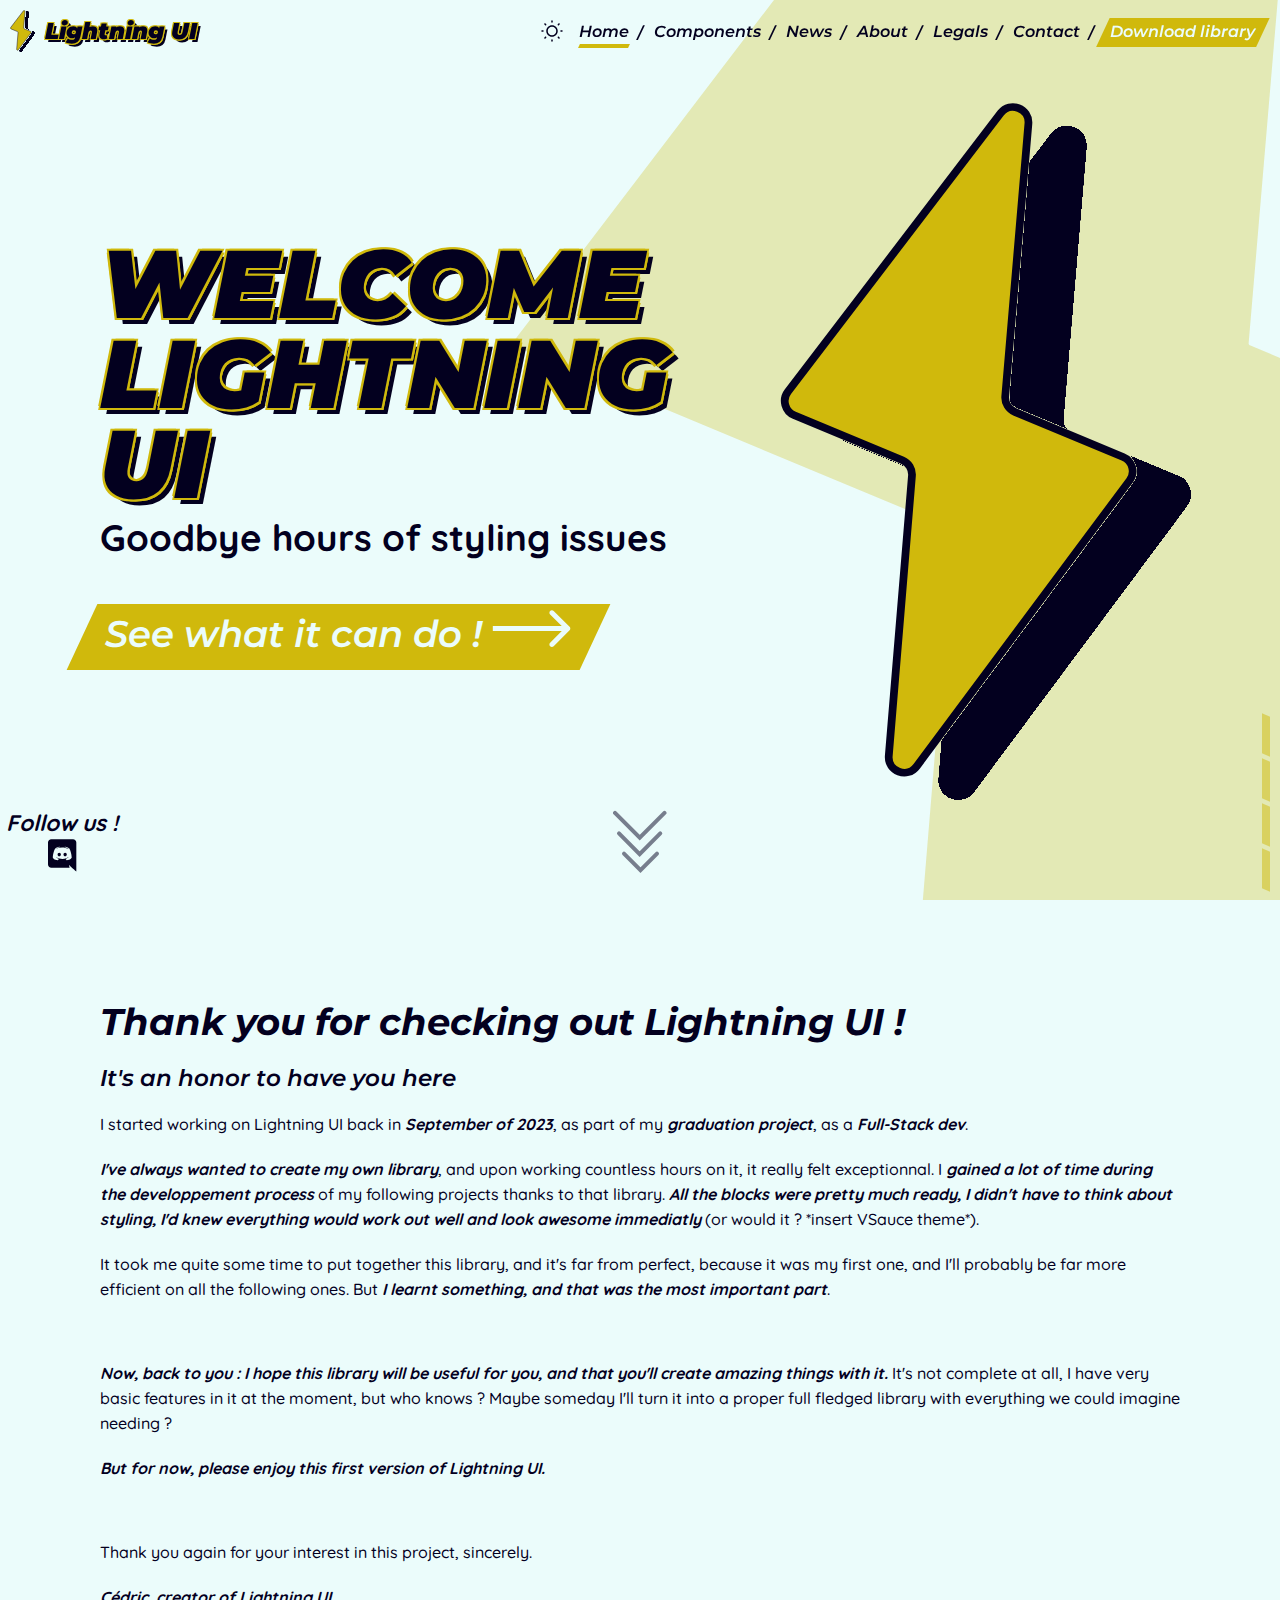
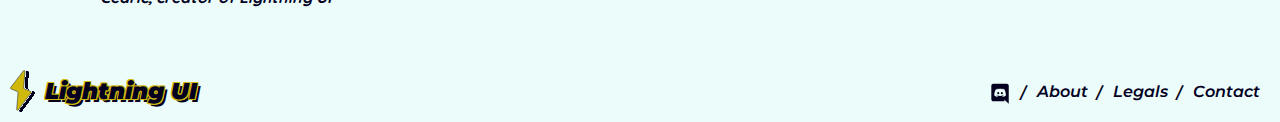
<file: index.html>
<!DOCTYPE html>
<html lang="en">

<head>
    <meta charset="UTF-8">
    <meta name="viewport" content="width=device-width,initial-scale=1">
    <link rel="shortcut icon" type="image/svg+xml" href="./assets/logoLight.svg" alt="Favicon">
    <link rel="stylesheet" href="./style.css">
    <script src="./script.js" defer></script>
    <meta name="description"
        content="Create beautiful, eye-catching, responsive, lightning fast websites with Lightning UI, an highly customizable component library built with modern CSS and JS.">
    <meta name="keywords"
        content="web development, components, component library, CSS, JS, carousel, animations, CTA, download, customizable">
    <title>Lightning UI - The beginner friendly component library</title>
</head>

<body class="preload">
    <div class="socials">
        <p>Follow us !</p>
        <div class="icons"><a id="DiscordSocials" href="https://discord.gg/URGXAVbPYj"
                title="Join our Discord server"><svg alt="Discord logo" width="39" height="40" viewBox="0 0 39 40"
                    fill="none" xmlns="http://www.w3.org/2000/svg">
                    <path
                        d="M24.1912 19.556C24.1912 20.5429 23.4632 21.3519 22.541 21.3519C21.6349 21.3519 20.8907 20.5429 20.8907 19.556C20.8907 18.5691 21.6188 17.7601 22.541 17.7601C23.4632 17.7601 24.1912 18.5691 24.1912 19.556ZM16.6356 17.7601C15.7134 17.7601 14.9853 18.5691 14.9853 19.556C14.9853 20.5429 15.7295 21.3519 16.6356 21.3519C17.5578 21.3519 18.2858 20.5429 18.2858 19.556C18.302 18.5691 17.5578 17.7601 16.6356 17.7601ZM33.7208 7.5187V36.5441C29.6448 32.9421 30.9483 34.1344 26.2136 29.7327L27.0711 32.7258H8.72396C6.89571 32.7258 5.40723 31.2374 5.40723 29.3929V7.5187C5.40723 5.67427 6.89571 4.18579 8.72396 4.18579H30.404C32.2323 4.18579 33.7208 5.67427 33.7208 7.5187ZM29.1097 22.8566C29.1097 17.6469 26.7799 13.4241 26.7799 13.4241C24.4501 11.6767 22.2336 11.7253 22.2336 11.7253L22.0071 11.9841C24.7575 12.8255 26.0357 14.0389 26.0357 14.0389C22.1924 11.9325 17.6779 11.9321 13.9498 13.5697C13.3512 13.8448 12.9953 14.0389 12.9953 14.0389C12.9953 14.0389 14.3381 12.7607 17.2504 11.9194L17.0886 11.7253C17.0886 11.7253 14.872 11.6767 12.5422 13.4241C12.5422 13.4241 10.2124 17.6469 10.2124 22.8566C10.2124 22.8566 11.5715 25.2025 15.1471 25.3158C15.1471 25.3158 15.7457 24.5877 16.2311 23.9729C14.1763 23.3581 13.3997 22.0638 13.3997 22.0638C13.6377 22.2304 14.0302 22.4463 14.0631 22.4682C16.7939 23.9976 20.673 24.4986 24.1589 23.0345C24.7252 22.8242 25.3561 22.5168 26.0195 22.0799C26.0195 22.0799 25.2105 23.4066 23.0911 24.0053C23.5764 24.6201 24.1589 25.3158 24.1589 25.3158C27.7345 25.2025 29.1097 22.8566 29.1097 22.8566V22.8566Z"
                        fill="black" />
                </svg></a></div>
    </div>
    <div class="overflay"><a href="#" title="Get back to the top of the page"><svg alt="Arrows" class="scrollArrows"
                width="54" height="64" viewBox="0 0 54 64" fill="none" xmlns="http://www.w3.org/2000/svg">
                <path d="M11 43.7L27.5 60.2L44 43.7" stroke="#03001F" stroke-width="4" stroke-linecap="round" />
                <path d="M6 23.45L26.625 44.075L47.25 23.45" stroke="#03001F" stroke-width="4" stroke-linecap="round" />
                <path d="M2 2.94995L26.75 27.7L51.5 2.94995" stroke="#03001F" stroke-width="4" stroke-linecap="round" />
            </svg></a></div>
    <header>
        <nav>
            <div class="logo"><img class="logoLight" src="./assets/logoLight.svg" alt="Lightning UI Logo"> <img
                    class="logoDark" src="./assets/logoDark.svg" alt="Lightning UI Logo">
                <div class="branding">
                    <h1>Lightning UI</h1><span>|</span>
                    <p>V2.0.0 - <a href="https://www.weather.gov/otx/Glossary_of_Weather_Terms"
                            title="Discover the version name's meaning">Jet Stream</a></p>
                </div>
            </div>
            <div class="navbar">
                <ul class="links">
                    <li><button class="navbarToggle" aria-label="Hamburger menu"><svg alt="Hamburger menu"
                                class="navbarToggleSVG toggle" style="scale:1.2;transform:translateY(2px)" width="24"
                                height="24" viewBox="0 0 24 24" fill="none" xmlns="http://www.w3.org/2000/svg">
                                <path fill-rule="evenodd" clip-rule="evenodd"
                                    d="M19.75 12C19.75 11.5858 19.4142 11.25 19 11.25H5C4.58579 11.25 4.25 11.5858 4.25 12C4.25 12.4142 4.58579 12.75 5 12.75H19C19.4142 12.75 19.75 12.4142 19.75 12Z"
                                    fill="#deff0a" />
                                <path fill-rule="evenodd" clip-rule="evenodd"
                                    d="M19.75 7C19.75 6.58579 19.4142 6.25 19 6.25H5C4.58579 6.25 4.25 6.58579 4.25 7C4.25 7.41421 4.58579 7.75 5 7.75H19C19.4142 7.75 19.75 7.41421 19.75 7Z"
                                    fill="#deff0a" />
                                <path fill-rule="evenodd" clip-rule="evenodd"
                                    d="M19.75 17C19.75 16.5858 19.4142 16.25 19 16.25H5C4.58579 16.25 4.25 16.5858 4.25 17C4.25 17.4142 4.58579 17.75 5 17.75H19C19.4142 17.75 19.75 17.4142 19.75 17Z"
                                    fill="#deff0a" />
                            </svg> <svg alt="Close hamburger menu" class="navbarToggleSVG"
                                style="scale:1.8;transform:translateY(1.5px)" width="24" height="24" viewBox="0 0 24 24"
                                fill="none" xmlns="http://www.w3.org/2000/svg">
                                <path d="M8.46445 15.5354L15.5355 8.46436" stroke="#deff0a" stroke-width="1.5"
                                    stroke-linecap="round" />
                                <path d="M8.46446 8.46458L15.5355 15.5356" stroke="#deff0a" stroke-width="1.5"
                                    stroke-linecap="round" />
                            </svg></button></li>
                    <li><button class="darkModeToggle" aria-label="Dark mode toggle"><svg alt="Dark mode - moon"
                                class="darkModeToggleSVG" id="moon" width="24" height="24" viewBox="0 0 24 24"
                                fill="none" xmlns="http://www.w3.org/2000/svg">
                                <path fill-rule="evenodd" clip-rule="evenodd"
                                    d="M11.4863 4.76792C7.72194 5.03144 4.75 8.16865 4.75 12C4.75 16.0041 7.99594 19.25 12 19.25C15.2079 19.25 17.9297 17.1662 18.8848 14.2787C18.1497 14.5824 17.3441 14.75 16.5 14.75C13.0482 14.75 10.25 11.9518 10.25 8.5C10.25 7.10086 10.7101 5.80909 11.4863 4.76792ZM3.25 12C3.25 7.16751 7.16751 3.25 12 3.25C12.4496 3.25 12.8918 3.28398 13.3239 3.34962C13.6229 3.39503 13.8654 3.61553 13.9388 3.90886C14.0123 4.20219 13.9025 4.51095 13.6602 4.69194C12.4992 5.55935 11.75 6.94208 11.75 8.5C11.75 11.1234 13.8766 13.25 16.5 13.25C17.6342 13.25 18.6738 12.8534 19.4905 12.1906C19.7252 12.0002 20.0513 11.9692 20.3176 12.1121C20.584 12.255 20.7386 12.5437 20.7097 12.8446C20.2843 17.2812 16.5477 20.75 12 20.75C7.16751 20.75 3.25 16.8325 3.25 12Z"
                                    fill="#deff0a" />
                            </svg> <svg alt="Light mode - sun" class="darkModeToggleSVG toggle" id="sun" width="24"
                                height="24" viewBox="0 0 24 24" fill="none" xmlns="http://www.w3.org/2000/svg">
                                <path
                                    d="M12 1.25C12.4142 1.25 12.75 1.58579 12.75 2V3C12.75 3.41421 12.4142 3.75 12 3.75C11.5858 3.75 11.25 3.41421 11.25 3V2C11.25 1.58579 11.5858 1.25 12 1.25Z"
                                    fill="black" />
                                <path fill-rule="evenodd" clip-rule="evenodd"
                                    d="M6.25 12C6.25 8.82436 8.82436 6.25 12 6.25C15.1756 6.25 17.75 8.82436 17.75 12C17.75 15.1756 15.1756 17.75 12 17.75C8.82436 17.75 6.25 15.1756 6.25 12ZM12 7.75C9.65279 7.75 7.75 9.65279 7.75 12C7.75 14.3472 9.65279 16.25 12 16.25C14.3472 16.25 16.25 14.3472 16.25 12C16.25 9.65279 14.3472 7.75 12 7.75Z"
                                    fill="black" />
                                <path
                                    d="M5.45928 4.39862C5.16638 4.10573 4.69151 4.10573 4.39862 4.39862C4.10572 4.69152 4.10572 5.16639 4.39862 5.45929L5.10572 6.16639C5.39862 6.45929 5.87349 6.45929 6.16638 6.16639C6.45928 5.8735 6.45928 5.39862 6.16638 5.10573L5.45928 4.39862Z"
                                    fill="black" />
                                <path
                                    d="M22.75 12C22.75 12.4142 22.4142 12.75 22 12.75H21C20.5858 12.75 20.25 12.4142 20.25 12C20.25 11.5858 20.5858 11.25 21 11.25H22C22.4142 11.25 22.75 11.5858 22.75 12Z"
                                    fill="black" />
                                <path
                                    d="M19.6014 5.45928C19.8943 5.16638 19.8943 4.69151 19.6014 4.39862C19.3085 4.10572 18.8336 4.10572 18.5407 4.39862L17.8336 5.10572C17.5407 5.39862 17.5407 5.87349 17.8336 6.16638C18.1265 6.45928 18.6014 6.45928 18.8943 6.16638L19.6014 5.45928Z"
                                    fill="black" />
                                <path
                                    d="M12 20.25C12.4142 20.25 12.75 20.5858 12.75 21V22C12.75 22.4142 12.4142 22.75 12 22.75C11.5858 22.75 11.25 22.4142 11.25 22V21C11.25 20.5858 11.5858 20.25 12 20.25Z"
                                    fill="black" />
                                <path
                                    d="M18.8943 17.8336C18.6014 17.5407 18.1266 17.5407 17.8337 17.8336C17.5408 18.1265 17.5408 18.6014 17.8337 18.8943L18.5408 19.6014C18.8337 19.8943 19.3085 19.8943 19.6014 19.6014C19.8943 19.3085 19.8943 18.8336 19.6014 18.5407L18.8943 17.8336Z"
                                    fill="black" />
                                <path
                                    d="M3.75 12C3.75 12.4142 3.41421 12.75 3 12.75H2C1.58579 12.75 1.25 12.4142 1.25 12C1.25 11.5858 1.58579 11.25 2 11.25H3C3.41421 11.25 3.75 11.5858 3.75 12Z"
                                    fill="black" />
                                <path
                                    d="M6.16632 18.8943C6.45921 18.6014 6.45921 18.1265 6.16632 17.8336C5.87342 17.5407 5.39855 17.5407 5.10566 17.8336L4.39855 18.5407C4.10566 18.8336 4.10566 19.3085 4.39855 19.6014C4.69144 19.8943 5.16632 19.8943 5.45921 19.6014L6.16632 18.8943Z"
                                    fill="black" />
                            </svg></button></li>
                    <li><a href="./" class="link active" title="Access the home page">Home</a></li><span
                        class="navbarSeparator">|</span>
                    <li><a href="./pages/components.html" class="link" title="Access the components page">Components</a>
                        <ul class="dropdown">
                            <li><a href="./pages/hero.html" class="link"
                                    title="Access the hero components page">Hero</a></li>
                            <li><a href="./pages/main.html" class="link"
                                    title="Access the main components page">Main</a>
                            </li>
                            <li><a href="./pages/special.html" class="link"
                                    title="Access the special components page">Special</a>
                            </li>
                        </ul>
                    </li><span class="navbarSeparator">|</span>
                    <li><a href="./pages/news.html" class="link" title="Access the news page">News</a></li><span
                        class="navbarSeparator">|</span>
                    <li><a href="./pages/about.html" class="link" title="Access the about page">About</a></li><span
                        class="navbarSeparator">|</span>
                    <li><a href="./pages/legals.html" class="link" title="Access the legals page">Legals</a></li><span
                        class="navbarSeparator">|</span>
                    <li><a href="./pages/contact.html" class="link" title="Access the contact page">Contact</a></li>
                    <span class="navbarSeparator">|</span>
                    <li><button class="navCTA"><a href="./Lightning_UI.zip" download="Lightning_UI_Library" class="link"
                                title="Download the library">Download library</a></button></li>
                </ul>
            </div>
        </nav>
    </header>
    <main>
        <div class="carousel autoplay"><button class="carousel__button carousel__button--left hidden"
                style="display:none"><i class="fas fa-angle-left"></i></button>
            <div class="carousel__track-container">
                <ul class="hero carousel__track">
                    <li class="carousel__slide current-slide"><svg alt="Carousel background - Lightning" width="1178"
                            height="2379" viewBox="0 0 1178 2379" fill="none" xmlns="http://www.w3.org/2000/svg">
                            <path
                                d="M0.572514 1081.75L824.525 1.4578C825.738 -0.132899 828.277 0.846215 828.108 2.83964L736.623 1082.36C736.55 1083.22 737.044 1084.04 737.847 1084.37L1176.64 1267.2C1177.84 1267.7 1178.25 1269.2 1177.47 1270.24L353.487 2378.04C352.286 2379.66 349.723 2378.69 349.889 2376.69L441.38 1269.64C441.452 1268.77 440.957 1267.96 440.156 1267.63L1.39353 1084.81C0.183462 1084.31 -0.222487 1082.79 0.572514 1081.75Z"
                                fill="" />
                        </svg>
                        <div class="hero">
                            <h2>Welcome Lightning UI</h2>
                            <p>Goodbye hours of styling issues</p><button><a href="./pages/components.html"
                                    title="Access the components page">See what it can do ! <svg alt="Arrow"
                                        class="ctaArrow" width="79" height="37" viewBox="0 0 79 37" fill="none"
                                        xmlns="http://www.w3.org/2000/svg">
                                        <path
                                            d="M77.5815 20.3378C78.5578 19.3615 78.5578 17.7786 77.5815 16.8023L61.6716 0.892399C60.6953 -0.0839119 59.1124 -0.0839119 58.1361 0.892399C57.1597 1.86871 57.1597 3.45162 58.1361 4.42793L72.2782 18.5701L58.1361 32.7122C57.1597 33.6885 57.1597 35.2714 58.1361 36.2477C59.1124 37.224 60.6953 37.224 61.6716 36.2477L77.5815 20.3378ZM0.813721 21.0701H75.8137V16.0701H0.813721V21.0701Z"
                                            fill="#DEFF0A" />
                                    </svg></a></button>
                        </div><img src="./assets/logoLight.svg" alt="Lightning UI logo" style="scale:.8">
                    </li>
                    <li class="carousel__slide"><svg alt="Carousel background - Lightning" width="1178" height="2379"
                            viewBox="0 0 1178 2379" fill="none" xmlns="http://www.w3.org/2000/svg">
                            <path
                                d="M0.572514 1081.75L824.525 1.4578C825.738 -0.132899 828.277 0.846215 828.108 2.83964L736.623 1082.36C736.55 1083.22 737.044 1084.04 737.847 1084.37L1176.64 1267.2C1177.84 1267.7 1178.25 1269.2 1177.47 1270.24L353.487 2378.04C352.286 2379.66 349.723 2378.69 349.889 2376.69L441.38 1269.64C441.452 1268.77 440.957 1267.96 440.156 1267.63L1.39353 1084.81C0.183462 1084.31 -0.222487 1082.79 0.572514 1081.75Z"
                                fill="" />
                        </svg>
                        <div class="hero">
                            <h2>Eco friendly<br>Performance optimized</h2>
                            <p>100% SEO and Accessibility scores</p><button><a href="./pages/news.html"
                                    title="Access the news page">Get more details <svg alt="Arrow" class="ctaArrow"
                                        width="79" height="37" viewBox="0 0 79 37" fill="none"
                                        xmlns="http://www.w3.org/2000/svg">
                                        <path
                                            d="M77.5815 20.3378C78.5578 19.3615 78.5578 17.7786 77.5815 16.8023L61.6716 0.892399C60.6953 -0.0839119 59.1124 -0.0839119 58.1361 0.892399C57.1597 1.86871 57.1597 3.45162 58.1361 4.42793L72.2782 18.5701L58.1361 32.7122C57.1597 33.6885 57.1597 35.2714 58.1361 36.2477C59.1124 37.224 60.6953 37.224 61.6716 36.2477L77.5815 20.3378ZM0.813721 21.0701H75.8137V16.0701H0.813721V21.0701Z"
                                            fill="#DEFF0A" />
                                    </svg></a></button>
                        </div><img src="./assets/logoLight.svg" alt="Lightning UI logo" style="scale:.8">
                    </li>
                    <li class="carousel__slide reversed"><svg alt="Carousel background - Lightning" width="1178"
                            height="2379" viewBox="0 0 1178 2379" fill="none" xmlns="http://www.w3.org/2000/svg">
                            <path
                                d="M0.572514 1081.75L824.525 1.4578C825.738 -0.132899 828.277 0.846215 828.108 2.83964L736.623 1082.36C736.55 1083.22 737.044 1084.04 737.847 1084.37L1176.64 1267.2C1177.84 1267.7 1178.25 1269.2 1177.47 1270.24L353.487 2378.04C352.286 2379.66 349.723 2378.69 349.889 2376.69L441.38 1269.64C441.452 1268.77 440.957 1267.96 440.156 1267.63L1.39353 1084.81C0.183462 1084.31 -0.222487 1082.79 0.572514 1081.75Z"
                                fill="" />
                        </svg>
                        <div class="hero">
                            <h2>Comprehensive Impressive Intuitive</h2>
                            <p>Quick startup and easy customization</p><button><a href="./pages/quickStart.html"
                                    title="Get started with Lightning UI">Try it out ! <svg alt="Arrow" class="ctaArrow"
                                        width="79" height="37" viewBox="0 0 79 37" fill="none"
                                        xmlns="http://www.w3.org/2000/svg">
                                        <path
                                            d="M77.5815 20.3378C78.5578 19.3615 78.5578 17.7786 77.5815 16.8023L61.6716 0.892399C60.6953 -0.0839119 59.1124 -0.0839119 58.1361 0.892399C57.1597 1.86871 57.1597 3.45162 58.1361 4.42793L72.2782 18.5701L58.1361 32.7122C57.1597 33.6885 57.1597 35.2714 58.1361 36.2477C59.1124 37.224 60.6953 37.224 61.6716 36.2477L77.5815 20.3378ZM0.813721 21.0701H75.8137V16.0701H0.813721V21.0701Z"
                                            fill="#DEFF0A" />
                                    </svg></a></button>
                        </div><img src="./assets/logoDark.svg" alt="Lightning UI logo" style="scale:.8">
                    </li>
                    <li class="carousel__slide"><svg alt="Carousel background - Lightning" width="1178" height="2379"
                            viewBox="0 0 1178 2379" fill="none" xmlns="http://www.w3.org/2000/svg">
                            <path
                                d="M0.572514 1081.75L824.525 1.4578C825.738 -0.132899 828.277 0.846215 828.108 2.83964L736.623 1082.36C736.55 1083.22 737.044 1084.04 737.847 1084.37L1176.64 1267.2C1177.84 1267.7 1178.25 1269.2 1177.47 1270.24L353.487 2378.04C352.286 2379.66 349.723 2378.69 349.889 2376.69L441.38 1269.64C441.452 1268.77 440.957 1267.96 440.156 1267.63L1.39353 1084.81C0.183462 1084.31 -0.222487 1082.79 0.572514 1081.75Z"
                                fill="" />
                        </svg>
                        <div class="hero">
                            <h2>Built with customization at its core</h2>
                            <p>Written in pure CSS and JS<br>variables based</p><button><a href="./pages/about.html"
                                    title="Access the about page">Learn more <svg class="ctaArrow" alt="Arrow"
                                        width="79" height="37" viewBox="0 0 79 37" fill="none"
                                        xmlns="http://www.w3.org/2000/svg">
                                        <path
                                            d="M77.5815 20.3378C78.5578 19.3615 78.5578 17.7786 77.5815 16.8023L61.6716 0.892399C60.6953 -0.0839119 59.1124 -0.0839119 58.1361 0.892399C57.1597 1.86871 57.1597 3.45162 58.1361 4.42793L72.2782 18.5701L58.1361 32.7122C57.1597 33.6885 57.1597 35.2714 58.1361 36.2477C59.1124 37.224 60.6953 37.224 61.6716 36.2477L77.5815 20.3378ZM0.813721 21.0701H75.8137V16.0701H0.813721V21.0701Z"
                                            fill="#DEFF0A" />
                                    </svg></a></button>
                        </div><img src="./assets/logoLight.svg" alt="Lightning UI logo" style="scale:.8">
                    </li>
                </ul>
            </div><button class="carousel__button carousel__button--right" style="display:none"><i
                    class="fas fa-angle-right"></i></button>
            <div class="carousel__nav"><!-- <button class="carousel__indicator current-slide"></button>
                <button class="carousel__indicator"></button>
                <button class="carousel__indicator"></button>
                <button class="carousel__indicator"></button> --></div>
        </div>
        <div class="content fit">
            <h2>Thank you for checking out Lightning UI !</h2>
            <h3>It's an honor to have you here</h3>
            <p>I started working on Lightning UI back in <span>September of 2023</span>, as part of my <span>graduation
                    project</span>, as a <span>Full-Stack dev</span>.</p>
            <p><span>I've always wanted to create my own library</span>, and upon working countless hours on it, it
                really felt exceptionnal. I <span>gained a lot of time during the developpement process</span> of my
                following projects thanks to that library. <span>All the blocks were pretty much ready, I didn't have to
                    think about styling, I'd knew everything would work out well and look awesome immediatly</span> (or
                would it ? *insert VSauce theme*).</p>
            <p>It took me quite some time to put together this library, and it's far from perfect, because it was my
                first one, and I'll probably be far more efficient on all the following ones. But <span>I learnt
                    something, and that was the most important part</span>.</p><br>
            <p><span>Now, back to you : I hope this library will be useful for you, and that you'll create amazing
                    things with it.</span> It's not complete at all, I have very basic features in it at the moment, but
                who knows ? Maybe someday I'll turn it into a proper full fledged library with everything we could
                imagine needing ?</p>
            <p><span>But for now, please enjoy this first version of Lightning UI.</span></p><br>
            <p>Thank you again for your interest in this project, sincerely.</p>
            <p><span>Cédric, creator of Lightning UI</span></p>
        </div>
    </main>
    <footer>
        <nav>
            <div class="logo"><img class="logoLight" src="./assets/logoLight.svg" alt="Lightning UI Logo"> <img
                    class="logoDark" src="./assets/logoDark.svg" alt="Lightning UI Logo">
                <div class="branding">
                    <h1>Lightning UI</h1>
                </div>
            </div>
            <div class="navbar">
                <ul class="links">
                    <li><a id="Discord" href="https://discord.gg/URGXAVbPYj" title="Join our Discord server"><svg
                                alt="Discord logo" style="transform:translateY(4px)" width="24" height="25"
                                viewBox="0 0 39 40" fill="none" xmlns="http://www.w3.org/2000/svg">
                                <path
                                    d="M24.1912 19.556C24.1912 20.5429 23.4632 21.3519 22.541 21.3519C21.6349 21.3519 20.8907 20.5429 20.8907 19.556C20.8907 18.5691 21.6188 17.7601 22.541 17.7601C23.4632 17.7601 24.1912 18.5691 24.1912 19.556ZM16.6356 17.7601C15.7134 17.7601 14.9853 18.5691 14.9853 19.556C14.9853 20.5429 15.7295 21.3519 16.6356 21.3519C17.5578 21.3519 18.2858 20.5429 18.2858 19.556C18.302 18.5691 17.5578 17.7601 16.6356 17.7601ZM33.7208 7.5187V36.5441C29.6448 32.9421 30.9483 34.1344 26.2136 29.7327L27.0711 32.7258H8.72396C6.89571 32.7258 5.40723 31.2374 5.40723 29.3929V7.5187C5.40723 5.67427 6.89571 4.18579 8.72396 4.18579H30.404C32.2323 4.18579 33.7208 5.67427 33.7208 7.5187ZM29.1097 22.8566C29.1097 17.6469 26.7799 13.4241 26.7799 13.4241C24.4501 11.6767 22.2336 11.7253 22.2336 11.7253L22.0071 11.9841C24.7575 12.8255 26.0357 14.0389 26.0357 14.0389C22.1924 11.9325 17.6779 11.9321 13.9498 13.5697C13.3512 13.8448 12.9953 14.0389 12.9953 14.0389C12.9953 14.0389 14.3381 12.7607 17.2504 11.9194L17.0886 11.7253C17.0886 11.7253 14.872 11.6767 12.5422 13.4241C12.5422 13.4241 10.2124 17.6469 10.2124 22.8566C10.2124 22.8566 11.5715 25.2025 15.1471 25.3158C15.1471 25.3158 15.7457 24.5877 16.2311 23.9729C14.1763 23.3581 13.3997 22.0638 13.3997 22.0638C13.6377 22.2304 14.0302 22.4463 14.0631 22.4682C16.7939 23.9976 20.673 24.4986 24.1589 23.0345C24.7252 22.8242 25.3561 22.5168 26.0195 22.0799C26.0195 22.0799 25.2105 23.4066 23.0911 24.0053C23.5764 24.6201 24.1589 25.3158 24.1589 25.3158C27.7345 25.2025 29.1097 22.8566 29.1097 22.8566V22.8566Z"
                                    fill="black" />
                            </svg></a></li><span class="navbarSeparator">|</span>
                    <li><a href="./pages/about.html" class="link" title="Access the about page">About</a></li><span
                        class="navbarSeparator">|</span>
                    <li><a href="./pages/legals.html" class="link" title="Access the legals page">Legals</a></li><span
                        class="navbarSeparator">|</span>
                    <li><a href="./pages/contact.html" class="link" title="Access the contact page">Contact</a></li>
                </ul>
            </div>
        </nav>
    </footer>
</body>

</html>
</file>
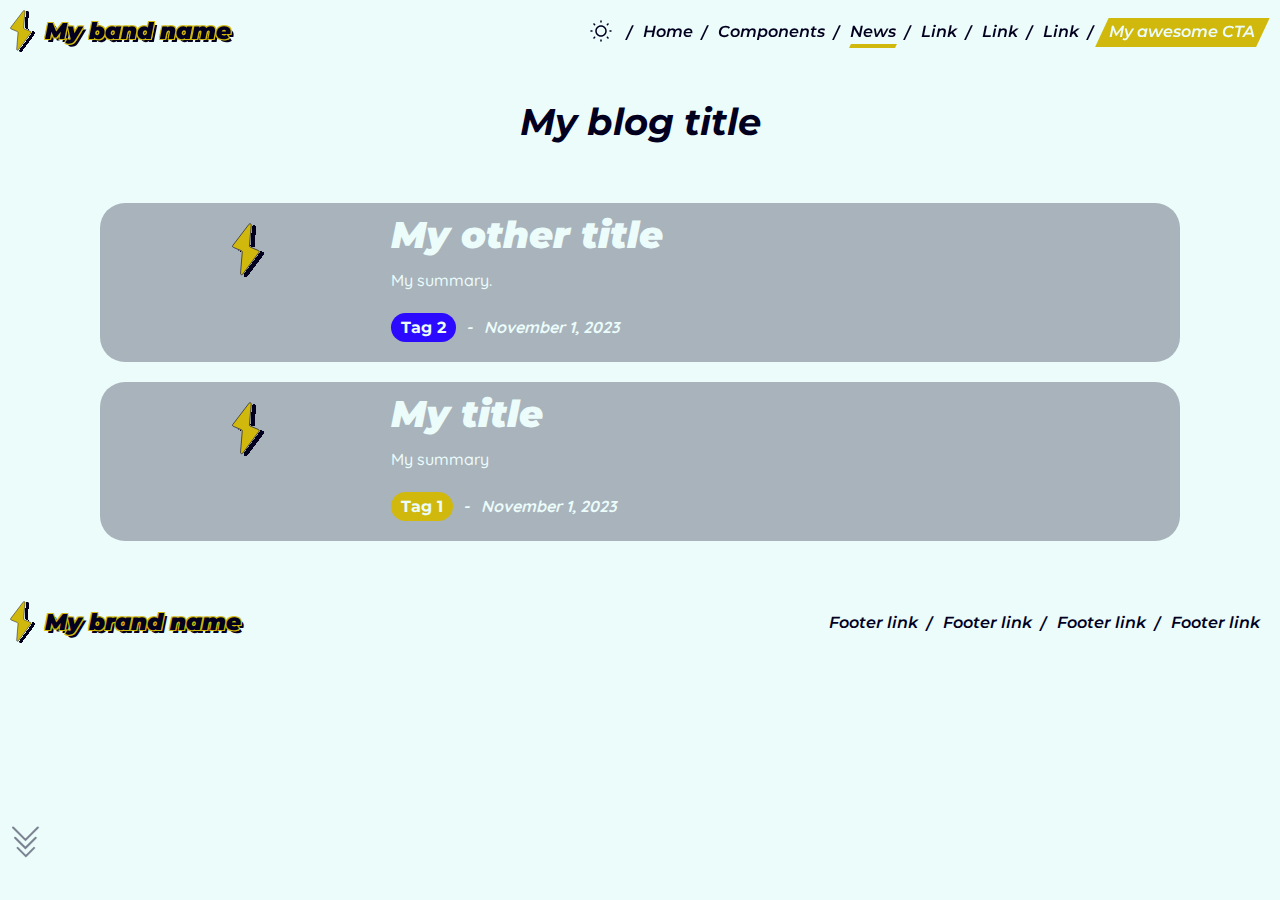
<file: Lightning_UI/news.html>
<!DOCTYPE html>
<html lang="en">

<head>
    <meta charset="UTF-8">
    <meta name="viewport" content="width=device-width, initial-scale=1.0">
    <link rel="shortcut icon" type="image/svg+xml" href="assets/logoLight.svg" alt="Favicon" />
    <link rel="stylesheet" href="style.css">
    <script src="blogData.js" defer></script>
    <script src="script.js" defer></script>
    <meta name="description"
        content="Stay up to date with my brand name by reading our blog posts on the news page ! Each time a new release is out, this page will be updated.">
    <meta name="keywords" content="keyword1, keyword2, keyword3, ...">
    <title>My brand name - News : Stay up to date with it</title>
</head>

<body class="preload">
    <div class="overflay">
        <a href="#" title="Goes nowhere">
            <svg alt="Arrows" class="scrollArrows" width="54" height="64" viewBox="0 0 54 64" fill="none"
                xmlns="http://www.w3.org/2000/svg">
                <path d="M11 43.7L27.5 60.2L44 43.7" stroke="#03001F" stroke-width="4" stroke-linecap="round" />
                <path d="M6 23.45L26.625 44.075L47.25 23.45" stroke="#03001F" stroke-width="4" stroke-linecap="round" />
                <path d="M2 2.94995L26.75 27.7L51.5 2.94995" stroke="#03001F" stroke-width="4" stroke-linecap="round" />
            </svg>
        </a>
    </div>
    <header>
        <nav>
            <div class="logo">
                <img class="logoLight" src="./assets/logoLight.svg" alt="My brand name Logo">
                <img class="logoDark" src="./assets/logoDark.svg" alt="My brand name Logo">
                <div class="branding">
                    <h1>My band name</h1>
                    <span>|</span>
                    <p>My catchphrase</p>
                </div>
            </div>
            <div class="navbar">
                <ul class="links">
                    <li><button class="navbarToggle" aria-label="Hamburger menu">
                            <svg alt="Hamburger menu" class="navbarToggleSVG toggle"
                                style="scale: 1.2;transform: translateY(2px);" width="24" height="24"
                                viewBox="0 0 24 24" fill="none" xmlns="http://www.w3.org/2000/svg">
                                <path fill-rule="evenodd" clip-rule="evenodd"
                                    d="M19.75 12C19.75 11.5858 19.4142 11.25 19 11.25H5C4.58579 11.25 4.25 11.5858 4.25 12C4.25 12.4142 4.58579 12.75 5 12.75H19C19.4142 12.75 19.75 12.4142 19.75 12Z"
                                    fill="#deff0a" />
                                <path fill-rule="evenodd" clip-rule="evenodd"
                                    d="M19.75 7C19.75 6.58579 19.4142 6.25 19 6.25H5C4.58579 6.25 4.25 6.58579 4.25 7C4.25 7.41421 4.58579 7.75 5 7.75H19C19.4142 7.75 19.75 7.41421 19.75 7Z"
                                    fill="#deff0a" />
                                <path fill-rule="evenodd" clip-rule="evenodd"
                                    d="M19.75 17C19.75 16.5858 19.4142 16.25 19 16.25H5C4.58579 16.25 4.25 16.5858 4.25 17C4.25 17.4142 4.58579 17.75 5 17.75H19C19.4142 17.75 19.75 17.4142 19.75 17Z"
                                    fill="#deff0a" />
                            </svg>
                            <svg alt="Close hamburger menu" class="navbarToggleSVG"
                                style="scale: 1.8;transform: translateY(1.5px);" width="24" height="24"
                                viewBox="0 0 24 24" fill="none" xmlns="http://www.w3.org/2000/svg">
                                <path d="M8.46445 15.5354L15.5355 8.46436" stroke="#deff0a" stroke-width="1.5"
                                    stroke-linecap="round" />
                                <path d="M8.46446 8.46458L15.5355 15.5356" stroke="#deff0a" stroke-width="1.5"
                                    stroke-linecap="round" />
                            </svg>

                        </button></li>
                    <li>
                        <button class="darkModeToggle" aria-label="Dark mode toggle">
                            <svg alt="Dark mode - Moon" class="darkModeToggleSVG" id="moon" width="24" height="24"
                                viewBox="0 0 24 24" fill="none" xmlns="http://www.w3.org/2000/svg">
                                <path fill-rule="evenodd" clip-rule="evenodd"
                                    d="M11.4863 4.76792C7.72194 5.03144 4.75 8.16865 4.75 12C4.75 16.0041 7.99594 19.25 12 19.25C15.2079 19.25 17.9297 17.1662 18.8848 14.2787C18.1497 14.5824 17.3441 14.75 16.5 14.75C13.0482 14.75 10.25 11.9518 10.25 8.5C10.25 7.10086 10.7101 5.80909 11.4863 4.76792ZM3.25 12C3.25 7.16751 7.16751 3.25 12 3.25C12.4496 3.25 12.8918 3.28398 13.3239 3.34962C13.6229 3.39503 13.8654 3.61553 13.9388 3.90886C14.0123 4.20219 13.9025 4.51095 13.6602 4.69194C12.4992 5.55935 11.75 6.94208 11.75 8.5C11.75 11.1234 13.8766 13.25 16.5 13.25C17.6342 13.25 18.6738 12.8534 19.4905 12.1906C19.7252 12.0002 20.0513 11.9692 20.3176 12.1121C20.584 12.255 20.7386 12.5437 20.7097 12.8446C20.2843 17.2812 16.5477 20.75 12 20.75C7.16751 20.75 3.25 16.8325 3.25 12Z"
                                    fill="#deff0a" />
                            </svg>
                            <svg alt="Light mode - Sun" class="darkModeToggleSVG toggle" id="sun" width="24" height="24"
                                viewBox="0 0 24 24" fill="none" xmlns="http://www.w3.org/2000/svg">
                                <path
                                    d="M12 1.25C12.4142 1.25 12.75 1.58579 12.75 2V3C12.75 3.41421 12.4142 3.75 12 3.75C11.5858 3.75 11.25 3.41421 11.25 3V2C11.25 1.58579 11.5858 1.25 12 1.25Z"
                                    fill="black" />
                                <path fill-rule="evenodd" clip-rule="evenodd"
                                    d="M6.25 12C6.25 8.82436 8.82436 6.25 12 6.25C15.1756 6.25 17.75 8.82436 17.75 12C17.75 15.1756 15.1756 17.75 12 17.75C8.82436 17.75 6.25 15.1756 6.25 12ZM12 7.75C9.65279 7.75 7.75 9.65279 7.75 12C7.75 14.3472 9.65279 16.25 12 16.25C14.3472 16.25 16.25 14.3472 16.25 12C16.25 9.65279 14.3472 7.75 12 7.75Z"
                                    fill="black" />
                                <path
                                    d="M5.45928 4.39862C5.16638 4.10573 4.69151 4.10573 4.39862 4.39862C4.10572 4.69152 4.10572 5.16639 4.39862 5.45929L5.10572 6.16639C5.39862 6.45929 5.87349 6.45929 6.16638 6.16639C6.45928 5.8735 6.45928 5.39862 6.16638 5.10573L5.45928 4.39862Z"
                                    fill="black" />
                                <path
                                    d="M22.75 12C22.75 12.4142 22.4142 12.75 22 12.75H21C20.5858 12.75 20.25 12.4142 20.25 12C20.25 11.5858 20.5858 11.25 21 11.25H22C22.4142 11.25 22.75 11.5858 22.75 12Z"
                                    fill="black" />
                                <path
                                    d="M19.6014 5.45928C19.8943 5.16638 19.8943 4.69151 19.6014 4.39862C19.3085 4.10572 18.8336 4.10572 18.5407 4.39862L17.8336 5.10572C17.5407 5.39862 17.5407 5.87349 17.8336 6.16638C18.1265 6.45928 18.6014 6.45928 18.8943 6.16638L19.6014 5.45928Z"
                                    fill="black" />
                                <path
                                    d="M12 20.25C12.4142 20.25 12.75 20.5858 12.75 21V22C12.75 22.4142 12.4142 22.75 12 22.75C11.5858 22.75 11.25 22.4142 11.25 22V21C11.25 20.5858 11.5858 20.25 12 20.25Z"
                                    fill="black" />
                                <path
                                    d="M18.8943 17.8336C18.6014 17.5407 18.1266 17.5407 17.8337 17.8336C17.5408 18.1265 17.5408 18.6014 17.8337 18.8943L18.5408 19.6014C18.8337 19.8943 19.3085 19.8943 19.6014 19.6014C19.8943 19.3085 19.8943 18.8336 19.6014 18.5407L18.8943 17.8336Z"
                                    fill="black" />
                                <path
                                    d="M3.75 12C3.75 12.4142 3.41421 12.75 3 12.75H2C1.58579 12.75 1.25 12.4142 1.25 12C1.25 11.5858 1.58579 11.25 2 11.25H3C3.41421 11.25 3.75 11.5858 3.75 12Z"
                                    fill="black" />
                                <path
                                    d="M6.16632 18.8943C6.45921 18.6014 6.45921 18.1265 6.16632 17.8336C5.87342 17.5407 5.39855 17.5407 5.10566 17.8336L4.39855 18.5407C4.10566 18.8336 4.10566 19.3085 4.39855 19.6014C4.69144 19.8943 5.16632 19.8943 5.45921 19.6014L6.16632 18.8943Z"
                                    fill="black" />
                            </svg>
                        </button>
                    </li>
                    <span class="navbarSeparator">|</span>
                    <li><a href="#" class="link" title="Goes nowhere">Home</a></li>
                    <span class="navbarSeparator">|</span>
                    <li><a href="components.html" class="link" title="Access the components page">Components</a></li>
                    <span class="navbarSeparator">|</span>
                    <li><a href="news.html" class="link active" title="Access the news page">News</a></li>
                    <span class="navbarSeparator">|</span>
                    <li><a href="#" class="link" title="Goes nowhere">Link</a></li>
                    <span class="navbarSeparator">|</span>
                    <li><a href="#" class="link" title="Goes nowhere">Link</a></li>
                    <span class="navbarSeparator">|</span>
                    <li><a href="#" class="link" title="Goes nowhere">Link</a></li>
                    <span class="navbarSeparator">|</span>
                    <li><button class="navCTA"><a href="#" class="link" title="Goes nowhere">My awesome CTA</a></button>
                    </li>
                </ul>
            </div>
        </nav>
    </header>
    <main>
        <div class="content fit">
            <h2 class="accent centered">My blog title</h2>
            <br />
            <div class="blogPostCollection">
            </div>
        </div>
    </main>
    <footer>
        <nav>
            <div class="logo">
                <img class="logoLight" src="./assets/logoLight.svg" alt="My brand name Logo">
                <img class="logoDark" src="./assets/logoDark.svg" alt="My brand name Logo">
                <div class="branding">
                    <h1>My brand name</h1>
                </div>
            </div>
            <div class="navbar">
                <ul class="links">
                    <li><a href="#" class="link" title="Goes nowhere">Footer link</a></li>
                    <span class="navbarSeparator">|</span>
                    <li><a href="#" class="link" title="Goes nowhere">Footer link</a></li>
                    <span class="navbarSeparator">|</span>
                    <li><a href="#" class="link" title="Goes nowhere">Footer link</a></li>
                    <span class="navbarSeparator">|</span>
                    <li><a href="#" class="link" title="Goes nowhere">Footer link</a></li>
                </ul>
            </div>
        </nav>
    </footer>
</body>

</html>
</file>
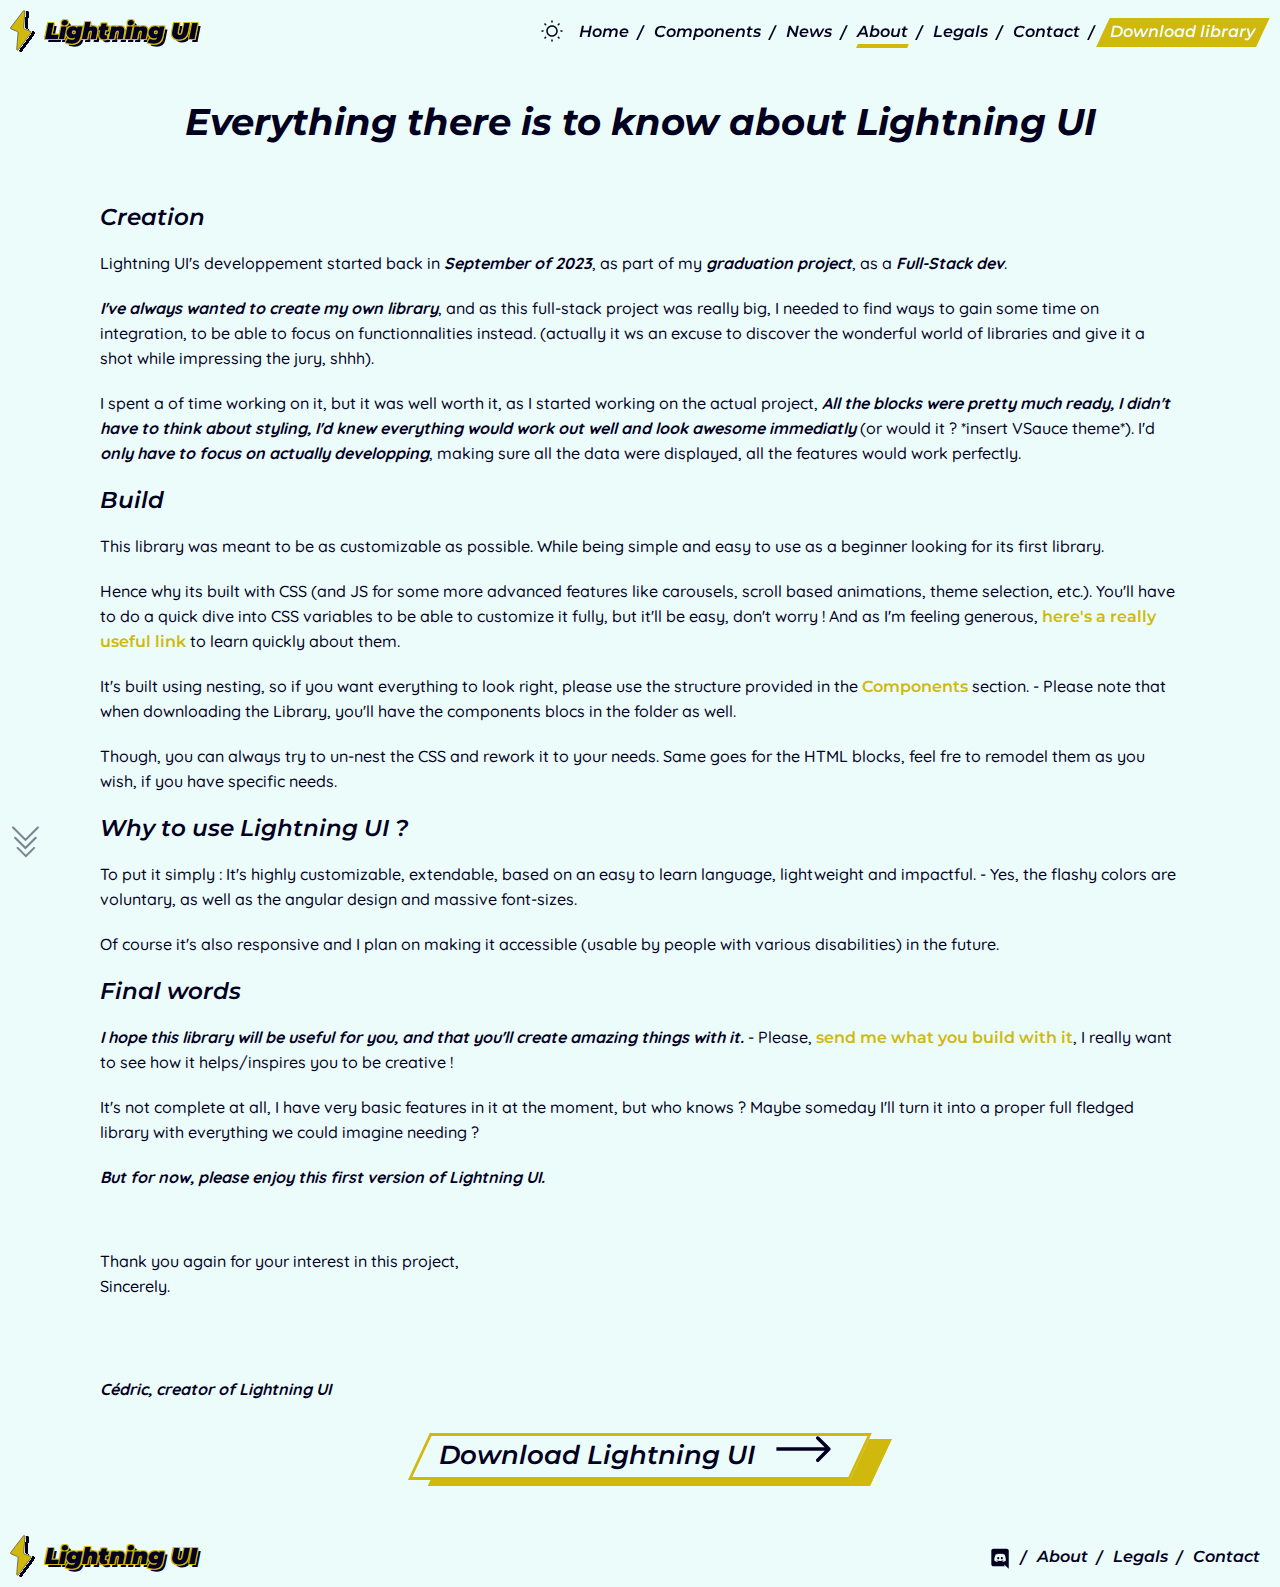
<file: pages/about.html>
<!DOCTYPE html>
<html lang="en">

<head>
  <meta charset="UTF-8">
  <meta name="viewport" content="width=device-width,initial-scale=1">
  <link rel="shortcut icon" type="image/svg+xml" href="../assets/logoLight.svg" alt="Favicon">
  <link rel="stylesheet" href="../style.css">
  <script src="../script.js" defer></script>
  <meta name="description"
    content="Feeling curious about Lightning UI ? You will find everything there is to know about the library here. From the creation process, all the way to the release.">
  <meta name="keywords"
    content="web development, components, component library, CSS, JS, carousel, animations, CTA, download, customizable">
  <title>Lightning UI - About : Learn more about Lightning UI</title>
</head>

<body class="preload">
  <div class="overflay"><a href="#" title="Get back to the top of the page"><svg alt="Arrows" class="scrollArrows"
        width="54" height="64" viewBox="0 0 54 64" fill="none" xmlns="http://www.w3.org/2000/svg">
        <path d="M11 43.7L27.5 60.2L44 43.7" stroke="#03001F" stroke-width="4" stroke-linecap="round" />
        <path d="M6 23.45L26.625 44.075L47.25 23.45" stroke="#03001F" stroke-width="4" stroke-linecap="round" />
        <path d="M2 2.94995L26.75 27.7L51.5 2.94995" stroke="#03001F" stroke-width="4" stroke-linecap="round" />
      </svg></a></div>
  <header>
    <nav>
      <div class="logo"><img class="logoLight" src="../assets/logoLight.svg" alt="Lightning UI Logo"> <img
          class="logoDark" src="../assets/logoDark.svg" alt="Lightning UI Logo">
        <div class="branding">
          <h1>Lightning UI</h1><span>|</span>
          <p>V2.0.0 - <a href="https://www.weather.gov/otx/Glossary_of_Weather_Terms"
              title="Discover the version name's meaning">Jet Stream</a></p>
        </div>
      </div>
      <div class="navbar">
        <ul class="links">
          <li><button class="navbarToggle" aria-label="Hamburger menu"><svg alt="Hamburger menu"
                class="navbarToggleSVG toggle" style="scale:1.2;transform:translateY(2px)" width="24" height="24"
                viewBox="0 0 24 24" fill="none" xmlns="http://www.w3.org/2000/svg">
                <path fill-rule="evenodd" clip-rule="evenodd"
                  d="M19.75 12C19.75 11.5858 19.4142 11.25 19 11.25H5C4.58579 11.25 4.25 11.5858 4.25 12C4.25 12.4142 4.58579 12.75 5 12.75H19C19.4142 12.75 19.75 12.4142 19.75 12Z"
                  fill="#deff0a" />
                <path fill-rule="evenodd" clip-rule="evenodd"
                  d="M19.75 7C19.75 6.58579 19.4142 6.25 19 6.25H5C4.58579 6.25 4.25 6.58579 4.25 7C4.25 7.41421 4.58579 7.75 5 7.75H19C19.4142 7.75 19.75 7.41421 19.75 7Z"
                  fill="#deff0a" />
                <path fill-rule="evenodd" clip-rule="evenodd"
                  d="M19.75 17C19.75 16.5858 19.4142 16.25 19 16.25H5C4.58579 16.25 4.25 16.5858 4.25 17C4.25 17.4142 4.58579 17.75 5 17.75H19C19.4142 17.75 19.75 17.4142 19.75 17Z"
                  fill="#deff0a" />
              </svg> <svg alt="Close hamburger menu" class="navbarToggleSVG"
                style="scale:1.8;transform:translateY(1.5px)" width="24" height="24" viewBox="0 0 24 24" fill="none"
                xmlns="http://www.w3.org/2000/svg">
                <path d="M8.46445 15.5354L15.5355 8.46436" stroke="#deff0a" stroke-width="1.5" stroke-linecap="round" />
                <path d="M8.46446 8.46458L15.5355 15.5356" stroke="#deff0a" stroke-width="1.5" stroke-linecap="round" />
              </svg></button></li>
          <li><button class="darkModeToggle" aria-label="Dark mode toggle"><svg alt="Dark mode - moon"
                class="darkModeToggleSVG" id="moon" width="24" height="24" viewBox="0 0 24 24" fill="none"
                xmlns="http://www.w3.org/2000/svg">
                <path fill-rule="evenodd" clip-rule="evenodd"
                  d="M11.4863 4.76792C7.72194 5.03144 4.75 8.16865 4.75 12C4.75 16.0041 7.99594 19.25 12 19.25C15.2079 19.25 17.9297 17.1662 18.8848 14.2787C18.1497 14.5824 17.3441 14.75 16.5 14.75C13.0482 14.75 10.25 11.9518 10.25 8.5C10.25 7.10086 10.7101 5.80909 11.4863 4.76792ZM3.25 12C3.25 7.16751 7.16751 3.25 12 3.25C12.4496 3.25 12.8918 3.28398 13.3239 3.34962C13.6229 3.39503 13.8654 3.61553 13.9388 3.90886C14.0123 4.20219 13.9025 4.51095 13.6602 4.69194C12.4992 5.55935 11.75 6.94208 11.75 8.5C11.75 11.1234 13.8766 13.25 16.5 13.25C17.6342 13.25 18.6738 12.8534 19.4905 12.1906C19.7252 12.0002 20.0513 11.9692 20.3176 12.1121C20.584 12.255 20.7386 12.5437 20.7097 12.8446C20.2843 17.2812 16.5477 20.75 12 20.75C7.16751 20.75 3.25 16.8325 3.25 12Z"
                  fill="#deff0a" />
              </svg> <svg alt="Light mode - sun" class="darkModeToggleSVG toggle" id="sun" width="24" height="24"
                viewBox="0 0 24 24" fill="none" xmlns="http://www.w3.org/2000/svg">
                <path
                  d="M12 1.25C12.4142 1.25 12.75 1.58579 12.75 2V3C12.75 3.41421 12.4142 3.75 12 3.75C11.5858 3.75 11.25 3.41421 11.25 3V2C11.25 1.58579 11.5858 1.25 12 1.25Z"
                  fill="black" />
                <path fill-rule="evenodd" clip-rule="evenodd"
                  d="M6.25 12C6.25 8.82436 8.82436 6.25 12 6.25C15.1756 6.25 17.75 8.82436 17.75 12C17.75 15.1756 15.1756 17.75 12 17.75C8.82436 17.75 6.25 15.1756 6.25 12ZM12 7.75C9.65279 7.75 7.75 9.65279 7.75 12C7.75 14.3472 9.65279 16.25 12 16.25C14.3472 16.25 16.25 14.3472 16.25 12C16.25 9.65279 14.3472 7.75 12 7.75Z"
                  fill="black" />
                <path
                  d="M5.45928 4.39862C5.16638 4.10573 4.69151 4.10573 4.39862 4.39862C4.10572 4.69152 4.10572 5.16639 4.39862 5.45929L5.10572 6.16639C5.39862 6.45929 5.87349 6.45929 6.16638 6.16639C6.45928 5.8735 6.45928 5.39862 6.16638 5.10573L5.45928 4.39862Z"
                  fill="black" />
                <path
                  d="M22.75 12C22.75 12.4142 22.4142 12.75 22 12.75H21C20.5858 12.75 20.25 12.4142 20.25 12C20.25 11.5858 20.5858 11.25 21 11.25H22C22.4142 11.25 22.75 11.5858 22.75 12Z"
                  fill="black" />
                <path
                  d="M19.6014 5.45928C19.8943 5.16638 19.8943 4.69151 19.6014 4.39862C19.3085 4.10572 18.8336 4.10572 18.5407 4.39862L17.8336 5.10572C17.5407 5.39862 17.5407 5.87349 17.8336 6.16638C18.1265 6.45928 18.6014 6.45928 18.8943 6.16638L19.6014 5.45928Z"
                  fill="black" />
                <path
                  d="M12 20.25C12.4142 20.25 12.75 20.5858 12.75 21V22C12.75 22.4142 12.4142 22.75 12 22.75C11.5858 22.75 11.25 22.4142 11.25 22V21C11.25 20.5858 11.5858 20.25 12 20.25Z"
                  fill="black" />
                <path
                  d="M18.8943 17.8336C18.6014 17.5407 18.1266 17.5407 17.8337 17.8336C17.5408 18.1265 17.5408 18.6014 17.8337 18.8943L18.5408 19.6014C18.8337 19.8943 19.3085 19.8943 19.6014 19.6014C19.8943 19.3085 19.8943 18.8336 19.6014 18.5407L18.8943 17.8336Z"
                  fill="black" />
                <path
                  d="M3.75 12C3.75 12.4142 3.41421 12.75 3 12.75H2C1.58579 12.75 1.25 12.4142 1.25 12C1.25 11.5858 1.58579 11.25 2 11.25H3C3.41421 11.25 3.75 11.5858 3.75 12Z"
                  fill="black" />
                <path
                  d="M6.16632 18.8943C6.45921 18.6014 6.45921 18.1265 6.16632 17.8336C5.87342 17.5407 5.39855 17.5407 5.10566 17.8336L4.39855 18.5407C4.10566 18.8336 4.10566 19.3085 4.39855 19.6014C4.69144 19.8943 5.16632 19.8943 5.45921 19.6014L6.16632 18.8943Z"
                  fill="black" />
              </svg></button></li>
          <li><a href="../index.html" class="link" title="Access the home page">Home</a></li><span
            class="navbarSeparator">|</span>
          <li><a href="components.html" class="link" title="Access the components page">Components</a>
            <ul class="dropdown">
              <li><a href="./hero.html" class="link" title="Access the hero components page">Hero</a></li>
              <li><a href="./main.html" class="link" title="Access the main components page">Main</a> </li>
              <li><a href="./special.html" class="link" title="Access the special components page">Special</a> </li>
            </ul>
          </li><span class="navbarSeparator">|</span>
          <li><a href="news.html" class="link" title="Access the news page">News</a></li><span
            class="navbarSeparator">|</span>
          <li><a href="about.html" class="link active" title="Access the about page">About</a></li><span
            class="navbarSeparator">|</span>
          <li><a href="legals.html" class="link" title="Access the legals page">Legals</a></li><span
            class="navbarSeparator">|</span>
          <li><a href="contact.html" class="link" title="Access the contact page">Contact</a></li><span
            class="navbarSeparator">|</span>
          <li><button class="navCTA"><a href="../Lightning_UI.zip" download="Lightning_UI_Library" class="link"
                title="Download the library">Download library</a></button></li>
        </ul>
      </div>
    </nav>
  </header>
  <main>
    <div class="content fit">
      <h2 class="accent centered">Everything there is to know about Lightning UI</h2><br>
      <h3>Creation</h3>
      <p>Lightning UI's developpement started back in <span>September of 2023</span>, as part of my
        <span>graduation project</span>, as a <span>Full-Stack dev</span>.
      </p>
      <p><span>I've always wanted to create my own library</span>, and as this full-stack project was really big,
        I needed to find ways to gain some time on integration, to be able to focus on functionnalities instead.
        (actually it ws an excuse to discover the wonderful world of libraries and give it a shot while
        impressing the jury, shhh).</p>
      <p>I spent a of time working on it, but it was well worth it, as I started working on the actual project,
        <span>All the blocks were pretty much ready, I didn't have to think about styling, I'd knew everything
          would work out well and look awesome immediatly</span> (or would it ? *insert VSauce theme*). I'd
        <span>only have to focus on actually developping</span>, making sure all the data were displayed, all
        the features would work perfectly.
      </p>
      <h3>Build</h3>
      <p>This library was meant to be as customizable as possible. While being simple and easy to use as a
        beginner looking for its first library.</p>
      <p>Hence why its built with CSS (and JS for some more advanced features like carousels, scroll based
        animations, theme selection, etc.). You'll have to do a quick dive into CSS variables to be able to
        customize it fully, but it'll be easy, don't worry ! And as I'm feeling generous, <a
          href="https://developer.mozilla.org/en-US/docs/Web/CSS/Using_CSS_custom_properties"
          title="Discover CSS custom properties">here's a really useful link</a> to learn quickly about them.
      </p>
      <p>It's built using nesting, so if you want everything to look right, please use the structure provided in
        the <a href="components.html" title="Access the components page">Components</a> section. - Please note
        that when downloading the Library, you'll have the components blocs in the folder as well.</p>
      <p>Though, you can always try to un-nest the CSS and rework it to your needs. Same goes for the HTML blocks,
        feel fre to remodel them as you wish, if you have specific needs.</p>
      <h3>Why to use Lightning UI ?</h3>
      <p>To put it simply : It's highly customizable, extendable, based on an easy to learn language, lightweight
        and impactful. - Yes, the flashy colors are voluntary, as well as the angular design and massive
        font-sizes.</p>
      <p>Of course it's also responsive and I plan on making it accessible (usable by people with various
        disabilities) in the future.</p>
      <h3>Final words</h3>
      <p><span>I hope this library will be useful for you, and that you'll create amazing things with it.</span> -
        Please, <a href="contact.html" title="Access the contact page">send me what you build with it</a>, I
        really want to see how it helps/inspires you to be creative !</p>
      <p>It's not complete at all, I have very basic features in it at the moment, but who knows ? Maybe someday
        I'll turn it into a proper full fledged library with everything we could imagine needing ?</p>
      <p><span>But for now, please enjoy this first version of Lightning UI.</span></p><br>
      <p>Thank you again for your interest in this project,<br>Sincerely.</p><br><br>
      <p><span>Cédric, creator of Lightning UI</span></p><button class="centered"><a href="../Lightning_UI.zip"
          download="Lightning_UI_Library" title="Download the library">Download Lightning UI <svg alt="Arrow"
            class="ctaArrow" width="79" height="37" viewBox="0 0 79 37" fill="none" xmlns="http://www.w3.org/2000/svg">
            <path
              d="M77.5815 20.3378C78.5578 19.3615 78.5578 17.7786 77.5815 16.8023L61.6716 0.892399C60.6953 -0.0839119 59.1124 -0.0839119 58.1361 0.892399C57.1597 1.86871 57.1597 3.45162 58.1361 4.42793L72.2782 18.5701L58.1361 32.7122C57.1597 33.6885 57.1597 35.2714 58.1361 36.2477C59.1124 37.224 60.6953 37.224 61.6716 36.2477L77.5815 20.3378ZM0.813721 21.0701H75.8137V16.0701H0.813721V21.0701Z"
              fill="#DEFF0A" />
          </svg></a></button>
    </div>
  </main>
  <footer>
    <nav>
      <div class="logo"><img class="logoLight" src="../assets/logoLight.svg" alt="Lightning UI Logo"> <img
          class="logoDark" src="../assets/logoDark.svg" alt="Lightning UI Logo">
        <div class="branding">
          <h1>Lightning UI</h1>
        </div>
      </div>
      <div class="navbar">
        <ul class="links">
          <li><a id="Discord" href="https://discord.gg/URGXAVbPYj" title="Join the Discord server"><svg
                style="transform:translateY(4px)" width="24" height="25" viewBox="0 0 39 40" alt="Discord logo"
                fill="none" xmlns="http://www.w3.org/2000/svg">
                <path
                  d="M24.1912 19.556C24.1912 20.5429 23.4632 21.3519 22.541 21.3519C21.6349 21.3519 20.8907 20.5429 20.8907 19.556C20.8907 18.5691 21.6188 17.7601 22.541 17.7601C23.4632 17.7601 24.1912 18.5691 24.1912 19.556ZM16.6356 17.7601C15.7134 17.7601 14.9853 18.5691 14.9853 19.556C14.9853 20.5429 15.7295 21.3519 16.6356 21.3519C17.5578 21.3519 18.2858 20.5429 18.2858 19.556C18.302 18.5691 17.5578 17.7601 16.6356 17.7601ZM33.7208 7.5187V36.5441C29.6448 32.9421 30.9483 34.1344 26.2136 29.7327L27.0711 32.7258H8.72396C6.89571 32.7258 5.40723 31.2374 5.40723 29.3929V7.5187C5.40723 5.67427 6.89571 4.18579 8.72396 4.18579H30.404C32.2323 4.18579 33.7208 5.67427 33.7208 7.5187ZM29.1097 22.8566C29.1097 17.6469 26.7799 13.4241 26.7799 13.4241C24.4501 11.6767 22.2336 11.7253 22.2336 11.7253L22.0071 11.9841C24.7575 12.8255 26.0357 14.0389 26.0357 14.0389C22.1924 11.9325 17.6779 11.9321 13.9498 13.5697C13.3512 13.8448 12.9953 14.0389 12.9953 14.0389C12.9953 14.0389 14.3381 12.7607 17.2504 11.9194L17.0886 11.7253C17.0886 11.7253 14.872 11.6767 12.5422 13.4241C12.5422 13.4241 10.2124 17.6469 10.2124 22.8566C10.2124 22.8566 11.5715 25.2025 15.1471 25.3158C15.1471 25.3158 15.7457 24.5877 16.2311 23.9729C14.1763 23.3581 13.3997 22.0638 13.3997 22.0638C13.6377 22.2304 14.0302 22.4463 14.0631 22.4682C16.7939 23.9976 20.673 24.4986 24.1589 23.0345C24.7252 22.8242 25.3561 22.5168 26.0195 22.0799C26.0195 22.0799 25.2105 23.4066 23.0911 24.0053C23.5764 24.6201 24.1589 25.3158 24.1589 25.3158C27.7345 25.2025 29.1097 22.8566 29.1097 22.8566V22.8566Z"
                  fill="black" />
              </svg></a></li><span class="navbarSeparator">|</span>
          <li><a href="about.html" class="link" title="Access the about page">About</a></li><span
            class="navbarSeparator">|</span>
          <li><a href="legals.html" class="link" title="Access the legals page">Legals</a></li><span
            class="navbarSeparator">|</span>
          <li><a href="contact.html" class="link" title="Access the contact page">Contact</a></li>
        </ul>
      </div>
    </nav>
  </footer>
</body>

</html>
</file>
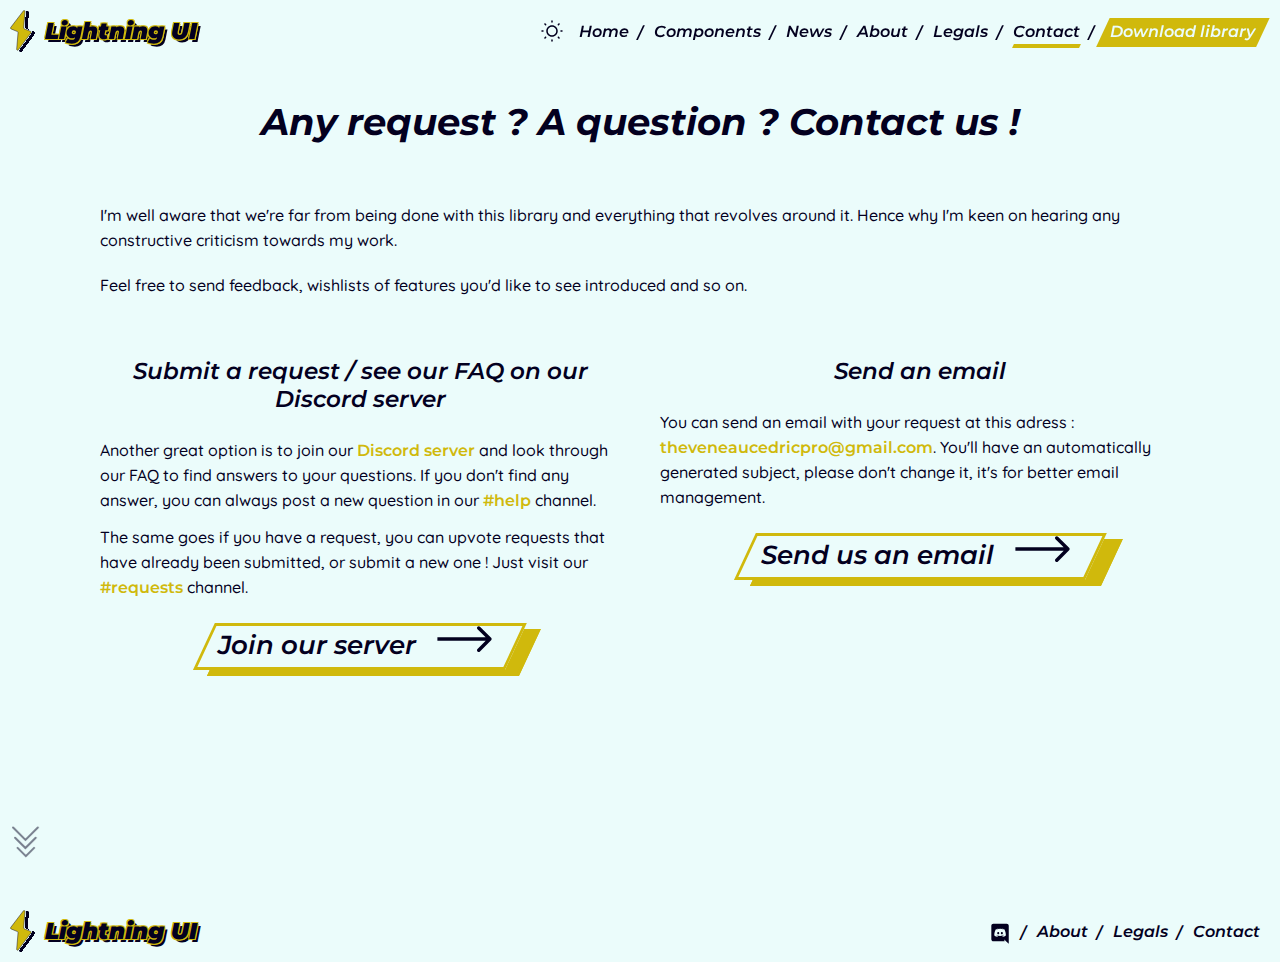
<file: pages/contact.html>
<!DOCTYPE html>
<html lang="en">

<head>
  <meta charset="UTF-8">
  <meta name="viewport" content="width=device-width,initial-scale=1">
  <link rel="shortcut icon" type="image/svg+xml" href="../assets/logoLight.svg" alt="Favicon">
  <link rel="stylesheet" href="../style.css">
  <script src="../script.js" defer></script>
  <meta name="description"
    content="Find all the information you might need to contact the owner and creator of Lightning UI. You will find an email adress as well as a Discord server to join.">
  <meta name="keywords"
    content="web development, components, component library, CSS, JS, carousel, animations, CTA, download, customizable">
  <title>Lightning UI - Contact : Find ways to contact the owner</title>
</head>

<body class="preload">
  <div class="overflay"><a href="#" title="Get back to the top of the page"><svg alt="Arrows" class="scrollArrows"
        width="54" height="64" viewBox="0 0 54 64" fill="none" xmlns="http://www.w3.org/2000/svg">
        <path d="M11 43.7L27.5 60.2L44 43.7" stroke="#03001F" stroke-width="4" stroke-linecap="round" />
        <path d="M6 23.45L26.625 44.075L47.25 23.45" stroke="#03001F" stroke-width="4" stroke-linecap="round" />
        <path d="M2 2.94995L26.75 27.7L51.5 2.94995" stroke="#03001F" stroke-width="4" stroke-linecap="round" />
      </svg></a></div>
  <header>
    <nav>
      <div class="logo"><img class="logoLight" src="../assets/logoLight.svg" alt="Lightning UI Logo"> <img
          class="logoDark" src="../assets/logoDark.svg" alt="Lightning UI Logo">
        <div class="branding">
          <h1>Lightning UI</h1><span>|</span>
          <p>V2.0.0 - <a href="https://www.weather.gov/otx/Glossary_of_Weather_Terms"
              title="Discover the version name's meaning">Jet Stream</a></p>
        </div>
      </div>
      <div class="navbar">
        <ul class="links">
          <li><button class="navbarToggle" aria-label="Hamburger menu"><svg alt="Hamburger menu"
                class="navbarToggleSVG toggle" style="scale:1.2;transform:translateY(2px)" width="24" height="24"
                viewBox="0 0 24 24" fill="none" xmlns="http://www.w3.org/2000/svg">
                <path fill-rule="evenodd" clip-rule="evenodd"
                  d="M19.75 12C19.75 11.5858 19.4142 11.25 19 11.25H5C4.58579 11.25 4.25 11.5858 4.25 12C4.25 12.4142 4.58579 12.75 5 12.75H19C19.4142 12.75 19.75 12.4142 19.75 12Z"
                  fill="#deff0a" />
                <path fill-rule="evenodd" clip-rule="evenodd"
                  d="M19.75 7C19.75 6.58579 19.4142 6.25 19 6.25H5C4.58579 6.25 4.25 6.58579 4.25 7C4.25 7.41421 4.58579 7.75 5 7.75H19C19.4142 7.75 19.75 7.41421 19.75 7Z"
                  fill="#deff0a" />
                <path fill-rule="evenodd" clip-rule="evenodd"
                  d="M19.75 17C19.75 16.5858 19.4142 16.25 19 16.25H5C4.58579 16.25 4.25 16.5858 4.25 17C4.25 17.4142 4.58579 17.75 5 17.75H19C19.4142 17.75 19.75 17.4142 19.75 17Z"
                  fill="#deff0a" />
              </svg> <svg alt="Close hamburger menu" class="navbarToggleSVG"
                style="scale:1.8;transform:translateY(1.5px)" width="24" height="24" viewBox="0 0 24 24" fill="none"
                xmlns="http://www.w3.org/2000/svg">
                <path d="M8.46445 15.5354L15.5355 8.46436" stroke="#deff0a" stroke-width="1.5" stroke-linecap="round" />
                <path d="M8.46446 8.46458L15.5355 15.5356" stroke="#deff0a" stroke-width="1.5" stroke-linecap="round" />
              </svg></button></li>
          <li><button class="darkModeToggle" aria-label="Dark mode toggle"><svg alt="Dark mode - moon"
                class="darkModeToggleSVG" id="moon" width="24" height="24" viewBox="0 0 24 24" fill="none"
                xmlns="http://www.w3.org/2000/svg">
                <path fill-rule="evenodd" clip-rule="evenodd"
                  d="M11.4863 4.76792C7.72194 5.03144 4.75 8.16865 4.75 12C4.75 16.0041 7.99594 19.25 12 19.25C15.2079 19.25 17.9297 17.1662 18.8848 14.2787C18.1497 14.5824 17.3441 14.75 16.5 14.75C13.0482 14.75 10.25 11.9518 10.25 8.5C10.25 7.10086 10.7101 5.80909 11.4863 4.76792ZM3.25 12C3.25 7.16751 7.16751 3.25 12 3.25C12.4496 3.25 12.8918 3.28398 13.3239 3.34962C13.6229 3.39503 13.8654 3.61553 13.9388 3.90886C14.0123 4.20219 13.9025 4.51095 13.6602 4.69194C12.4992 5.55935 11.75 6.94208 11.75 8.5C11.75 11.1234 13.8766 13.25 16.5 13.25C17.6342 13.25 18.6738 12.8534 19.4905 12.1906C19.7252 12.0002 20.0513 11.9692 20.3176 12.1121C20.584 12.255 20.7386 12.5437 20.7097 12.8446C20.2843 17.2812 16.5477 20.75 12 20.75C7.16751 20.75 3.25 16.8325 3.25 12Z"
                  fill="#deff0a" />
              </svg> <svg alt="Light mode - sun" class="darkModeToggleSVG toggle" id="sun" width="24" height="24"
                viewBox="0 0 24 24" fill="none" xmlns="http://www.w3.org/2000/svg">
                <path
                  d="M12 1.25C12.4142 1.25 12.75 1.58579 12.75 2V3C12.75 3.41421 12.4142 3.75 12 3.75C11.5858 3.75 11.25 3.41421 11.25 3V2C11.25 1.58579 11.5858 1.25 12 1.25Z"
                  fill="black" />
                <path fill-rule="evenodd" clip-rule="evenodd"
                  d="M6.25 12C6.25 8.82436 8.82436 6.25 12 6.25C15.1756 6.25 17.75 8.82436 17.75 12C17.75 15.1756 15.1756 17.75 12 17.75C8.82436 17.75 6.25 15.1756 6.25 12ZM12 7.75C9.65279 7.75 7.75 9.65279 7.75 12C7.75 14.3472 9.65279 16.25 12 16.25C14.3472 16.25 16.25 14.3472 16.25 12C16.25 9.65279 14.3472 7.75 12 7.75Z"
                  fill="black" />
                <path
                  d="M5.45928 4.39862C5.16638 4.10573 4.69151 4.10573 4.39862 4.39862C4.10572 4.69152 4.10572 5.16639 4.39862 5.45929L5.10572 6.16639C5.39862 6.45929 5.87349 6.45929 6.16638 6.16639C6.45928 5.8735 6.45928 5.39862 6.16638 5.10573L5.45928 4.39862Z"
                  fill="black" />
                <path
                  d="M22.75 12C22.75 12.4142 22.4142 12.75 22 12.75H21C20.5858 12.75 20.25 12.4142 20.25 12C20.25 11.5858 20.5858 11.25 21 11.25H22C22.4142 11.25 22.75 11.5858 22.75 12Z"
                  fill="black" />
                <path
                  d="M19.6014 5.45928C19.8943 5.16638 19.8943 4.69151 19.6014 4.39862C19.3085 4.10572 18.8336 4.10572 18.5407 4.39862L17.8336 5.10572C17.5407 5.39862 17.5407 5.87349 17.8336 6.16638C18.1265 6.45928 18.6014 6.45928 18.8943 6.16638L19.6014 5.45928Z"
                  fill="black" />
                <path
                  d="M12 20.25C12.4142 20.25 12.75 20.5858 12.75 21V22C12.75 22.4142 12.4142 22.75 12 22.75C11.5858 22.75 11.25 22.4142 11.25 22V21C11.25 20.5858 11.5858 20.25 12 20.25Z"
                  fill="black" />
                <path
                  d="M18.8943 17.8336C18.6014 17.5407 18.1266 17.5407 17.8337 17.8336C17.5408 18.1265 17.5408 18.6014 17.8337 18.8943L18.5408 19.6014C18.8337 19.8943 19.3085 19.8943 19.6014 19.6014C19.8943 19.3085 19.8943 18.8336 19.6014 18.5407L18.8943 17.8336Z"
                  fill="black" />
                <path
                  d="M3.75 12C3.75 12.4142 3.41421 12.75 3 12.75H2C1.58579 12.75 1.25 12.4142 1.25 12C1.25 11.5858 1.58579 11.25 2 11.25H3C3.41421 11.25 3.75 11.5858 3.75 12Z"
                  fill="black" />
                <path
                  d="M6.16632 18.8943C6.45921 18.6014 6.45921 18.1265 6.16632 17.8336C5.87342 17.5407 5.39855 17.5407 5.10566 17.8336L4.39855 18.5407C4.10566 18.8336 4.10566 19.3085 4.39855 19.6014C4.69144 19.8943 5.16632 19.8943 5.45921 19.6014L6.16632 18.8943Z"
                  fill="black" />
              </svg></button></li>
          <li><a href="../index.html" class="link" title="Access the home page">Home</a></li><span
            class="navbarSeparator">|</span>
          <li><a href="components.html" class="link" title="Access the components page">Components</a>
            <ul class="dropdown">
              <li><a href="./hero.html" class="link" title="Access the hero components page">Hero</a></li>
              <li><a href="./main.html" class="link" title="Access the main components page">Main</a> </li>
              <li><a href="./special.html" class="link" title="Access the special components page">Special</a> </li>
            </ul>
          </li><span class="navbarSeparator">|</span>
          <li><a href="news.html" class="link" title="Access the news page">News</a></li><span
            class="navbarSeparator">|</span>
          <li><a href="about.html" class="link" title="Access the about page">About</a></li><span
            class="navbarSeparator">|</span>
          <li><a href="legals.html" class="link" title="Access the legals page">Legals</a></li><span
            class="navbarSeparator">|</span>
          <li><a href="contact.html" class="link active" title="Access the contact page">Contact</a></li><span
            class="navbarSeparator">|</span>
          <li><button class="navCTA"><a href="../Lightning_UI.zip" download="Lightning_UI_Library" class="link"
                title="Download the library">Download library</a></button></li>
        </ul>
      </div>
    </nav>
  </header>
  <main>
    <div class="content fit-mobile">
      <h2 class="accent centered">Any request ? A question ? Contact us !</h2><br>
      <p>I'm well aware that we're far from being done with this library and everything that revolves around it.
        Hence why I'm keen on hearing any constructive criticism towards my work.</p>
      <p>Feel free to send feedback, wishlists of features you'd like to see introduced and so on.</p><br>
      <div class="gridBlocs">
        <div class="info">
          <h3 class="centered">Submit a request / see our FAQ on our Discord server</h3>
          <p>Another great option is to join our <a href="https://discord.gg/URGXAVbPYj"
              title="Join the Discord server">Discord server</a> and look through our FAQ to find answers
            to your questions. If you don't find any answer, you can always post a new question in our <a
              href="https://discord.com/channels/1169759221185777784/1169790288735252570"
              title="Get help on the Discord server">#help</a> channel.</p>
          <p>The same goes if you have a request, you can upvote requests that have already been submitted, or
            submit a new one ! Just visit our <a
              href="https://discord.com/channels/1169759221185777784/1169788110964543538"
              title="Submit requests on the Discord server">#requests</a> channel.</p><button class="centered"><a
              href="https://discord.gg/URGXAVbPYj" title="Join the Discord server">Join
              our server <svg alt="Arrow" class="ctaArrow" width="79" height="37" viewBox="0 0 79 37" fill="none"
                xmlns="http://www.w3.org/2000/svg">
                <path
                  d="M77.5815 20.3378C78.5578 19.3615 78.5578 17.7786 77.5815 16.8023L61.6716 0.892399C60.6953 -0.0839119 59.1124 -0.0839119 58.1361 0.892399C57.1597 1.86871 57.1597 3.45162 58.1361 4.42793L72.2782 18.5701L58.1361 32.7122C57.1597 33.6885 57.1597 35.2714 58.1361 36.2477C59.1124 37.224 60.6953 37.224 61.6716 36.2477L77.5815 20.3378ZM0.813721 21.0701H75.8137V16.0701H0.813721V21.0701Z"
                  fill="#DEFF0A" />
              </svg></a></button>
        </div>
        <div class="info">
          <h3 class="centered">Send an email</h3>
          <p>You can send an email with your request at this adress : <a
              href="mailto:theveneaucedricpro@gmail.com?subject=[LIGHTNING UI] - Request&body=Sir, I contact you today regarding..."
              title="Send me an email">theveneaucedricpro@gmail.com</a>. You'll have an automatically
            generated subject, please don't change it, it's for better email management.</p><button class="centered"><a
              href="mailto:theveneaucedricpro@gmail.com?subject=[LIGHTNING UI] - Request&body=Sir, I contact you today regarding..."
              title="Send me an email">Send us an email <svg alt="Arrow" class="ctaArrow" width="79" height="37"
                viewBox="0 0 79 37" fill="none" xmlns="http://www.w3.org/2000/svg">
                <path
                  d="M77.5815 20.3378C78.5578 19.3615 78.5578 17.7786 77.5815 16.8023L61.6716 0.892399C60.6953 -0.0839119 59.1124 -0.0839119 58.1361 0.892399C57.1597 1.86871 57.1597 3.45162 58.1361 4.42793L72.2782 18.5701L58.1361 32.7122C57.1597 33.6885 57.1597 35.2714 58.1361 36.2477C59.1124 37.224 60.6953 37.224 61.6716 36.2477L77.5815 20.3378ZM0.813721 21.0701H75.8137V16.0701H0.813721V21.0701Z"
                  fill="#DEFF0A" />
              </svg></a></button>
        </div>
      </div>
    </div>
  </main>
  <footer>
    <nav>
      <div class="logo"><img class="logoLight" src="../assets/logoLight.svg" alt="Lightning UI Logo"> <img
          class="logoDark" src="../assets/logoDark.svg" alt="Lightning UI Logo">
        <div class="branding">
          <h1>Lightning UI</h1>
        </div>
      </div>
      <div class="navbar">
        <ul class="links">
          <li><a id="Discord" href="https://discord.gg/URGXAVbPYj" title="Join the Discord server"><svg
                style="transform:translateY(4px)" width="24" height="25" viewBox="0 0 39 40" alt="Discord logo"
                fill="none" xmlns="http://www.w3.org/2000/svg">
                <path
                  d="M24.1912 19.556C24.1912 20.5429 23.4632 21.3519 22.541 21.3519C21.6349 21.3519 20.8907 20.5429 20.8907 19.556C20.8907 18.5691 21.6188 17.7601 22.541 17.7601C23.4632 17.7601 24.1912 18.5691 24.1912 19.556ZM16.6356 17.7601C15.7134 17.7601 14.9853 18.5691 14.9853 19.556C14.9853 20.5429 15.7295 21.3519 16.6356 21.3519C17.5578 21.3519 18.2858 20.5429 18.2858 19.556C18.302 18.5691 17.5578 17.7601 16.6356 17.7601ZM33.7208 7.5187V36.5441C29.6448 32.9421 30.9483 34.1344 26.2136 29.7327L27.0711 32.7258H8.72396C6.89571 32.7258 5.40723 31.2374 5.40723 29.3929V7.5187C5.40723 5.67427 6.89571 4.18579 8.72396 4.18579H30.404C32.2323 4.18579 33.7208 5.67427 33.7208 7.5187ZM29.1097 22.8566C29.1097 17.6469 26.7799 13.4241 26.7799 13.4241C24.4501 11.6767 22.2336 11.7253 22.2336 11.7253L22.0071 11.9841C24.7575 12.8255 26.0357 14.0389 26.0357 14.0389C22.1924 11.9325 17.6779 11.9321 13.9498 13.5697C13.3512 13.8448 12.9953 14.0389 12.9953 14.0389C12.9953 14.0389 14.3381 12.7607 17.2504 11.9194L17.0886 11.7253C17.0886 11.7253 14.872 11.6767 12.5422 13.4241C12.5422 13.4241 10.2124 17.6469 10.2124 22.8566C10.2124 22.8566 11.5715 25.2025 15.1471 25.3158C15.1471 25.3158 15.7457 24.5877 16.2311 23.9729C14.1763 23.3581 13.3997 22.0638 13.3997 22.0638C13.6377 22.2304 14.0302 22.4463 14.0631 22.4682C16.7939 23.9976 20.673 24.4986 24.1589 23.0345C24.7252 22.8242 25.3561 22.5168 26.0195 22.0799C26.0195 22.0799 25.2105 23.4066 23.0911 24.0053C23.5764 24.6201 24.1589 25.3158 24.1589 25.3158C27.7345 25.2025 29.1097 22.8566 29.1097 22.8566V22.8566Z"
                  fill="black" />
              </svg></a></li><span class="navbarSeparator">|</span>
          <li><a href="about.html" class="link" title="Access the about page">About</a></li><span
            class="navbarSeparator">|</span>
          <li><a href="legals.html" class="link" title="Access the legals page">Legals</a></li><span
            class="navbarSeparator">|</span>
          <li><a href="contact.html" class="link" title="Access the contact page">Contact</a></li>
        </ul>
      </div>
    </nav>
  </footer>
</body>

</html>
</file>
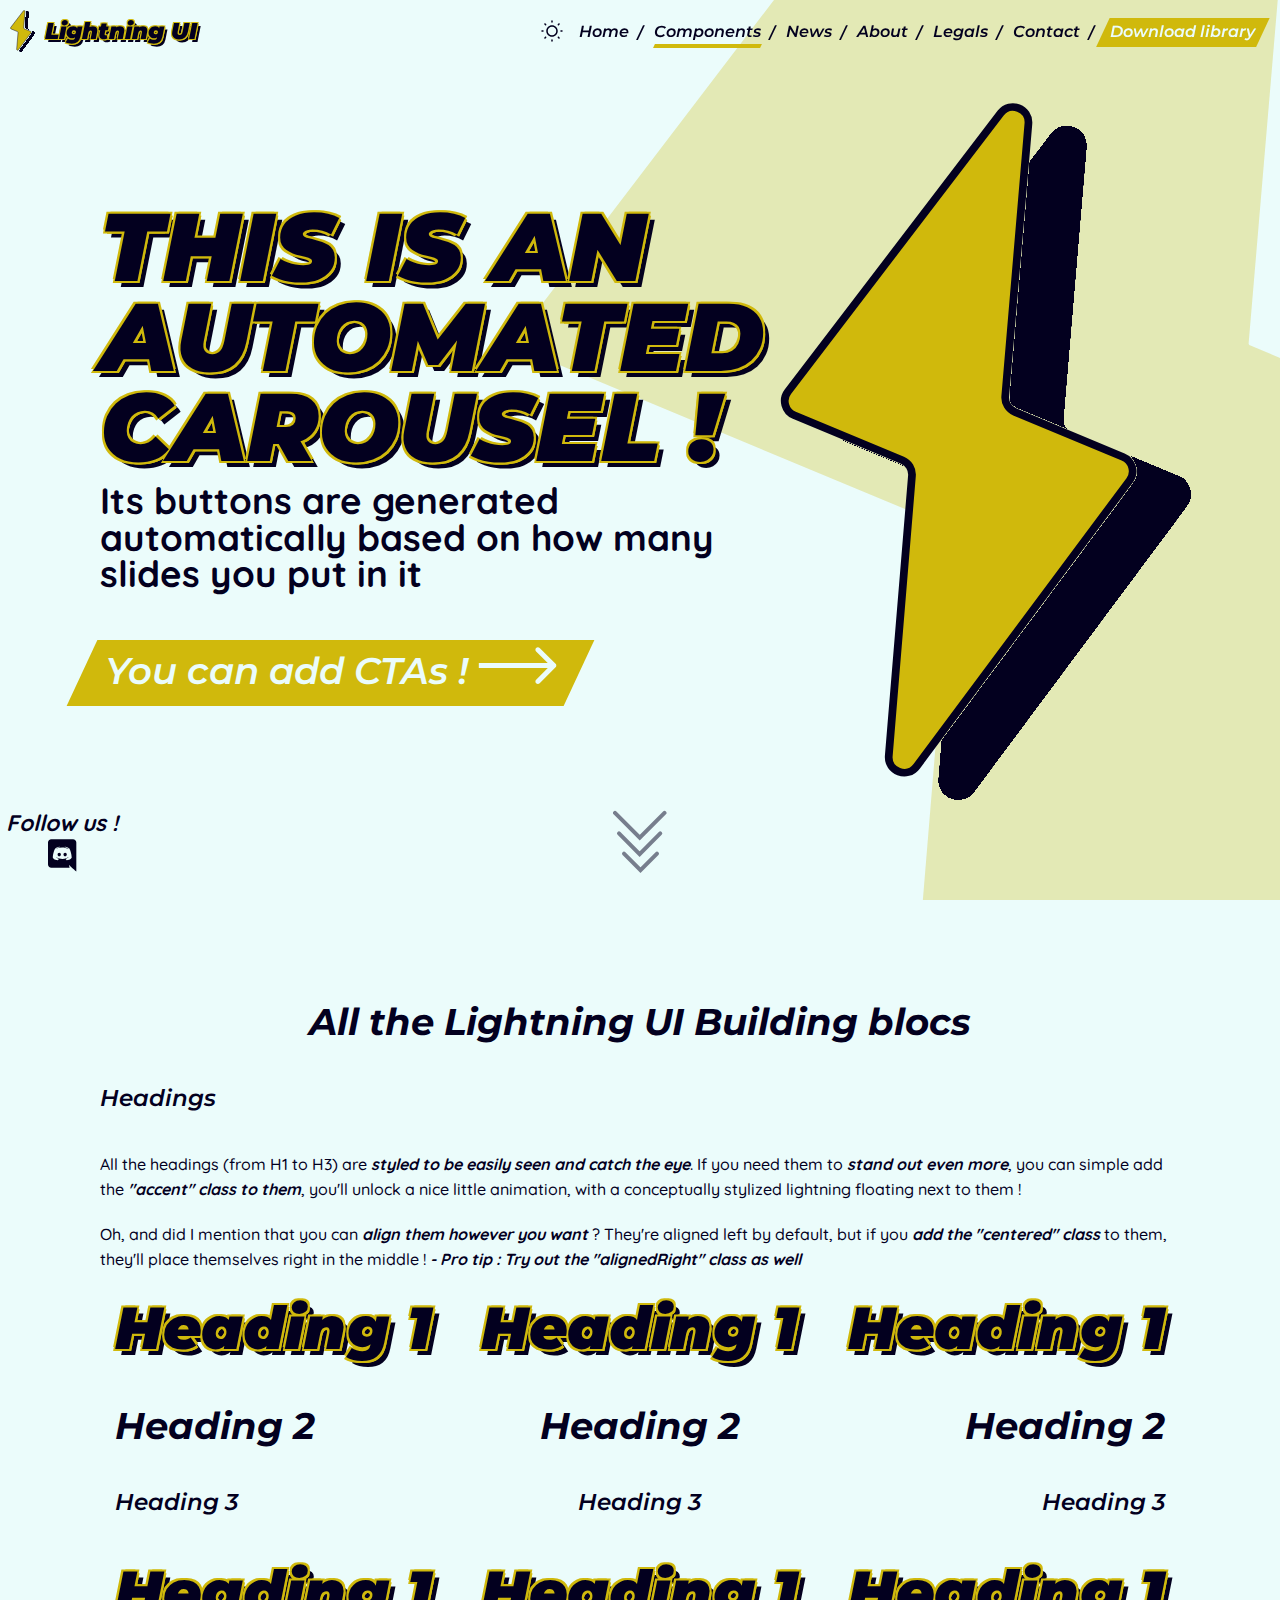
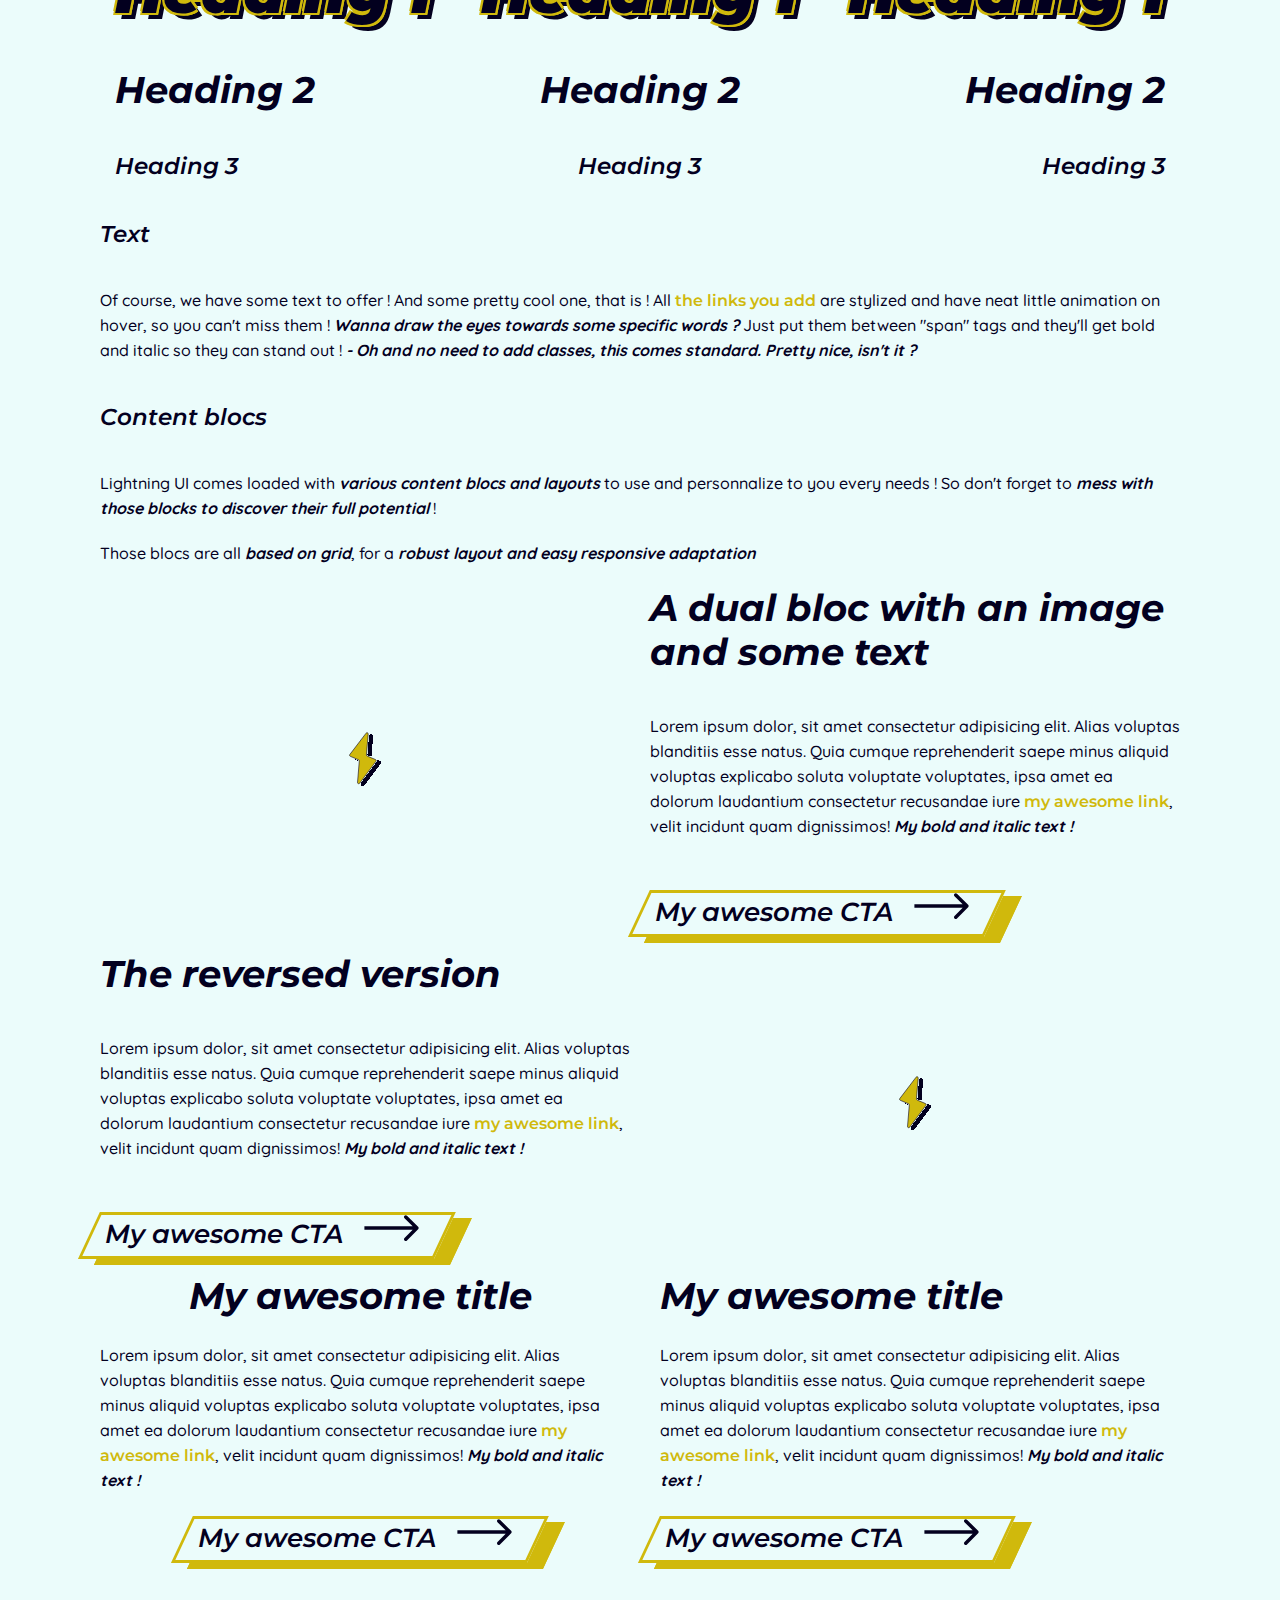
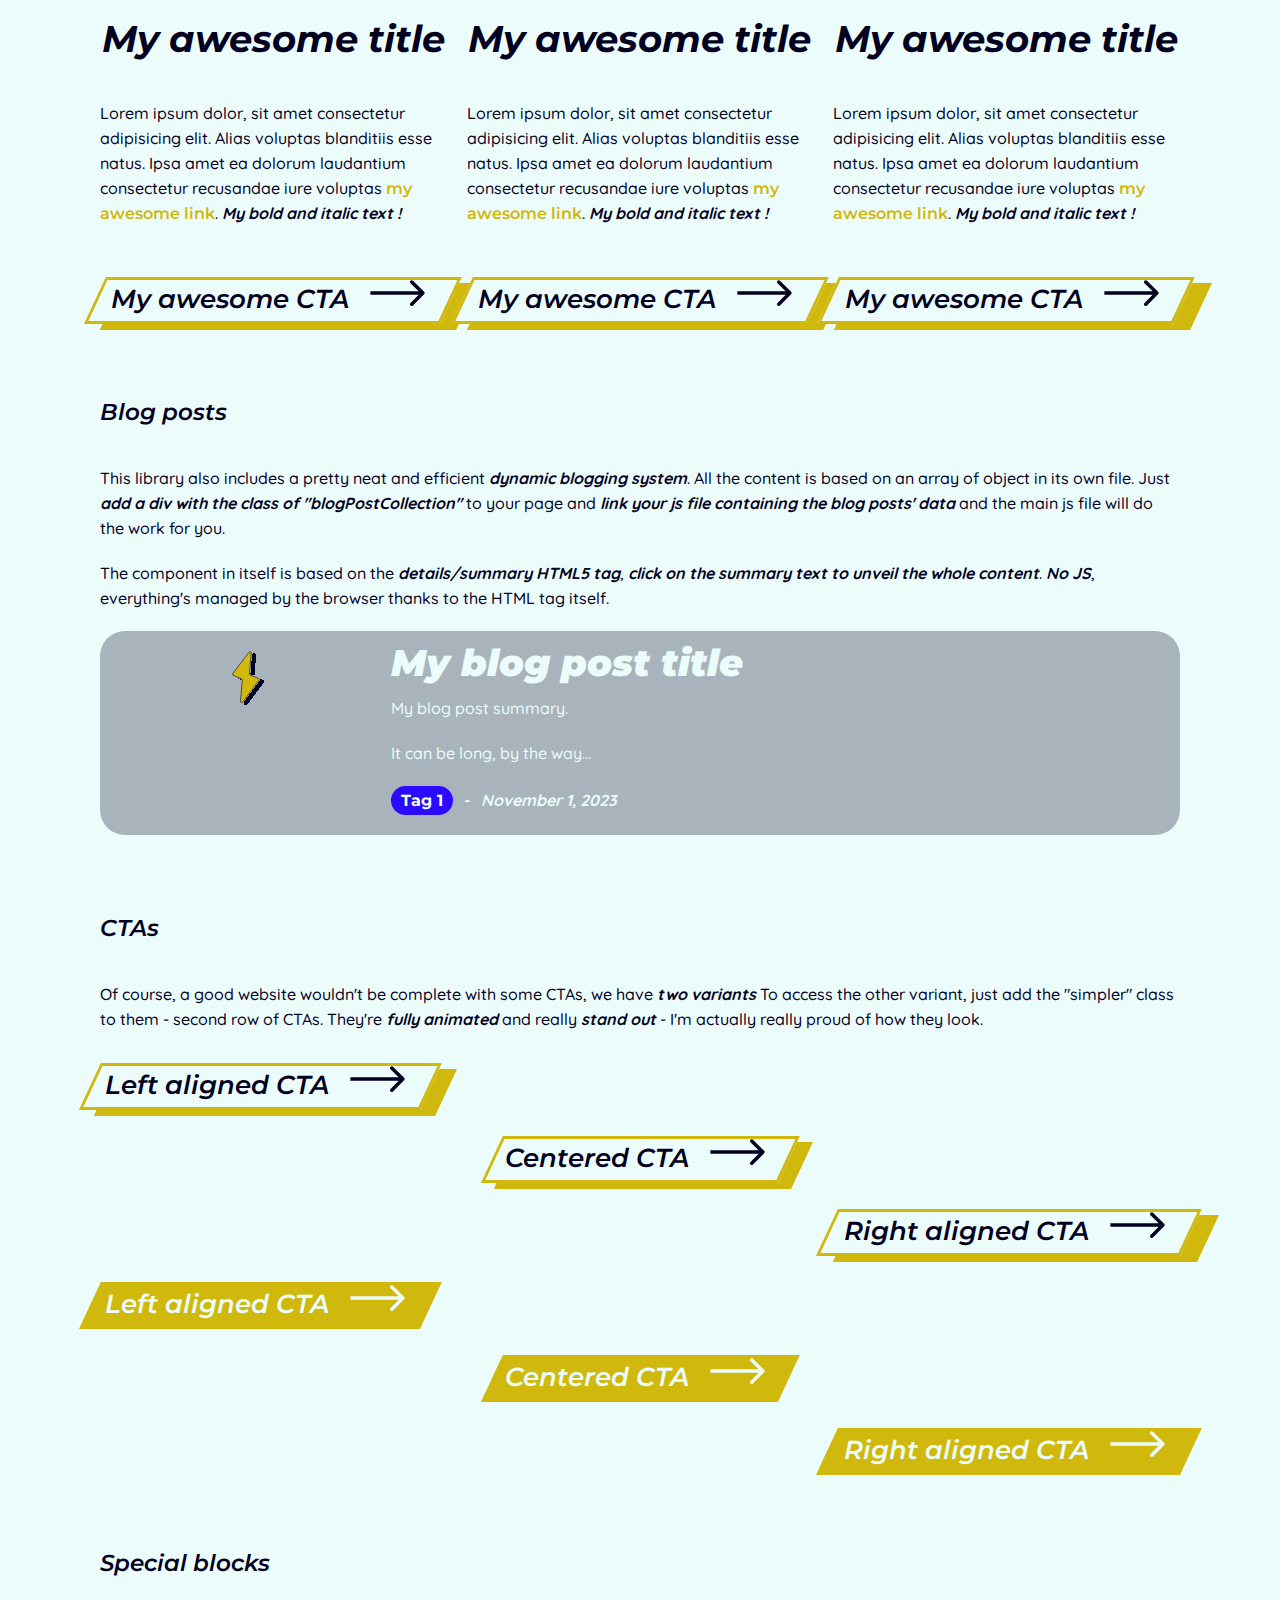
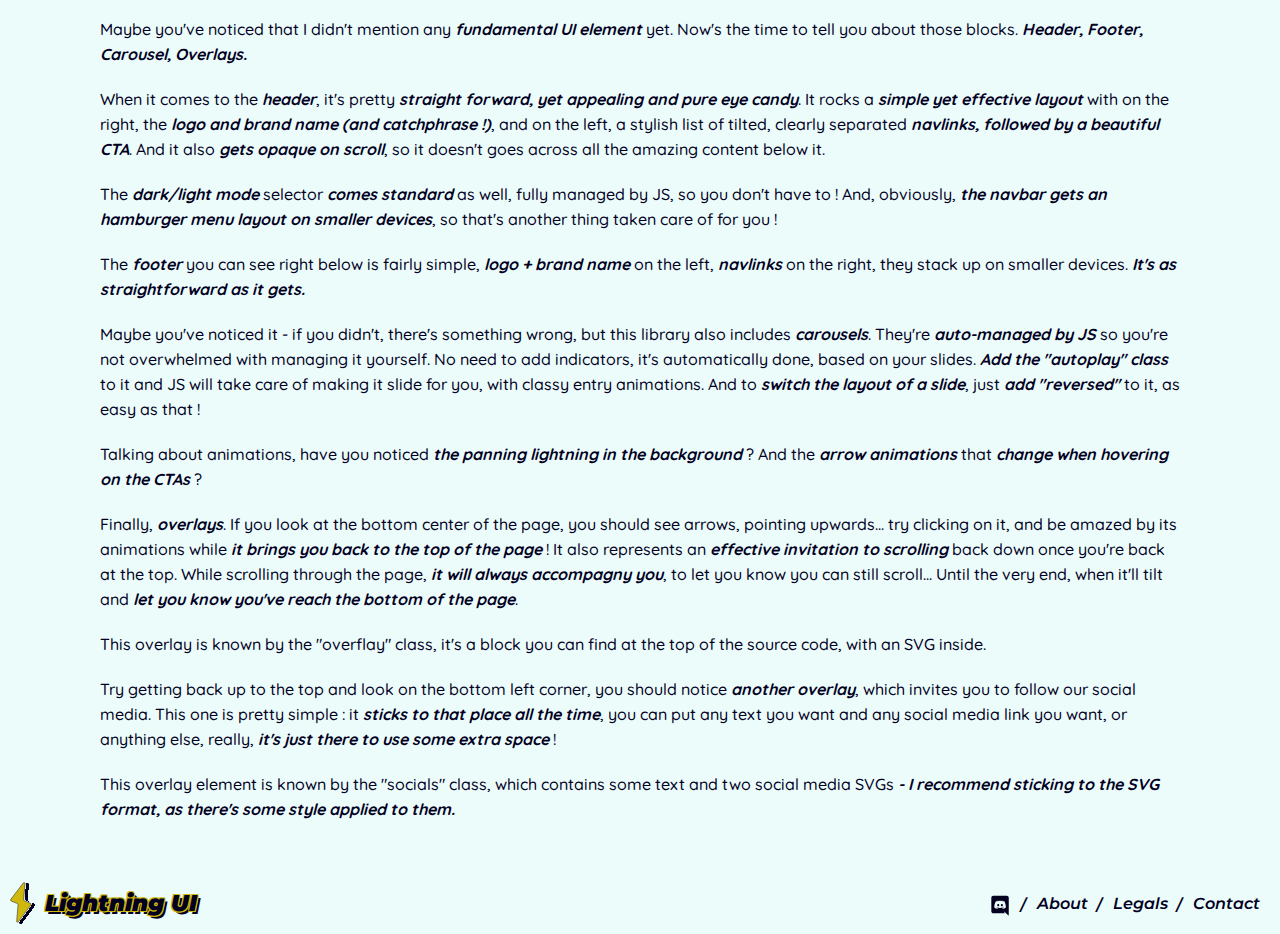
<file: pages/hero.html>
<!DOCTYPE html>
<html lang="en">

<head>
  <meta charset="UTF-8">
  <meta name="viewport" content="width=device-width,initial-scale=1">
  <link rel="shortcut icon" type="image/svg+xml" href="../assets/logoLight.svg" alt="Favicon">
  <link rel="stylesheet" href="../style.css">
  <script src="../script.js" defer></script>
  <meta name="description"
    content="Discover all the Lightning UI hero sections, how they look and how they're built. Get familiar with them and see if this library fits your needs.">
  <meta name="keywords"
    content="web development, components, component library, CSS, JS, carousel, animations, CTA, download, customizable">
  <title>Lightning UI - Hero Components : Get familiar with the components</title>
</head>

<body class="preload">
  <div class="socials">
    <p>Follow us !</p>
    <div class="icons"><a id="DiscordSocials" href="https://discord.gg/URGXAVbPYj" title="Join the Discord server"><svg
          alt="Discord logo" width="39" height="40" viewBox="0 0 39 40" fill="none" xmlns="http://www.w3.org/2000/svg">
          <path
            d="M24.1912 19.556C24.1912 20.5429 23.4632 21.3519 22.541 21.3519C21.6349 21.3519 20.8907 20.5429 20.8907 19.556C20.8907 18.5691 21.6188 17.7601 22.541 17.7601C23.4632 17.7601 24.1912 18.5691 24.1912 19.556ZM16.6356 17.7601C15.7134 17.7601 14.9853 18.5691 14.9853 19.556C14.9853 20.5429 15.7295 21.3519 16.6356 21.3519C17.5578 21.3519 18.2858 20.5429 18.2858 19.556C18.302 18.5691 17.5578 17.7601 16.6356 17.7601ZM33.7208 7.5187V36.5441C29.6448 32.9421 30.9483 34.1344 26.2136 29.7327L27.0711 32.7258H8.72396C6.89571 32.7258 5.40723 31.2374 5.40723 29.3929V7.5187C5.40723 5.67427 6.89571 4.18579 8.72396 4.18579H30.404C32.2323 4.18579 33.7208 5.67427 33.7208 7.5187ZM29.1097 22.8566C29.1097 17.6469 26.7799 13.4241 26.7799 13.4241C24.4501 11.6767 22.2336 11.7253 22.2336 11.7253L22.0071 11.9841C24.7575 12.8255 26.0357 14.0389 26.0357 14.0389C22.1924 11.9325 17.6779 11.9321 13.9498 13.5697C13.3512 13.8448 12.9953 14.0389 12.9953 14.0389C12.9953 14.0389 14.3381 12.7607 17.2504 11.9194L17.0886 11.7253C17.0886 11.7253 14.872 11.6767 12.5422 13.4241C12.5422 13.4241 10.2124 17.6469 10.2124 22.8566C10.2124 22.8566 11.5715 25.2025 15.1471 25.3158C15.1471 25.3158 15.7457 24.5877 16.2311 23.9729C14.1763 23.3581 13.3997 22.0638 13.3997 22.0638C13.6377 22.2304 14.0302 22.4463 14.0631 22.4682C16.7939 23.9976 20.673 24.4986 24.1589 23.0345C24.7252 22.8242 25.3561 22.5168 26.0195 22.0799C26.0195 22.0799 25.2105 23.4066 23.0911 24.0053C23.5764 24.6201 24.1589 25.3158 24.1589 25.3158C27.7345 25.2025 29.1097 22.8566 29.1097 22.8566V22.8566Z"
            fill="black" />
        </svg></a></div>
  </div>
  <div class="overflay"><a href="#" title="Get back to the top of the page"><svg alt="Arrows" class="scrollArrows"
        width="54" height="64" viewBox="0 0 54 64" fill="none" xmlns="http://www.w3.org/2000/svg">
        <path d="M11 43.7L27.5 60.2L44 43.7" stroke="#03001F" stroke-width="4" stroke-linecap="round" />
        <path d="M6 23.45L26.625 44.075L47.25 23.45" stroke="#03001F" stroke-width="4" stroke-linecap="round" />
        <path d="M2 2.94995L26.75 27.7L51.5 2.94995" stroke="#03001F" stroke-width="4" stroke-linecap="round" />
      </svg></a></div>
  <header>
    <nav>
      <div class="logo"><img class="logoLight" src="../assets/logoLight.svg" alt="Lightning UI Logo"> <img
          class="logoDark" src="../assets/logoDark.svg" alt="Lightning UI Logo">
        <div class="branding">
          <h1>Lightning UI</h1><span>|</span>
          <p>V2.0.0 - <a href="https://www.weather.gov/otx/Glossary_of_Weather_Terms"
              title="Discover the version name's meaning">Jet Stream</a></p>
        </div>
      </div>
      <div class="navbar">
        <ul class="links">
          <li><button class="navbarToggle" aria-label="Hamburger menu"><svg alt="Hamburger menu"
                class="navbarToggleSVG toggle" style="scale:1.2;transform:translateY(2px)" width="24" height="24"
                viewBox="0 0 24 24" fill="none" xmlns="http://www.w3.org/2000/svg">
                <path fill-rule="evenodd" clip-rule="evenodd"
                  d="M19.75 12C19.75 11.5858 19.4142 11.25 19 11.25H5C4.58579 11.25 4.25 11.5858 4.25 12C4.25 12.4142 4.58579 12.75 5 12.75H19C19.4142 12.75 19.75 12.4142 19.75 12Z"
                  fill="#deff0a" />
                <path fill-rule="evenodd" clip-rule="evenodd"
                  d="M19.75 7C19.75 6.58579 19.4142 6.25 19 6.25H5C4.58579 6.25 4.25 6.58579 4.25 7C4.25 7.41421 4.58579 7.75 5 7.75H19C19.4142 7.75 19.75 7.41421 19.75 7Z"
                  fill="#deff0a" />
                <path fill-rule="evenodd" clip-rule="evenodd"
                  d="M19.75 17C19.75 16.5858 19.4142 16.25 19 16.25H5C4.58579 16.25 4.25 16.5858 4.25 17C4.25 17.4142 4.58579 17.75 5 17.75H19C19.4142 17.75 19.75 17.4142 19.75 17Z"
                  fill="#deff0a" />
              </svg> <svg alt="Close hamburger menu" class="navbarToggleSVG"
                style="scale:1.8;transform:translateY(1.5px)" width="24" height="24" viewBox="0 0 24 24" fill="none"
                xmlns="http://www.w3.org/2000/svg">
                <path d="M8.46445 15.5354L15.5355 8.46436" stroke="#deff0a" stroke-width="1.5" stroke-linecap="round" />
                <path d="M8.46446 8.46458L15.5355 15.5356" stroke="#deff0a" stroke-width="1.5" stroke-linecap="round" />
              </svg></button></li>
          <li><button class="darkModeToggle" aria-label="Dark mode toggle"><svg alt="Dark mode - moon"
                class="darkModeToggleSVG" id="moon" width="24" height="24" viewBox="0 0 24 24" fill="none"
                xmlns="http://www.w3.org/2000/svg">
                <path fill-rule="evenodd" clip-rule="evenodd"
                  d="M11.4863 4.76792C7.72194 5.03144 4.75 8.16865 4.75 12C4.75 16.0041 7.99594 19.25 12 19.25C15.2079 19.25 17.9297 17.1662 18.8848 14.2787C18.1497 14.5824 17.3441 14.75 16.5 14.75C13.0482 14.75 10.25 11.9518 10.25 8.5C10.25 7.10086 10.7101 5.80909 11.4863 4.76792ZM3.25 12C3.25 7.16751 7.16751 3.25 12 3.25C12.4496 3.25 12.8918 3.28398 13.3239 3.34962C13.6229 3.39503 13.8654 3.61553 13.9388 3.90886C14.0123 4.20219 13.9025 4.51095 13.6602 4.69194C12.4992 5.55935 11.75 6.94208 11.75 8.5C11.75 11.1234 13.8766 13.25 16.5 13.25C17.6342 13.25 18.6738 12.8534 19.4905 12.1906C19.7252 12.0002 20.0513 11.9692 20.3176 12.1121C20.584 12.255 20.7386 12.5437 20.7097 12.8446C20.2843 17.2812 16.5477 20.75 12 20.75C7.16751 20.75 3.25 16.8325 3.25 12Z"
                  fill="#deff0a" />
              </svg> <svg alt="Light mode - sun" class="darkModeToggleSVG toggle" id="sun" width="24" height="24"
                viewBox="0 0 24 24" fill="none" xmlns="http://www.w3.org/2000/svg">
                <path
                  d="M12 1.25C12.4142 1.25 12.75 1.58579 12.75 2V3C12.75 3.41421 12.4142 3.75 12 3.75C11.5858 3.75 11.25 3.41421 11.25 3V2C11.25 1.58579 11.5858 1.25 12 1.25Z"
                  fill="black" />
                <path fill-rule="evenodd" clip-rule="evenodd"
                  d="M6.25 12C6.25 8.82436 8.82436 6.25 12 6.25C15.1756 6.25 17.75 8.82436 17.75 12C17.75 15.1756 15.1756 17.75 12 17.75C8.82436 17.75 6.25 15.1756 6.25 12ZM12 7.75C9.65279 7.75 7.75 9.65279 7.75 12C7.75 14.3472 9.65279 16.25 12 16.25C14.3472 16.25 16.25 14.3472 16.25 12C16.25 9.65279 14.3472 7.75 12 7.75Z"
                  fill="black" />
                <path
                  d="M5.45928 4.39862C5.16638 4.10573 4.69151 4.10573 4.39862 4.39862C4.10572 4.69152 4.10572 5.16639 4.39862 5.45929L5.10572 6.16639C5.39862 6.45929 5.87349 6.45929 6.16638 6.16639C6.45928 5.8735 6.45928 5.39862 6.16638 5.10573L5.45928 4.39862Z"
                  fill="black" />
                <path
                  d="M22.75 12C22.75 12.4142 22.4142 12.75 22 12.75H21C20.5858 12.75 20.25 12.4142 20.25 12C20.25 11.5858 20.5858 11.25 21 11.25H22C22.4142 11.25 22.75 11.5858 22.75 12Z"
                  fill="black" />
                <path
                  d="M19.6014 5.45928C19.8943 5.16638 19.8943 4.69151 19.6014 4.39862C19.3085 4.10572 18.8336 4.10572 18.5407 4.39862L17.8336 5.10572C17.5407 5.39862 17.5407 5.87349 17.8336 6.16638C18.1265 6.45928 18.6014 6.45928 18.8943 6.16638L19.6014 5.45928Z"
                  fill="black" />
                <path
                  d="M12 20.25C12.4142 20.25 12.75 20.5858 12.75 21V22C12.75 22.4142 12.4142 22.75 12 22.75C11.5858 22.75 11.25 22.4142 11.25 22V21C11.25 20.5858 11.5858 20.25 12 20.25Z"
                  fill="black" />
                <path
                  d="M18.8943 17.8336C18.6014 17.5407 18.1266 17.5407 17.8337 17.8336C17.5408 18.1265 17.5408 18.6014 17.8337 18.8943L18.5408 19.6014C18.8337 19.8943 19.3085 19.8943 19.6014 19.6014C19.8943 19.3085 19.8943 18.8336 19.6014 18.5407L18.8943 17.8336Z"
                  fill="black" />
                <path
                  d="M3.75 12C3.75 12.4142 3.41421 12.75 3 12.75H2C1.58579 12.75 1.25 12.4142 1.25 12C1.25 11.5858 1.58579 11.25 2 11.25H3C3.41421 11.25 3.75 11.5858 3.75 12Z"
                  fill="black" />
                <path
                  d="M6.16632 18.8943C6.45921 18.6014 6.45921 18.1265 6.16632 17.8336C5.87342 17.5407 5.39855 17.5407 5.10566 17.8336L4.39855 18.5407C4.10566 18.8336 4.10566 19.3085 4.39855 19.6014C4.69144 19.8943 5.16632 19.8943 5.45921 19.6014L6.16632 18.8943Z"
                  fill="black" />
              </svg></button></li>
          <li><a href="../index.html" class="link" title="Access the home page">Home</a></li><span
            class="navbarSeparator">|</span>
          <li><a href="components.html" class="link active" title="Access the components page">Components</a>
            <ul class="dropdown">
              <li><a href="./hero.html" class="link" title="Access the hero components page">Hero</a></li>
              <li><a href="./main.html" class="link" title="Access the main components page">Main</a> </li>
              <li><a href="./special.html" class="link" title="Access the special components page">Special</a> </li>
            </ul>
          </li><span class="navbarSeparator">|</span>
          <li><a href="news.html" class="link" title="Access the news page">News</a></li><span
            class="navbarSeparator">|</span>
          <li><a href="about.html" class="link" title="Access the about page">About</a></li><span
            class="navbarSeparator">|</span>
          <li><a href="legals.html" class="link" title="Access the legals page">Legals</a></li><span
            class="navbarSeparator">|</span>
          <li><a href="contact.html" class="link" title="Access the contact page">Contact</a></li><span
            class="navbarSeparator">|</span>
          <li><button class="navCTA"><a href="../Lightning_UI.zip" download="Lightning_UI_Library" class="link"
                title="Download the library">Download library</a></button></li>
        </ul>
      </div>
    </nav>
  </header>
  <main>
    <div class="carousel autoplay"><button class="carousel__button carousel__button--left hidden"
        style="display:none"><i class="fas fa-angle-left"></i></button>
      <div class="carousel__track-container">
        <ul class="carousel__track">
          <li class="carousel__slide current-slide"><svg alt="Carousel background - Lightning" width="1178"
              height="2379" viewBox="0 0 1178 2379" fill="none" xmlns="http://www.w3.org/2000/svg">
              <path
                d="M0.572514 1081.75L824.525 1.4578C825.738 -0.132899 828.277 0.846215 828.108 2.83964L736.623 1082.36C736.55 1083.22 737.044 1084.04 737.847 1084.37L1176.64 1267.2C1177.84 1267.7 1178.25 1269.2 1177.47 1270.24L353.487 2378.04C352.286 2379.66 349.723 2378.69 349.889 2376.69L441.38 1269.64C441.452 1268.77 440.957 1267.96 440.156 1267.63L1.39353 1084.81C0.183462 1084.31 -0.222487 1082.79 0.572514 1081.75Z"
                fill="" />
            </svg>
            <div class="hero">
              <h2>This is an automated carousel !</h2>
              <p>Its buttons are generated automatically based on how many slides you put in it</p>
              <button><a href="#" title="Goes nowhere">You can add CTAs ! <svg alt="Arrow" class="ctaArrow" width="79"
                    height="37" viewBox="0 0 79 37" fill="none" xmlns="http://www.w3.org/2000/svg">
                    <path
                      d="M77.5815 20.3378C78.5578 19.3615 78.5578 17.7786 77.5815 16.8023L61.6716 0.892399C60.6953 -0.0839119 59.1124 -0.0839119 58.1361 0.892399C57.1597 1.86871 57.1597 3.45162 58.1361 4.42793L72.2782 18.5701L58.1361 32.7122C57.1597 33.6885 57.1597 35.2714 58.1361 36.2477C59.1124 37.224 60.6953 37.224 61.6716 36.2477L77.5815 20.3378ZM0.813721 21.0701H75.8137V16.0701H0.813721V21.0701Z"
                      fill="#DEFF0A" />
                  </svg></a></button>
            </div><img src="../assets/logoLight.svg" alt="Lightning UI logo" style="scale:.8">
          </li>
          <li class="carousel__slide reversed"><svg alt="Carousel background - Lightning" width="1178" height="2379"
              viewBox="0 0 1178 2379" fill="none" xmlns="http://www.w3.org/2000/svg">
              <path
                d="M0.572514 1081.75L824.525 1.4578C825.738 -0.132899 828.277 0.846215 828.108 2.83964L736.623 1082.36C736.55 1083.22 737.044 1084.04 737.847 1084.37L1176.64 1267.2C1177.84 1267.7 1178.25 1269.2 1177.47 1270.24L353.487 2378.04C352.286 2379.66 349.723 2378.69 349.889 2376.69L441.38 1269.64C441.452 1268.77 440.957 1267.96 440.156 1267.63L1.39353 1084.81C0.183462 1084.31 -0.222487 1082.79 0.572514 1081.75Z"
                fill="" />
            </svg>
            <div class="hero">
              <h2>Easily swap elements disposition !</h2>
              <p>Simply add "reversed" to the slide's classes.</p><button><a href="#" title="Goes nowhere">CTAs change
                  as well
                  !</a></button>
            </div><img src="../assets/logoLight.svg" alt="Lightning UI logo" style="scale:.8">
          </li>
          <li class="carousel__slide"><svg alt="Carousel background - Lightning" width="1178" height="2379"
              viewBox="0 0 1178 2379" fill="none" xmlns="http://www.w3.org/2000/svg">
              <path
                d="M0.572514 1081.75L824.525 1.4578C825.738 -0.132899 828.277 0.846215 828.108 2.83964L736.623 1082.36C736.55 1083.22 737.044 1084.04 737.847 1084.37L1176.64 1267.2C1177.84 1267.7 1178.25 1269.2 1177.47 1270.24L353.487 2378.04C352.286 2379.66 349.723 2378.69 349.889 2376.69L441.38 1269.64C441.452 1268.77 440.957 1267.96 440.156 1267.63L1.39353 1084.81C0.183462 1084.31 -0.222487 1082.79 0.572514 1081.75Z"
                fill="" />
            </svg>
            <div class="hero">
              <h2>Easily add autoplay</h2>
              <p>Simply add "autoplay" to the carousel's classes !</p>
            </div><img src="../assets/logoDark.svg" alt="Lightning UI logo" style="scale:.8">
          </li>
          <li class="carousel__slide"><svg alt="Carousel background - Lightning" width="1178" height="2379"
              viewBox="0 0 1178 2379" fill="none" xmlns="http://www.w3.org/2000/svg">
              <path
                d="M0.572514 1081.75L824.525 1.4578C825.738 -0.132899 828.277 0.846215 828.108 2.83964L736.623 1082.36C736.55 1083.22 737.044 1084.04 737.847 1084.37L1176.64 1267.2C1177.84 1267.7 1178.25 1269.2 1177.47 1270.24L353.487 2378.04C352.286 2379.66 349.723 2378.69 349.889 2376.69L441.38 1269.64C441.452 1268.77 440.957 1267.96 440.156 1267.63L1.39353 1084.81C0.183462 1084.31 -0.222487 1082.79 0.572514 1081.75Z"
                fill="" />
            </svg>
            <div class="hero">
              <h2>Coming soon</h2>
              <p>Carousel's autoplay gets paused while hovering it</p>
            </div><img src="../assets/logoDark.svg" alt="Lightning UI logo" style="scale:.8">
          </li>
        </ul>
      </div><button class="carousel__button carousel__button--right" style="display:none"><i
          class="fas fa-angle-right"></i></button>
      <div class="carousel__nav"><!-- <button class="carousel__indicator current-slide"></button>
                <button class="carousel__indicator"></button>
                <button class="carousel__indicator"></button>
                <button class="carousel__indicator"></button> --></div>
    </div>
    <div class="content fit">
      <h2 class="centered accent" style="margin-bottom:20px">All the Lightning UI Building blocs</h2>
      <h3 class="accent" style="margin-bottom:20px">Headings</h3>
      <p>All the headings (from H1 to H3) are <span>styled to be easily seen and catch the eye</span>. If you need
        them to <span>stand out even more</span>, you can simple add the <span>"accent" class to them</span>,
        you'll unlock a nice little animation, with a conceptually stylized lightning floating next to them !
      </p>
      <p>Oh, and did I mention that you can <span>align them however you want</span> ? They're aligned left by
        default, but if you <span>add the "centered" class</span> to them, they'll place themselves right in the
        middle ! <span>- Pro tip : Try out the "alignedRight" class as well</span></p>
      <div class="threeBlocs">
        <div class="info">
          <h1>Heading 1</h1>
          <h2>Heading 2</h2>
          <h3>Heading 3</h3>
          <h1 class="accent">Heading 1</h1>
          <h2 class="accent">Heading 2</h2>
          <h3 class="accent">Heading 3</h3>
        </div>
        <div class="info">
          <h1 class="centered">Heading 1</h1>
          <h2 class="centered">Heading 2</h2>
          <h3 class="centered">Heading 3</h3>
          <h1 class="centered accent">Heading 1</h1>
          <h2 class="centered accent">Heading 2</h2>
          <h3 class="centered accent">Heading 3</h3>
        </div>
        <div class="info alignRight">
          <h1 class="alignRight">Heading 1</h1>
          <h2 class="alignRight">Heading 2</h2>
          <h3 class="alignRight">Heading 3</h3>
          <h1 class="alignRight accent">Heading 1</h1>
          <h2 class="alignRight accent">Heading 2</h2>
          <h3 class="alignRight accent">Heading 3</h3>
        </div>
      </div>
      <h3 class="accent" style="margin-block:20px">Text</h3>
      <p>Of course, we have some text to offer ! And some pretty cool one, that is ! All <a href="#"
          title="Goes nowhere">the links you add</a> are stylized and have neat little animation on hover, so
        you can't miss them ! <span>Wanna draw the eyes towards some specific words ?</span> Just put them
        between "span" tags and they'll get bold and italic so they can stand out ! <span>- Oh and no need to
          add classes, this comes standard. Pretty nice, isn't it ?</span></p>
      <h3 class="accent" style="margin-block:20px">Content blocs</h3>
      <p>Lightning UI comes loaded with <span>various content blocs and layouts</span> to use and personnalize to
        you every needs ! So don't forget to <span>mess with those blocks to discover their full
          potential</span> !</p>
      <p>Those blocs are all <span>based on grid</span>, for a <span>robust layout and easy responsive
          adaptation</span></p>
      <div class="twoBlocs"><img src="../assets/logoLight.svg" alt="Lightning UI logo">
        <div class="info">
          <h2>A dual bloc with an image and some text</h2>
          <p>Lorem ipsum dolor, sit amet consectetur adipisicing elit. Alias voluptas blanditiis esse natus.
            Quia cumque reprehenderit saepe minus aliquid voluptas explicabo soluta voluptate voluptates,
            ipsa amet ea dolorum laudantium consectetur recusandae iure <a href="#">my awesome link</a>,
            velit incidunt quam dignissimos! <span>My bold and italic text !</span></p><button><a href="#"
              title="Goes nowhere">My awesome CTA <svg alt="Arrow" class="ctaArrow" width="79" height="37"
                viewBox="0 0 79 37" fill="none" xmlns="http://www.w3.org/2000/svg">
                <path
                  d="M77.5815 20.3378C78.5578 19.3615 78.5578 17.7786 77.5815 16.8023L61.6716 0.892399C60.6953 -0.0839119 59.1124 -0.0839119 58.1361 0.892399C57.1597 1.86871 57.1597 3.45162 58.1361 4.42793L72.2782 18.5701L58.1361 32.7122C57.1597 33.6885 57.1597 35.2714 58.1361 36.2477C59.1124 37.224 60.6953 37.224 61.6716 36.2477L77.5815 20.3378ZM0.813721 21.0701H75.8137V16.0701H0.813721V21.0701Z"
                  fill="#DEFF0A" />
              </svg></a></button>
        </div>
      </div>
      <div class="twoBlocs reversed"><img src="../assets/logoLight.svg" alt="Lightning UI logo">
        <div class="info">
          <h2>The reversed version</h2>
          <p>Lorem ipsum dolor, sit amet consectetur adipisicing elit. Alias voluptas blanditiis esse natus.
            Quia cumque reprehenderit saepe minus aliquid voluptas explicabo soluta voluptate voluptates,
            ipsa amet ea dolorum laudantium consectetur recusandae iure <a href="#" title="Goes nowhere">my
              awesome link</a>, velit incidunt quam dignissimos! <span>My bold and italic text !</span>
          </p><button><a href="#" title="Goes nowhere">My awesome CTA <svg alt="Arrow" class="ctaArrow" width="79"
                height="37" viewBox="0 0 79 37" fill="none" xmlns="http://www.w3.org/2000/svg">
                <path
                  d="M77.5815 20.3378C78.5578 19.3615 78.5578 17.7786 77.5815 16.8023L61.6716 0.892399C60.6953 -0.0839119 59.1124 -0.0839119 58.1361 0.892399C57.1597 1.86871 57.1597 3.45162 58.1361 4.42793L72.2782 18.5701L58.1361 32.7122C57.1597 33.6885 57.1597 35.2714 58.1361 36.2477C59.1124 37.224 60.6953 37.224 61.6716 36.2477L77.5815 20.3378ZM0.813721 21.0701H75.8137V16.0701H0.813721V21.0701Z"
                  fill="#DEFF0A" />
              </svg></a></button>
        </div>
      </div>
      <div class="gridBlocs">
        <div class="info">
          <h2 class="centered">My awesome title</h2>
          <p>Lorem ipsum dolor, sit amet consectetur adipisicing elit. Alias voluptas blanditiis esse natus.
            Quia cumque reprehenderit saepe minus aliquid voluptas explicabo soluta voluptate voluptates,
            ipsa amet ea dolorum laudantium consectetur recusandae iure <a href="#" title="Goes nowhere">my
              awesome link</a>, velit incidunt quam dignissimos! <span>My bold and italic text !</span>
          </p><button class="centered"><a href="#" title="Goes nowhere">My awesome CTA <svg alt="Arrow" class="ctaArrow"
                width="79" height="37" viewBox="0 0 79 37" fill="none" xmlns="http://www.w3.org/2000/svg">
                <path
                  d="M77.5815 20.3378C78.5578 19.3615 78.5578 17.7786 77.5815 16.8023L61.6716 0.892399C60.6953 -0.0839119 59.1124 -0.0839119 58.1361 0.892399C57.1597 1.86871 57.1597 3.45162 58.1361 4.42793L72.2782 18.5701L58.1361 32.7122C57.1597 33.6885 57.1597 35.2714 58.1361 36.2477C59.1124 37.224 60.6953 37.224 61.6716 36.2477L77.5815 20.3378ZM0.813721 21.0701H75.8137V16.0701H0.813721V21.0701Z"
                  fill="#DEFF0A" />
              </svg></a></button>
        </div>
        <div class="info">
          <h2>My awesome title</h2>
          <p>Lorem ipsum dolor, sit amet consectetur adipisicing elit. Alias voluptas blanditiis esse natus.
            Quia cumque reprehenderit saepe minus aliquid voluptas explicabo soluta voluptate voluptates,
            ipsa amet ea dolorum laudantium consectetur recusandae iure <a href="#" title="Goes nowhere">my
              awesome link</a>, velit incidunt quam dignissimos! <span>My bold and italic text !</span>
          </p><button><a href="#" title="Goes nowhere">My awesome CTA <svg alt="Arrow" class="ctaArrow" width="79"
                height="37" viewBox="0 0 79 37" fill="none" xmlns="http://www.w3.org/2000/svg">
                <path
                  d="M77.5815 20.3378C78.5578 19.3615 78.5578 17.7786 77.5815 16.8023L61.6716 0.892399C60.6953 -0.0839119 59.1124 -0.0839119 58.1361 0.892399C57.1597 1.86871 57.1597 3.45162 58.1361 4.42793L72.2782 18.5701L58.1361 32.7122C57.1597 33.6885 57.1597 35.2714 58.1361 36.2477C59.1124 37.224 60.6953 37.224 61.6716 36.2477L77.5815 20.3378ZM0.813721 21.0701H75.8137V16.0701H0.813721V21.0701Z"
                  fill="#DEFF0A" />
              </svg></a></button>
        </div>
      </div><br>
      <div class="threeBlocs">
        <div class="info">
          <h2 class="centered">My awesome title</h2>
          <p>Lorem ipsum dolor, sit amet consectetur adipisicing elit. Alias voluptas blanditiis esse natus.
            Ipsa amet ea dolorum laudantium consectetur recusandae iure voluptas <a href="#" title="Goes nowhere">my
              awesome
              link</a>. <span>My bold and italic text !</span></p><button class="centered"><a href="#"
              title="Goes nowhere">My
              awesome CTA <svg alt="Arrow" class="ctaArrow" width="79" height="37" viewBox="0 0 79 37" fill="none"
                xmlns="http://www.w3.org/2000/svg">
                <path
                  d="M77.5815 20.3378C78.5578 19.3615 78.5578 17.7786 77.5815 16.8023L61.6716 0.892399C60.6953 -0.0839119 59.1124 -0.0839119 58.1361 0.892399C57.1597 1.86871 57.1597 3.45162 58.1361 4.42793L72.2782 18.5701L58.1361 32.7122C57.1597 33.6885 57.1597 35.2714 58.1361 36.2477C59.1124 37.224 60.6953 37.224 61.6716 36.2477L77.5815 20.3378ZM0.813721 21.0701H75.8137V16.0701H0.813721V21.0701Z"
                  fill="#DEFF0A" />
              </svg></a></button>
        </div>
        <div class="info">
          <h2 class="centered">My awesome title</h2>
          <p>Lorem ipsum dolor, sit amet consectetur adipisicing elit. Alias voluptas blanditiis esse natus.
            Ipsa amet ea dolorum laudantium consectetur recusandae iure voluptas <a href="#" title="Goes nowhere">my
              awesome
              link</a>. <span>My bold and italic text !</span></p><button class="centered"><a href="#"
              title="Goes nowhere">My
              awesome CTA <svg alt="Arrow" class="ctaArrow" width="79" height="37" viewBox="0 0 79 37" fill="none"
                xmlns="http://www.w3.org/2000/svg">
                <path
                  d="M77.5815 20.3378C78.5578 19.3615 78.5578 17.7786 77.5815 16.8023L61.6716 0.892399C60.6953 -0.0839119 59.1124 -0.0839119 58.1361 0.892399C57.1597 1.86871 57.1597 3.45162 58.1361 4.42793L72.2782 18.5701L58.1361 32.7122C57.1597 33.6885 57.1597 35.2714 58.1361 36.2477C59.1124 37.224 60.6953 37.224 61.6716 36.2477L77.5815 20.3378ZM0.813721 21.0701H75.8137V16.0701H0.813721V21.0701Z"
                  fill="#DEFF0A" />
              </svg></a></button>
        </div>
        <div class="info">
          <h2 class="centered">My awesome title</h2>
          <p>Lorem ipsum dolor, sit amet consectetur adipisicing elit. Alias voluptas blanditiis esse natus.
            Ipsa amet ea dolorum laudantium consectetur recusandae iure voluptas <a href="#" title="Goes nowhere">my
              awesome
              link</a>. <span>My bold and italic text !</span></p><button class="centered"><a href="#"
              title="Goes nowhere">My
              awesome CTA <svg alt="Arrow" class="ctaArrow" width="79" height="37" viewBox="0 0 79 37" fill="none"
                xmlns="http://www.w3.org/2000/svg">
                <path
                  d="M77.5815 20.3378C78.5578 19.3615 78.5578 17.7786 77.5815 16.8023L61.6716 0.892399C60.6953 -0.0839119 59.1124 -0.0839119 58.1361 0.892399C57.1597 1.86871 57.1597 3.45162 58.1361 4.42793L72.2782 18.5701L58.1361 32.7122C57.1597 33.6885 57.1597 35.2714 58.1361 36.2477C59.1124 37.224 60.6953 37.224 61.6716 36.2477L77.5815 20.3378ZM0.813721 21.0701H75.8137V16.0701H0.813721V21.0701Z"
                  fill="#DEFF0A" />
              </svg></a></button>
        </div>
      </div><br>
      <h3 class="accent" style="margin-block:20px">Blog posts</h3>
      <p>This library also includes a pretty neat and efficient <span>dynamic blogging system</span>. All the
        content is based on an array of object in its own file. Just <span>add a div with the class of
          "blogPostCollection"</span> to your page and <span>link your js file containing the blog posts'
          data</span> and the main js file will do the work for you.</p>
      <p>The component in itself is based on the <span>details/summary HTML5 tag</span>, <span>click on the
          summary text to unveil the whole content</span>. <span>No JS</span>, everything's managed by the
        browser thanks to the HTML tag itself.</p>
      <div class="blogPost"><img src="../assets/logoLight.svg" alt="Thumbnail">
        <details>
          <summary>
            <p>My blog post title</p>
            <p>My blog post summary.</p>
            <p>It can be long, by the way...</p>
            <div class="tags"><span class="tag feature">Tag 1</span>
              <p>-&nbsp;&nbsp; November 1, 2023</p>
            </div>
          </summary>
          <p>My blog post's content</p>
          <p>As always, thanks for reading this post, sincerely.</p><br>
          <p>Cédric, creator of Lightning UI</p>
        </details>
      </div><br>
      <h3 class="accent" style="margin-block:20px">CTAs</h3>
      <p>Of course, a good website wouldn't be complete with some CTAs, we have <span>two variants</span> To
        access the other variant, just add the "simpler" class to them - second row of CTAs. They're <span>fully
          animated</span> and really <span>stand out</span> - I'm actually really proud of how they look.</p>
      <button><a href="#" title="Goes nowhere">Left aligned CTA <svg alt="Arrow" class="ctaArrow" width="79" height="37"
            viewBox="0 0 79 37" fill="none" xmlns="http://www.w3.org/2000/svg">
            <path
              d="M77.5815 20.3378C78.5578 19.3615 78.5578 17.7786 77.5815 16.8023L61.6716 0.892399C60.6953 -0.0839119 59.1124 -0.0839119 58.1361 0.892399C57.1597 1.86871 57.1597 3.45162 58.1361 4.42793L72.2782 18.5701L58.1361 32.7122C57.1597 33.6885 57.1597 35.2714 58.1361 36.2477C59.1124 37.224 60.6953 37.224 61.6716 36.2477L77.5815 20.3378ZM0.813721 21.0701H75.8137V16.0701H0.813721V21.0701Z"
              fill="#DEFF0A" />
          </svg></a></button> <button class="centered"><a href="#" title="Goes nowhere">Centered CTA <svg alt="Arrow"
            class="ctaArrow" width="79" height="37" viewBox="0 0 79 37" fill="none" xmlns="http://www.w3.org/2000/svg">
            <path
              d="M77.5815 20.3378C78.5578 19.3615 78.5578 17.7786 77.5815 16.8023L61.6716 0.892399C60.6953 -0.0839119 59.1124 -0.0839119 58.1361 0.892399C57.1597 1.86871 57.1597 3.45162 58.1361 4.42793L72.2782 18.5701L58.1361 32.7122C57.1597 33.6885 57.1597 35.2714 58.1361 36.2477C59.1124 37.224 60.6953 37.224 61.6716 36.2477L77.5815 20.3378ZM0.813721 21.0701H75.8137V16.0701H0.813721V21.0701Z"
              fill="#DEFF0A" />
          </svg></a></button> <button class="alignRight"><a href="#" title="Goes nowhere">Right aligned CTA
          <svg alt="Arrow" class="ctaArrow" width="79" height="37" viewBox="0 0 79 37" fill="none"
            xmlns="http://www.w3.org/2000/svg">
            <path
              d="M77.5815 20.3378C78.5578 19.3615 78.5578 17.7786 77.5815 16.8023L61.6716 0.892399C60.6953 -0.0839119 59.1124 -0.0839119 58.1361 0.892399C57.1597 1.86871 57.1597 3.45162 58.1361 4.42793L72.2782 18.5701L58.1361 32.7122C57.1597 33.6885 57.1597 35.2714 58.1361 36.2477C59.1124 37.224 60.6953 37.224 61.6716 36.2477L77.5815 20.3378ZM0.813721 21.0701H75.8137V16.0701H0.813721V21.0701Z"
              fill="#DEFF0A" />
          </svg></a></button> <button class="simpler"><a href="#" title="Goes nowhere">Left aligned CTA <svg alt="Arrow"
            class="ctaArrow" width="79" height="37" viewBox="0 0 79 37" fill="none" xmlns="http://www.w3.org/2000/svg">
            <path
              d="M77.5815 20.3378C78.5578 19.3615 78.5578 17.7786 77.5815 16.8023L61.6716 0.892399C60.6953 -0.0839119 59.1124 -0.0839119 58.1361 0.892399C57.1597 1.86871 57.1597 3.45162 58.1361 4.42793L72.2782 18.5701L58.1361 32.7122C57.1597 33.6885 57.1597 35.2714 58.1361 36.2477C59.1124 37.224 60.6953 37.224 61.6716 36.2477L77.5815 20.3378ZM0.813721 21.0701H75.8137V16.0701H0.813721V21.0701Z"
              fill="#DEFF0A" />
          </svg></a></button> <button class="centered simpler"><a href="#" title="Goes nowhere">Centered CTA
          <svg alt="Arrow" class="ctaArrow" width="79" height="37" viewBox="0 0 79 37" fill="none"
            xmlns="http://www.w3.org/2000/svg">
            <path
              d="M77.5815 20.3378C78.5578 19.3615 78.5578 17.7786 77.5815 16.8023L61.6716 0.892399C60.6953 -0.0839119 59.1124 -0.0839119 58.1361 0.892399C57.1597 1.86871 57.1597 3.45162 58.1361 4.42793L72.2782 18.5701L58.1361 32.7122C57.1597 33.6885 57.1597 35.2714 58.1361 36.2477C59.1124 37.224 60.6953 37.224 61.6716 36.2477L77.5815 20.3378ZM0.813721 21.0701H75.8137V16.0701H0.813721V21.0701Z"
              fill="#DEFF0A" />
          </svg></a></button> <button class="alignRight simpler"><a href="#" title="Goes nowhere">Right
          aligned CTA <svg alt="Arrow" class="ctaArrow" width="79" height="37" viewBox="0 0 79 37" fill="none"
            xmlns="http://www.w3.org/2000/svg">
            <path
              d="M77.5815 20.3378C78.5578 19.3615 78.5578 17.7786 77.5815 16.8023L61.6716 0.892399C60.6953 -0.0839119 59.1124 -0.0839119 58.1361 0.892399C57.1597 1.86871 57.1597 3.45162 58.1361 4.42793L72.2782 18.5701L58.1361 32.7122C57.1597 33.6885 57.1597 35.2714 58.1361 36.2477C59.1124 37.224 60.6953 37.224 61.6716 36.2477L77.5815 20.3378ZM0.813721 21.0701H75.8137V16.0701H0.813721V21.0701Z"
              fill="#DEFF0A" />
          </svg></a></button><br>
      <h3 class="accent" style="margin-block:20px">Special blocks</h3>
      <p>Maybe you've noticed that I didn't mention any <span>fundamental UI element</span> yet. Now's the time to
        tell you about those blocks. <span>Header, Footer, Carousel, Overlays.</span></p>
      <p>When it comes to the <span>header</span>, it's pretty <span>straight forward, yet appealing and pure eye
          candy</span>. It rocks a <span>simple yet effective layout</span> with on the right, the <span>logo
          and brand name (and catchphrase !)</span>, and on the left, a stylish list of tilted, clearly
        separated <span>navlinks, followed by a beautiful CTA</span>. And it also <span>gets opaque on
          scroll</span>, so it doesn't goes across all the amazing content below it.</p>
      <p>The <span>dark/light mode</span> selector <span>comes standard</span> as well, fully managed by JS, so
        you don't have to ! And, obviously, <span>the navbar gets an hamburger menu layout on smaller
          devices</span>, so that's another thing taken care of for you !</p>
      <p>The <span>footer</span> you can see right below is fairly simple, <span>logo + brand name</span> on the
        left, <span>navlinks</span> on the right, they stack up on smaller devices. <span>It's as
          straightforward as it gets.</span></p>
      <p>Maybe you've noticed it - if you didn't, there's something wrong, but this library also includes
        <span>carousels</span>. They're <span>auto-managed by JS</span> so you're not overwhelmed with managing
        it yourself. No need to add indicators, it's automatically done, based on your slides. <span>Add the
          "autoplay" class</span> to it and JS will take care of making it slide for you, with classy entry
        animations. And to <span>switch the layout of a slide</span>, just <span>add "reversed"</span> to it, as
        easy as that !
      </p>
      <p>Talking about animations, have you noticed <span>the panning lightning in the background</span> ? And the
        <span>arrow animations</span> that <span>change when hovering on the CTAs</span> ?
      </p>
      <p>Finally, <span>overlays</span>. If you look at the bottom center of the page, you should see arrows,
        pointing upwards... try clicking on it, and be amazed by its animations while <span>it brings you back
          to the top of the page</span> ! It also represents an <span>effective invitation to scrolling</span>
        back down once you're back at the top. While scrolling through the page, <span>it will always accompagny
          you</span>, to let you know you can still scroll... Until the very end, when it'll tilt and
        <span>let you know you've reach the bottom of the page</span>.
      </p>
      <p>This overlay is known by the "overflay" class, it's a block you can find at the top of the source code,
        with an SVG inside.</p>
      <p>Try getting back up to the top and look on the bottom left corner, you should notice <span>another
          overlay</span>, which invites you to follow our social media. This one is pretty simple : it
        <span>sticks to that place all the time</span>, you can put any text you want and any social media link
        you want, or anything else, really, <span>it's just there to use some extra space</span> !
      </p>
      <p>This overlay element is known by the "socials" class, which contains some text and two social media SVGs
        <span>- I recommend sticking to the SVG format, as there's some style applied to them.</span>
      </p>
    </div>
  </main>
  <footer>
    <nav>
      <div class="logo"><img class="logoLight" src="../assets/logoLight.svg" alt="Lightning UI Logo"> <img
          class="logoDark" src="../assets/logoDark.svg" alt="Lightning UI Logo">
        <div class="branding">
          <h1>Lightning UI</h1>
        </div>
      </div>
      <div class="navbar">
        <ul class="links">
          <li><a id="Discord" href="https://discord.gg/URGXAVbPYj" title="Join the Discord server"><svg
                style="transform:translateY(4px)" width="24" height="25" viewBox="0 0 39 40" alt="Discord logo"
                fill="none" xmlns="http://www.w3.org/2000/svg">
                <path
                  d="M24.1912 19.556C24.1912 20.5429 23.4632 21.3519 22.541 21.3519C21.6349 21.3519 20.8907 20.5429 20.8907 19.556C20.8907 18.5691 21.6188 17.7601 22.541 17.7601C23.4632 17.7601 24.1912 18.5691 24.1912 19.556ZM16.6356 17.7601C15.7134 17.7601 14.9853 18.5691 14.9853 19.556C14.9853 20.5429 15.7295 21.3519 16.6356 21.3519C17.5578 21.3519 18.2858 20.5429 18.2858 19.556C18.302 18.5691 17.5578 17.7601 16.6356 17.7601ZM33.7208 7.5187V36.5441C29.6448 32.9421 30.9483 34.1344 26.2136 29.7327L27.0711 32.7258H8.72396C6.89571 32.7258 5.40723 31.2374 5.40723 29.3929V7.5187C5.40723 5.67427 6.89571 4.18579 8.72396 4.18579H30.404C32.2323 4.18579 33.7208 5.67427 33.7208 7.5187ZM29.1097 22.8566C29.1097 17.6469 26.7799 13.4241 26.7799 13.4241C24.4501 11.6767 22.2336 11.7253 22.2336 11.7253L22.0071 11.9841C24.7575 12.8255 26.0357 14.0389 26.0357 14.0389C22.1924 11.9325 17.6779 11.9321 13.9498 13.5697C13.3512 13.8448 12.9953 14.0389 12.9953 14.0389C12.9953 14.0389 14.3381 12.7607 17.2504 11.9194L17.0886 11.7253C17.0886 11.7253 14.872 11.6767 12.5422 13.4241C12.5422 13.4241 10.2124 17.6469 10.2124 22.8566C10.2124 22.8566 11.5715 25.2025 15.1471 25.3158C15.1471 25.3158 15.7457 24.5877 16.2311 23.9729C14.1763 23.3581 13.3997 22.0638 13.3997 22.0638C13.6377 22.2304 14.0302 22.4463 14.0631 22.4682C16.7939 23.9976 20.673 24.4986 24.1589 23.0345C24.7252 22.8242 25.3561 22.5168 26.0195 22.0799C26.0195 22.0799 25.2105 23.4066 23.0911 24.0053C23.5764 24.6201 24.1589 25.3158 24.1589 25.3158C27.7345 25.2025 29.1097 22.8566 29.1097 22.8566V22.8566Z"
                  fill="black" />
              </svg></a></li><span class="navbarSeparator">|</span>
          <li><a href="about.html" class="link" title="Access the about page">About</a></li><span
            class="navbarSeparator">|</span>
          <li><a href="legals.html" class="link" title="Access the legals page">Legals</a></li><span
            class="navbarSeparator">|</span>
          <li><a href="contact.html" class="link" title="Access the contact page">Contact</a></li>
        </ul>
      </div>
    </nav>
  </footer>
</body>

</html>
</file>
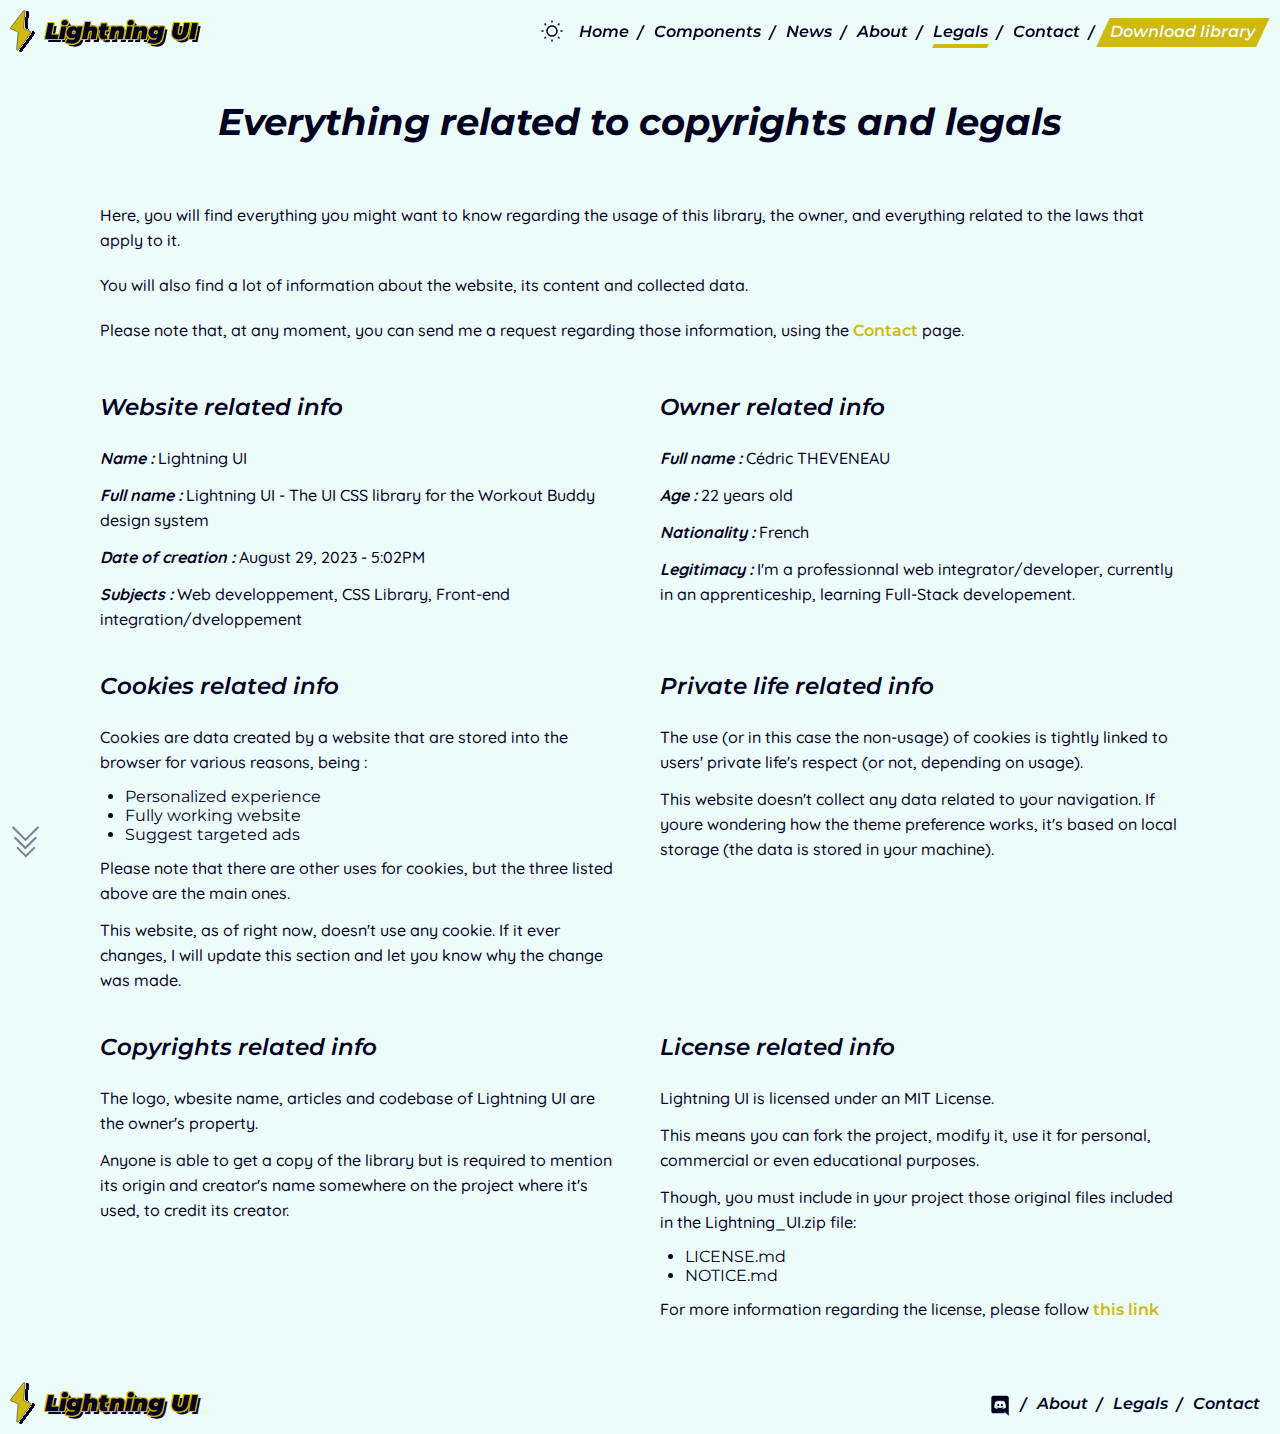
<file: pages/legals.html>
<!DOCTYPE html>
<html lang="en">

<head>
  <meta charset="UTF-8">
  <meta name="viewport" content="width=device-width,initial-scale=1">
  <link rel="shortcut icon" type="image/svg+xml" href="../assets/logoLight.svg" alt="Favicon">
  <link rel="stylesheet" href="../style.css">
  <script src="../script.js" defer></script>
  <meta name="description"
    content="Get to know everything there is to know when it comes to Lightning UI legal-wise. From cookie usage and data collect to library use conditions.">
  <meta name="keywords"
    content="web development, components, component library, CSS, JS, carousel, animations, CTA, download, customizable">
  <title>Lightning UI - Legals : Everything to know legal-wise</title>
</head>

<body class="preload">
  <div class="overflay"><a href="#" title="Get back to the top of the page"><svg alt="Arrows" class="scrollArrows"
        width="54" height="64" viewBox="0 0 54 64" fill="none" xmlns="http://www.w3.org/2000/svg">
        <path d="M11 43.7L27.5 60.2L44 43.7" stroke="#03001F" stroke-width="4" stroke-linecap="round" />
        <path d="M6 23.45L26.625 44.075L47.25 23.45" stroke="#03001F" stroke-width="4" stroke-linecap="round" />
        <path d="M2 2.94995L26.75 27.7L51.5 2.94995" stroke="#03001F" stroke-width="4" stroke-linecap="round" />
      </svg></a></div>
  <header>
    <nav>
      <div class="logo"><img class="logoLight" src="../assets/logoLight.svg" alt="Lightning UI Logo"> <img
          class="logoDark" src="../assets/logoDark.svg" alt="Lightning UI Logo">
        <div class="branding">
          <h1>Lightning UI</h1><span>|</span>
          <p>V2.0.0 - <a href="https://www.weather.gov/otx/Glossary_of_Weather_Terms"
              title="Discover the version name's meaning">Jet Stream</a></p>
        </div>
      </div>
      <div class="navbar">
        <ul class="links">
          <li><button class="navbarToggle" aria-label="Hamburger menu"><svg alt="Hamburger menu"
                class="navbarToggleSVG toggle" style="scale:1.2;transform:translateY(2px)" width="24" height="24"
                viewBox="0 0 24 24" fill="none" xmlns="http://www.w3.org/2000/svg">
                <path fill-rule="evenodd" clip-rule="evenodd"
                  d="M19.75 12C19.75 11.5858 19.4142 11.25 19 11.25H5C4.58579 11.25 4.25 11.5858 4.25 12C4.25 12.4142 4.58579 12.75 5 12.75H19C19.4142 12.75 19.75 12.4142 19.75 12Z"
                  fill="#deff0a" />
                <path fill-rule="evenodd" clip-rule="evenodd"
                  d="M19.75 7C19.75 6.58579 19.4142 6.25 19 6.25H5C4.58579 6.25 4.25 6.58579 4.25 7C4.25 7.41421 4.58579 7.75 5 7.75H19C19.4142 7.75 19.75 7.41421 19.75 7Z"
                  fill="#deff0a" />
                <path fill-rule="evenodd" clip-rule="evenodd"
                  d="M19.75 17C19.75 16.5858 19.4142 16.25 19 16.25H5C4.58579 16.25 4.25 16.5858 4.25 17C4.25 17.4142 4.58579 17.75 5 17.75H19C19.4142 17.75 19.75 17.4142 19.75 17Z"
                  fill="#deff0a" />
              </svg> <svg alt="Close hamburger menu" class="navbarToggleSVG"
                style="scale:1.8;transform:translateY(1.5px)" width="24" height="24" viewBox="0 0 24 24" fill="none"
                xmlns="http://www.w3.org/2000/svg">
                <path d="M8.46445 15.5354L15.5355 8.46436" stroke="#deff0a" stroke-width="1.5" stroke-linecap="round" />
                <path d="M8.46446 8.46458L15.5355 15.5356" stroke="#deff0a" stroke-width="1.5" stroke-linecap="round" />
              </svg></button></li>
          <li><button class="darkModeToggle" aria-label="Dark mode toggle"><svg alt="Dark mode - moon"
                class="darkModeToggleSVG" id="moon" width="24" height="24" viewBox="0 0 24 24" fill="none"
                xmlns="http://www.w3.org/2000/svg">
                <path fill-rule="evenodd" clip-rule="evenodd"
                  d="M11.4863 4.76792C7.72194 5.03144 4.75 8.16865 4.75 12C4.75 16.0041 7.99594 19.25 12 19.25C15.2079 19.25 17.9297 17.1662 18.8848 14.2787C18.1497 14.5824 17.3441 14.75 16.5 14.75C13.0482 14.75 10.25 11.9518 10.25 8.5C10.25 7.10086 10.7101 5.80909 11.4863 4.76792ZM3.25 12C3.25 7.16751 7.16751 3.25 12 3.25C12.4496 3.25 12.8918 3.28398 13.3239 3.34962C13.6229 3.39503 13.8654 3.61553 13.9388 3.90886C14.0123 4.20219 13.9025 4.51095 13.6602 4.69194C12.4992 5.55935 11.75 6.94208 11.75 8.5C11.75 11.1234 13.8766 13.25 16.5 13.25C17.6342 13.25 18.6738 12.8534 19.4905 12.1906C19.7252 12.0002 20.0513 11.9692 20.3176 12.1121C20.584 12.255 20.7386 12.5437 20.7097 12.8446C20.2843 17.2812 16.5477 20.75 12 20.75C7.16751 20.75 3.25 16.8325 3.25 12Z"
                  fill="#deff0a" />
              </svg> <svg alt="Light mode - sun" class="darkModeToggleSVG toggle" id="sun" width="24" height="24"
                viewBox="0 0 24 24" fill="none" xmlns="http://www.w3.org/2000/svg">
                <path
                  d="M12 1.25C12.4142 1.25 12.75 1.58579 12.75 2V3C12.75 3.41421 12.4142 3.75 12 3.75C11.5858 3.75 11.25 3.41421 11.25 3V2C11.25 1.58579 11.5858 1.25 12 1.25Z"
                  fill="black" />
                <path fill-rule="evenodd" clip-rule="evenodd"
                  d="M6.25 12C6.25 8.82436 8.82436 6.25 12 6.25C15.1756 6.25 17.75 8.82436 17.75 12C17.75 15.1756 15.1756 17.75 12 17.75C8.82436 17.75 6.25 15.1756 6.25 12ZM12 7.75C9.65279 7.75 7.75 9.65279 7.75 12C7.75 14.3472 9.65279 16.25 12 16.25C14.3472 16.25 16.25 14.3472 16.25 12C16.25 9.65279 14.3472 7.75 12 7.75Z"
                  fill="black" />
                <path
                  d="M5.45928 4.39862C5.16638 4.10573 4.69151 4.10573 4.39862 4.39862C4.10572 4.69152 4.10572 5.16639 4.39862 5.45929L5.10572 6.16639C5.39862 6.45929 5.87349 6.45929 6.16638 6.16639C6.45928 5.8735 6.45928 5.39862 6.16638 5.10573L5.45928 4.39862Z"
                  fill="black" />
                <path
                  d="M22.75 12C22.75 12.4142 22.4142 12.75 22 12.75H21C20.5858 12.75 20.25 12.4142 20.25 12C20.25 11.5858 20.5858 11.25 21 11.25H22C22.4142 11.25 22.75 11.5858 22.75 12Z"
                  fill="black" />
                <path
                  d="M19.6014 5.45928C19.8943 5.16638 19.8943 4.69151 19.6014 4.39862C19.3085 4.10572 18.8336 4.10572 18.5407 4.39862L17.8336 5.10572C17.5407 5.39862 17.5407 5.87349 17.8336 6.16638C18.1265 6.45928 18.6014 6.45928 18.8943 6.16638L19.6014 5.45928Z"
                  fill="black" />
                <path
                  d="M12 20.25C12.4142 20.25 12.75 20.5858 12.75 21V22C12.75 22.4142 12.4142 22.75 12 22.75C11.5858 22.75 11.25 22.4142 11.25 22V21C11.25 20.5858 11.5858 20.25 12 20.25Z"
                  fill="black" />
                <path
                  d="M18.8943 17.8336C18.6014 17.5407 18.1266 17.5407 17.8337 17.8336C17.5408 18.1265 17.5408 18.6014 17.8337 18.8943L18.5408 19.6014C18.8337 19.8943 19.3085 19.8943 19.6014 19.6014C19.8943 19.3085 19.8943 18.8336 19.6014 18.5407L18.8943 17.8336Z"
                  fill="black" />
                <path
                  d="M3.75 12C3.75 12.4142 3.41421 12.75 3 12.75H2C1.58579 12.75 1.25 12.4142 1.25 12C1.25 11.5858 1.58579 11.25 2 11.25H3C3.41421 11.25 3.75 11.5858 3.75 12Z"
                  fill="black" />
                <path
                  d="M6.16632 18.8943C6.45921 18.6014 6.45921 18.1265 6.16632 17.8336C5.87342 17.5407 5.39855 17.5407 5.10566 17.8336L4.39855 18.5407C4.10566 18.8336 4.10566 19.3085 4.39855 19.6014C4.69144 19.8943 5.16632 19.8943 5.45921 19.6014L6.16632 18.8943Z"
                  fill="black" />
              </svg></button></li>
          <li><a href="../index.html" class="link" title="Access the home page">Home</a></li><span
            class="navbarSeparator">|</span>
          <li><a href="components.html" class="link" title="Access the components page">Components</a>
            <ul class="dropdown">
              <li><a href="./hero.html" class="link" title="Access the hero components page">Hero</a></li>
              <li><a href="./main.html" class="link" title="Access the main components page">Main</a> </li>
              <li><a href="./special.html" class="link" title="Access the special components page">Special</a> </li>
            </ul>
          </li><span class="navbarSeparator">|</span>
          <li><a href="news.html" class="link" title="Access the news page">News</a></li><span
            class="navbarSeparator">|</span>
          <li><a href="about.html" class="link" title="Access the about page">About</a></li><span
            class="navbarSeparator">|</span>
          <li><a href="legals.html" class="link active" title="Access the legals page">Legals</a></li><span
            class="navbarSeparator">|</span>
          <li><a href="contact.html" class="link" title="Access the contact page">Contact</a></li><span
            class="navbarSeparator">|</span>
          <li><button class="navCTA"><a href="../Lightning_UI.zip" download="Lightning_UI_Library" class="link"
                title="Download the library">Download library</a></button></li>
        </ul>
      </div>
    </nav>
  </header>
  <main>
    <div class="content fit">
      <h2 class="accent centered">Everything related to copyrights and legals</h2><br>
      <p>Here, you will find everything you might want to know regarding the usage of this library, the owner, and
        everything related to the laws that apply to it.</p>
      <p>You will also find a lot of information about the website, its content and collected data.</p>
      <p>Please note that, at any moment, you can send me a request regarding those information, using the <a
          href="contact.html" title="Access the contact page">Contact</a> page.</p>
    </div>
    <div class="content fit">
      <div class="gridBlocs">
        <div class="info">
          <h3>Website related info</h3>
          <p><span>Name :</span> Lightning UI</p>
          <p><span>Full name :</span> Lightning UI - The UI CSS library for the Workout Buddy design system
          </p>
          <p><span>Date of creation :</span> August 29, 2023 - 5:02PM</p>
          <p><span>Subjects :</span> Web developpement, CSS Library, Front-end integration/dveloppement</p>
        </div>
        <div class="info">
          <h3>Owner related info</h3>
          <p><span>Full name :</span> Cédric THEVENEAU</p>
          <p><span>Age :</span> 22 years old</p>
          <p><span>Nationality :</span> French</p>
          <p><span>Legitimacy :</span> I'm a professionnal web integrator/developer, currently in an
            apprenticeship, learning Full-Stack developement.</p>
        </div>
        <div class="info">
          <h3>Cookies related info</h3>
          <p>Cookies are data created by a website that are stored into the browser for various reasons, being
            :</p>
          <ul>
            <li>Personalized experience</li>
            <li>Fully working website</li>
            <li>Suggest targeted ads</li>
          </ul>
          <p>Please note that there are other uses for cookies, but the three listed above are the main ones.
          </p>
          <p>This website, as of right now, doesn't use any cookie. If it ever changes, I will update this
            section and let you know why the change was made.</p>
        </div>
        <div class="info">
          <h3>Private life related info</h3>
          <p>The use (or in this case the non-usage) of cookies is tightly linked to users' private life's
            respect (or not, depending on usage).</p>
          <p>This website doesn't collect any data related to your navigation. If youre wondering how the
            theme preference works, it's based on local storage (the data is stored in your machine).</p>
        </div>
        <div class="info">
          <h3>Copyrights related info</h3>
          <p>The logo, wbesite name, articles and codebase of Lightning UI are the owner's property.</p>
          <p>Anyone is able to get a copy of the library but is required to mention its origin and creator's
            name somewhere on the project where it's used, to credit its creator.</p>
        </div>
        <div class="info">
          <h3>License related info</h3>
          <p>Lightning UI is licensed under an MIT License.</p>
          <p>This means you can fork the project, modify it, use it for personal, commercial or even
            educational purposes.</p>
          <p>Though, you must include in your project those original files included in the Lightning_UI.zip
            file:</p>
          <ul>
            <li>LICENSE.md</li>
            <li>NOTICE.md</li>
          </ul>
          <p>For more information regarding the license, please follow <a
              href="https://www.tldrlegal.com/license/mit-license" title="Learn more about the MIT License">this
              link</a></p>
        </div>
      </div>
    </div>
  </main>
  <footer>
    <nav>
      <div class="logo"><img class="logoLight" src="../assets/logoLight.svg" alt="Lightning UI Logo"> <img
          class="logoDark" src="../assets/logoDark.svg" alt="Lightning UI Logo">
        <div class="branding">
          <h1>Lightning UI</h1>
        </div>
      </div>
      <div class="navbar">
        <ul class="links">
          <li><a id="Discord" href="https://discord.gg/URGXAVbPYj" title="Join the Discord server"><svg
                style="transform:translateY(4px)" width="24" height="25" viewBox="0 0 39 40" alt="Discord logo"
                fill="none" xmlns="http://www.w3.org/2000/svg">
                <path
                  d="M24.1912 19.556C24.1912 20.5429 23.4632 21.3519 22.541 21.3519C21.6349 21.3519 20.8907 20.5429 20.8907 19.556C20.8907 18.5691 21.6188 17.7601 22.541 17.7601C23.4632 17.7601 24.1912 18.5691 24.1912 19.556ZM16.6356 17.7601C15.7134 17.7601 14.9853 18.5691 14.9853 19.556C14.9853 20.5429 15.7295 21.3519 16.6356 21.3519C17.5578 21.3519 18.2858 20.5429 18.2858 19.556C18.302 18.5691 17.5578 17.7601 16.6356 17.7601ZM33.7208 7.5187V36.5441C29.6448 32.9421 30.9483 34.1344 26.2136 29.7327L27.0711 32.7258H8.72396C6.89571 32.7258 5.40723 31.2374 5.40723 29.3929V7.5187C5.40723 5.67427 6.89571 4.18579 8.72396 4.18579H30.404C32.2323 4.18579 33.7208 5.67427 33.7208 7.5187ZM29.1097 22.8566C29.1097 17.6469 26.7799 13.4241 26.7799 13.4241C24.4501 11.6767 22.2336 11.7253 22.2336 11.7253L22.0071 11.9841C24.7575 12.8255 26.0357 14.0389 26.0357 14.0389C22.1924 11.9325 17.6779 11.9321 13.9498 13.5697C13.3512 13.8448 12.9953 14.0389 12.9953 14.0389C12.9953 14.0389 14.3381 12.7607 17.2504 11.9194L17.0886 11.7253C17.0886 11.7253 14.872 11.6767 12.5422 13.4241C12.5422 13.4241 10.2124 17.6469 10.2124 22.8566C10.2124 22.8566 11.5715 25.2025 15.1471 25.3158C15.1471 25.3158 15.7457 24.5877 16.2311 23.9729C14.1763 23.3581 13.3997 22.0638 13.3997 22.0638C13.6377 22.2304 14.0302 22.4463 14.0631 22.4682C16.7939 23.9976 20.673 24.4986 24.1589 23.0345C24.7252 22.8242 25.3561 22.5168 26.0195 22.0799C26.0195 22.0799 25.2105 23.4066 23.0911 24.0053C23.5764 24.6201 24.1589 25.3158 24.1589 25.3158C27.7345 25.2025 29.1097 22.8566 29.1097 22.8566V22.8566Z"
                  fill="black" />
              </svg></a></li><span class="navbarSeparator">|</span>
          <li><a href="about.html" class="link" title="Access the about page">About</a></li><span
            class="navbarSeparator">|</span>
          <li><a href="legals.html" class="link" title="Access the legals page">Legals</a></li><span
            class="navbarSeparator">|</span>
          <li><a href="contact.html" class="link" title="Access the contact page">Contact</a></li>
        </ul>
      </div>
    </nav>
  </footer>
</body>

</html>
</file>
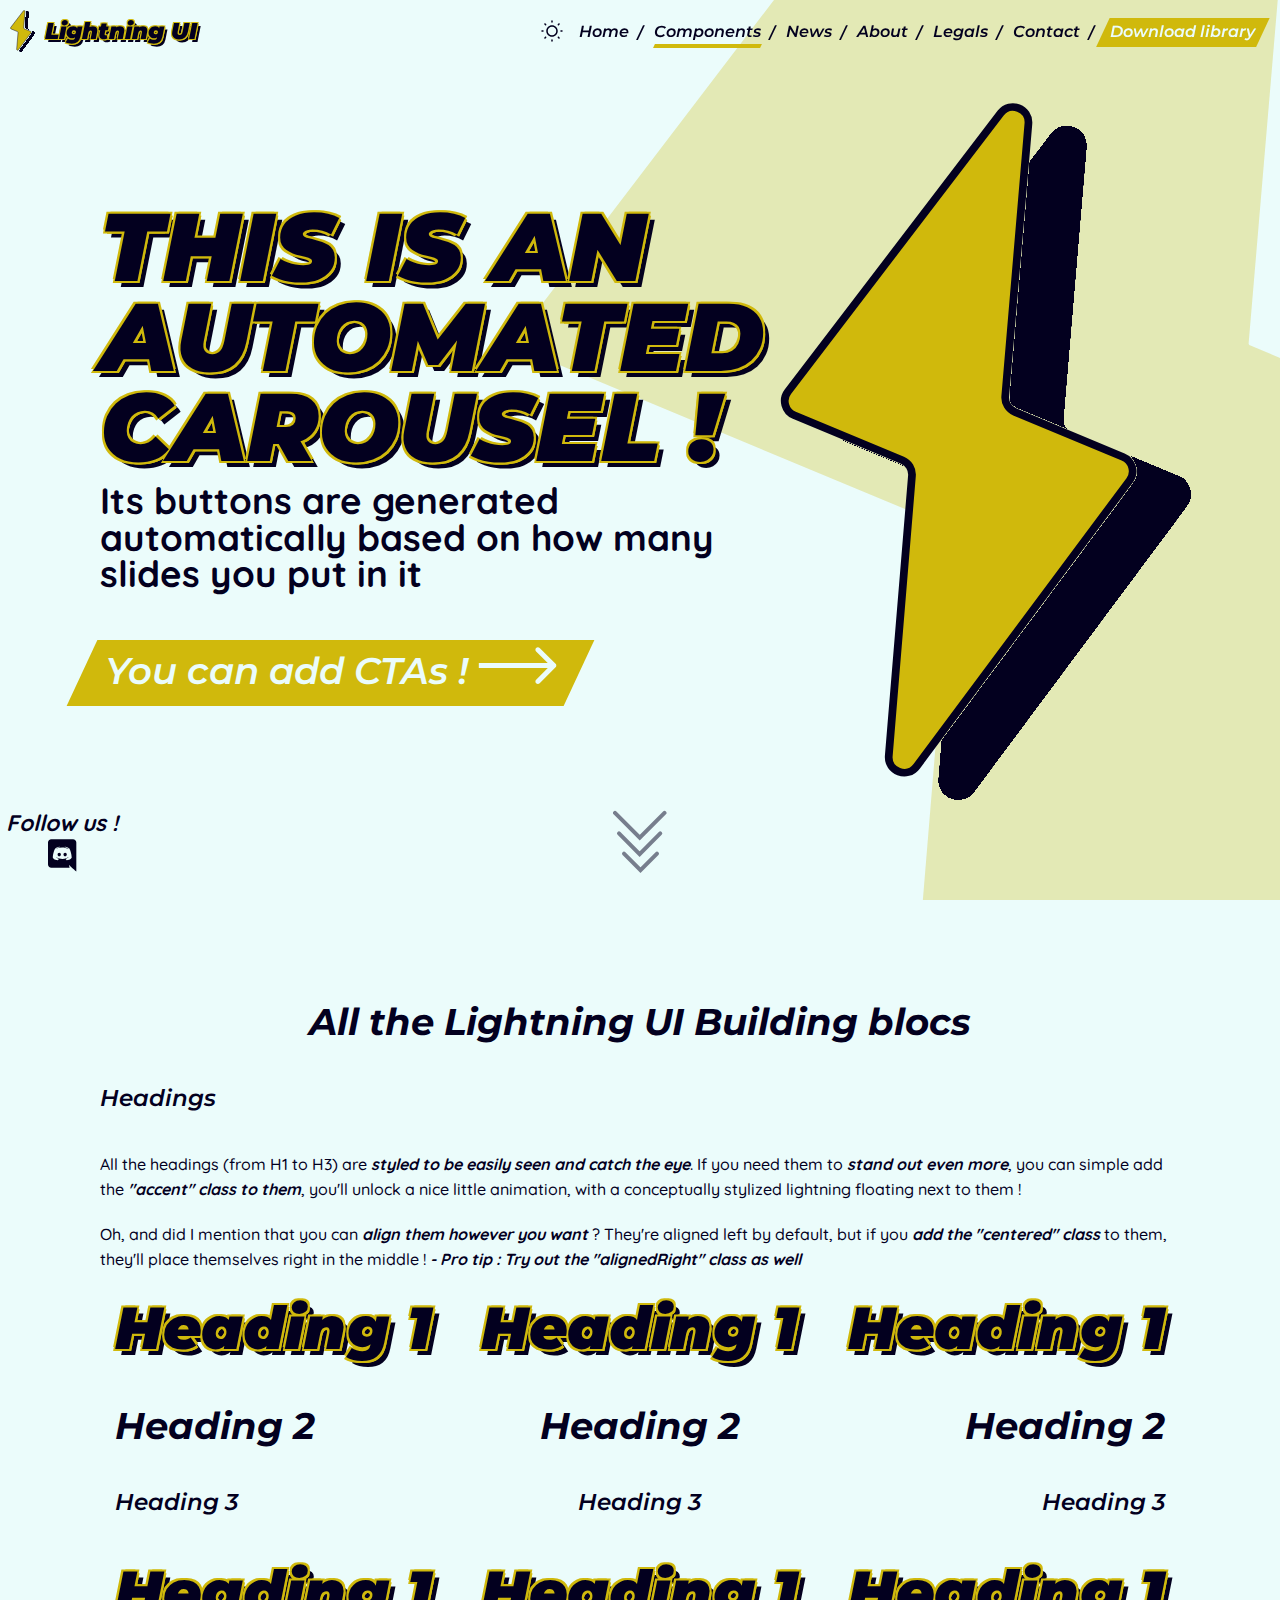
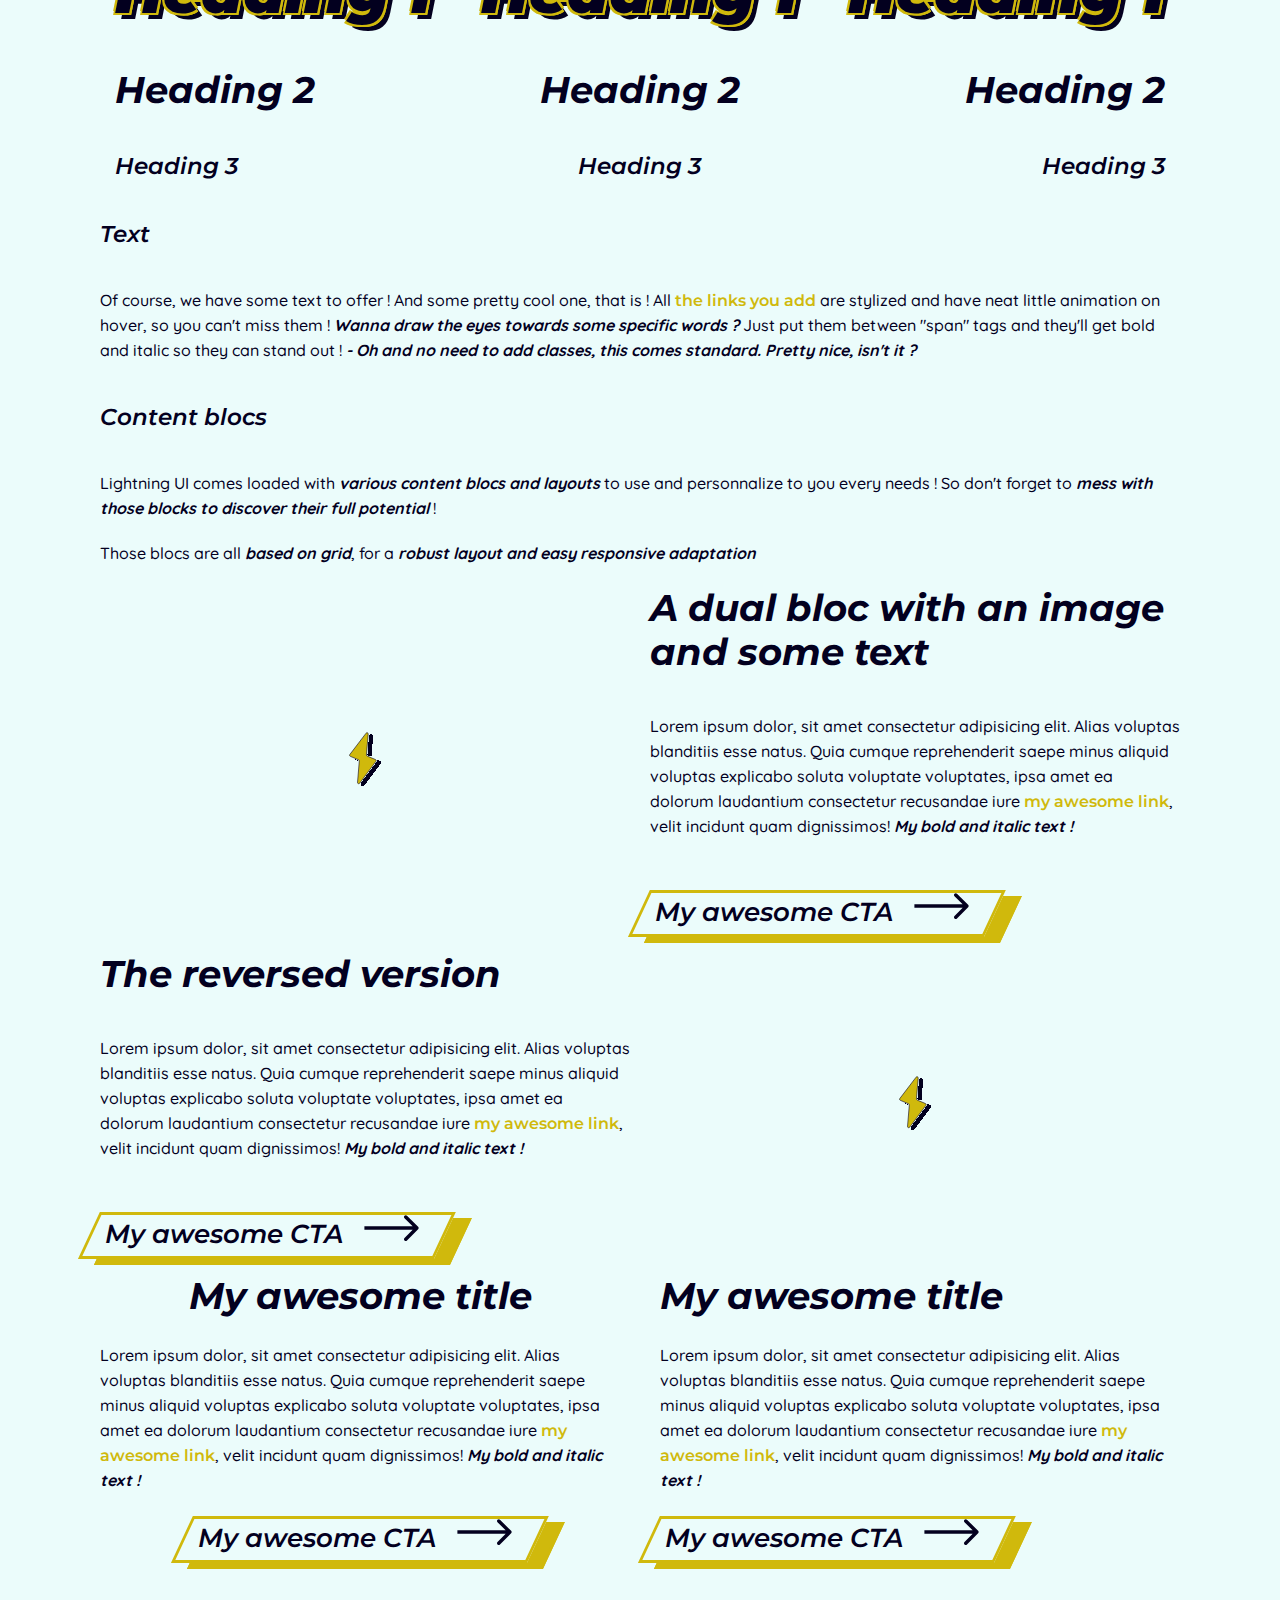
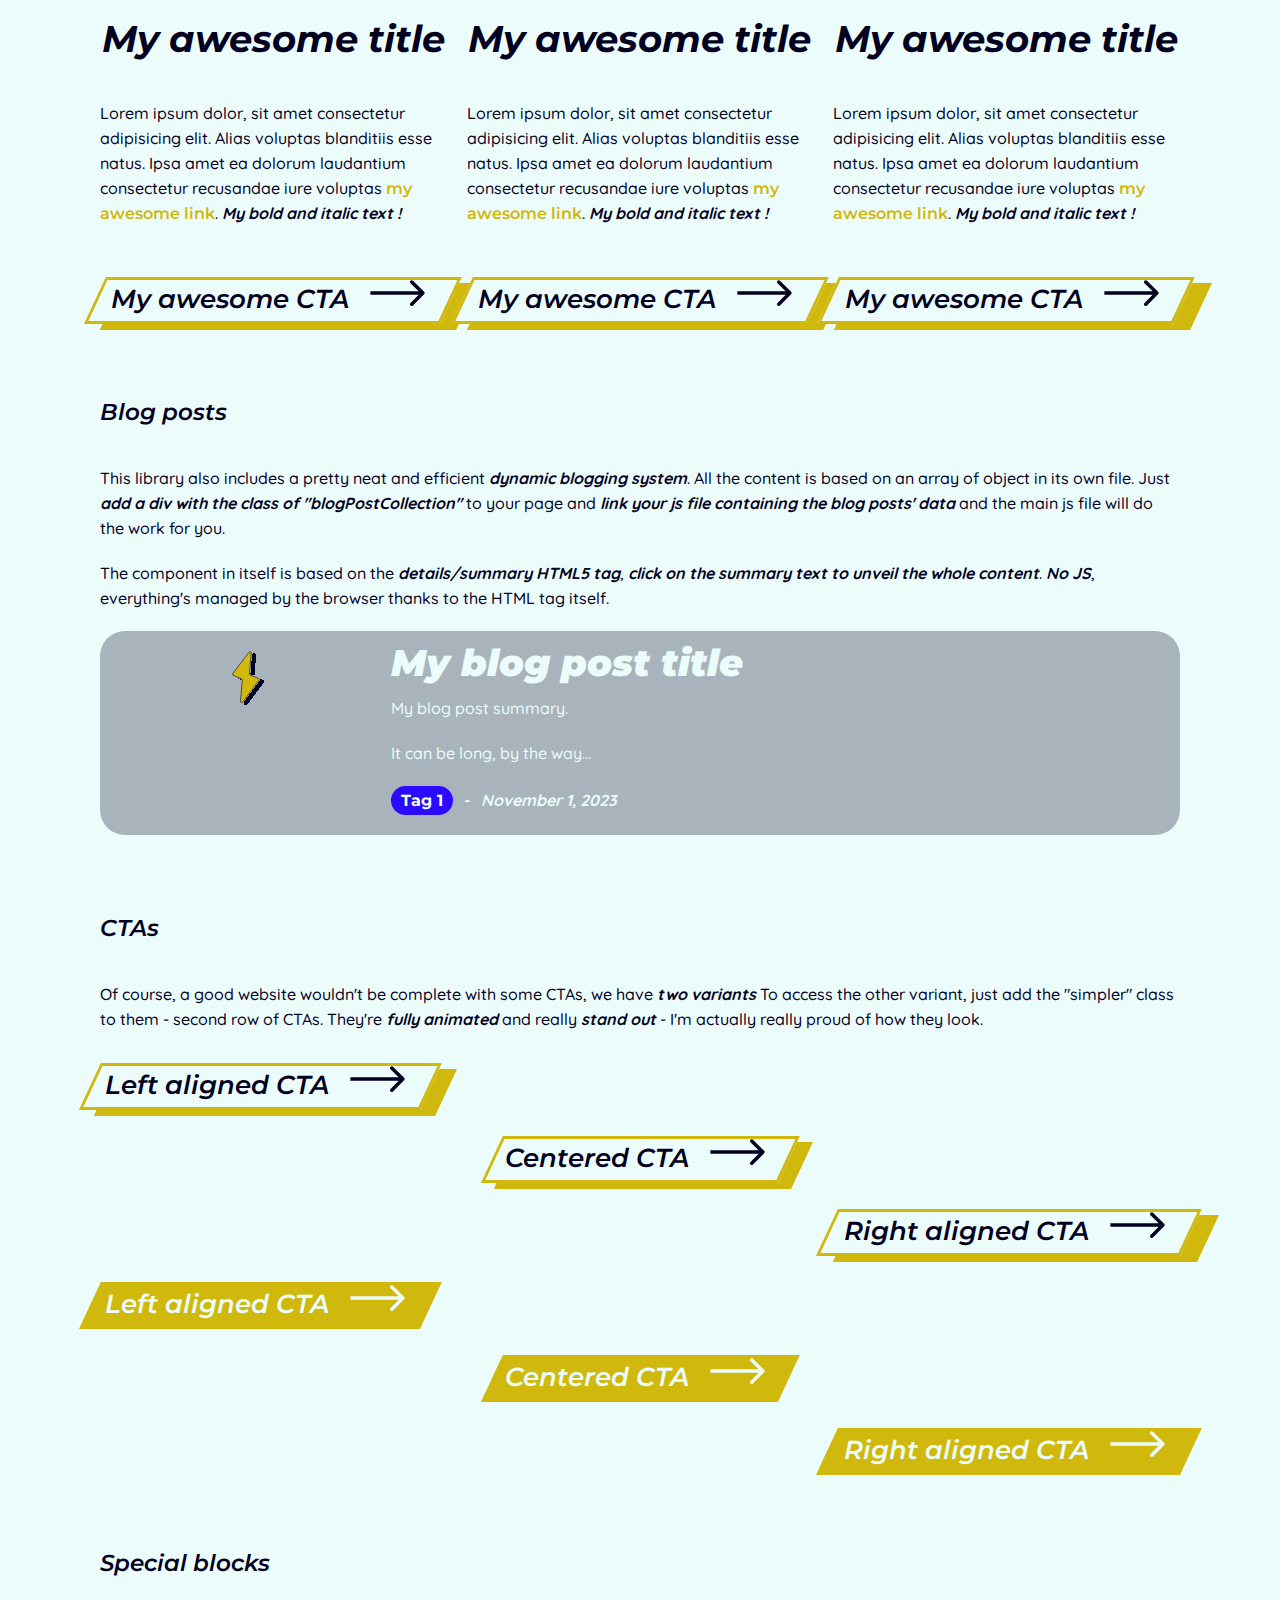
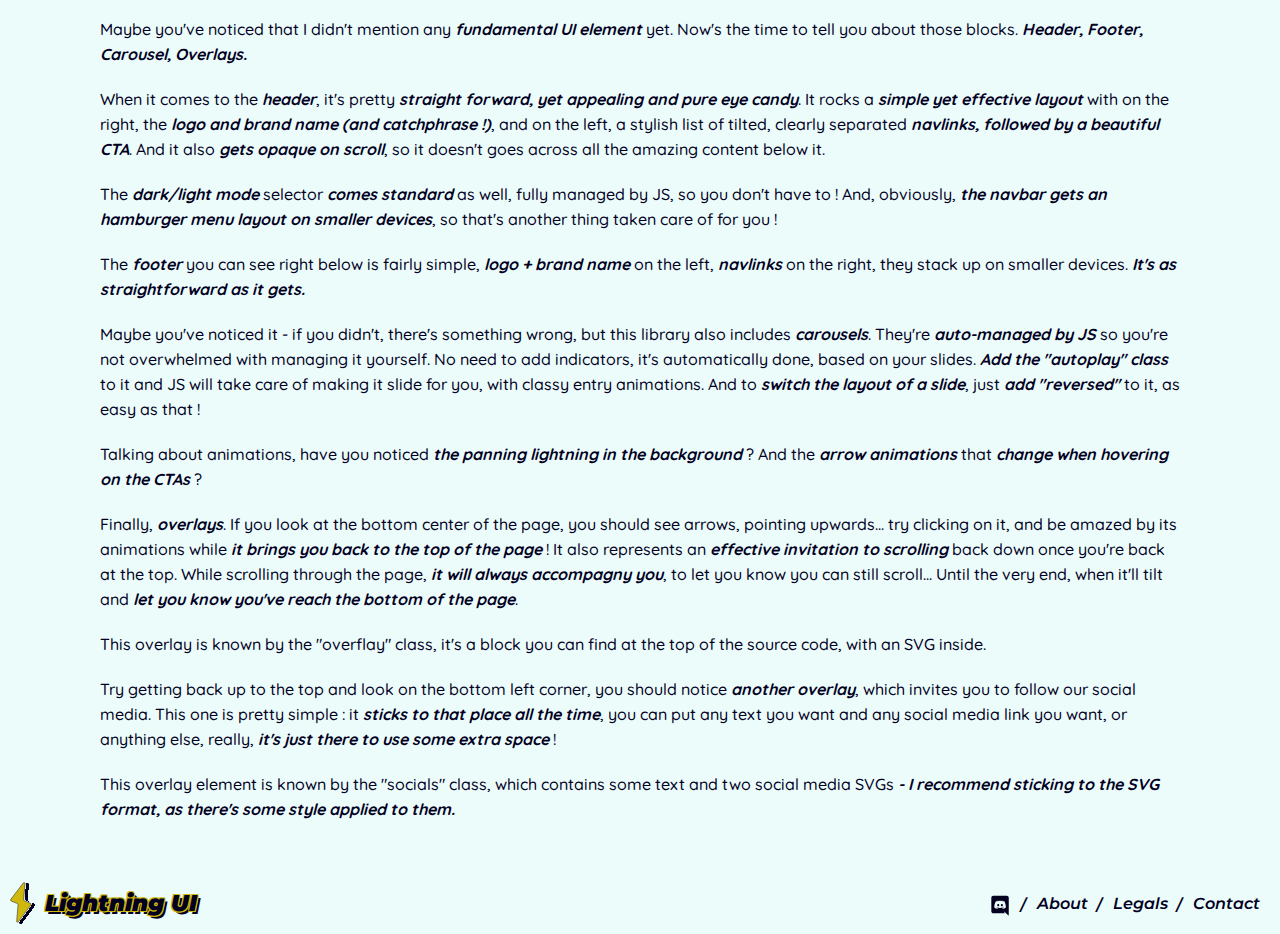
<file: pages/main.html>
<!DOCTYPE html>
<html lang="en">

<head>
  <meta charset="UTF-8">
  <meta name="viewport" content="width=device-width,initial-scale=1">
  <link rel="shortcut icon" type="image/svg+xml" href="../assets/logoLight.svg" alt="Favicon">
  <link rel="stylesheet" href="../style.css">
  <script src="../script.js" defer></script>
  <meta name="description"
    content="Discover all the Lightning UI main blocks, how they look and how they're built. Get familiar with them and see if this library fits your needs.">
  <meta name="keywords"
    content="web development, components, component library, CSS, JS, carousel, animations, CTA, download, customizable">
  <title>Lightning UI - Main Components : Get familiar with the components</title>
</head>

<body class="preload">
  <div class="socials">
    <p>Follow us !</p>
    <div class="icons"><a id="DiscordSocials" href="https://discord.gg/URGXAVbPYj" title="Join the Discord server"><svg
          alt="Discord logo" width="39" height="40" viewBox="0 0 39 40" fill="none" xmlns="http://www.w3.org/2000/svg">
          <path
            d="M24.1912 19.556C24.1912 20.5429 23.4632 21.3519 22.541 21.3519C21.6349 21.3519 20.8907 20.5429 20.8907 19.556C20.8907 18.5691 21.6188 17.7601 22.541 17.7601C23.4632 17.7601 24.1912 18.5691 24.1912 19.556ZM16.6356 17.7601C15.7134 17.7601 14.9853 18.5691 14.9853 19.556C14.9853 20.5429 15.7295 21.3519 16.6356 21.3519C17.5578 21.3519 18.2858 20.5429 18.2858 19.556C18.302 18.5691 17.5578 17.7601 16.6356 17.7601ZM33.7208 7.5187V36.5441C29.6448 32.9421 30.9483 34.1344 26.2136 29.7327L27.0711 32.7258H8.72396C6.89571 32.7258 5.40723 31.2374 5.40723 29.3929V7.5187C5.40723 5.67427 6.89571 4.18579 8.72396 4.18579H30.404C32.2323 4.18579 33.7208 5.67427 33.7208 7.5187ZM29.1097 22.8566C29.1097 17.6469 26.7799 13.4241 26.7799 13.4241C24.4501 11.6767 22.2336 11.7253 22.2336 11.7253L22.0071 11.9841C24.7575 12.8255 26.0357 14.0389 26.0357 14.0389C22.1924 11.9325 17.6779 11.9321 13.9498 13.5697C13.3512 13.8448 12.9953 14.0389 12.9953 14.0389C12.9953 14.0389 14.3381 12.7607 17.2504 11.9194L17.0886 11.7253C17.0886 11.7253 14.872 11.6767 12.5422 13.4241C12.5422 13.4241 10.2124 17.6469 10.2124 22.8566C10.2124 22.8566 11.5715 25.2025 15.1471 25.3158C15.1471 25.3158 15.7457 24.5877 16.2311 23.9729C14.1763 23.3581 13.3997 22.0638 13.3997 22.0638C13.6377 22.2304 14.0302 22.4463 14.0631 22.4682C16.7939 23.9976 20.673 24.4986 24.1589 23.0345C24.7252 22.8242 25.3561 22.5168 26.0195 22.0799C26.0195 22.0799 25.2105 23.4066 23.0911 24.0053C23.5764 24.6201 24.1589 25.3158 24.1589 25.3158C27.7345 25.2025 29.1097 22.8566 29.1097 22.8566V22.8566Z"
            fill="black" />
        </svg></a></div>
  </div>
  <div class="overflay"><a href="#" title="Get back to the top of the page"><svg alt="Arrows" class="scrollArrows"
        width="54" height="64" viewBox="0 0 54 64" fill="none" xmlns="http://www.w3.org/2000/svg">
        <path d="M11 43.7L27.5 60.2L44 43.7" stroke="#03001F" stroke-width="4" stroke-linecap="round" />
        <path d="M6 23.45L26.625 44.075L47.25 23.45" stroke="#03001F" stroke-width="4" stroke-linecap="round" />
        <path d="M2 2.94995L26.75 27.7L51.5 2.94995" stroke="#03001F" stroke-width="4" stroke-linecap="round" />
      </svg></a></div>
  <header>
    <nav>
      <div class="logo"><img class="logoLight" src="../assets/logoLight.svg" alt="Lightning UI Logo"> <img
          class="logoDark" src="../assets/logoDark.svg" alt="Lightning UI Logo">
        <div class="branding">
          <h1>Lightning UI</h1><span>|</span>
          <p>V2.0.0 - <a href="https://www.weather.gov/otx/Glossary_of_Weather_Terms"
              title="Discover the version name's meaning">Jet Stream</a></p>
        </div>
      </div>
      <div class="navbar">
        <ul class="links">
          <li><button class="navbarToggle" aria-label="Hamburger menu"><svg alt="Hamburger menu"
                class="navbarToggleSVG toggle" style="scale:1.2;transform:translateY(2px)" width="24" height="24"
                viewBox="0 0 24 24" fill="none" xmlns="http://www.w3.org/2000/svg">
                <path fill-rule="evenodd" clip-rule="evenodd"
                  d="M19.75 12C19.75 11.5858 19.4142 11.25 19 11.25H5C4.58579 11.25 4.25 11.5858 4.25 12C4.25 12.4142 4.58579 12.75 5 12.75H19C19.4142 12.75 19.75 12.4142 19.75 12Z"
                  fill="#deff0a" />
                <path fill-rule="evenodd" clip-rule="evenodd"
                  d="M19.75 7C19.75 6.58579 19.4142 6.25 19 6.25H5C4.58579 6.25 4.25 6.58579 4.25 7C4.25 7.41421 4.58579 7.75 5 7.75H19C19.4142 7.75 19.75 7.41421 19.75 7Z"
                  fill="#deff0a" />
                <path fill-rule="evenodd" clip-rule="evenodd"
                  d="M19.75 17C19.75 16.5858 19.4142 16.25 19 16.25H5C4.58579 16.25 4.25 16.5858 4.25 17C4.25 17.4142 4.58579 17.75 5 17.75H19C19.4142 17.75 19.75 17.4142 19.75 17Z"
                  fill="#deff0a" />
              </svg> <svg alt="Close hamburger menu" class="navbarToggleSVG"
                style="scale:1.8;transform:translateY(1.5px)" width="24" height="24" viewBox="0 0 24 24" fill="none"
                xmlns="http://www.w3.org/2000/svg">
                <path d="M8.46445 15.5354L15.5355 8.46436" stroke="#deff0a" stroke-width="1.5" stroke-linecap="round" />
                <path d="M8.46446 8.46458L15.5355 15.5356" stroke="#deff0a" stroke-width="1.5" stroke-linecap="round" />
              </svg></button></li>
          <li><button class="darkModeToggle" aria-label="Dark mode toggle"><svg alt="Dark mode - moon"
                class="darkModeToggleSVG" id="moon" width="24" height="24" viewBox="0 0 24 24" fill="none"
                xmlns="http://www.w3.org/2000/svg">
                <path fill-rule="evenodd" clip-rule="evenodd"
                  d="M11.4863 4.76792C7.72194 5.03144 4.75 8.16865 4.75 12C4.75 16.0041 7.99594 19.25 12 19.25C15.2079 19.25 17.9297 17.1662 18.8848 14.2787C18.1497 14.5824 17.3441 14.75 16.5 14.75C13.0482 14.75 10.25 11.9518 10.25 8.5C10.25 7.10086 10.7101 5.80909 11.4863 4.76792ZM3.25 12C3.25 7.16751 7.16751 3.25 12 3.25C12.4496 3.25 12.8918 3.28398 13.3239 3.34962C13.6229 3.39503 13.8654 3.61553 13.9388 3.90886C14.0123 4.20219 13.9025 4.51095 13.6602 4.69194C12.4992 5.55935 11.75 6.94208 11.75 8.5C11.75 11.1234 13.8766 13.25 16.5 13.25C17.6342 13.25 18.6738 12.8534 19.4905 12.1906C19.7252 12.0002 20.0513 11.9692 20.3176 12.1121C20.584 12.255 20.7386 12.5437 20.7097 12.8446C20.2843 17.2812 16.5477 20.75 12 20.75C7.16751 20.75 3.25 16.8325 3.25 12Z"
                  fill="#deff0a" />
              </svg> <svg alt="Light mode - sun" class="darkModeToggleSVG toggle" id="sun" width="24" height="24"
                viewBox="0 0 24 24" fill="none" xmlns="http://www.w3.org/2000/svg">
                <path
                  d="M12 1.25C12.4142 1.25 12.75 1.58579 12.75 2V3C12.75 3.41421 12.4142 3.75 12 3.75C11.5858 3.75 11.25 3.41421 11.25 3V2C11.25 1.58579 11.5858 1.25 12 1.25Z"
                  fill="black" />
                <path fill-rule="evenodd" clip-rule="evenodd"
                  d="M6.25 12C6.25 8.82436 8.82436 6.25 12 6.25C15.1756 6.25 17.75 8.82436 17.75 12C17.75 15.1756 15.1756 17.75 12 17.75C8.82436 17.75 6.25 15.1756 6.25 12ZM12 7.75C9.65279 7.75 7.75 9.65279 7.75 12C7.75 14.3472 9.65279 16.25 12 16.25C14.3472 16.25 16.25 14.3472 16.25 12C16.25 9.65279 14.3472 7.75 12 7.75Z"
                  fill="black" />
                <path
                  d="M5.45928 4.39862C5.16638 4.10573 4.69151 4.10573 4.39862 4.39862C4.10572 4.69152 4.10572 5.16639 4.39862 5.45929L5.10572 6.16639C5.39862 6.45929 5.87349 6.45929 6.16638 6.16639C6.45928 5.8735 6.45928 5.39862 6.16638 5.10573L5.45928 4.39862Z"
                  fill="black" />
                <path
                  d="M22.75 12C22.75 12.4142 22.4142 12.75 22 12.75H21C20.5858 12.75 20.25 12.4142 20.25 12C20.25 11.5858 20.5858 11.25 21 11.25H22C22.4142 11.25 22.75 11.5858 22.75 12Z"
                  fill="black" />
                <path
                  d="M19.6014 5.45928C19.8943 5.16638 19.8943 4.69151 19.6014 4.39862C19.3085 4.10572 18.8336 4.10572 18.5407 4.39862L17.8336 5.10572C17.5407 5.39862 17.5407 5.87349 17.8336 6.16638C18.1265 6.45928 18.6014 6.45928 18.8943 6.16638L19.6014 5.45928Z"
                  fill="black" />
                <path
                  d="M12 20.25C12.4142 20.25 12.75 20.5858 12.75 21V22C12.75 22.4142 12.4142 22.75 12 22.75C11.5858 22.75 11.25 22.4142 11.25 22V21C11.25 20.5858 11.5858 20.25 12 20.25Z"
                  fill="black" />
                <path
                  d="M18.8943 17.8336C18.6014 17.5407 18.1266 17.5407 17.8337 17.8336C17.5408 18.1265 17.5408 18.6014 17.8337 18.8943L18.5408 19.6014C18.8337 19.8943 19.3085 19.8943 19.6014 19.6014C19.8943 19.3085 19.8943 18.8336 19.6014 18.5407L18.8943 17.8336Z"
                  fill="black" />
                <path
                  d="M3.75 12C3.75 12.4142 3.41421 12.75 3 12.75H2C1.58579 12.75 1.25 12.4142 1.25 12C1.25 11.5858 1.58579 11.25 2 11.25H3C3.41421 11.25 3.75 11.5858 3.75 12Z"
                  fill="black" />
                <path
                  d="M6.16632 18.8943C6.45921 18.6014 6.45921 18.1265 6.16632 17.8336C5.87342 17.5407 5.39855 17.5407 5.10566 17.8336L4.39855 18.5407C4.10566 18.8336 4.10566 19.3085 4.39855 19.6014C4.69144 19.8943 5.16632 19.8943 5.45921 19.6014L6.16632 18.8943Z"
                  fill="black" />
              </svg></button></li>
          <li><a href="../index.html" class="link" title="Access the home page">Home</a></li><span
            class="navbarSeparator">|</span>
          <li><a href="components.html" class="link active" title="Access the components page">Components</a>
            <ul class="dropdown">
              <li><a href="./hero.html" class="link" title="Access the hero components page">Hero</a></li>
              <li><a href="./main.html" class="link" title="Access the main components page">Main</a> </li>
              <li><a href="./special.html" class="link" title="Access the special components page">Special</a> </li>
            </ul>
          </li><span class="navbarSeparator">|</span>
          <li><a href="news.html" class="link" title="Access the news page">News</a></li><span
            class="navbarSeparator">|</span>
          <li><a href="about.html" class="link" title="Access the about page">About</a></li><span
            class="navbarSeparator">|</span>
          <li><a href="legals.html" class="link" title="Access the legals page">Legals</a></li><span
            class="navbarSeparator">|</span>
          <li><a href="contact.html" class="link" title="Access the contact page">Contact</a></li><span
            class="navbarSeparator">|</span>
          <li><button class="navCTA"><a href="../Lightning_UI.zip" download="Lightning_UI_Library" class="link"
                title="Download the library">Download library</a></button></li>
        </ul>
      </div>
    </nav>
  </header>
  <main>
    <div class="carousel autoplay"><button class="carousel__button carousel__button--left hidden"
        style="display:none"><i class="fas fa-angle-left"></i></button>
      <div class="carousel__track-container">
        <ul class="carousel__track">
          <li class="carousel__slide current-slide"><svg alt="Carousel background - Lightning" width="1178"
              height="2379" viewBox="0 0 1178 2379" fill="none" xmlns="http://www.w3.org/2000/svg">
              <path
                d="M0.572514 1081.75L824.525 1.4578C825.738 -0.132899 828.277 0.846215 828.108 2.83964L736.623 1082.36C736.55 1083.22 737.044 1084.04 737.847 1084.37L1176.64 1267.2C1177.84 1267.7 1178.25 1269.2 1177.47 1270.24L353.487 2378.04C352.286 2379.66 349.723 2378.69 349.889 2376.69L441.38 1269.64C441.452 1268.77 440.957 1267.96 440.156 1267.63L1.39353 1084.81C0.183462 1084.31 -0.222487 1082.79 0.572514 1081.75Z"
                fill="" />
            </svg>
            <div class="hero">
              <h2>This is an automated carousel !</h2>
              <p>Its buttons are generated automatically based on how many slides you put in it</p>
              <button><a href="#" title="Goes nowhere">You can add CTAs ! <svg alt="Arrow" class="ctaArrow" width="79"
                    height="37" viewBox="0 0 79 37" fill="none" xmlns="http://www.w3.org/2000/svg">
                    <path
                      d="M77.5815 20.3378C78.5578 19.3615 78.5578 17.7786 77.5815 16.8023L61.6716 0.892399C60.6953 -0.0839119 59.1124 -0.0839119 58.1361 0.892399C57.1597 1.86871 57.1597 3.45162 58.1361 4.42793L72.2782 18.5701L58.1361 32.7122C57.1597 33.6885 57.1597 35.2714 58.1361 36.2477C59.1124 37.224 60.6953 37.224 61.6716 36.2477L77.5815 20.3378ZM0.813721 21.0701H75.8137V16.0701H0.813721V21.0701Z"
                      fill="#DEFF0A" />
                  </svg></a></button>
            </div><img src="../assets/logoLight.svg" alt="Lightning UI logo" style="scale:.8">
          </li>
          <li class="carousel__slide reversed"><svg alt="Carousel background - Lightning" width="1178" height="2379"
              viewBox="0 0 1178 2379" fill="none" xmlns="http://www.w3.org/2000/svg">
              <path
                d="M0.572514 1081.75L824.525 1.4578C825.738 -0.132899 828.277 0.846215 828.108 2.83964L736.623 1082.36C736.55 1083.22 737.044 1084.04 737.847 1084.37L1176.64 1267.2C1177.84 1267.7 1178.25 1269.2 1177.47 1270.24L353.487 2378.04C352.286 2379.66 349.723 2378.69 349.889 2376.69L441.38 1269.64C441.452 1268.77 440.957 1267.96 440.156 1267.63L1.39353 1084.81C0.183462 1084.31 -0.222487 1082.79 0.572514 1081.75Z"
                fill="" />
            </svg>
            <div class="hero">
              <h2>Easily swap elements disposition !</h2>
              <p>Simply add "reversed" to the slide's classes.</p><button><a href="#" title="Goes nowhere">CTAs change
                  as well
                  !</a></button>
            </div><img src="../assets/logoLight.svg" alt="Lightning UI logo" style="scale:.8">
          </li>
          <li class="carousel__slide"><svg alt="Carousel background - Lightning" width="1178" height="2379"
              viewBox="0 0 1178 2379" fill="none" xmlns="http://www.w3.org/2000/svg">
              <path
                d="M0.572514 1081.75L824.525 1.4578C825.738 -0.132899 828.277 0.846215 828.108 2.83964L736.623 1082.36C736.55 1083.22 737.044 1084.04 737.847 1084.37L1176.64 1267.2C1177.84 1267.7 1178.25 1269.2 1177.47 1270.24L353.487 2378.04C352.286 2379.66 349.723 2378.69 349.889 2376.69L441.38 1269.64C441.452 1268.77 440.957 1267.96 440.156 1267.63L1.39353 1084.81C0.183462 1084.31 -0.222487 1082.79 0.572514 1081.75Z"
                fill="" />
            </svg>
            <div class="hero">
              <h2>Easily add autoplay</h2>
              <p>Simply add "autoplay" to the carousel's classes !</p>
            </div><img src="../assets/logoDark.svg" alt="Lightning UI logo" style="scale:.8">
          </li>
          <li class="carousel__slide"><svg alt="Carousel background - Lightning" width="1178" height="2379"
              viewBox="0 0 1178 2379" fill="none" xmlns="http://www.w3.org/2000/svg">
              <path
                d="M0.572514 1081.75L824.525 1.4578C825.738 -0.132899 828.277 0.846215 828.108 2.83964L736.623 1082.36C736.55 1083.22 737.044 1084.04 737.847 1084.37L1176.64 1267.2C1177.84 1267.7 1178.25 1269.2 1177.47 1270.24L353.487 2378.04C352.286 2379.66 349.723 2378.69 349.889 2376.69L441.38 1269.64C441.452 1268.77 440.957 1267.96 440.156 1267.63L1.39353 1084.81C0.183462 1084.31 -0.222487 1082.79 0.572514 1081.75Z"
                fill="" />
            </svg>
            <div class="hero">
              <h2>Coming soon</h2>
              <p>Carousel's autoplay gets paused while hovering it</p>
            </div><img src="../assets/logoDark.svg" alt="Lightning UI logo" style="scale:.8">
          </li>
        </ul>
      </div><button class="carousel__button carousel__button--right" style="display:none"><i
          class="fas fa-angle-right"></i></button>
      <div class="carousel__nav"><!-- <button class="carousel__indicator current-slide"></button>
                <button class="carousel__indicator"></button>
                <button class="carousel__indicator"></button>
                <button class="carousel__indicator"></button> --></div>
    </div>
    <div class="content fit">
      <h2 class="centered accent" style="margin-bottom:20px">All the Lightning UI Building blocs</h2>
      <h3 class="accent" style="margin-bottom:20px">Headings</h3>
      <p>All the headings (from H1 to H3) are <span>styled to be easily seen and catch the eye</span>. If you need
        them to <span>stand out even more</span>, you can simple add the <span>"accent" class to them</span>,
        you'll unlock a nice little animation, with a conceptually stylized lightning floating next to them !
      </p>
      <p>Oh, and did I mention that you can <span>align them however you want</span> ? They're aligned left by
        default, but if you <span>add the "centered" class</span> to them, they'll place themselves right in the
        middle ! <span>- Pro tip : Try out the "alignedRight" class as well</span></p>
      <div class="threeBlocs">
        <div class="info">
          <h1>Heading 1</h1>
          <h2>Heading 2</h2>
          <h3>Heading 3</h3>
          <h1 class="accent">Heading 1</h1>
          <h2 class="accent">Heading 2</h2>
          <h3 class="accent">Heading 3</h3>
        </div>
        <div class="info">
          <h1 class="centered">Heading 1</h1>
          <h2 class="centered">Heading 2</h2>
          <h3 class="centered">Heading 3</h3>
          <h1 class="centered accent">Heading 1</h1>
          <h2 class="centered accent">Heading 2</h2>
          <h3 class="centered accent">Heading 3</h3>
        </div>
        <div class="info alignRight">
          <h1 class="alignRight">Heading 1</h1>
          <h2 class="alignRight">Heading 2</h2>
          <h3 class="alignRight">Heading 3</h3>
          <h1 class="alignRight accent">Heading 1</h1>
          <h2 class="alignRight accent">Heading 2</h2>
          <h3 class="alignRight accent">Heading 3</h3>
        </div>
      </div>
      <h3 class="accent" style="margin-block:20px">Text</h3>
      <p>Of course, we have some text to offer ! And some pretty cool one, that is ! All <a href="#"
          title="Goes nowhere">the links you add</a> are stylized and have neat little animation on hover, so
        you can't miss them ! <span>Wanna draw the eyes towards some specific words ?</span> Just put them
        between "span" tags and they'll get bold and italic so they can stand out ! <span>- Oh and no need to
          add classes, this comes standard. Pretty nice, isn't it ?</span></p>
      <h3 class="accent" style="margin-block:20px">Content blocs</h3>
      <p>Lightning UI comes loaded with <span>various content blocs and layouts</span> to use and personnalize to
        you every needs ! So don't forget to <span>mess with those blocks to discover their full
          potential</span> !</p>
      <p>Those blocs are all <span>based on grid</span>, for a <span>robust layout and easy responsive
          adaptation</span></p>
      <div class="twoBlocs"><img src="../assets/logoLight.svg" alt="Lightning UI logo">
        <div class="info">
          <h2>A dual bloc with an image and some text</h2>
          <p>Lorem ipsum dolor, sit amet consectetur adipisicing elit. Alias voluptas blanditiis esse natus.
            Quia cumque reprehenderit saepe minus aliquid voluptas explicabo soluta voluptate voluptates,
            ipsa amet ea dolorum laudantium consectetur recusandae iure <a href="#">my awesome link</a>,
            velit incidunt quam dignissimos! <span>My bold and italic text !</span></p><button><a href="#"
              title="Goes nowhere">My awesome CTA <svg alt="Arrow" class="ctaArrow" width="79" height="37"
                viewBox="0 0 79 37" fill="none" xmlns="http://www.w3.org/2000/svg">
                <path
                  d="M77.5815 20.3378C78.5578 19.3615 78.5578 17.7786 77.5815 16.8023L61.6716 0.892399C60.6953 -0.0839119 59.1124 -0.0839119 58.1361 0.892399C57.1597 1.86871 57.1597 3.45162 58.1361 4.42793L72.2782 18.5701L58.1361 32.7122C57.1597 33.6885 57.1597 35.2714 58.1361 36.2477C59.1124 37.224 60.6953 37.224 61.6716 36.2477L77.5815 20.3378ZM0.813721 21.0701H75.8137V16.0701H0.813721V21.0701Z"
                  fill="#DEFF0A" />
              </svg></a></button>
        </div>
      </div>
      <div class="twoBlocs reversed"><img src="../assets/logoLight.svg" alt="Lightning UI logo">
        <div class="info">
          <h2>The reversed version</h2>
          <p>Lorem ipsum dolor, sit amet consectetur adipisicing elit. Alias voluptas blanditiis esse natus.
            Quia cumque reprehenderit saepe minus aliquid voluptas explicabo soluta voluptate voluptates,
            ipsa amet ea dolorum laudantium consectetur recusandae iure <a href="#" title="Goes nowhere">my
              awesome link</a>, velit incidunt quam dignissimos! <span>My bold and italic text !</span>
          </p><button><a href="#" title="Goes nowhere">My awesome CTA <svg alt="Arrow" class="ctaArrow" width="79"
                height="37" viewBox="0 0 79 37" fill="none" xmlns="http://www.w3.org/2000/svg">
                <path
                  d="M77.5815 20.3378C78.5578 19.3615 78.5578 17.7786 77.5815 16.8023L61.6716 0.892399C60.6953 -0.0839119 59.1124 -0.0839119 58.1361 0.892399C57.1597 1.86871 57.1597 3.45162 58.1361 4.42793L72.2782 18.5701L58.1361 32.7122C57.1597 33.6885 57.1597 35.2714 58.1361 36.2477C59.1124 37.224 60.6953 37.224 61.6716 36.2477L77.5815 20.3378ZM0.813721 21.0701H75.8137V16.0701H0.813721V21.0701Z"
                  fill="#DEFF0A" />
              </svg></a></button>
        </div>
      </div>
      <div class="gridBlocs">
        <div class="info">
          <h2 class="centered">My awesome title</h2>
          <p>Lorem ipsum dolor, sit amet consectetur adipisicing elit. Alias voluptas blanditiis esse natus.
            Quia cumque reprehenderit saepe minus aliquid voluptas explicabo soluta voluptate voluptates,
            ipsa amet ea dolorum laudantium consectetur recusandae iure <a href="#" title="Goes nowhere">my
              awesome link</a>, velit incidunt quam dignissimos! <span>My bold and italic text !</span>
          </p><button class="centered"><a href="#" title="Goes nowhere">My awesome CTA <svg alt="Arrow" class="ctaArrow"
                width="79" height="37" viewBox="0 0 79 37" fill="none" xmlns="http://www.w3.org/2000/svg">
                <path
                  d="M77.5815 20.3378C78.5578 19.3615 78.5578 17.7786 77.5815 16.8023L61.6716 0.892399C60.6953 -0.0839119 59.1124 -0.0839119 58.1361 0.892399C57.1597 1.86871 57.1597 3.45162 58.1361 4.42793L72.2782 18.5701L58.1361 32.7122C57.1597 33.6885 57.1597 35.2714 58.1361 36.2477C59.1124 37.224 60.6953 37.224 61.6716 36.2477L77.5815 20.3378ZM0.813721 21.0701H75.8137V16.0701H0.813721V21.0701Z"
                  fill="#DEFF0A" />
              </svg></a></button>
        </div>
        <div class="info">
          <h2>My awesome title</h2>
          <p>Lorem ipsum dolor, sit amet consectetur adipisicing elit. Alias voluptas blanditiis esse natus.
            Quia cumque reprehenderit saepe minus aliquid voluptas explicabo soluta voluptate voluptates,
            ipsa amet ea dolorum laudantium consectetur recusandae iure <a href="#" title="Goes nowhere">my
              awesome link</a>, velit incidunt quam dignissimos! <span>My bold and italic text !</span>
          </p><button><a href="#" title="Goes nowhere">My awesome CTA <svg alt="Arrow" class="ctaArrow" width="79"
                height="37" viewBox="0 0 79 37" fill="none" xmlns="http://www.w3.org/2000/svg">
                <path
                  d="M77.5815 20.3378C78.5578 19.3615 78.5578 17.7786 77.5815 16.8023L61.6716 0.892399C60.6953 -0.0839119 59.1124 -0.0839119 58.1361 0.892399C57.1597 1.86871 57.1597 3.45162 58.1361 4.42793L72.2782 18.5701L58.1361 32.7122C57.1597 33.6885 57.1597 35.2714 58.1361 36.2477C59.1124 37.224 60.6953 37.224 61.6716 36.2477L77.5815 20.3378ZM0.813721 21.0701H75.8137V16.0701H0.813721V21.0701Z"
                  fill="#DEFF0A" />
              </svg></a></button>
        </div>
      </div><br>
      <div class="threeBlocs">
        <div class="info">
          <h2 class="centered">My awesome title</h2>
          <p>Lorem ipsum dolor, sit amet consectetur adipisicing elit. Alias voluptas blanditiis esse natus.
            Ipsa amet ea dolorum laudantium consectetur recusandae iure voluptas <a href="#" title="Goes nowhere">my
              awesome
              link</a>. <span>My bold and italic text !</span></p><button class="centered"><a href="#"
              title="Goes nowhere">My
              awesome CTA <svg alt="Arrow" class="ctaArrow" width="79" height="37" viewBox="0 0 79 37" fill="none"
                xmlns="http://www.w3.org/2000/svg">
                <path
                  d="M77.5815 20.3378C78.5578 19.3615 78.5578 17.7786 77.5815 16.8023L61.6716 0.892399C60.6953 -0.0839119 59.1124 -0.0839119 58.1361 0.892399C57.1597 1.86871 57.1597 3.45162 58.1361 4.42793L72.2782 18.5701L58.1361 32.7122C57.1597 33.6885 57.1597 35.2714 58.1361 36.2477C59.1124 37.224 60.6953 37.224 61.6716 36.2477L77.5815 20.3378ZM0.813721 21.0701H75.8137V16.0701H0.813721V21.0701Z"
                  fill="#DEFF0A" />
              </svg></a></button>
        </div>
        <div class="info">
          <h2 class="centered">My awesome title</h2>
          <p>Lorem ipsum dolor, sit amet consectetur adipisicing elit. Alias voluptas blanditiis esse natus.
            Ipsa amet ea dolorum laudantium consectetur recusandae iure voluptas <a href="#" title="Goes nowhere">my
              awesome
              link</a>. <span>My bold and italic text !</span></p><button class="centered"><a href="#"
              title="Goes nowhere">My
              awesome CTA <svg alt="Arrow" class="ctaArrow" width="79" height="37" viewBox="0 0 79 37" fill="none"
                xmlns="http://www.w3.org/2000/svg">
                <path
                  d="M77.5815 20.3378C78.5578 19.3615 78.5578 17.7786 77.5815 16.8023L61.6716 0.892399C60.6953 -0.0839119 59.1124 -0.0839119 58.1361 0.892399C57.1597 1.86871 57.1597 3.45162 58.1361 4.42793L72.2782 18.5701L58.1361 32.7122C57.1597 33.6885 57.1597 35.2714 58.1361 36.2477C59.1124 37.224 60.6953 37.224 61.6716 36.2477L77.5815 20.3378ZM0.813721 21.0701H75.8137V16.0701H0.813721V21.0701Z"
                  fill="#DEFF0A" />
              </svg></a></button>
        </div>
        <div class="info">
          <h2 class="centered">My awesome title</h2>
          <p>Lorem ipsum dolor, sit amet consectetur adipisicing elit. Alias voluptas blanditiis esse natus.
            Ipsa amet ea dolorum laudantium consectetur recusandae iure voluptas <a href="#" title="Goes nowhere">my
              awesome
              link</a>. <span>My bold and italic text !</span></p><button class="centered"><a href="#"
              title="Goes nowhere">My
              awesome CTA <svg alt="Arrow" class="ctaArrow" width="79" height="37" viewBox="0 0 79 37" fill="none"
                xmlns="http://www.w3.org/2000/svg">
                <path
                  d="M77.5815 20.3378C78.5578 19.3615 78.5578 17.7786 77.5815 16.8023L61.6716 0.892399C60.6953 -0.0839119 59.1124 -0.0839119 58.1361 0.892399C57.1597 1.86871 57.1597 3.45162 58.1361 4.42793L72.2782 18.5701L58.1361 32.7122C57.1597 33.6885 57.1597 35.2714 58.1361 36.2477C59.1124 37.224 60.6953 37.224 61.6716 36.2477L77.5815 20.3378ZM0.813721 21.0701H75.8137V16.0701H0.813721V21.0701Z"
                  fill="#DEFF0A" />
              </svg></a></button>
        </div>
      </div><br>
      <h3 class="accent" style="margin-block:20px">Blog posts</h3>
      <p>This library also includes a pretty neat and efficient <span>dynamic blogging system</span>. All the
        content is based on an array of object in its own file. Just <span>add a div with the class of
          "blogPostCollection"</span> to your page and <span>link your js file containing the blog posts'
          data</span> and the main js file will do the work for you.</p>
      <p>The component in itself is based on the <span>details/summary HTML5 tag</span>, <span>click on the
          summary text to unveil the whole content</span>. <span>No JS</span>, everything's managed by the
        browser thanks to the HTML tag itself.</p>
      <div class="blogPost"><img src="../assets/logoLight.svg" alt="Thumbnail">
        <details>
          <summary>
            <p>My blog post title</p>
            <p>My blog post summary.</p>
            <p>It can be long, by the way...</p>
            <div class="tags"><span class="tag feature">Tag 1</span>
              <p>-&nbsp;&nbsp; November 1, 2023</p>
            </div>
          </summary>
          <p>My blog post's content</p>
          <p>As always, thanks for reading this post, sincerely.</p><br>
          <p>Cédric, creator of Lightning UI</p>
        </details>
      </div><br>
      <h3 class="accent" style="margin-block:20px">CTAs</h3>
      <p>Of course, a good website wouldn't be complete with some CTAs, we have <span>two variants</span> To
        access the other variant, just add the "simpler" class to them - second row of CTAs. They're <span>fully
          animated</span> and really <span>stand out</span> - I'm actually really proud of how they look.</p>
      <button><a href="#" title="Goes nowhere">Left aligned CTA <svg alt="Arrow" class="ctaArrow" width="79" height="37"
            viewBox="0 0 79 37" fill="none" xmlns="http://www.w3.org/2000/svg">
            <path
              d="M77.5815 20.3378C78.5578 19.3615 78.5578 17.7786 77.5815 16.8023L61.6716 0.892399C60.6953 -0.0839119 59.1124 -0.0839119 58.1361 0.892399C57.1597 1.86871 57.1597 3.45162 58.1361 4.42793L72.2782 18.5701L58.1361 32.7122C57.1597 33.6885 57.1597 35.2714 58.1361 36.2477C59.1124 37.224 60.6953 37.224 61.6716 36.2477L77.5815 20.3378ZM0.813721 21.0701H75.8137V16.0701H0.813721V21.0701Z"
              fill="#DEFF0A" />
          </svg></a></button> <button class="centered"><a href="#" title="Goes nowhere">Centered CTA <svg alt="Arrow"
            class="ctaArrow" width="79" height="37" viewBox="0 0 79 37" fill="none" xmlns="http://www.w3.org/2000/svg">
            <path
              d="M77.5815 20.3378C78.5578 19.3615 78.5578 17.7786 77.5815 16.8023L61.6716 0.892399C60.6953 -0.0839119 59.1124 -0.0839119 58.1361 0.892399C57.1597 1.86871 57.1597 3.45162 58.1361 4.42793L72.2782 18.5701L58.1361 32.7122C57.1597 33.6885 57.1597 35.2714 58.1361 36.2477C59.1124 37.224 60.6953 37.224 61.6716 36.2477L77.5815 20.3378ZM0.813721 21.0701H75.8137V16.0701H0.813721V21.0701Z"
              fill="#DEFF0A" />
          </svg></a></button> <button class="alignRight"><a href="#" title="Goes nowhere">Right aligned CTA
          <svg alt="Arrow" class="ctaArrow" width="79" height="37" viewBox="0 0 79 37" fill="none"
            xmlns="http://www.w3.org/2000/svg">
            <path
              d="M77.5815 20.3378C78.5578 19.3615 78.5578 17.7786 77.5815 16.8023L61.6716 0.892399C60.6953 -0.0839119 59.1124 -0.0839119 58.1361 0.892399C57.1597 1.86871 57.1597 3.45162 58.1361 4.42793L72.2782 18.5701L58.1361 32.7122C57.1597 33.6885 57.1597 35.2714 58.1361 36.2477C59.1124 37.224 60.6953 37.224 61.6716 36.2477L77.5815 20.3378ZM0.813721 21.0701H75.8137V16.0701H0.813721V21.0701Z"
              fill="#DEFF0A" />
          </svg></a></button> <button class="simpler"><a href="#" title="Goes nowhere">Left aligned CTA <svg alt="Arrow"
            class="ctaArrow" width="79" height="37" viewBox="0 0 79 37" fill="none" xmlns="http://www.w3.org/2000/svg">
            <path
              d="M77.5815 20.3378C78.5578 19.3615 78.5578 17.7786 77.5815 16.8023L61.6716 0.892399C60.6953 -0.0839119 59.1124 -0.0839119 58.1361 0.892399C57.1597 1.86871 57.1597 3.45162 58.1361 4.42793L72.2782 18.5701L58.1361 32.7122C57.1597 33.6885 57.1597 35.2714 58.1361 36.2477C59.1124 37.224 60.6953 37.224 61.6716 36.2477L77.5815 20.3378ZM0.813721 21.0701H75.8137V16.0701H0.813721V21.0701Z"
              fill="#DEFF0A" />
          </svg></a></button> <button class="centered simpler"><a href="#" title="Goes nowhere">Centered CTA
          <svg alt="Arrow" class="ctaArrow" width="79" height="37" viewBox="0 0 79 37" fill="none"
            xmlns="http://www.w3.org/2000/svg">
            <path
              d="M77.5815 20.3378C78.5578 19.3615 78.5578 17.7786 77.5815 16.8023L61.6716 0.892399C60.6953 -0.0839119 59.1124 -0.0839119 58.1361 0.892399C57.1597 1.86871 57.1597 3.45162 58.1361 4.42793L72.2782 18.5701L58.1361 32.7122C57.1597 33.6885 57.1597 35.2714 58.1361 36.2477C59.1124 37.224 60.6953 37.224 61.6716 36.2477L77.5815 20.3378ZM0.813721 21.0701H75.8137V16.0701H0.813721V21.0701Z"
              fill="#DEFF0A" />
          </svg></a></button> <button class="alignRight simpler"><a href="#" title="Goes nowhere">Right
          aligned CTA <svg alt="Arrow" class="ctaArrow" width="79" height="37" viewBox="0 0 79 37" fill="none"
            xmlns="http://www.w3.org/2000/svg">
            <path
              d="M77.5815 20.3378C78.5578 19.3615 78.5578 17.7786 77.5815 16.8023L61.6716 0.892399C60.6953 -0.0839119 59.1124 -0.0839119 58.1361 0.892399C57.1597 1.86871 57.1597 3.45162 58.1361 4.42793L72.2782 18.5701L58.1361 32.7122C57.1597 33.6885 57.1597 35.2714 58.1361 36.2477C59.1124 37.224 60.6953 37.224 61.6716 36.2477L77.5815 20.3378ZM0.813721 21.0701H75.8137V16.0701H0.813721V21.0701Z"
              fill="#DEFF0A" />
          </svg></a></button><br>
      <h3 class="accent" style="margin-block:20px">Special blocks</h3>
      <p>Maybe you've noticed that I didn't mention any <span>fundamental UI element</span> yet. Now's the time to
        tell you about those blocks. <span>Header, Footer, Carousel, Overlays.</span></p>
      <p>When it comes to the <span>header</span>, it's pretty <span>straight forward, yet appealing and pure eye
          candy</span>. It rocks a <span>simple yet effective layout</span> with on the right, the <span>logo
          and brand name (and catchphrase !)</span>, and on the left, a stylish list of tilted, clearly
        separated <span>navlinks, followed by a beautiful CTA</span>. And it also <span>gets opaque on
          scroll</span>, so it doesn't goes across all the amazing content below it.</p>
      <p>The <span>dark/light mode</span> selector <span>comes standard</span> as well, fully managed by JS, so
        you don't have to ! And, obviously, <span>the navbar gets an hamburger menu layout on smaller
          devices</span>, so that's another thing taken care of for you !</p>
      <p>The <span>footer</span> you can see right below is fairly simple, <span>logo + brand name</span> on the
        left, <span>navlinks</span> on the right, they stack up on smaller devices. <span>It's as
          straightforward as it gets.</span></p>
      <p>Maybe you've noticed it - if you didn't, there's something wrong, but this library also includes
        <span>carousels</span>. They're <span>auto-managed by JS</span> so you're not overwhelmed with managing
        it yourself. No need to add indicators, it's automatically done, based on your slides. <span>Add the
          "autoplay" class</span> to it and JS will take care of making it slide for you, with classy entry
        animations. And to <span>switch the layout of a slide</span>, just <span>add "reversed"</span> to it, as
        easy as that !
      </p>
      <p>Talking about animations, have you noticed <span>the panning lightning in the background</span> ? And the
        <span>arrow animations</span> that <span>change when hovering on the CTAs</span> ?
      </p>
      <p>Finally, <span>overlays</span>. If you look at the bottom center of the page, you should see arrows,
        pointing upwards... try clicking on it, and be amazed by its animations while <span>it brings you back
          to the top of the page</span> ! It also represents an <span>effective invitation to scrolling</span>
        back down once you're back at the top. While scrolling through the page, <span>it will always accompagny
          you</span>, to let you know you can still scroll... Until the very end, when it'll tilt and
        <span>let you know you've reach the bottom of the page</span>.
      </p>
      <p>This overlay is known by the "overflay" class, it's a block you can find at the top of the source code,
        with an SVG inside.</p>
      <p>Try getting back up to the top and look on the bottom left corner, you should notice <span>another
          overlay</span>, which invites you to follow our social media. This one is pretty simple : it
        <span>sticks to that place all the time</span>, you can put any text you want and any social media link
        you want, or anything else, really, <span>it's just there to use some extra space</span> !
      </p>
      <p>This overlay element is known by the "socials" class, which contains some text and two social media SVGs
        <span>- I recommend sticking to the SVG format, as there's some style applied to them.</span>
      </p>
    </div>
  </main>
  <footer>
    <nav>
      <div class="logo"><img class="logoLight" src="../assets/logoLight.svg" alt="Lightning UI Logo"> <img
          class="logoDark" src="../assets/logoDark.svg" alt="Lightning UI Logo">
        <div class="branding">
          <h1>Lightning UI</h1>
        </div>
      </div>
      <div class="navbar">
        <ul class="links">
          <li><a id="Discord" href="https://discord.gg/URGXAVbPYj" title="Join the Discord server"><svg
                style="transform:translateY(4px)" width="24" height="25" viewBox="0 0 39 40" alt="Discord logo"
                fill="none" xmlns="http://www.w3.org/2000/svg">
                <path
                  d="M24.1912 19.556C24.1912 20.5429 23.4632 21.3519 22.541 21.3519C21.6349 21.3519 20.8907 20.5429 20.8907 19.556C20.8907 18.5691 21.6188 17.7601 22.541 17.7601C23.4632 17.7601 24.1912 18.5691 24.1912 19.556ZM16.6356 17.7601C15.7134 17.7601 14.9853 18.5691 14.9853 19.556C14.9853 20.5429 15.7295 21.3519 16.6356 21.3519C17.5578 21.3519 18.2858 20.5429 18.2858 19.556C18.302 18.5691 17.5578 17.7601 16.6356 17.7601ZM33.7208 7.5187V36.5441C29.6448 32.9421 30.9483 34.1344 26.2136 29.7327L27.0711 32.7258H8.72396C6.89571 32.7258 5.40723 31.2374 5.40723 29.3929V7.5187C5.40723 5.67427 6.89571 4.18579 8.72396 4.18579H30.404C32.2323 4.18579 33.7208 5.67427 33.7208 7.5187ZM29.1097 22.8566C29.1097 17.6469 26.7799 13.4241 26.7799 13.4241C24.4501 11.6767 22.2336 11.7253 22.2336 11.7253L22.0071 11.9841C24.7575 12.8255 26.0357 14.0389 26.0357 14.0389C22.1924 11.9325 17.6779 11.9321 13.9498 13.5697C13.3512 13.8448 12.9953 14.0389 12.9953 14.0389C12.9953 14.0389 14.3381 12.7607 17.2504 11.9194L17.0886 11.7253C17.0886 11.7253 14.872 11.6767 12.5422 13.4241C12.5422 13.4241 10.2124 17.6469 10.2124 22.8566C10.2124 22.8566 11.5715 25.2025 15.1471 25.3158C15.1471 25.3158 15.7457 24.5877 16.2311 23.9729C14.1763 23.3581 13.3997 22.0638 13.3997 22.0638C13.6377 22.2304 14.0302 22.4463 14.0631 22.4682C16.7939 23.9976 20.673 24.4986 24.1589 23.0345C24.7252 22.8242 25.3561 22.5168 26.0195 22.0799C26.0195 22.0799 25.2105 23.4066 23.0911 24.0053C23.5764 24.6201 24.1589 25.3158 24.1589 25.3158C27.7345 25.2025 29.1097 22.8566 29.1097 22.8566V22.8566Z"
                  fill="black" />
              </svg></a></li><span class="navbarSeparator">|</span>
          <li><a href="about.html" class="link" title="Access the about page">About</a></li><span
            class="navbarSeparator">|</span>
          <li><a href="legals.html" class="link" title="Access the legals page">Legals</a></li><span
            class="navbarSeparator">|</span>
          <li><a href="contact.html" class="link" title="Access the contact page">Contact</a></li>
        </ul>
      </div>
    </nav>
  </footer>
</body>

</html>
</file>
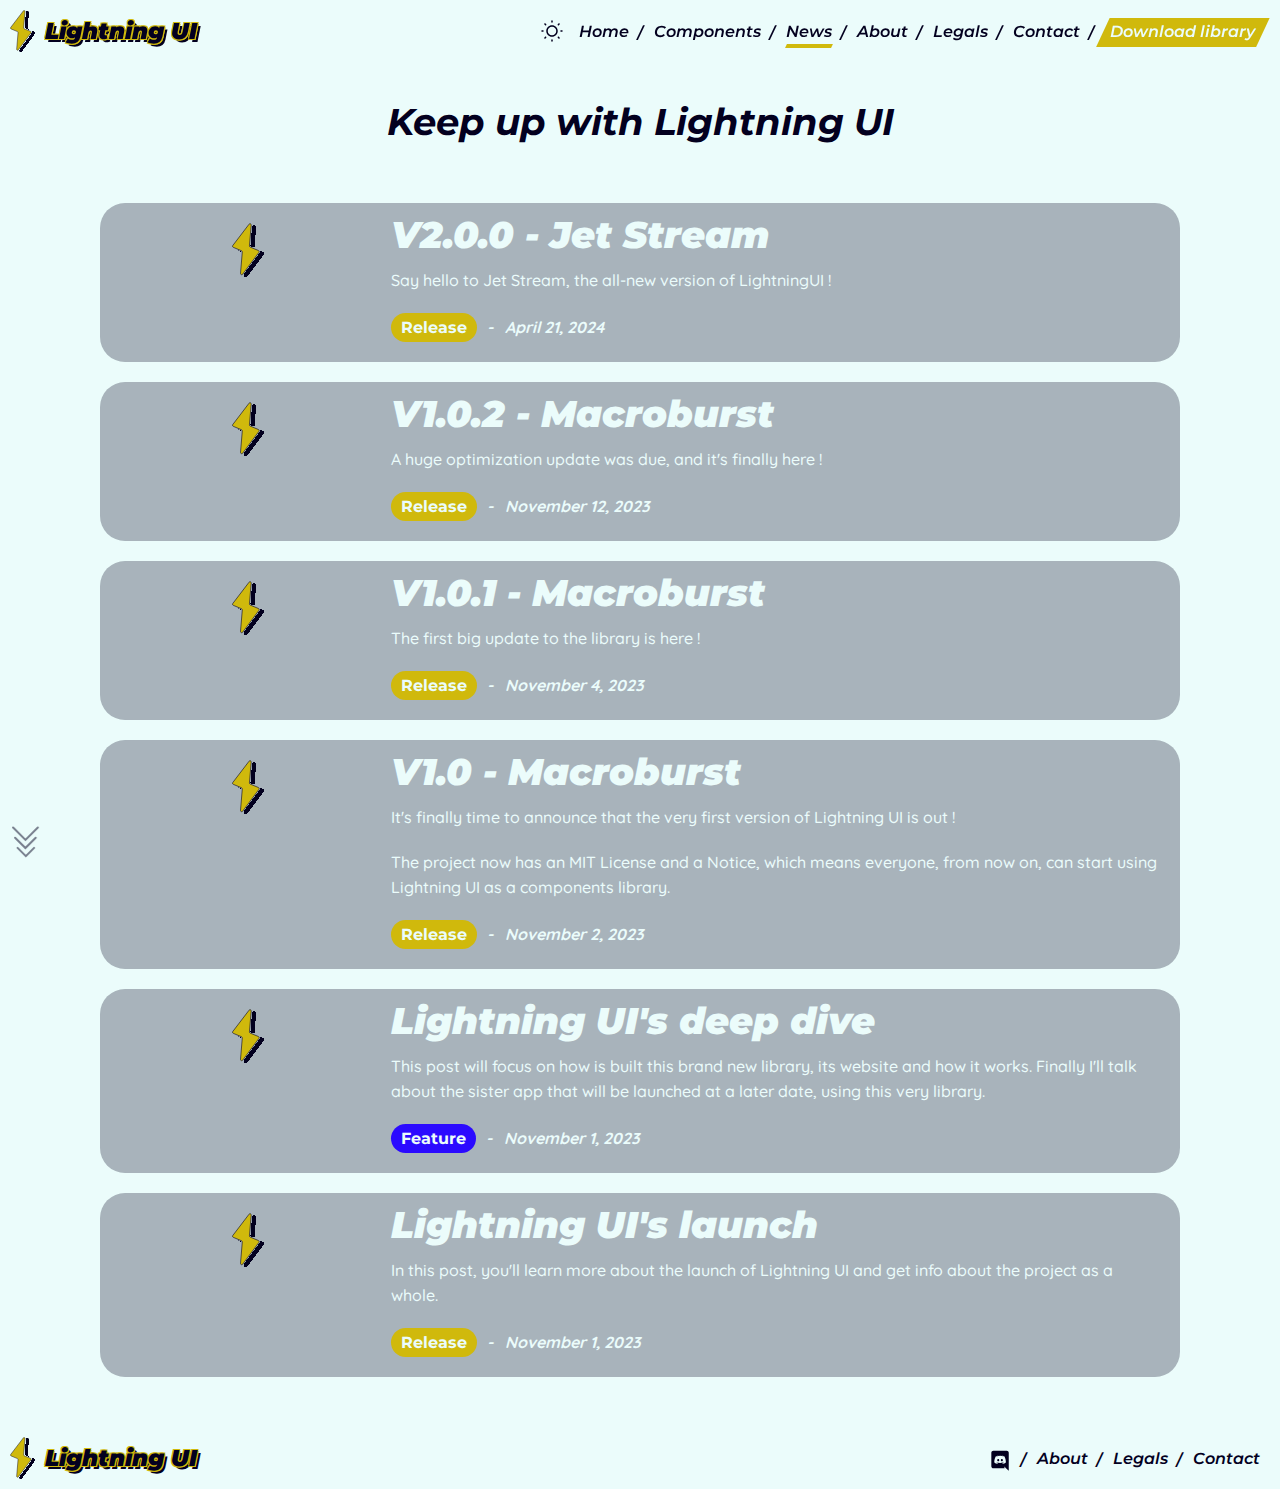
<file: pages/news.html>
<!DOCTYPE html>
<html lang="en">

<head>
  <meta charset="UTF-8">
  <meta name="viewport" content="width=device-width,initial-scale=1">
  <link rel="shortcut icon" type="image/svg+xml" href="../assets/logoLight.svg" alt="Favicon">
  <link rel="stylesheet" href="../style.css">
  <script src="../blogData.js" defer></script>
  <script src="../script.js" defer></script>
  <meta name="description"
    content="Stay up to date with the Lightning UI component library by reading our blog posts on the news page ! Each time a new release is out, this page will be updated.">
  <meta name="keywords"
    content="web development, components, component library, CSS, JS, carousel, animations, CTA, download, customizable">
  <title>Lightning UI - News : Stay up to date with the library</title>
</head>

<body class="preload">
  <div class="overflay"><a href="#" title="Get back to the top of the page"><svg alt="Arrows" class="scrollArrows"
        width="54" height="64" viewBox="0 0 54 64" fill="none" xmlns="http://www.w3.org/2000/svg">
        <path d="M11 43.7L27.5 60.2L44 43.7" stroke="#03001F" stroke-width="4" stroke-linecap="round" />
        <path d="M6 23.45L26.625 44.075L47.25 23.45" stroke="#03001F" stroke-width="4" stroke-linecap="round" />
        <path d="M2 2.94995L26.75 27.7L51.5 2.94995" stroke="#03001F" stroke-width="4" stroke-linecap="round" />
      </svg></a></div>
  <header>
    <nav>
      <div class="logo"><img class="logoLight" src="../assets/logoLight.svg" alt="Lightning UI Logo"> <img
          class="logoDark" src="../assets/logoDark.svg" alt="Lightning UI Logo">
        <div class="branding">
          <h1>Lightning UI</h1><span>|</span>
          <p>V2.0.0 - <a href="https://www.weather.gov/otx/Glossary_of_Weather_Terms"
              title="Discover the version name's meaning">Jet Stream</a></p>
        </div>
      </div>
      <div class="navbar">
        <ul class="links">
          <li><button class="navbarToggle" aria-label="Hamburger menu"><svg alt="Hamburger menu"
                class="navbarToggleSVG toggle" style="scale:1.2;transform:translateY(2px)" width="24" height="24"
                viewBox="0 0 24 24" fill="none" xmlns="http://www.w3.org/2000/svg">
                <path fill-rule="evenodd" clip-rule="evenodd"
                  d="M19.75 12C19.75 11.5858 19.4142 11.25 19 11.25H5C4.58579 11.25 4.25 11.5858 4.25 12C4.25 12.4142 4.58579 12.75 5 12.75H19C19.4142 12.75 19.75 12.4142 19.75 12Z"
                  fill="#deff0a" />
                <path fill-rule="evenodd" clip-rule="evenodd"
                  d="M19.75 7C19.75 6.58579 19.4142 6.25 19 6.25H5C4.58579 6.25 4.25 6.58579 4.25 7C4.25 7.41421 4.58579 7.75 5 7.75H19C19.4142 7.75 19.75 7.41421 19.75 7Z"
                  fill="#deff0a" />
                <path fill-rule="evenodd" clip-rule="evenodd"
                  d="M19.75 17C19.75 16.5858 19.4142 16.25 19 16.25H5C4.58579 16.25 4.25 16.5858 4.25 17C4.25 17.4142 4.58579 17.75 5 17.75H19C19.4142 17.75 19.75 17.4142 19.75 17Z"
                  fill="#deff0a" />
              </svg> <svg alt="Close hamburger menu" class="navbarToggleSVG"
                style="scale:1.8;transform:translateY(1.5px)" width="24" height="24" viewBox="0 0 24 24" fill="none"
                xmlns="http://www.w3.org/2000/svg">
                <path d="M8.46445 15.5354L15.5355 8.46436" stroke="#deff0a" stroke-width="1.5" stroke-linecap="round" />
                <path d="M8.46446 8.46458L15.5355 15.5356" stroke="#deff0a" stroke-width="1.5" stroke-linecap="round" />
              </svg></button></li>
          <li><button class="darkModeToggle" aria-label="Dark mode toggle"><svg alt="Dark mode - moon"
                class="darkModeToggleSVG" id="moon" width="24" height="24" viewBox="0 0 24 24" fill="none"
                xmlns="http://www.w3.org/2000/svg">
                <path fill-rule="evenodd" clip-rule="evenodd"
                  d="M11.4863 4.76792C7.72194 5.03144 4.75 8.16865 4.75 12C4.75 16.0041 7.99594 19.25 12 19.25C15.2079 19.25 17.9297 17.1662 18.8848 14.2787C18.1497 14.5824 17.3441 14.75 16.5 14.75C13.0482 14.75 10.25 11.9518 10.25 8.5C10.25 7.10086 10.7101 5.80909 11.4863 4.76792ZM3.25 12C3.25 7.16751 7.16751 3.25 12 3.25C12.4496 3.25 12.8918 3.28398 13.3239 3.34962C13.6229 3.39503 13.8654 3.61553 13.9388 3.90886C14.0123 4.20219 13.9025 4.51095 13.6602 4.69194C12.4992 5.55935 11.75 6.94208 11.75 8.5C11.75 11.1234 13.8766 13.25 16.5 13.25C17.6342 13.25 18.6738 12.8534 19.4905 12.1906C19.7252 12.0002 20.0513 11.9692 20.3176 12.1121C20.584 12.255 20.7386 12.5437 20.7097 12.8446C20.2843 17.2812 16.5477 20.75 12 20.75C7.16751 20.75 3.25 16.8325 3.25 12Z"
                  fill="#deff0a" />
              </svg> <svg alt="Light mode - sun" class="darkModeToggleSVG toggle" id="sun" width="24" height="24"
                viewBox="0 0 24 24" fill="none" xmlns="http://www.w3.org/2000/svg">
                <path
                  d="M12 1.25C12.4142 1.25 12.75 1.58579 12.75 2V3C12.75 3.41421 12.4142 3.75 12 3.75C11.5858 3.75 11.25 3.41421 11.25 3V2C11.25 1.58579 11.5858 1.25 12 1.25Z"
                  fill="black" />
                <path fill-rule="evenodd" clip-rule="evenodd"
                  d="M6.25 12C6.25 8.82436 8.82436 6.25 12 6.25C15.1756 6.25 17.75 8.82436 17.75 12C17.75 15.1756 15.1756 17.75 12 17.75C8.82436 17.75 6.25 15.1756 6.25 12ZM12 7.75C9.65279 7.75 7.75 9.65279 7.75 12C7.75 14.3472 9.65279 16.25 12 16.25C14.3472 16.25 16.25 14.3472 16.25 12C16.25 9.65279 14.3472 7.75 12 7.75Z"
                  fill="black" />
                <path
                  d="M5.45928 4.39862C5.16638 4.10573 4.69151 4.10573 4.39862 4.39862C4.10572 4.69152 4.10572 5.16639 4.39862 5.45929L5.10572 6.16639C5.39862 6.45929 5.87349 6.45929 6.16638 6.16639C6.45928 5.8735 6.45928 5.39862 6.16638 5.10573L5.45928 4.39862Z"
                  fill="black" />
                <path
                  d="M22.75 12C22.75 12.4142 22.4142 12.75 22 12.75H21C20.5858 12.75 20.25 12.4142 20.25 12C20.25 11.5858 20.5858 11.25 21 11.25H22C22.4142 11.25 22.75 11.5858 22.75 12Z"
                  fill="black" />
                <path
                  d="M19.6014 5.45928C19.8943 5.16638 19.8943 4.69151 19.6014 4.39862C19.3085 4.10572 18.8336 4.10572 18.5407 4.39862L17.8336 5.10572C17.5407 5.39862 17.5407 5.87349 17.8336 6.16638C18.1265 6.45928 18.6014 6.45928 18.8943 6.16638L19.6014 5.45928Z"
                  fill="black" />
                <path
                  d="M12 20.25C12.4142 20.25 12.75 20.5858 12.75 21V22C12.75 22.4142 12.4142 22.75 12 22.75C11.5858 22.75 11.25 22.4142 11.25 22V21C11.25 20.5858 11.5858 20.25 12 20.25Z"
                  fill="black" />
                <path
                  d="M18.8943 17.8336C18.6014 17.5407 18.1266 17.5407 17.8337 17.8336C17.5408 18.1265 17.5408 18.6014 17.8337 18.8943L18.5408 19.6014C18.8337 19.8943 19.3085 19.8943 19.6014 19.6014C19.8943 19.3085 19.8943 18.8336 19.6014 18.5407L18.8943 17.8336Z"
                  fill="black" />
                <path
                  d="M3.75 12C3.75 12.4142 3.41421 12.75 3 12.75H2C1.58579 12.75 1.25 12.4142 1.25 12C1.25 11.5858 1.58579 11.25 2 11.25H3C3.41421 11.25 3.75 11.5858 3.75 12Z"
                  fill="black" />
                <path
                  d="M6.16632 18.8943C6.45921 18.6014 6.45921 18.1265 6.16632 17.8336C5.87342 17.5407 5.39855 17.5407 5.10566 17.8336L4.39855 18.5407C4.10566 18.8336 4.10566 19.3085 4.39855 19.6014C4.69144 19.8943 5.16632 19.8943 5.45921 19.6014L6.16632 18.8943Z"
                  fill="black" />
              </svg></button></li>
          <li><a href="../index.html" class="link" title="Access the home page">Home</a></li><span
            class="navbarSeparator">|</span>
          <li><a href="components.html" class="link" title="Access the components page">Components</a>
            <ul class="dropdown">
              <li><a href="./hero.html" class="link" title="Access the hero components page">Hero</a></li>
              <li><a href="./main.html" class="link" title="Access the main components page">Main</a> </li>
              <li><a href="./special.html" class="link" title="Access the special components page">Special</a> </li>
            </ul>
          </li><span class="navbarSeparator">|</span>
          <li><a href="news.html" class="link active" title="Access the news page">News</a></li><span
            class="navbarSeparator">|</span>
          <li><a href="about.html" class="link" title="Access the about page">About</a></li><span
            class="navbarSeparator">|</span>
          <li><a href="legals.html" class="link" title="Access the legals page">Legals</a></li><span
            class="navbarSeparator">|</span>
          <li><a href="contact.html" class="link" title="Access the contact page">Contact</a></li><span
            class="navbarSeparator">|</span>
          <li><button class="navCTA"><a href="../Lightning_UI.zip" download="Lightning_UI_Library" class="link"
                title="Download the library">Download library</a></button></li>
        </ul>
      </div>
    </nav>
  </header>
  <main>
    <div class="content fit">
      <h2 class="accent centered">Keep up with Lightning UI</h2><br>
      <div class="blogPostCollection"></div>
    </div>
  </main>
  <footer>
    <nav>
      <div class="logo"><img class="logoLight" src="../assets/logoLight.svg" alt="Lightning UI Logo"> <img
          class="logoDark" src="../assets/logoDark.svg" alt="Lightning UI Logo">
        <div class="branding">
          <h1>Lightning UI</h1>
        </div>
      </div>
      <div class="navbar">
        <ul class="links">
          <li><a id="Discord" href="https://discord.gg/URGXAVbPYj" title="Join the Discord server"><svg
                style="transform:translateY(4px)" width="24" height="25" viewBox="0 0 39 40" alt="Discord logo"
                fill="none" xmlns="http://www.w3.org/2000/svg">
                <path
                  d="M24.1912 19.556C24.1912 20.5429 23.4632 21.3519 22.541 21.3519C21.6349 21.3519 20.8907 20.5429 20.8907 19.556C20.8907 18.5691 21.6188 17.7601 22.541 17.7601C23.4632 17.7601 24.1912 18.5691 24.1912 19.556ZM16.6356 17.7601C15.7134 17.7601 14.9853 18.5691 14.9853 19.556C14.9853 20.5429 15.7295 21.3519 16.6356 21.3519C17.5578 21.3519 18.2858 20.5429 18.2858 19.556C18.302 18.5691 17.5578 17.7601 16.6356 17.7601ZM33.7208 7.5187V36.5441C29.6448 32.9421 30.9483 34.1344 26.2136 29.7327L27.0711 32.7258H8.72396C6.89571 32.7258 5.40723 31.2374 5.40723 29.3929V7.5187C5.40723 5.67427 6.89571 4.18579 8.72396 4.18579H30.404C32.2323 4.18579 33.7208 5.67427 33.7208 7.5187ZM29.1097 22.8566C29.1097 17.6469 26.7799 13.4241 26.7799 13.4241C24.4501 11.6767 22.2336 11.7253 22.2336 11.7253L22.0071 11.9841C24.7575 12.8255 26.0357 14.0389 26.0357 14.0389C22.1924 11.9325 17.6779 11.9321 13.9498 13.5697C13.3512 13.8448 12.9953 14.0389 12.9953 14.0389C12.9953 14.0389 14.3381 12.7607 17.2504 11.9194L17.0886 11.7253C17.0886 11.7253 14.872 11.6767 12.5422 13.4241C12.5422 13.4241 10.2124 17.6469 10.2124 22.8566C10.2124 22.8566 11.5715 25.2025 15.1471 25.3158C15.1471 25.3158 15.7457 24.5877 16.2311 23.9729C14.1763 23.3581 13.3997 22.0638 13.3997 22.0638C13.6377 22.2304 14.0302 22.4463 14.0631 22.4682C16.7939 23.9976 20.673 24.4986 24.1589 23.0345C24.7252 22.8242 25.3561 22.5168 26.0195 22.0799C26.0195 22.0799 25.2105 23.4066 23.0911 24.0053C23.5764 24.6201 24.1589 25.3158 24.1589 25.3158C27.7345 25.2025 29.1097 22.8566 29.1097 22.8566V22.8566Z"
                  fill="black" />
              </svg></a></li><span class="navbarSeparator">|</span>
          <li><a href="about.html" class="link" title="Access the about page">About</a></li><span
            class="navbarSeparator">|</span>
          <li><a href="legals.html" class="link" title="Access the legals page">Legals</a></li><span
            class="navbarSeparator">|</span>
          <li><a href="contact.html" class="link" title="Access the contact page">Contact</a></li>
        </ul>
      </div>
    </nav>
  </footer>
</body>

</html>
</file>
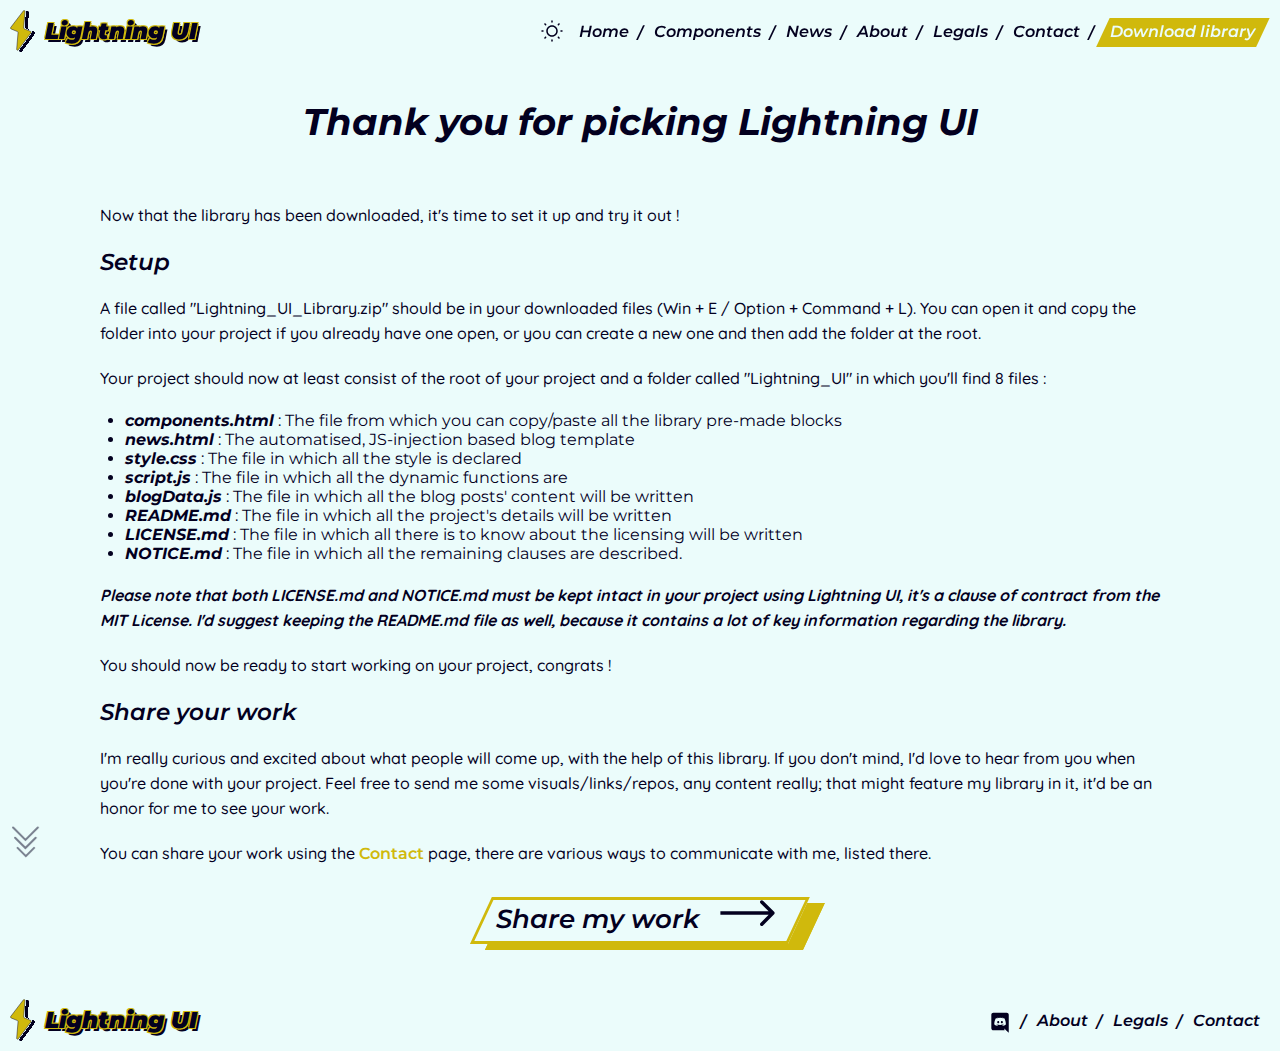
<file: pages/quickStart.html>
<!DOCTYPE html>
<html lang="en">

<head>
  <meta charset="UTF-8">
  <meta name="viewport" content="width=device-width,initial-scale=1">
  <link rel="shortcut icon" type="image/svg+xml" href="../assets/logoLight.svg" alt="Favicon">
  <link rel="stylesheet" href="../style.css">
  <script src="../script.js" defer></script>
  <meta name="description"
    content="Get started with the Lightning UI component library using our quick start guide. Thanks to it, you will be creating amazing things in no time !">
  <meta name="keywords"
    content="web development, components, component library, CSS, JS, carousel, animations, CTA, download, customizable">
  <title>Lightning UI - Quickstart : Get started with the library</title>
</head>

<body class="preload">
  <div class="overflay"><a href="#" title="Get back to the top of the page"><svg alt="Arrows" class="scrollArrows"
        width="54" height="64" viewBox="0 0 54 64" fill="none" xmlns="http://www.w3.org/2000/svg">
        <path d="M11 43.7L27.5 60.2L44 43.7" stroke="#03001F" stroke-width="4" stroke-linecap="round" />
        <path d="M6 23.45L26.625 44.075L47.25 23.45" stroke="#03001F" stroke-width="4" stroke-linecap="round" />
        <path d="M2 2.94995L26.75 27.7L51.5 2.94995" stroke="#03001F" stroke-width="4" stroke-linecap="round" />
      </svg></a></div>
  <header>
    <nav>
      <div class="logo"><img class="logoLight" src="../assets/logoLight.svg" alt="Lightning UI Logo"> <img
          class="logoDark" src="../assets/logoDark.svg" alt="Lightning UI Logo">
        <div class="branding">
          <h1>Lightning UI</h1><span>|</span>
          <p>V2.0.0 - <a href="https://www.weather.gov/otx/Glossary_of_Weather_Terms"
              title="Discover the version name's meaning">Jet Stream</a></p>
        </div>
      </div>
      <div class="navbar">
        <ul class="links">
          <li><button class="navbarToggle" aria-label="Hamburger menu"><svg alt="Hamburger menu"
                class="navbarToggleSVG toggle" style="scale:1.2;transform:translateY(2px)" width="24" height="24"
                viewBox="0 0 24 24" fill="none" xmlns="http://www.w3.org/2000/svg">
                <path fill-rule="evenodd" clip-rule="evenodd"
                  d="M19.75 12C19.75 11.5858 19.4142 11.25 19 11.25H5C4.58579 11.25 4.25 11.5858 4.25 12C4.25 12.4142 4.58579 12.75 5 12.75H19C19.4142 12.75 19.75 12.4142 19.75 12Z"
                  fill="#deff0a" />
                <path fill-rule="evenodd" clip-rule="evenodd"
                  d="M19.75 7C19.75 6.58579 19.4142 6.25 19 6.25H5C4.58579 6.25 4.25 6.58579 4.25 7C4.25 7.41421 4.58579 7.75 5 7.75H19C19.4142 7.75 19.75 7.41421 19.75 7Z"
                  fill="#deff0a" />
                <path fill-rule="evenodd" clip-rule="evenodd"
                  d="M19.75 17C19.75 16.5858 19.4142 16.25 19 16.25H5C4.58579 16.25 4.25 16.5858 4.25 17C4.25 17.4142 4.58579 17.75 5 17.75H19C19.4142 17.75 19.75 17.4142 19.75 17Z"
                  fill="#deff0a" />
              </svg> <svg alt="Close hamburger menu" class="navbarToggleSVG"
                style="scale:1.8;transform:translateY(1.5px)" width="24" height="24" viewBox="0 0 24 24" fill="none"
                xmlns="http://www.w3.org/2000/svg">
                <path d="M8.46445 15.5354L15.5355 8.46436" stroke="#deff0a" stroke-width="1.5" stroke-linecap="round" />
                <path d="M8.46446 8.46458L15.5355 15.5356" stroke="#deff0a" stroke-width="1.5" stroke-linecap="round" />
              </svg></button></li>
          <li><button class="darkModeToggle" aria-label="Dark mode toggle"><svg alt="Dark mode - moon"
                class="darkModeToggleSVG" id="moon" width="24" height="24" viewBox="0 0 24 24" fill="none"
                xmlns="http://www.w3.org/2000/svg">
                <path fill-rule="evenodd" clip-rule="evenodd"
                  d="M11.4863 4.76792C7.72194 5.03144 4.75 8.16865 4.75 12C4.75 16.0041 7.99594 19.25 12 19.25C15.2079 19.25 17.9297 17.1662 18.8848 14.2787C18.1497 14.5824 17.3441 14.75 16.5 14.75C13.0482 14.75 10.25 11.9518 10.25 8.5C10.25 7.10086 10.7101 5.80909 11.4863 4.76792ZM3.25 12C3.25 7.16751 7.16751 3.25 12 3.25C12.4496 3.25 12.8918 3.28398 13.3239 3.34962C13.6229 3.39503 13.8654 3.61553 13.9388 3.90886C14.0123 4.20219 13.9025 4.51095 13.6602 4.69194C12.4992 5.55935 11.75 6.94208 11.75 8.5C11.75 11.1234 13.8766 13.25 16.5 13.25C17.6342 13.25 18.6738 12.8534 19.4905 12.1906C19.7252 12.0002 20.0513 11.9692 20.3176 12.1121C20.584 12.255 20.7386 12.5437 20.7097 12.8446C20.2843 17.2812 16.5477 20.75 12 20.75C7.16751 20.75 3.25 16.8325 3.25 12Z"
                  fill="#deff0a" />
              </svg> <svg alt="Light mode - sun" class="darkModeToggleSVG toggle" id="sun" width="24" height="24"
                viewBox="0 0 24 24" fill="none" xmlns="http://www.w3.org/2000/svg">
                <path
                  d="M12 1.25C12.4142 1.25 12.75 1.58579 12.75 2V3C12.75 3.41421 12.4142 3.75 12 3.75C11.5858 3.75 11.25 3.41421 11.25 3V2C11.25 1.58579 11.5858 1.25 12 1.25Z"
                  fill="black" />
                <path fill-rule="evenodd" clip-rule="evenodd"
                  d="M6.25 12C6.25 8.82436 8.82436 6.25 12 6.25C15.1756 6.25 17.75 8.82436 17.75 12C17.75 15.1756 15.1756 17.75 12 17.75C8.82436 17.75 6.25 15.1756 6.25 12ZM12 7.75C9.65279 7.75 7.75 9.65279 7.75 12C7.75 14.3472 9.65279 16.25 12 16.25C14.3472 16.25 16.25 14.3472 16.25 12C16.25 9.65279 14.3472 7.75 12 7.75Z"
                  fill="black" />
                <path
                  d="M5.45928 4.39862C5.16638 4.10573 4.69151 4.10573 4.39862 4.39862C4.10572 4.69152 4.10572 5.16639 4.39862 5.45929L5.10572 6.16639C5.39862 6.45929 5.87349 6.45929 6.16638 6.16639C6.45928 5.8735 6.45928 5.39862 6.16638 5.10573L5.45928 4.39862Z"
                  fill="black" />
                <path
                  d="M22.75 12C22.75 12.4142 22.4142 12.75 22 12.75H21C20.5858 12.75 20.25 12.4142 20.25 12C20.25 11.5858 20.5858 11.25 21 11.25H22C22.4142 11.25 22.75 11.5858 22.75 12Z"
                  fill="black" />
                <path
                  d="M19.6014 5.45928C19.8943 5.16638 19.8943 4.69151 19.6014 4.39862C19.3085 4.10572 18.8336 4.10572 18.5407 4.39862L17.8336 5.10572C17.5407 5.39862 17.5407 5.87349 17.8336 6.16638C18.1265 6.45928 18.6014 6.45928 18.8943 6.16638L19.6014 5.45928Z"
                  fill="black" />
                <path
                  d="M12 20.25C12.4142 20.25 12.75 20.5858 12.75 21V22C12.75 22.4142 12.4142 22.75 12 22.75C11.5858 22.75 11.25 22.4142 11.25 22V21C11.25 20.5858 11.5858 20.25 12 20.25Z"
                  fill="black" />
                <path
                  d="M18.8943 17.8336C18.6014 17.5407 18.1266 17.5407 17.8337 17.8336C17.5408 18.1265 17.5408 18.6014 17.8337 18.8943L18.5408 19.6014C18.8337 19.8943 19.3085 19.8943 19.6014 19.6014C19.8943 19.3085 19.8943 18.8336 19.6014 18.5407L18.8943 17.8336Z"
                  fill="black" />
                <path
                  d="M3.75 12C3.75 12.4142 3.41421 12.75 3 12.75H2C1.58579 12.75 1.25 12.4142 1.25 12C1.25 11.5858 1.58579 11.25 2 11.25H3C3.41421 11.25 3.75 11.5858 3.75 12Z"
                  fill="black" />
                <path
                  d="M6.16632 18.8943C6.45921 18.6014 6.45921 18.1265 6.16632 17.8336C5.87342 17.5407 5.39855 17.5407 5.10566 17.8336L4.39855 18.5407C4.10566 18.8336 4.10566 19.3085 4.39855 19.6014C4.69144 19.8943 5.16632 19.8943 5.45921 19.6014L6.16632 18.8943Z"
                  fill="black" />
              </svg></button></li>
          <li><a href="../index.html" class="link" title="Access the home page">Home</a></li><span
            class="navbarSeparator">|</span>
          <li><a href="components.html" class="link" title="Access the components page">Components</a>
            <ul class="dropdown">
              <li><a href="./hero.html" class="link" title="Access the hero components page">Hero</a></li>
              <li><a href="./main.html" class="link" title="Access the main components page">Main</a> </li>
              <li><a href="./special.html" class="link" title="Access the special components page">Special</a> </li>
            </ul>
          </li><span class="navbarSeparator">|</span>
          <li><a href="news.html" class="link" title="Access the news page">News</a></li><span
            class="navbarSeparator">|</span>
          <li><a href="about.html" class="link" title="Access the about page">About</a></li><span
            class="navbarSeparator">|</span>
          <li><a href="legals.html" class="link" title="Access the legals page">Legals</a></li><span
            class="navbarSeparator">|</span>
          <li><a href="contact.html" class="link" title="Access the contact page">Contact</a></li><span
            class="navbarSeparator">|</span>
          <li><button class="navCTA"><a href="../Lightning_UI.zip" download="Lightning_UI_Library" class="link"
                title="Download the library">Download library</a></button></li>
        </ul>
      </div>
    </nav>
  </header>
  <main>
    <div class="content fit">
      <h2 class="accent centered">Thank you for picking Lightning UI</h2><br>
      <p>Now that the library has been downloaded, it's time to set it up and try it out !</p>
      <h3>Setup</h3>
      <p>A file called "Lightning_UI_Library.zip" should be in your downloaded files (Win + E / Option + Command +
        L). You can open it and copy the folder into your project if you already have one open, or you can
        create a new one and then add the folder at the root.</p>
      <p>Your project should now at least consist of the root of your project and a folder called "Lightning_UI"
        in which you'll find 8 files :</p>
      <ul>
        <li><span>components.html</span> : The file from which you can copy/paste all the library pre-made
          blocks</li>
        <li><span>news.html</span> : The automatised, JS-injection based blog template</li>
        <li><span>style.css</span> : The file in which all the style is declared</li>
        <li><span>script.js</span> : The file in which all the dynamic functions are</li>
        <li><span>blogData.js</span> : The file in which all the blog posts' content will be written</li>
        <li><span>README.md</span> : The file in which all the project's details will be written</li>
        <li><span>LICENSE.md</span> : The file in which all there is to know about the licensing will be written
        </li>
        <li><span>NOTICE.md</span> : The file in which all the remaining clauses are described.</li>
      </ul>
      <p><span>Please note that both LICENSE.md and NOTICE.md must be kept intact in your project using Lightning
          UI, it's a clause of contract from the MIT License. I'd suggest keeping the README.md file as well,
          because it contains a lot of key information regarding the library.</span></p>
      <p>You should now be ready to start working on your project, congrats !</p>
      <h3>Share your work</h3>
      <p>I'm really curious and excited about what people will come up, with the help of this library. If you
        don't mind, I'd love to hear from you when you're done with your project. Feel free to send me some
        visuals/links/repos, any content really; that might feature my library in it, it'd be an honor for me to
        see your work.</p>
      <p>You can share your work using the <a href="./contact.html" title="Access the contact page">Contact</a>
        page, there are various ways to communicate with me, listed there.</p><button class="centered"><a
          href="./contact.html" title="Access the contact page">Share my work <svg alt="Arrow" class="ctaArrow"
            width="79" height="37" viewBox="0 0 79 37" fill="none" xmlns="http://www.w3.org/2000/svg">
            <path
              d="M77.5815 20.3378C78.5578 19.3615 78.5578 17.7786 77.5815 16.8023L61.6716 0.892399C60.6953 -0.0839119 59.1124 -0.0839119 58.1361 0.892399C57.1597 1.86871 57.1597 3.45162 58.1361 4.42793L72.2782 18.5701L58.1361 32.7122C57.1597 33.6885 57.1597 35.2714 58.1361 36.2477C59.1124 37.224 60.6953 37.224 61.6716 36.2477L77.5815 20.3378ZM0.813721 21.0701H75.8137V16.0701H0.813721V21.0701Z"
              fill="#DEFF0A" />
          </svg></a></button>
    </div>
  </main>
  <footer>
    <nav>
      <div class="logo"><img class="logoLight" src="../assets/logoLight.svg" alt="Lightning UI Logo"> <img
          class="logoDark" src="../assets/logoDark.svg" alt="Lightning UI Logo">
        <div class="branding">
          <h1>Lightning UI</h1>
        </div>
      </div>
      <div class="navbar">
        <ul class="links">
          <li><a id="Discord" href="https://discord.gg/URGXAVbPYj" title="Join the Discord server"><svg
                alt="Discord logo" style="transform:translateY(4px)" width="24" height="25" viewBox="0 0 39 40"
                fill="none" xmlns="http://www.w3.org/2000/svg">
                <path
                  d="M24.1912 19.556C24.1912 20.5429 23.4632 21.3519 22.541 21.3519C21.6349 21.3519 20.8907 20.5429 20.8907 19.556C20.8907 18.5691 21.6188 17.7601 22.541 17.7601C23.4632 17.7601 24.1912 18.5691 24.1912 19.556ZM16.6356 17.7601C15.7134 17.7601 14.9853 18.5691 14.9853 19.556C14.9853 20.5429 15.7295 21.3519 16.6356 21.3519C17.5578 21.3519 18.2858 20.5429 18.2858 19.556C18.302 18.5691 17.5578 17.7601 16.6356 17.7601ZM33.7208 7.5187V36.5441C29.6448 32.9421 30.9483 34.1344 26.2136 29.7327L27.0711 32.7258H8.72396C6.89571 32.7258 5.40723 31.2374 5.40723 29.3929V7.5187C5.40723 5.67427 6.89571 4.18579 8.72396 4.18579H30.404C32.2323 4.18579 33.7208 5.67427 33.7208 7.5187ZM29.1097 22.8566C29.1097 17.6469 26.7799 13.4241 26.7799 13.4241C24.4501 11.6767 22.2336 11.7253 22.2336 11.7253L22.0071 11.9841C24.7575 12.8255 26.0357 14.0389 26.0357 14.0389C22.1924 11.9325 17.6779 11.9321 13.9498 13.5697C13.3512 13.8448 12.9953 14.0389 12.9953 14.0389C12.9953 14.0389 14.3381 12.7607 17.2504 11.9194L17.0886 11.7253C17.0886 11.7253 14.872 11.6767 12.5422 13.4241C12.5422 13.4241 10.2124 17.6469 10.2124 22.8566C10.2124 22.8566 11.5715 25.2025 15.1471 25.3158C15.1471 25.3158 15.7457 24.5877 16.2311 23.9729C14.1763 23.3581 13.3997 22.0638 13.3997 22.0638C13.6377 22.2304 14.0302 22.4463 14.0631 22.4682C16.7939 23.9976 20.673 24.4986 24.1589 23.0345C24.7252 22.8242 25.3561 22.5168 26.0195 22.0799C26.0195 22.0799 25.2105 23.4066 23.0911 24.0053C23.5764 24.6201 24.1589 25.3158 24.1589 25.3158C27.7345 25.2025 29.1097 22.8566 29.1097 22.8566V22.8566Z"
                  fill="black" />
              </svg></a></li><span class="navbarSeparator">|</span>
          <li><a href="about.html" class="link" title="Access the about page">About</a></li><span
            class="navbarSeparator">|</span>
          <li><a href="legals.html" class="link" title="Access the legals page">Legals</a></li><span
            class="navbarSeparator">|</span>
          <li><a href="contact.html" class="link" title="Access the contact page">Contact</a></li>
        </ul>
      </div>
    </nav>
  </footer>
</body>

</html>
</file>
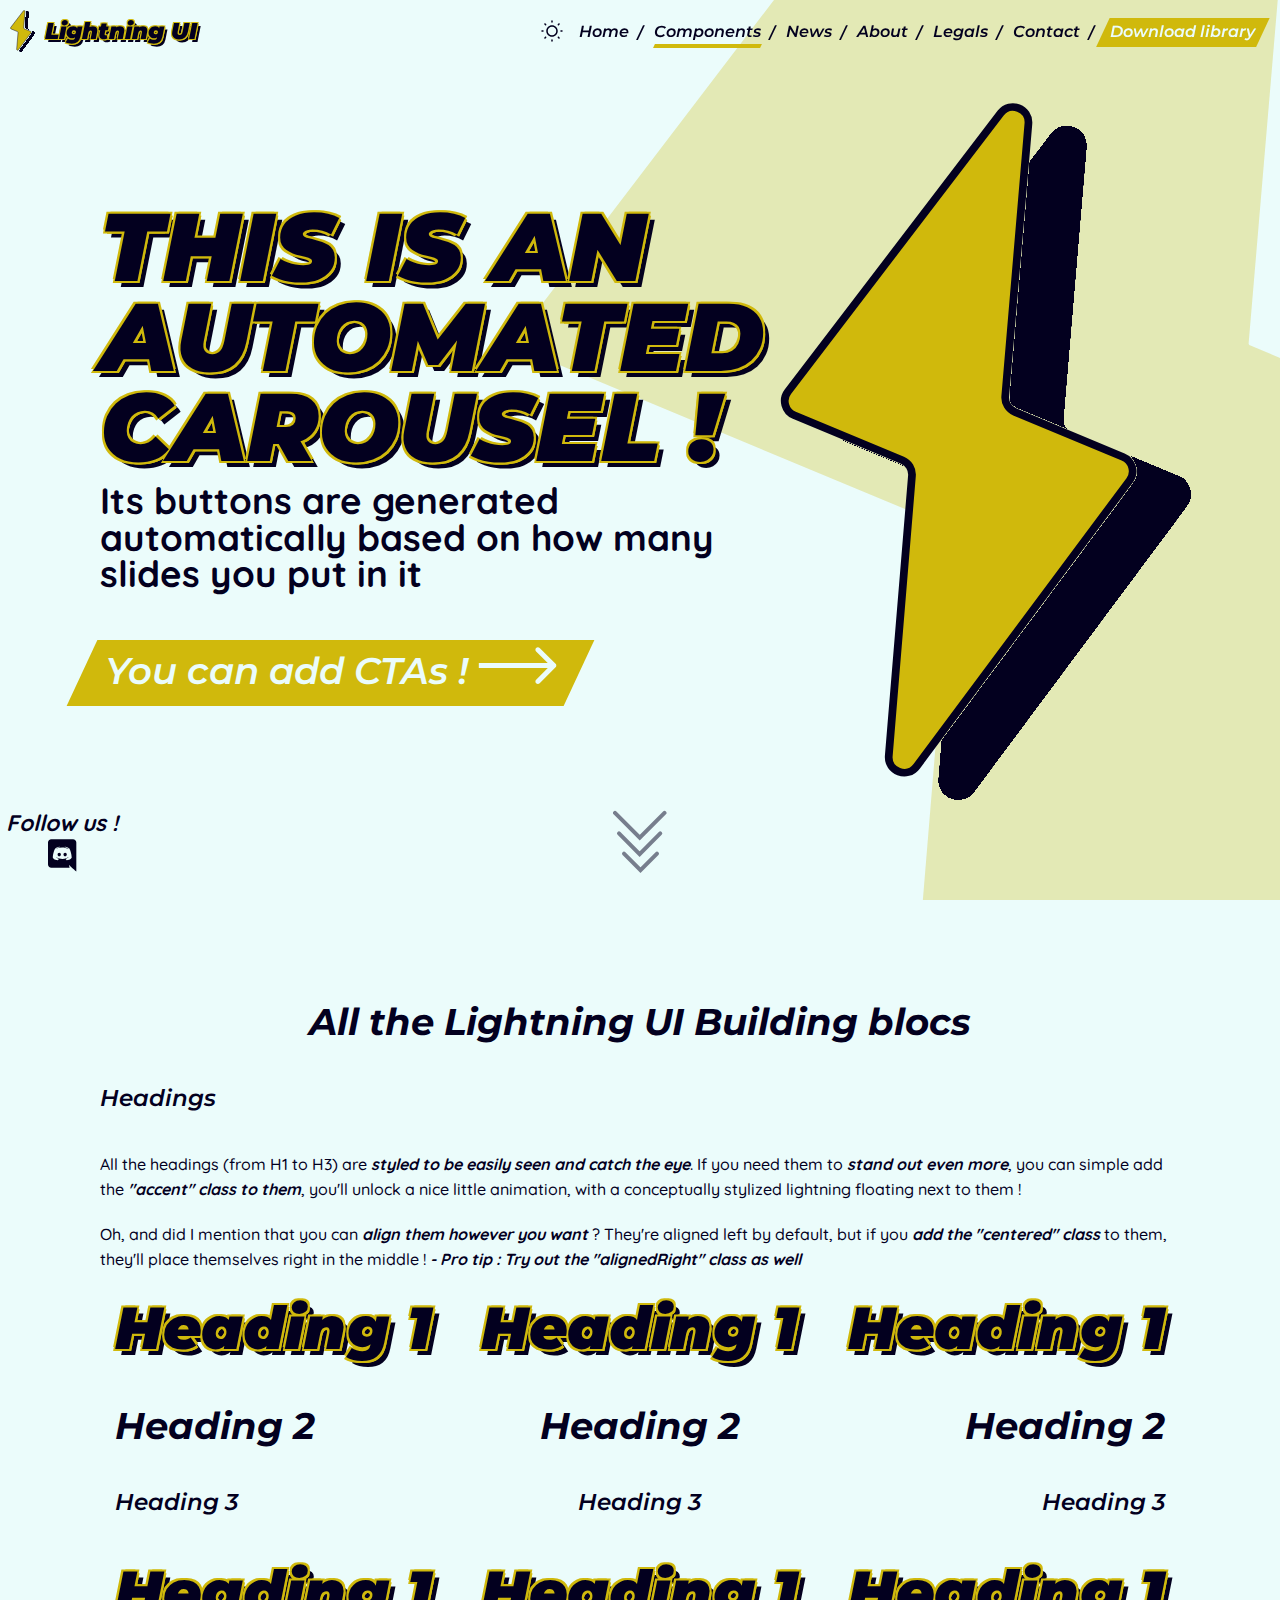
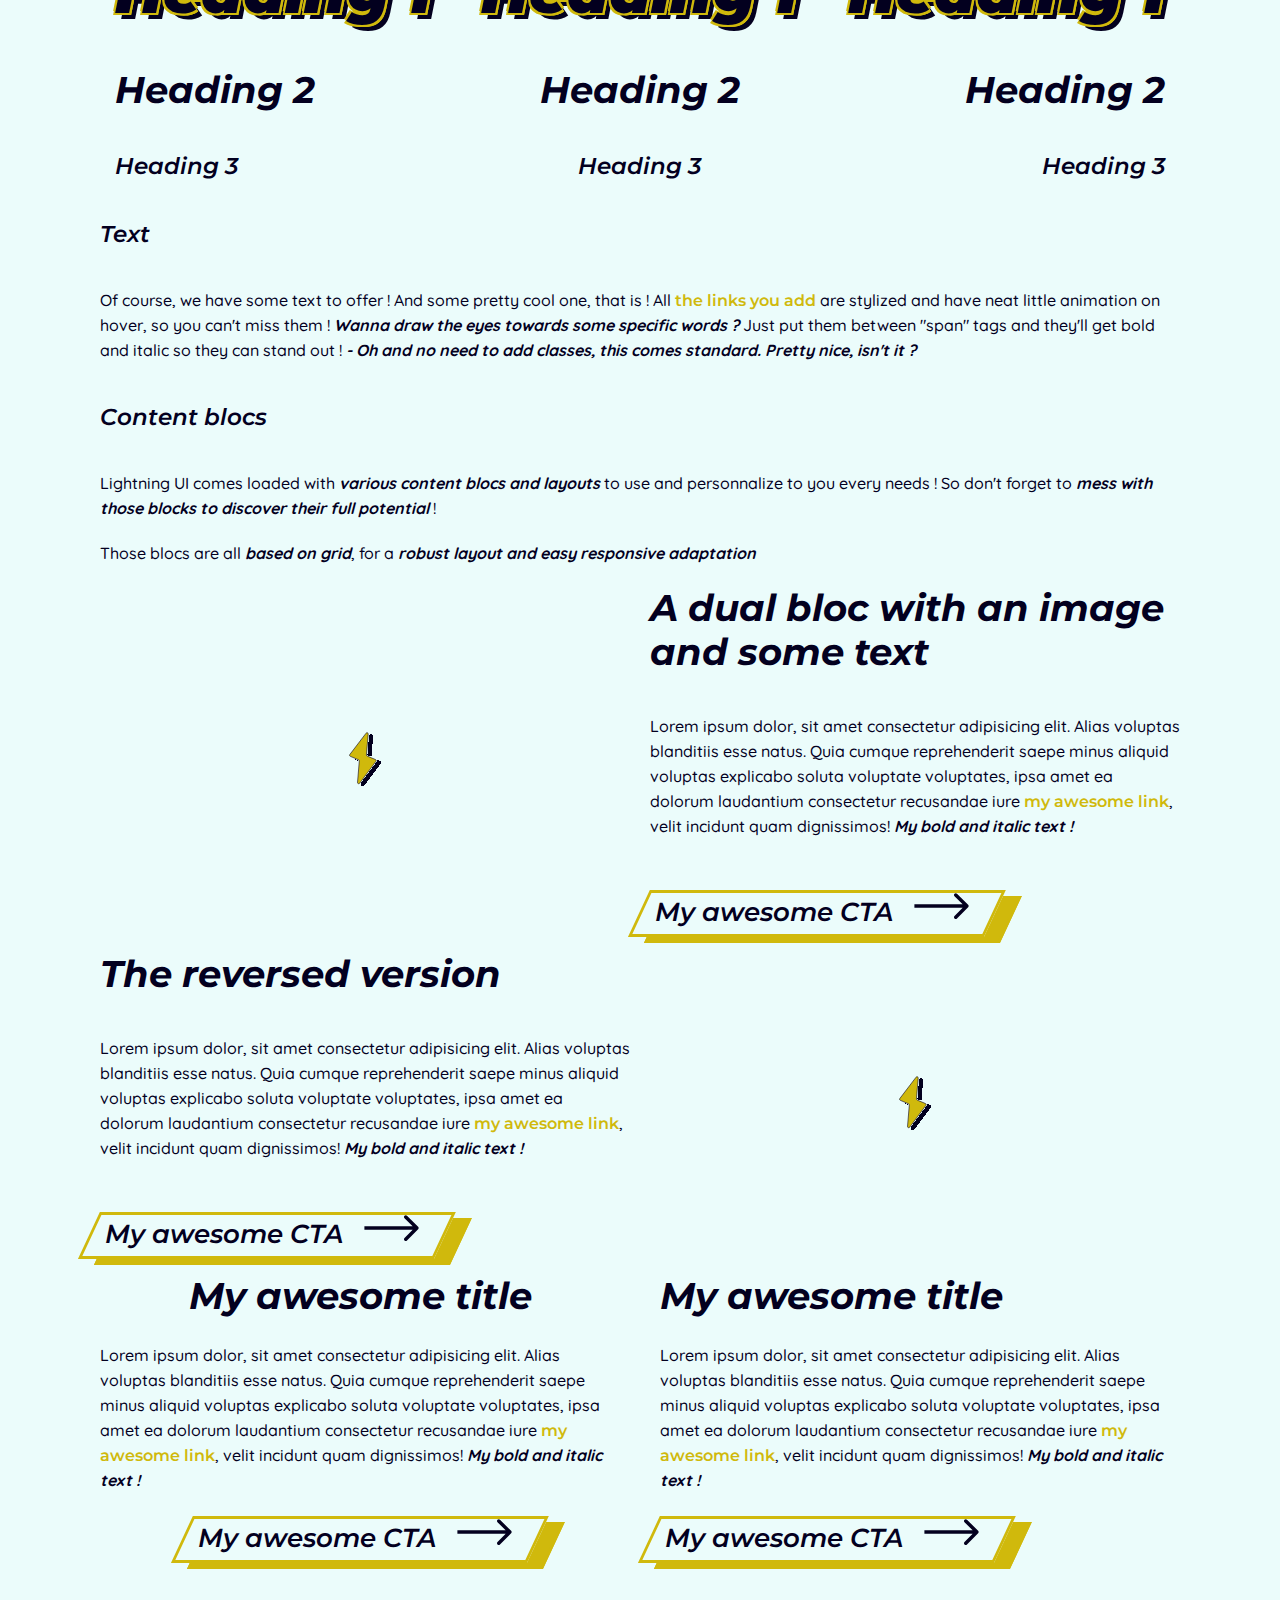
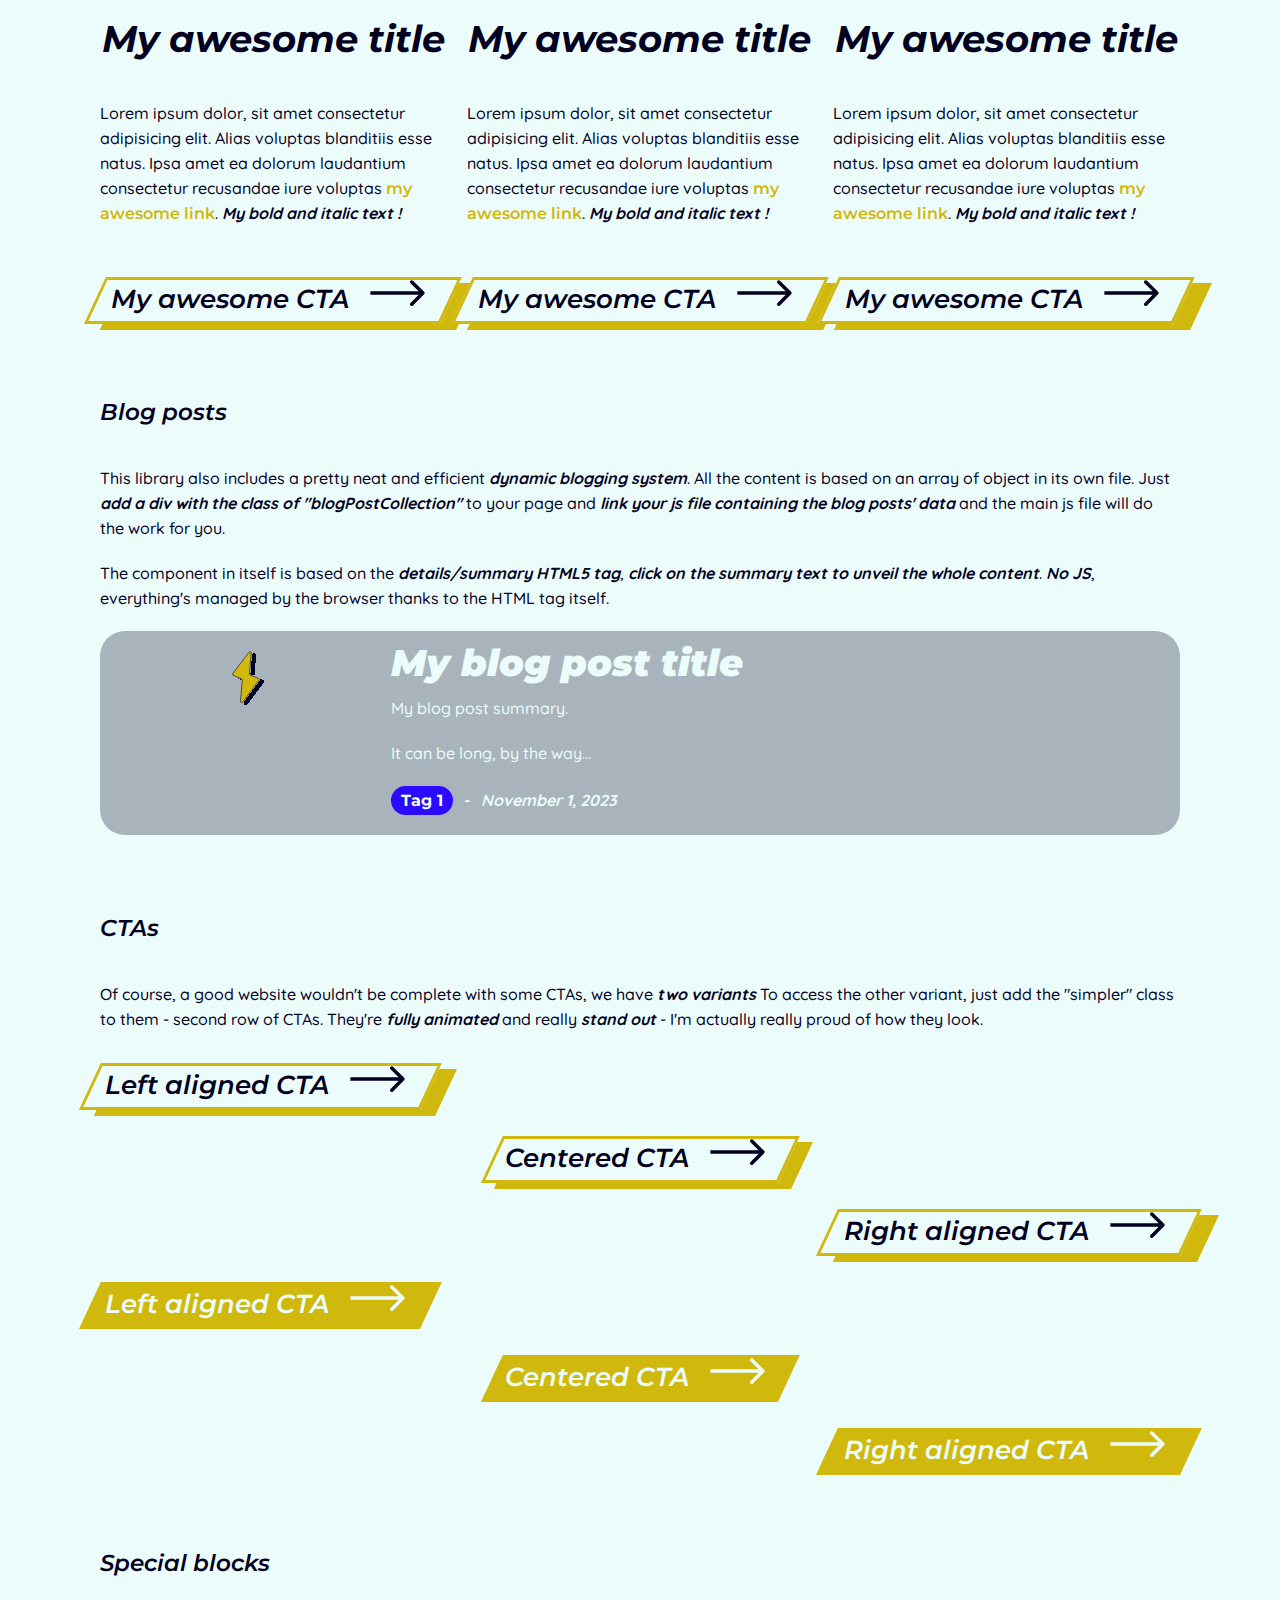
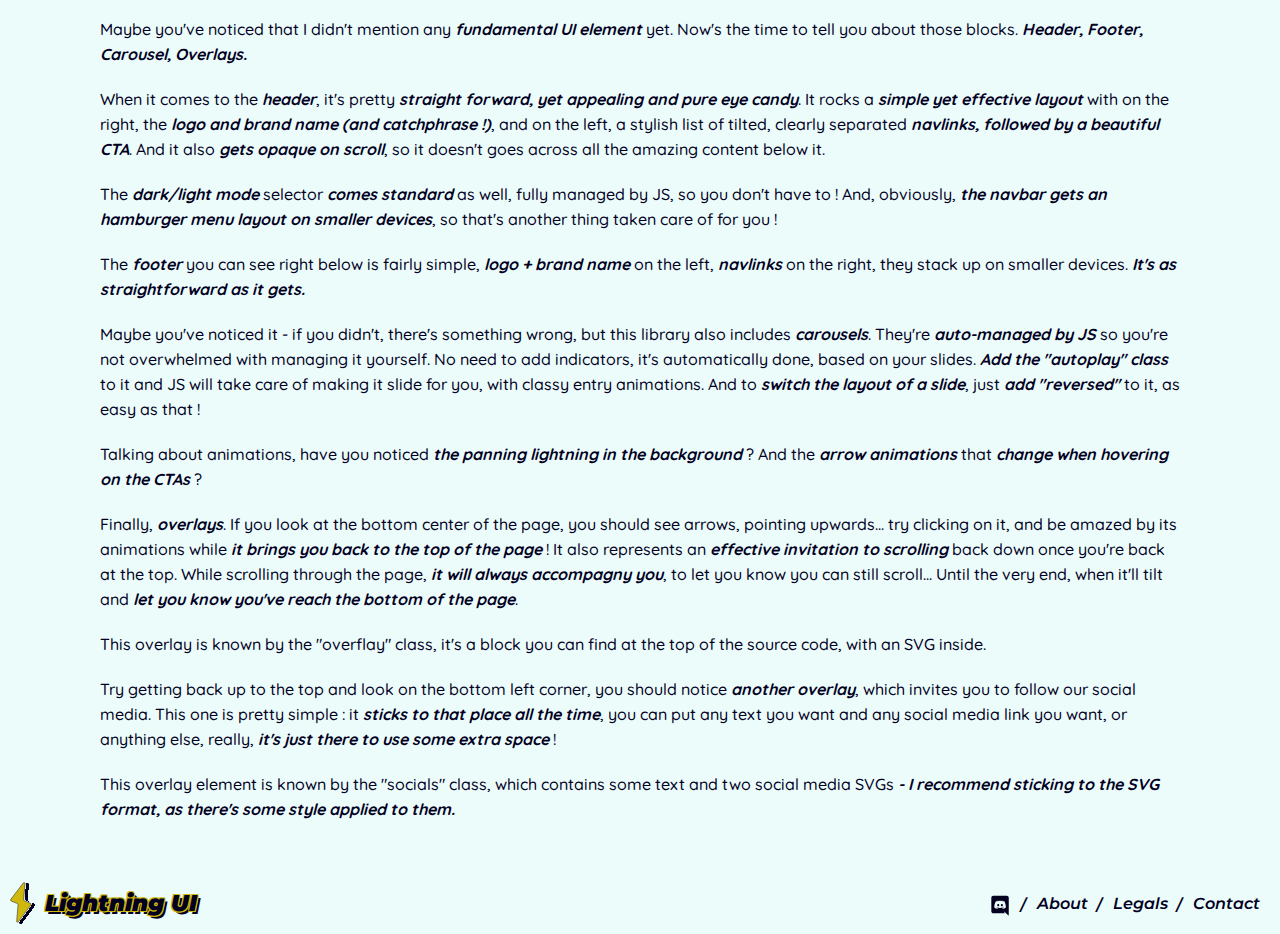
<file: pages/special.html>
<!DOCTYPE html>
<html lang="en">

<head>
  <meta charset="UTF-8">
  <meta name="viewport" content="width=device-width,initial-scale=1">
  <link rel="shortcut icon" type="image/svg+xml" href="../assets/logoLight.svg" alt="Favicon">
  <link rel="stylesheet" href="../style.css">
  <script src="../script.js" defer></script>
  <meta name="description"
    content="Discover all the Lightning UI special blocks, how they look and how they're built. Get familiar with them and see if this library fits your needs.">
  <meta name="keywords"
    content="web development, components, component library, CSS, JS, carousel, animations, CTA, download, customizable">
  <title>Lightning UI - Special Components : Get familiar with the components</title>
</head>

<body class="preload">
  <div class="socials">
    <p>Follow us !</p>
    <div class="icons"><a id="DiscordSocials" href="https://discord.gg/URGXAVbPYj" title="Join the Discord server"><svg
          alt="Discord logo" width="39" height="40" viewBox="0 0 39 40" fill="none" xmlns="http://www.w3.org/2000/svg">
          <path
            d="M24.1912 19.556C24.1912 20.5429 23.4632 21.3519 22.541 21.3519C21.6349 21.3519 20.8907 20.5429 20.8907 19.556C20.8907 18.5691 21.6188 17.7601 22.541 17.7601C23.4632 17.7601 24.1912 18.5691 24.1912 19.556ZM16.6356 17.7601C15.7134 17.7601 14.9853 18.5691 14.9853 19.556C14.9853 20.5429 15.7295 21.3519 16.6356 21.3519C17.5578 21.3519 18.2858 20.5429 18.2858 19.556C18.302 18.5691 17.5578 17.7601 16.6356 17.7601ZM33.7208 7.5187V36.5441C29.6448 32.9421 30.9483 34.1344 26.2136 29.7327L27.0711 32.7258H8.72396C6.89571 32.7258 5.40723 31.2374 5.40723 29.3929V7.5187C5.40723 5.67427 6.89571 4.18579 8.72396 4.18579H30.404C32.2323 4.18579 33.7208 5.67427 33.7208 7.5187ZM29.1097 22.8566C29.1097 17.6469 26.7799 13.4241 26.7799 13.4241C24.4501 11.6767 22.2336 11.7253 22.2336 11.7253L22.0071 11.9841C24.7575 12.8255 26.0357 14.0389 26.0357 14.0389C22.1924 11.9325 17.6779 11.9321 13.9498 13.5697C13.3512 13.8448 12.9953 14.0389 12.9953 14.0389C12.9953 14.0389 14.3381 12.7607 17.2504 11.9194L17.0886 11.7253C17.0886 11.7253 14.872 11.6767 12.5422 13.4241C12.5422 13.4241 10.2124 17.6469 10.2124 22.8566C10.2124 22.8566 11.5715 25.2025 15.1471 25.3158C15.1471 25.3158 15.7457 24.5877 16.2311 23.9729C14.1763 23.3581 13.3997 22.0638 13.3997 22.0638C13.6377 22.2304 14.0302 22.4463 14.0631 22.4682C16.7939 23.9976 20.673 24.4986 24.1589 23.0345C24.7252 22.8242 25.3561 22.5168 26.0195 22.0799C26.0195 22.0799 25.2105 23.4066 23.0911 24.0053C23.5764 24.6201 24.1589 25.3158 24.1589 25.3158C27.7345 25.2025 29.1097 22.8566 29.1097 22.8566V22.8566Z"
            fill="black" />
        </svg></a></div>
  </div>
  <div class="overflay"><a href="#" title="Get back to the top of the page"><svg alt="Arrows" class="scrollArrows"
        width="54" height="64" viewBox="0 0 54 64" fill="none" xmlns="http://www.w3.org/2000/svg">
        <path d="M11 43.7L27.5 60.2L44 43.7" stroke="#03001F" stroke-width="4" stroke-linecap="round" />
        <path d="M6 23.45L26.625 44.075L47.25 23.45" stroke="#03001F" stroke-width="4" stroke-linecap="round" />
        <path d="M2 2.94995L26.75 27.7L51.5 2.94995" stroke="#03001F" stroke-width="4" stroke-linecap="round" />
      </svg></a></div>
  <header>
    <nav>
      <div class="logo"><img class="logoLight" src="../assets/logoLight.svg" alt="Lightning UI Logo"> <img
          class="logoDark" src="../assets/logoDark.svg" alt="Lightning UI Logo">
        <div class="branding">
          <h1>Lightning UI</h1><span>|</span>
          <p>V2.0.0 - <a href="https://www.weather.gov/otx/Glossary_of_Weather_Terms"
              title="Discover the version name's meaning">Jet Stream</a></p>
        </div>
      </div>
      <div class="navbar">
        <ul class="links">
          <li><button class="navbarToggle" aria-label="Hamburger menu"><svg alt="Hamburger menu"
                class="navbarToggleSVG toggle" style="scale:1.2;transform:translateY(2px)" width="24" height="24"
                viewBox="0 0 24 24" fill="none" xmlns="http://www.w3.org/2000/svg">
                <path fill-rule="evenodd" clip-rule="evenodd"
                  d="M19.75 12C19.75 11.5858 19.4142 11.25 19 11.25H5C4.58579 11.25 4.25 11.5858 4.25 12C4.25 12.4142 4.58579 12.75 5 12.75H19C19.4142 12.75 19.75 12.4142 19.75 12Z"
                  fill="#deff0a" />
                <path fill-rule="evenodd" clip-rule="evenodd"
                  d="M19.75 7C19.75 6.58579 19.4142 6.25 19 6.25H5C4.58579 6.25 4.25 6.58579 4.25 7C4.25 7.41421 4.58579 7.75 5 7.75H19C19.4142 7.75 19.75 7.41421 19.75 7Z"
                  fill="#deff0a" />
                <path fill-rule="evenodd" clip-rule="evenodd"
                  d="M19.75 17C19.75 16.5858 19.4142 16.25 19 16.25H5C4.58579 16.25 4.25 16.5858 4.25 17C4.25 17.4142 4.58579 17.75 5 17.75H19C19.4142 17.75 19.75 17.4142 19.75 17Z"
                  fill="#deff0a" />
              </svg> <svg alt="Close hamburger menu" class="navbarToggleSVG"
                style="scale:1.8;transform:translateY(1.5px)" width="24" height="24" viewBox="0 0 24 24" fill="none"
                xmlns="http://www.w3.org/2000/svg">
                <path d="M8.46445 15.5354L15.5355 8.46436" stroke="#deff0a" stroke-width="1.5" stroke-linecap="round" />
                <path d="M8.46446 8.46458L15.5355 15.5356" stroke="#deff0a" stroke-width="1.5" stroke-linecap="round" />
              </svg></button></li>
          <li><button class="darkModeToggle" aria-label="Dark mode toggle"><svg alt="Dark mode - moon"
                class="darkModeToggleSVG" id="moon" width="24" height="24" viewBox="0 0 24 24" fill="none"
                xmlns="http://www.w3.org/2000/svg">
                <path fill-rule="evenodd" clip-rule="evenodd"
                  d="M11.4863 4.76792C7.72194 5.03144 4.75 8.16865 4.75 12C4.75 16.0041 7.99594 19.25 12 19.25C15.2079 19.25 17.9297 17.1662 18.8848 14.2787C18.1497 14.5824 17.3441 14.75 16.5 14.75C13.0482 14.75 10.25 11.9518 10.25 8.5C10.25 7.10086 10.7101 5.80909 11.4863 4.76792ZM3.25 12C3.25 7.16751 7.16751 3.25 12 3.25C12.4496 3.25 12.8918 3.28398 13.3239 3.34962C13.6229 3.39503 13.8654 3.61553 13.9388 3.90886C14.0123 4.20219 13.9025 4.51095 13.6602 4.69194C12.4992 5.55935 11.75 6.94208 11.75 8.5C11.75 11.1234 13.8766 13.25 16.5 13.25C17.6342 13.25 18.6738 12.8534 19.4905 12.1906C19.7252 12.0002 20.0513 11.9692 20.3176 12.1121C20.584 12.255 20.7386 12.5437 20.7097 12.8446C20.2843 17.2812 16.5477 20.75 12 20.75C7.16751 20.75 3.25 16.8325 3.25 12Z"
                  fill="#deff0a" />
              </svg> <svg alt="Light mode - sun" class="darkModeToggleSVG toggle" id="sun" width="24" height="24"
                viewBox="0 0 24 24" fill="none" xmlns="http://www.w3.org/2000/svg">
                <path
                  d="M12 1.25C12.4142 1.25 12.75 1.58579 12.75 2V3C12.75 3.41421 12.4142 3.75 12 3.75C11.5858 3.75 11.25 3.41421 11.25 3V2C11.25 1.58579 11.5858 1.25 12 1.25Z"
                  fill="black" />
                <path fill-rule="evenodd" clip-rule="evenodd"
                  d="M6.25 12C6.25 8.82436 8.82436 6.25 12 6.25C15.1756 6.25 17.75 8.82436 17.75 12C17.75 15.1756 15.1756 17.75 12 17.75C8.82436 17.75 6.25 15.1756 6.25 12ZM12 7.75C9.65279 7.75 7.75 9.65279 7.75 12C7.75 14.3472 9.65279 16.25 12 16.25C14.3472 16.25 16.25 14.3472 16.25 12C16.25 9.65279 14.3472 7.75 12 7.75Z"
                  fill="black" />
                <path
                  d="M5.45928 4.39862C5.16638 4.10573 4.69151 4.10573 4.39862 4.39862C4.10572 4.69152 4.10572 5.16639 4.39862 5.45929L5.10572 6.16639C5.39862 6.45929 5.87349 6.45929 6.16638 6.16639C6.45928 5.8735 6.45928 5.39862 6.16638 5.10573L5.45928 4.39862Z"
                  fill="black" />
                <path
                  d="M22.75 12C22.75 12.4142 22.4142 12.75 22 12.75H21C20.5858 12.75 20.25 12.4142 20.25 12C20.25 11.5858 20.5858 11.25 21 11.25H22C22.4142 11.25 22.75 11.5858 22.75 12Z"
                  fill="black" />
                <path
                  d="M19.6014 5.45928C19.8943 5.16638 19.8943 4.69151 19.6014 4.39862C19.3085 4.10572 18.8336 4.10572 18.5407 4.39862L17.8336 5.10572C17.5407 5.39862 17.5407 5.87349 17.8336 6.16638C18.1265 6.45928 18.6014 6.45928 18.8943 6.16638L19.6014 5.45928Z"
                  fill="black" />
                <path
                  d="M12 20.25C12.4142 20.25 12.75 20.5858 12.75 21V22C12.75 22.4142 12.4142 22.75 12 22.75C11.5858 22.75 11.25 22.4142 11.25 22V21C11.25 20.5858 11.5858 20.25 12 20.25Z"
                  fill="black" />
                <path
                  d="M18.8943 17.8336C18.6014 17.5407 18.1266 17.5407 17.8337 17.8336C17.5408 18.1265 17.5408 18.6014 17.8337 18.8943L18.5408 19.6014C18.8337 19.8943 19.3085 19.8943 19.6014 19.6014C19.8943 19.3085 19.8943 18.8336 19.6014 18.5407L18.8943 17.8336Z"
                  fill="black" />
                <path
                  d="M3.75 12C3.75 12.4142 3.41421 12.75 3 12.75H2C1.58579 12.75 1.25 12.4142 1.25 12C1.25 11.5858 1.58579 11.25 2 11.25H3C3.41421 11.25 3.75 11.5858 3.75 12Z"
                  fill="black" />
                <path
                  d="M6.16632 18.8943C6.45921 18.6014 6.45921 18.1265 6.16632 17.8336C5.87342 17.5407 5.39855 17.5407 5.10566 17.8336L4.39855 18.5407C4.10566 18.8336 4.10566 19.3085 4.39855 19.6014C4.69144 19.8943 5.16632 19.8943 5.45921 19.6014L6.16632 18.8943Z"
                  fill="black" />
              </svg></button></li>
          <li><a href="../index.html" class="link" title="Access the home page">Home</a></li><span
            class="navbarSeparator">|</span>
          <li><a href="components.html" class="link active" title="Access the components page">Components</a>
            <ul class="dropdown">
              <li><a href="./hero.html" class="link" title="Access the hero components page">Hero</a></li>
              <li><a href="./main.html" class="link" title="Access the main components page">Main</a> </li>
              <li><a href="./special.html" class="link" title="Access the special components page">Special</a> </li>
            </ul>
          </li><span class="navbarSeparator">|</span>
          <li><a href="news.html" class="link" title="Access the news page">News</a></li><span
            class="navbarSeparator">|</span>
          <li><a href="about.html" class="link" title="Access the about page">About</a></li><span
            class="navbarSeparator">|</span>
          <li><a href="legals.html" class="link" title="Access the legals page">Legals</a></li><span
            class="navbarSeparator">|</span>
          <li><a href="contact.html" class="link" title="Access the contact page">Contact</a></li><span
            class="navbarSeparator">|</span>
          <li><button class="navCTA"><a href="../Lightning_UI.zip" download="Lightning_UI_Library" class="link"
                title="Download the library">Download library</a></button></li>
        </ul>
      </div>
    </nav>
  </header>
  <main>
    <div class="carousel autoplay"><button class="carousel__button carousel__button--left hidden"
        style="display:none"><i class="fas fa-angle-left"></i></button>
      <div class="carousel__track-container">
        <ul class="carousel__track">
          <li class="carousel__slide current-slide"><svg alt="Carousel background - Lightning" width="1178"
              height="2379" viewBox="0 0 1178 2379" fill="none" xmlns="http://www.w3.org/2000/svg">
              <path
                d="M0.572514 1081.75L824.525 1.4578C825.738 -0.132899 828.277 0.846215 828.108 2.83964L736.623 1082.36C736.55 1083.22 737.044 1084.04 737.847 1084.37L1176.64 1267.2C1177.84 1267.7 1178.25 1269.2 1177.47 1270.24L353.487 2378.04C352.286 2379.66 349.723 2378.69 349.889 2376.69L441.38 1269.64C441.452 1268.77 440.957 1267.96 440.156 1267.63L1.39353 1084.81C0.183462 1084.31 -0.222487 1082.79 0.572514 1081.75Z"
                fill="" />
            </svg>
            <div class="hero">
              <h2>This is an automated carousel !</h2>
              <p>Its buttons are generated automatically based on how many slides you put in it</p>
              <button><a href="#" title="Goes nowhere">You can add CTAs ! <svg alt="Arrow" class="ctaArrow" width="79"
                    height="37" viewBox="0 0 79 37" fill="none" xmlns="http://www.w3.org/2000/svg">
                    <path
                      d="M77.5815 20.3378C78.5578 19.3615 78.5578 17.7786 77.5815 16.8023L61.6716 0.892399C60.6953 -0.0839119 59.1124 -0.0839119 58.1361 0.892399C57.1597 1.86871 57.1597 3.45162 58.1361 4.42793L72.2782 18.5701L58.1361 32.7122C57.1597 33.6885 57.1597 35.2714 58.1361 36.2477C59.1124 37.224 60.6953 37.224 61.6716 36.2477L77.5815 20.3378ZM0.813721 21.0701H75.8137V16.0701H0.813721V21.0701Z"
                      fill="#DEFF0A" />
                  </svg></a></button>
            </div><img src="../assets/logoLight.svg" alt="Lightning UI logo" style="scale:.8">
          </li>
          <li class="carousel__slide reversed"><svg alt="Carousel background - Lightning" width="1178" height="2379"
              viewBox="0 0 1178 2379" fill="none" xmlns="http://www.w3.org/2000/svg">
              <path
                d="M0.572514 1081.75L824.525 1.4578C825.738 -0.132899 828.277 0.846215 828.108 2.83964L736.623 1082.36C736.55 1083.22 737.044 1084.04 737.847 1084.37L1176.64 1267.2C1177.84 1267.7 1178.25 1269.2 1177.47 1270.24L353.487 2378.04C352.286 2379.66 349.723 2378.69 349.889 2376.69L441.38 1269.64C441.452 1268.77 440.957 1267.96 440.156 1267.63L1.39353 1084.81C0.183462 1084.31 -0.222487 1082.79 0.572514 1081.75Z"
                fill="" />
            </svg>
            <div class="hero">
              <h2>Easily swap elements disposition !</h2>
              <p>Simply add "reversed" to the slide's classes.</p><button><a href="#" title="Goes nowhere">CTAs change
                  as well
                  !</a></button>
            </div><img src="../assets/logoLight.svg" alt="Lightning UI logo" style="scale:.8">
          </li>
          <li class="carousel__slide"><svg alt="Carousel background - Lightning" width="1178" height="2379"
              viewBox="0 0 1178 2379" fill="none" xmlns="http://www.w3.org/2000/svg">
              <path
                d="M0.572514 1081.75L824.525 1.4578C825.738 -0.132899 828.277 0.846215 828.108 2.83964L736.623 1082.36C736.55 1083.22 737.044 1084.04 737.847 1084.37L1176.64 1267.2C1177.84 1267.7 1178.25 1269.2 1177.47 1270.24L353.487 2378.04C352.286 2379.66 349.723 2378.69 349.889 2376.69L441.38 1269.64C441.452 1268.77 440.957 1267.96 440.156 1267.63L1.39353 1084.81C0.183462 1084.31 -0.222487 1082.79 0.572514 1081.75Z"
                fill="" />
            </svg>
            <div class="hero">
              <h2>Easily add autoplay</h2>
              <p>Simply add "autoplay" to the carousel's classes !</p>
            </div><img src="../assets/logoDark.svg" alt="Lightning UI logo" style="scale:.8">
          </li>
          <li class="carousel__slide"><svg alt="Carousel background - Lightning" width="1178" height="2379"
              viewBox="0 0 1178 2379" fill="none" xmlns="http://www.w3.org/2000/svg">
              <path
                d="M0.572514 1081.75L824.525 1.4578C825.738 -0.132899 828.277 0.846215 828.108 2.83964L736.623 1082.36C736.55 1083.22 737.044 1084.04 737.847 1084.37L1176.64 1267.2C1177.84 1267.7 1178.25 1269.2 1177.47 1270.24L353.487 2378.04C352.286 2379.66 349.723 2378.69 349.889 2376.69L441.38 1269.64C441.452 1268.77 440.957 1267.96 440.156 1267.63L1.39353 1084.81C0.183462 1084.31 -0.222487 1082.79 0.572514 1081.75Z"
                fill="" />
            </svg>
            <div class="hero">
              <h2>Coming soon</h2>
              <p>Carousel's autoplay gets paused while hovering it</p>
            </div><img src="../assets/logoDark.svg" alt="Lightning UI logo" style="scale:.8">
          </li>
        </ul>
      </div><button class="carousel__button carousel__button--right" style="display:none"><i
          class="fas fa-angle-right"></i></button>
      <div class="carousel__nav"><!-- <button class="carousel__indicator current-slide"></button>
                <button class="carousel__indicator"></button>
                <button class="carousel__indicator"></button>
                <button class="carousel__indicator"></button> --></div>
    </div>
    <div class="content fit">
      <h2 class="centered accent" style="margin-bottom:20px">All the Lightning UI Building blocs</h2>
      <h3 class="accent" style="margin-bottom:20px">Headings</h3>
      <p>All the headings (from H1 to H3) are <span>styled to be easily seen and catch the eye</span>. If you need
        them to <span>stand out even more</span>, you can simple add the <span>"accent" class to them</span>,
        you'll unlock a nice little animation, with a conceptually stylized lightning floating next to them !
      </p>
      <p>Oh, and did I mention that you can <span>align them however you want</span> ? They're aligned left by
        default, but if you <span>add the "centered" class</span> to them, they'll place themselves right in the
        middle ! <span>- Pro tip : Try out the "alignedRight" class as well</span></p>
      <div class="threeBlocs">
        <div class="info">
          <h1>Heading 1</h1>
          <h2>Heading 2</h2>
          <h3>Heading 3</h3>
          <h1 class="accent">Heading 1</h1>
          <h2 class="accent">Heading 2</h2>
          <h3 class="accent">Heading 3</h3>
        </div>
        <div class="info">
          <h1 class="centered">Heading 1</h1>
          <h2 class="centered">Heading 2</h2>
          <h3 class="centered">Heading 3</h3>
          <h1 class="centered accent">Heading 1</h1>
          <h2 class="centered accent">Heading 2</h2>
          <h3 class="centered accent">Heading 3</h3>
        </div>
        <div class="info alignRight">
          <h1 class="alignRight">Heading 1</h1>
          <h2 class="alignRight">Heading 2</h2>
          <h3 class="alignRight">Heading 3</h3>
          <h1 class="alignRight accent">Heading 1</h1>
          <h2 class="alignRight accent">Heading 2</h2>
          <h3 class="alignRight accent">Heading 3</h3>
        </div>
      </div>
      <h3 class="accent" style="margin-block:20px">Text</h3>
      <p>Of course, we have some text to offer ! And some pretty cool one, that is ! All <a href="#"
          title="Goes nowhere">the links you add</a> are stylized and have neat little animation on hover, so
        you can't miss them ! <span>Wanna draw the eyes towards some specific words ?</span> Just put them
        between "span" tags and they'll get bold and italic so they can stand out ! <span>- Oh and no need to
          add classes, this comes standard. Pretty nice, isn't it ?</span></p>
      <h3 class="accent" style="margin-block:20px">Content blocs</h3>
      <p>Lightning UI comes loaded with <span>various content blocs and layouts</span> to use and personnalize to
        you every needs ! So don't forget to <span>mess with those blocks to discover their full
          potential</span> !</p>
      <p>Those blocs are all <span>based on grid</span>, for a <span>robust layout and easy responsive
          adaptation</span></p>
      <div class="twoBlocs"><img src="../assets/logoLight.svg" alt="Lightning UI logo">
        <div class="info">
          <h2>A dual bloc with an image and some text</h2>
          <p>Lorem ipsum dolor, sit amet consectetur adipisicing elit. Alias voluptas blanditiis esse natus.
            Quia cumque reprehenderit saepe minus aliquid voluptas explicabo soluta voluptate voluptates,
            ipsa amet ea dolorum laudantium consectetur recusandae iure <a href="#">my awesome link</a>,
            velit incidunt quam dignissimos! <span>My bold and italic text !</span></p><button><a href="#"
              title="Goes nowhere">My awesome CTA <svg alt="Arrow" class="ctaArrow" width="79" height="37"
                viewBox="0 0 79 37" fill="none" xmlns="http://www.w3.org/2000/svg">
                <path
                  d="M77.5815 20.3378C78.5578 19.3615 78.5578 17.7786 77.5815 16.8023L61.6716 0.892399C60.6953 -0.0839119 59.1124 -0.0839119 58.1361 0.892399C57.1597 1.86871 57.1597 3.45162 58.1361 4.42793L72.2782 18.5701L58.1361 32.7122C57.1597 33.6885 57.1597 35.2714 58.1361 36.2477C59.1124 37.224 60.6953 37.224 61.6716 36.2477L77.5815 20.3378ZM0.813721 21.0701H75.8137V16.0701H0.813721V21.0701Z"
                  fill="#DEFF0A" />
              </svg></a></button>
        </div>
      </div>
      <div class="twoBlocs reversed"><img src="../assets/logoLight.svg" alt="Lightning UI logo">
        <div class="info">
          <h2>The reversed version</h2>
          <p>Lorem ipsum dolor, sit amet consectetur adipisicing elit. Alias voluptas blanditiis esse natus.
            Quia cumque reprehenderit saepe minus aliquid voluptas explicabo soluta voluptate voluptates,
            ipsa amet ea dolorum laudantium consectetur recusandae iure <a href="#" title="Goes nowhere">my
              awesome link</a>, velit incidunt quam dignissimos! <span>My bold and italic text !</span>
          </p><button><a href="#" title="Goes nowhere">My awesome CTA <svg alt="Arrow" class="ctaArrow" width="79"
                height="37" viewBox="0 0 79 37" fill="none" xmlns="http://www.w3.org/2000/svg">
                <path
                  d="M77.5815 20.3378C78.5578 19.3615 78.5578 17.7786 77.5815 16.8023L61.6716 0.892399C60.6953 -0.0839119 59.1124 -0.0839119 58.1361 0.892399C57.1597 1.86871 57.1597 3.45162 58.1361 4.42793L72.2782 18.5701L58.1361 32.7122C57.1597 33.6885 57.1597 35.2714 58.1361 36.2477C59.1124 37.224 60.6953 37.224 61.6716 36.2477L77.5815 20.3378ZM0.813721 21.0701H75.8137V16.0701H0.813721V21.0701Z"
                  fill="#DEFF0A" />
              </svg></a></button>
        </div>
      </div>
      <div class="gridBlocs">
        <div class="info">
          <h2 class="centered">My awesome title</h2>
          <p>Lorem ipsum dolor, sit amet consectetur adipisicing elit. Alias voluptas blanditiis esse natus.
            Quia cumque reprehenderit saepe minus aliquid voluptas explicabo soluta voluptate voluptates,
            ipsa amet ea dolorum laudantium consectetur recusandae iure <a href="#" title="Goes nowhere">my
              awesome link</a>, velit incidunt quam dignissimos! <span>My bold and italic text !</span>
          </p><button class="centered"><a href="#" title="Goes nowhere">My awesome CTA <svg alt="Arrow" class="ctaArrow"
                width="79" height="37" viewBox="0 0 79 37" fill="none" xmlns="http://www.w3.org/2000/svg">
                <path
                  d="M77.5815 20.3378C78.5578 19.3615 78.5578 17.7786 77.5815 16.8023L61.6716 0.892399C60.6953 -0.0839119 59.1124 -0.0839119 58.1361 0.892399C57.1597 1.86871 57.1597 3.45162 58.1361 4.42793L72.2782 18.5701L58.1361 32.7122C57.1597 33.6885 57.1597 35.2714 58.1361 36.2477C59.1124 37.224 60.6953 37.224 61.6716 36.2477L77.5815 20.3378ZM0.813721 21.0701H75.8137V16.0701H0.813721V21.0701Z"
                  fill="#DEFF0A" />
              </svg></a></button>
        </div>
        <div class="info">
          <h2>My awesome title</h2>
          <p>Lorem ipsum dolor, sit amet consectetur adipisicing elit. Alias voluptas blanditiis esse natus.
            Quia cumque reprehenderit saepe minus aliquid voluptas explicabo soluta voluptate voluptates,
            ipsa amet ea dolorum laudantium consectetur recusandae iure <a href="#" title="Goes nowhere">my
              awesome link</a>, velit incidunt quam dignissimos! <span>My bold and italic text !</span>
          </p><button><a href="#" title="Goes nowhere">My awesome CTA <svg alt="Arrow" class="ctaArrow" width="79"
                height="37" viewBox="0 0 79 37" fill="none" xmlns="http://www.w3.org/2000/svg">
                <path
                  d="M77.5815 20.3378C78.5578 19.3615 78.5578 17.7786 77.5815 16.8023L61.6716 0.892399C60.6953 -0.0839119 59.1124 -0.0839119 58.1361 0.892399C57.1597 1.86871 57.1597 3.45162 58.1361 4.42793L72.2782 18.5701L58.1361 32.7122C57.1597 33.6885 57.1597 35.2714 58.1361 36.2477C59.1124 37.224 60.6953 37.224 61.6716 36.2477L77.5815 20.3378ZM0.813721 21.0701H75.8137V16.0701H0.813721V21.0701Z"
                  fill="#DEFF0A" />
              </svg></a></button>
        </div>
      </div><br>
      <div class="threeBlocs">
        <div class="info">
          <h2 class="centered">My awesome title</h2>
          <p>Lorem ipsum dolor, sit amet consectetur adipisicing elit. Alias voluptas blanditiis esse natus.
            Ipsa amet ea dolorum laudantium consectetur recusandae iure voluptas <a href="#" title="Goes nowhere">my
              awesome
              link</a>. <span>My bold and italic text !</span></p><button class="centered"><a href="#"
              title="Goes nowhere">My
              awesome CTA <svg alt="Arrow" class="ctaArrow" width="79" height="37" viewBox="0 0 79 37" fill="none"
                xmlns="http://www.w3.org/2000/svg">
                <path
                  d="M77.5815 20.3378C78.5578 19.3615 78.5578 17.7786 77.5815 16.8023L61.6716 0.892399C60.6953 -0.0839119 59.1124 -0.0839119 58.1361 0.892399C57.1597 1.86871 57.1597 3.45162 58.1361 4.42793L72.2782 18.5701L58.1361 32.7122C57.1597 33.6885 57.1597 35.2714 58.1361 36.2477C59.1124 37.224 60.6953 37.224 61.6716 36.2477L77.5815 20.3378ZM0.813721 21.0701H75.8137V16.0701H0.813721V21.0701Z"
                  fill="#DEFF0A" />
              </svg></a></button>
        </div>
        <div class="info">
          <h2 class="centered">My awesome title</h2>
          <p>Lorem ipsum dolor, sit amet consectetur adipisicing elit. Alias voluptas blanditiis esse natus.
            Ipsa amet ea dolorum laudantium consectetur recusandae iure voluptas <a href="#" title="Goes nowhere">my
              awesome
              link</a>. <span>My bold and italic text !</span></p><button class="centered"><a href="#"
              title="Goes nowhere">My
              awesome CTA <svg alt="Arrow" class="ctaArrow" width="79" height="37" viewBox="0 0 79 37" fill="none"
                xmlns="http://www.w3.org/2000/svg">
                <path
                  d="M77.5815 20.3378C78.5578 19.3615 78.5578 17.7786 77.5815 16.8023L61.6716 0.892399C60.6953 -0.0839119 59.1124 -0.0839119 58.1361 0.892399C57.1597 1.86871 57.1597 3.45162 58.1361 4.42793L72.2782 18.5701L58.1361 32.7122C57.1597 33.6885 57.1597 35.2714 58.1361 36.2477C59.1124 37.224 60.6953 37.224 61.6716 36.2477L77.5815 20.3378ZM0.813721 21.0701H75.8137V16.0701H0.813721V21.0701Z"
                  fill="#DEFF0A" />
              </svg></a></button>
        </div>
        <div class="info">
          <h2 class="centered">My awesome title</h2>
          <p>Lorem ipsum dolor, sit amet consectetur adipisicing elit. Alias voluptas blanditiis esse natus.
            Ipsa amet ea dolorum laudantium consectetur recusandae iure voluptas <a href="#" title="Goes nowhere">my
              awesome
              link</a>. <span>My bold and italic text !</span></p><button class="centered"><a href="#"
              title="Goes nowhere">My
              awesome CTA <svg alt="Arrow" class="ctaArrow" width="79" height="37" viewBox="0 0 79 37" fill="none"
                xmlns="http://www.w3.org/2000/svg">
                <path
                  d="M77.5815 20.3378C78.5578 19.3615 78.5578 17.7786 77.5815 16.8023L61.6716 0.892399C60.6953 -0.0839119 59.1124 -0.0839119 58.1361 0.892399C57.1597 1.86871 57.1597 3.45162 58.1361 4.42793L72.2782 18.5701L58.1361 32.7122C57.1597 33.6885 57.1597 35.2714 58.1361 36.2477C59.1124 37.224 60.6953 37.224 61.6716 36.2477L77.5815 20.3378ZM0.813721 21.0701H75.8137V16.0701H0.813721V21.0701Z"
                  fill="#DEFF0A" />
              </svg></a></button>
        </div>
      </div><br>
      <h3 class="accent" style="margin-block:20px">Blog posts</h3>
      <p>This library also includes a pretty neat and efficient <span>dynamic blogging system</span>. All the
        content is based on an array of object in its own file. Just <span>add a div with the class of
          "blogPostCollection"</span> to your page and <span>link your js file containing the blog posts'
          data</span> and the main js file will do the work for you.</p>
      <p>The component in itself is based on the <span>details/summary HTML5 tag</span>, <span>click on the
          summary text to unveil the whole content</span>. <span>No JS</span>, everything's managed by the
        browser thanks to the HTML tag itself.</p>
      <div class="blogPost"><img src="../assets/logoLight.svg" alt="Thumbnail">
        <details>
          <summary>
            <p>My blog post title</p>
            <p>My blog post summary.</p>
            <p>It can be long, by the way...</p>
            <div class="tags"><span class="tag feature">Tag 1</span>
              <p>-&nbsp;&nbsp; November 1, 2023</p>
            </div>
          </summary>
          <p>My blog post's content</p>
          <p>As always, thanks for reading this post, sincerely.</p><br>
          <p>Cédric, creator of Lightning UI</p>
        </details>
      </div><br>
      <h3 class="accent" style="margin-block:20px">CTAs</h3>
      <p>Of course, a good website wouldn't be complete with some CTAs, we have <span>two variants</span> To
        access the other variant, just add the "simpler" class to them - second row of CTAs. They're <span>fully
          animated</span> and really <span>stand out</span> - I'm actually really proud of how they look.</p>
      <button><a href="#" title="Goes nowhere">Left aligned CTA <svg alt="Arrow" class="ctaArrow" width="79" height="37"
            viewBox="0 0 79 37" fill="none" xmlns="http://www.w3.org/2000/svg">
            <path
              d="M77.5815 20.3378C78.5578 19.3615 78.5578 17.7786 77.5815 16.8023L61.6716 0.892399C60.6953 -0.0839119 59.1124 -0.0839119 58.1361 0.892399C57.1597 1.86871 57.1597 3.45162 58.1361 4.42793L72.2782 18.5701L58.1361 32.7122C57.1597 33.6885 57.1597 35.2714 58.1361 36.2477C59.1124 37.224 60.6953 37.224 61.6716 36.2477L77.5815 20.3378ZM0.813721 21.0701H75.8137V16.0701H0.813721V21.0701Z"
              fill="#DEFF0A" />
          </svg></a></button> <button class="centered"><a href="#" title="Goes nowhere">Centered CTA <svg alt="Arrow"
            class="ctaArrow" width="79" height="37" viewBox="0 0 79 37" fill="none" xmlns="http://www.w3.org/2000/svg">
            <path
              d="M77.5815 20.3378C78.5578 19.3615 78.5578 17.7786 77.5815 16.8023L61.6716 0.892399C60.6953 -0.0839119 59.1124 -0.0839119 58.1361 0.892399C57.1597 1.86871 57.1597 3.45162 58.1361 4.42793L72.2782 18.5701L58.1361 32.7122C57.1597 33.6885 57.1597 35.2714 58.1361 36.2477C59.1124 37.224 60.6953 37.224 61.6716 36.2477L77.5815 20.3378ZM0.813721 21.0701H75.8137V16.0701H0.813721V21.0701Z"
              fill="#DEFF0A" />
          </svg></a></button> <button class="alignRight"><a href="#" title="Goes nowhere">Right aligned CTA
          <svg alt="Arrow" class="ctaArrow" width="79" height="37" viewBox="0 0 79 37" fill="none"
            xmlns="http://www.w3.org/2000/svg">
            <path
              d="M77.5815 20.3378C78.5578 19.3615 78.5578 17.7786 77.5815 16.8023L61.6716 0.892399C60.6953 -0.0839119 59.1124 -0.0839119 58.1361 0.892399C57.1597 1.86871 57.1597 3.45162 58.1361 4.42793L72.2782 18.5701L58.1361 32.7122C57.1597 33.6885 57.1597 35.2714 58.1361 36.2477C59.1124 37.224 60.6953 37.224 61.6716 36.2477L77.5815 20.3378ZM0.813721 21.0701H75.8137V16.0701H0.813721V21.0701Z"
              fill="#DEFF0A" />
          </svg></a></button> <button class="simpler"><a href="#" title="Goes nowhere">Left aligned CTA <svg alt="Arrow"
            class="ctaArrow" width="79" height="37" viewBox="0 0 79 37" fill="none" xmlns="http://www.w3.org/2000/svg">
            <path
              d="M77.5815 20.3378C78.5578 19.3615 78.5578 17.7786 77.5815 16.8023L61.6716 0.892399C60.6953 -0.0839119 59.1124 -0.0839119 58.1361 0.892399C57.1597 1.86871 57.1597 3.45162 58.1361 4.42793L72.2782 18.5701L58.1361 32.7122C57.1597 33.6885 57.1597 35.2714 58.1361 36.2477C59.1124 37.224 60.6953 37.224 61.6716 36.2477L77.5815 20.3378ZM0.813721 21.0701H75.8137V16.0701H0.813721V21.0701Z"
              fill="#DEFF0A" />
          </svg></a></button> <button class="centered simpler"><a href="#" title="Goes nowhere">Centered CTA
          <svg alt="Arrow" class="ctaArrow" width="79" height="37" viewBox="0 0 79 37" fill="none"
            xmlns="http://www.w3.org/2000/svg">
            <path
              d="M77.5815 20.3378C78.5578 19.3615 78.5578 17.7786 77.5815 16.8023L61.6716 0.892399C60.6953 -0.0839119 59.1124 -0.0839119 58.1361 0.892399C57.1597 1.86871 57.1597 3.45162 58.1361 4.42793L72.2782 18.5701L58.1361 32.7122C57.1597 33.6885 57.1597 35.2714 58.1361 36.2477C59.1124 37.224 60.6953 37.224 61.6716 36.2477L77.5815 20.3378ZM0.813721 21.0701H75.8137V16.0701H0.813721V21.0701Z"
              fill="#DEFF0A" />
          </svg></a></button> <button class="alignRight simpler"><a href="#" title="Goes nowhere">Right
          aligned CTA <svg alt="Arrow" class="ctaArrow" width="79" height="37" viewBox="0 0 79 37" fill="none"
            xmlns="http://www.w3.org/2000/svg">
            <path
              d="M77.5815 20.3378C78.5578 19.3615 78.5578 17.7786 77.5815 16.8023L61.6716 0.892399C60.6953 -0.0839119 59.1124 -0.0839119 58.1361 0.892399C57.1597 1.86871 57.1597 3.45162 58.1361 4.42793L72.2782 18.5701L58.1361 32.7122C57.1597 33.6885 57.1597 35.2714 58.1361 36.2477C59.1124 37.224 60.6953 37.224 61.6716 36.2477L77.5815 20.3378ZM0.813721 21.0701H75.8137V16.0701H0.813721V21.0701Z"
              fill="#DEFF0A" />
          </svg></a></button><br>
      <h3 class="accent" style="margin-block:20px">Special blocks</h3>
      <p>Maybe you've noticed that I didn't mention any <span>fundamental UI element</span> yet. Now's the time to
        tell you about those blocks. <span>Header, Footer, Carousel, Overlays.</span></p>
      <p>When it comes to the <span>header</span>, it's pretty <span>straight forward, yet appealing and pure eye
          candy</span>. It rocks a <span>simple yet effective layout</span> with on the right, the <span>logo
          and brand name (and catchphrase !)</span>, and on the left, a stylish list of tilted, clearly
        separated <span>navlinks, followed by a beautiful CTA</span>. And it also <span>gets opaque on
          scroll</span>, so it doesn't goes across all the amazing content below it.</p>
      <p>The <span>dark/light mode</span> selector <span>comes standard</span> as well, fully managed by JS, so
        you don't have to ! And, obviously, <span>the navbar gets an hamburger menu layout on smaller
          devices</span>, so that's another thing taken care of for you !</p>
      <p>The <span>footer</span> you can see right below is fairly simple, <span>logo + brand name</span> on the
        left, <span>navlinks</span> on the right, they stack up on smaller devices. <span>It's as
          straightforward as it gets.</span></p>
      <p>Maybe you've noticed it - if you didn't, there's something wrong, but this library also includes
        <span>carousels</span>. They're <span>auto-managed by JS</span> so you're not overwhelmed with managing
        it yourself. No need to add indicators, it's automatically done, based on your slides. <span>Add the
          "autoplay" class</span> to it and JS will take care of making it slide for you, with classy entry
        animations. And to <span>switch the layout of a slide</span>, just <span>add "reversed"</span> to it, as
        easy as that !
      </p>
      <p>Talking about animations, have you noticed <span>the panning lightning in the background</span> ? And the
        <span>arrow animations</span> that <span>change when hovering on the CTAs</span> ?
      </p>
      <p>Finally, <span>overlays</span>. If you look at the bottom center of the page, you should see arrows,
        pointing upwards... try clicking on it, and be amazed by its animations while <span>it brings you back
          to the top of the page</span> ! It also represents an <span>effective invitation to scrolling</span>
        back down once you're back at the top. While scrolling through the page, <span>it will always accompagny
          you</span>, to let you know you can still scroll... Until the very end, when it'll tilt and
        <span>let you know you've reach the bottom of the page</span>.
      </p>
      <p>This overlay is known by the "overflay" class, it's a block you can find at the top of the source code,
        with an SVG inside.</p>
      <p>Try getting back up to the top and look on the bottom left corner, you should notice <span>another
          overlay</span>, which invites you to follow our social media. This one is pretty simple : it
        <span>sticks to that place all the time</span>, you can put any text you want and any social media link
        you want, or anything else, really, <span>it's just there to use some extra space</span> !
      </p>
      <p>This overlay element is known by the "socials" class, which contains some text and two social media SVGs
        <span>- I recommend sticking to the SVG format, as there's some style applied to them.</span>
      </p>
    </div>
  </main>
  <footer>
    <nav>
      <div class="logo"><img class="logoLight" src="../assets/logoLight.svg" alt="Lightning UI Logo"> <img
          class="logoDark" src="../assets/logoDark.svg" alt="Lightning UI Logo">
        <div class="branding">
          <h1>Lightning UI</h1>
        </div>
      </div>
      <div class="navbar">
        <ul class="links">
          <li><a id="Discord" href="https://discord.gg/URGXAVbPYj" title="Join the Discord server"><svg
                style="transform:translateY(4px)" width="24" height="25" viewBox="0 0 39 40" alt="Discord logo"
                fill="none" xmlns="http://www.w3.org/2000/svg">
                <path
                  d="M24.1912 19.556C24.1912 20.5429 23.4632 21.3519 22.541 21.3519C21.6349 21.3519 20.8907 20.5429 20.8907 19.556C20.8907 18.5691 21.6188 17.7601 22.541 17.7601C23.4632 17.7601 24.1912 18.5691 24.1912 19.556ZM16.6356 17.7601C15.7134 17.7601 14.9853 18.5691 14.9853 19.556C14.9853 20.5429 15.7295 21.3519 16.6356 21.3519C17.5578 21.3519 18.2858 20.5429 18.2858 19.556C18.302 18.5691 17.5578 17.7601 16.6356 17.7601ZM33.7208 7.5187V36.5441C29.6448 32.9421 30.9483 34.1344 26.2136 29.7327L27.0711 32.7258H8.72396C6.89571 32.7258 5.40723 31.2374 5.40723 29.3929V7.5187C5.40723 5.67427 6.89571 4.18579 8.72396 4.18579H30.404C32.2323 4.18579 33.7208 5.67427 33.7208 7.5187ZM29.1097 22.8566C29.1097 17.6469 26.7799 13.4241 26.7799 13.4241C24.4501 11.6767 22.2336 11.7253 22.2336 11.7253L22.0071 11.9841C24.7575 12.8255 26.0357 14.0389 26.0357 14.0389C22.1924 11.9325 17.6779 11.9321 13.9498 13.5697C13.3512 13.8448 12.9953 14.0389 12.9953 14.0389C12.9953 14.0389 14.3381 12.7607 17.2504 11.9194L17.0886 11.7253C17.0886 11.7253 14.872 11.6767 12.5422 13.4241C12.5422 13.4241 10.2124 17.6469 10.2124 22.8566C10.2124 22.8566 11.5715 25.2025 15.1471 25.3158C15.1471 25.3158 15.7457 24.5877 16.2311 23.9729C14.1763 23.3581 13.3997 22.0638 13.3997 22.0638C13.6377 22.2304 14.0302 22.4463 14.0631 22.4682C16.7939 23.9976 20.673 24.4986 24.1589 23.0345C24.7252 22.8242 25.3561 22.5168 26.0195 22.0799C26.0195 22.0799 25.2105 23.4066 23.0911 24.0053C23.5764 24.6201 24.1589 25.3158 24.1589 25.3158C27.7345 25.2025 29.1097 22.8566 29.1097 22.8566V22.8566Z"
                  fill="black" />
              </svg></a></li><span class="navbarSeparator">|</span>
          <li><a href="about.html" class="link" title="Access the about page">About</a></li><span
            class="navbarSeparator">|</span>
          <li><a href="legals.html" class="link" title="Access the legals page">Legals</a></li><span
            class="navbarSeparator">|</span>
          <li><a href="contact.html" class="link" title="Access the contact page">Contact</a></li>
        </ul>
      </div>
    </nav>
  </footer>
</body>

</html>
</file>
<file: style.css>
/**---------- Fonts import ----------**/
@import url("https://fonts.googleapis.com/css2?family=Montserrat:ital,wght@0,100;0,200;0,300;0,400;0,500;0,600;0,700;0,800;0,900;1,100;1,200;1,300;1,400;1,500;1,600;1,700;1,800;1,900&family=Quicksand:wght@300;400;500;600;700&display=swap");


/* Numbers animation setup */
@property --num {
  syntax: "<integer>";
  initial-value: 0;
  inherits: false;
}

/**---------- Variables definition ----------**/
:root {
  --themeLight: #ebfcfb;
  --themeLight50: #ebfcfb80;
  --themeLight10: #ebfcfb4A;
  /* Alternative color code for darker shades, based on the accent color : #29261e */
  --themeDark: #03001f;
  --themeDark50: #03001f80;
  --themeDark10: #03001f4A;
  --themeAccent: #d0b90c;
  --themeAccent50: #d0b90c80;
  --themeAccent10: #d0b90c4A;
  --themeAccent2: #2b0aff;
  --goldenRatio: 1.618;
  --goldenRatioHalf: var(--goldenRatio) / 2;
  --heroSize: 95.95px;
  --heroWeight: var(--h1Weight);
  --heroLineHeight: 90px;
  --heroOutline: 4px;
  --h1Size: 59.3px;
  --h1Weight: 900;
  --h1Outline: 4px;
  --h2Size: 36.65px;
  --h2Weight: 700;
  --h2Outline: 3px;
  --h3Size: 22.65px;
  --h3Weight: 600;
  --h3Outline: 1px;
  --textSize: 16px;
  --textWeight: 500;
  --textLineHeight: 25px;
  --montserrat: "Montserrat";
  --quicksand: "Quicksand";
  --skew: 25deg;
}

/**---------- Reset ----------**/
*,
*::before,
*::after {
  margin: 0;
  padding: 0;
  box-sizing: border-box;
  font-family: var(--montserrat);
  text-decoration: none;
  scroll-behavior: smooth;
}

html {
  scroll-behavior: smooth;
  scroll-snap-type: x mandatory;
}

/**---------- Specific styles ----------**/
button {
  cursor: pointer;
}

::-webkit-scrollbar {
  display: none;
}

.centered {
  margin: 0 auto;
  text-align: center;
}

p.centered {
  max-width: 60dvw;
}

.alignRight {
  justify-items: flex-end;
  align-self: flex-end;
}

/* Prevents keyframes on page load */
body.preload * {
  animation-duration: 0s !important;
  -webkit-animation-duration: 0s !important;
  transition: background-color 0s, opacity 0s, color 0s, width 0s, height 0s,
    padding 0s, margin 0s !important;
}

/**---------- General styles ----------**/
h1,
h2,
h3 {
  font-family: var(--montserrat), sans-serif;
  font-style: italic;
  /* text-transform: uppercase; */
}

h1 {
  font-size: var(--h1Size);
  font-weight: var(--h1Weight);
  --textOutline: var(--h1Outline);
  --textShadow: 6px;
  text-shadow: calc(var(--textOutline) / 2) calc(var(--textOutline) / 2) 0 var(--themeAccent),
    calc((var(--textOutline) / 2) * -1) calc((var(--textOutline) / 2) * -1) 0 var(--themeAccent),
    calc(var(--textOutline) / 2) calc((var(--textOutline) / 2) * -1) 0 var(--themeAccent),
    calc((var(--textOutline) / 2) * -1) calc(var(--textOutline) / 2) 0 var(--themeAccent),
    calc(var(--textOutline) / 2) calc(var(--textOutline) / 2) 0 var(--themeAccent),
    var(--textShadow) var(--textShadow) 0px var(--themeDark);
}

h2 {
  font-size: var(--h2Size);
  font-weight: var(--h2Weight);
  color: var(--themeDark);
  /* --textOutline: var(--h2Outline);
  --textShadow: 4px;
    text-shadow: calc(var(--textOutline) / 2) calc(var(--textOutline) / 2) 0 var(--themeAccent),
    calc((var(--textOutline) / 2) * -1) calc((var(--textOutline) / 2) * -1) 0 var(--themeAccent),
    calc(var(--textOutline) / 2) calc((var(--textOutline) / 2) * -1) 0 var(--themeAccent),
    calc((var(--textOutline) / 2) * -1) calc(var(--textOutline) / 2) 0 var(--themeAccent),
    calc(var(--textOutline) / 2) calc(var(--textOutline) / 2) 0 var(--themeAccent),
    var(--textShadow) var(--textShadow) 0px var(--themeDark); */
}

h3 {
  font-size: var(--h3Size);
  font-weight: var(--h3Weight);
  color: var(--themeDark);
  /* --textOutline: var(--h3Outline);
  --textShadow: 2px;
  text-shadow: calc(var(--textOutline) / 2) calc(var(--textOutline) / 2) 0 var(--themeAccent),
    calc((var(--textOutline) / 2) * -1) calc((var(--textOutline) / 2) * -1) 0 var(--themeAccent),
    calc(var(--textOutline) / 2) calc((var(--textOutline) / 2) * -1) 0 var(--themeAccent),
    calc((var(--textOutline) / 2) * -1) calc(var(--textOutline) / 2) 0 var(--themeAccent),
    calc(var(--textOutline) / 2) calc(var(--textOutline) / 2) 0 var(--themeAccent),
    var(--textShadow) var(--textShadow) 0px var(--themeDark); */
}

p,
label {
  font-family: var(--quicksand), sans-serif;
  font-weight: var(--textWeight);
  font-style: var(--textSize);
  line-height: var(--textLineHeight);
}

p>a {
  text-decoration: none;
  font-weight: 600;
}

p>span {
  font-family: var(--quicksand), sans-serif;
}

/**todo---------- Light theme style ----------todo**/
body {
  background-color: var(--themeLight);
  color: var(--themeDark);
  font-size: var(--textSize);
  font-weight: var(--textWeight);
  position: relative;

  & .accent {
    position: relative;
  }

  & .accent::after {
    content: "";
    height: 50%;
    width: 10px;
    inset: 0;
    top: 0%;
    opacity: 0;
    position: absolute;
    background-color: var(--themeDark);
    animation: titleAccentEntry 1000ms 500ms forwards,
      titleAccentIdle 3000ms 1500ms infinite ease-in-out;
  }

  & .accent::before {
    content: "";
    height: 50%;
    width: 10px;
    inset: 0;
    top: 100%;
    opacity: 0;
    position: absolute;
    background-color: var(--themeDark);
    animation: titleAccentEntrySecond 1000ms 500ms forwards,
      titleAccentSecondIdle 3000ms 1500ms infinite ease-in-out;
  }

  >.socials {
    position: absolute;
    top: 0px;
    left: 0px;
    transform: translateX(5%) translateY(90dvh);
    z-index: 2;
    display: flex;
    flex-direction: column;
    align-items: center;

    >p {
      font-family: var(--quicksand);
      color: var(--themeDark);
      font-weight: bold;
      font-style: italic;
      font-size: var(--h3Size);
    }

    >a {
      font-size: 18px;
      font-weight: bold;
      color: var(--themeAccent);
      position: relative;
    }

    a::after {
      position: absolute;
      content: "";
      background-color: var(--themeAccent);
      height: 3px;
      inset: 0;
      border-radius: 10px;
      transform: translateY(20px) scaleX(0);
      transform-origin: right center;
      transition: transform 250ms ease-in-out;
    }

    a:hover::after {
      transform: translateY(20px) scaleX(1);
      transform-origin: left center;
    }


    & path {
      fill: var(--themeDark);
      transition: fill 250ms ease-in-out;
    }

    & svg:hover path {
      fill: var(--themeAccent);
    }
  }

  >.overflay {
    width: fit-content;
    height: fit-content;
    position: fixed;
    top: 0px;
    left: 50%;
    transform: translateX(-50%) translateY(90dvh);
    z-index: 2;

    >a {
      >svg {
        transition: transform 300ms ease-in-out;
      }
    }

    & path {
      stroke: var(--themeDark50);
    }
  }

  >header {
    position: fixed;
    z-index: 3;
    width: 100%;
    transition: background-color 500ms ease-in-out, color 500ms ease-in-out;

    >nav {
      padding-block: 10px;
      display: flex;
      align-items: center;
      justify-content: space-between;

      .logo {
        padding-left: 10px;
        display: flex;
        align-items: center;
        justify-content: flex-start;
        gap: 10px;

        >img {
          width: 25px;
          height: 42px;
        }

        >.logoDark {
          display: none;
        }

        >.branding {
          display: flex;
          align-items: center;
          gap: 15px;

          >h1 {
            --textOutline: calc(var(--heroOutline) / calc(var(--goldenRatio) * 2));
            --textShadow: 3px;
            font-size: var(--h3Size);
            text-shadow: calc(var(--textOutline) / 2) calc(var(--textOutline) / 2) 0 var(--themeAccent),
              calc((var(--textOutline) / 2) * -1) calc((var(--textOutline) / 2) * -1) 0 var(--themeAccent),
              calc(var(--textOutline) / 2) calc((var(--textOutline) / 2) * -1) 0 var(--themeAccent),
              calc((var(--textOutline) / 2) * -1) calc(var(--textOutline) / 2) 0 var(--themeAccent),
              calc(var(--textOutline) / 2) calc(var(--textOutline) / 2) 0 var(--themeAccent),
              var(--textShadow) var(--textShadow) 0px var(--themeDark);
          }

          >svg {
            max-width: 404.5px;
            max-height: 56.63px;

            >path {
              transform: translateX(-2000px);
            }
          }

          >span {
            font-size: var(--h3Size);
          }

          >p {
            font-weight: 600;
            font-style: calc(36.75px / var(--goldenRatio));

            >a {
              color: var(--themeAccent);
              font-weight: 500;
              transition: color 500ms ease-in-out;
            }
          }
        }
      }

      .navbar {
        padding-right: 20px;

        >ul.links {
          display: flex;
          align-items: center;
          justify-content: flex-end;
          list-style: none;
          gap: 10px;

          >* {
            color: var(--themeDark);
            font-weight: var(--h3Weight);

            >a {
              color: var(--themeDark);
              font-weight: var(--h3Weight);
              font-style: italic;
              position: relative;
              --afterColor: var(--themeDark);
              --transform-origin: right center;
              --transform-origin-alt: left center;
            }

            >a::after {
              content: "";
              inset: 0;
              height: 4px;
              top: 120%;
              /* border-radius: 10px; */
              transform: skew(calc(var(--skew) * -1));
              position: absolute;
              background-color: var(--themeAccent);
              scale: 0;
              transform-origin: var(--transform-origin);
              transition: scale 250ms ease-in-out;
            }

            >a:hover::after,
            a.active::after {
              transform-origin: var(--transform-origin-alt);
              scale: 1;
            }

            >ul.dropdown {
              width: 110%;
              position: absolute;
              background-color: var(--themeAccent);
              padding: 10px 10px 20px 10px;
              left: 45%;
              top: 15%;
              transform: scaleY(0) translateX(-50%) skew(0);
              transform-origin: top;
              list-style: none;
              display: grid;
              gap: 20px;
              transition: transform 250ms 0ms, top 250ms 300ms;

              >li {
                display: flex;
                transform: skew(calc(var(--skew)));

                >a {
                  margin: auto;
                  color: var(--themeDark);
                  font-weight: var(--h3Weight);
                  /* font-style: italic; */
                  position: relative;
                  --afterColor: var(--themeDark);
                  --transform-origin: right center;
                  --transform-origin-alt: left center;
                }

                >a::after {
                  content: "";
                  inset: 0;
                  height: 4px;
                  width: 100%;
                  top: 120%;
                  left: -10%;
                  /* border-radius: 10px; */
                  transform: skew(calc(var(--skew) * -1));
                  position: absolute;
                  background-color: var(--themeLight);
                  scale: 0;
                  transform-origin: var(--transform-origin);
                  transition: scale 250ms ease-in-out;
                }

                >a:hover::after,
                a.active::after {
                  transform-origin: var(--transform-origin-alt);
                  scale: 1;
                }
              }
            }

            >.navbarToggle {
              display: none;

              >svg {
                >path {
                  stroke: var(--themeDark);
                  fill: var(--themeDark);
                }
              }
            }

            >button {
              padding: 5px;
              border: transparent;
              background-color: transparent;
              font-size: var(--textSize);
              font-weight: var(--textWeight);

              >a {
                color: var(--themeLight);
                font-weight: var(--h3Weight);
                font-style: italic;
                position: relative;
                transition: color 250ms ease-in-out;
                --afterColor2: var(--themeAccent);
              }

              >a:hover,
              a:active {
                color: var(--themeAccent);
              }

              >a::after {
                content: "";
                left: -5%;
                top: -20%;
                width: 110%;
                height: 150%;
                transform: skew(calc(var(--skew) * -1));
                position: absolute;
                background-color: var(--afterColor2);
                scale: 1;
                transition: height 250ms ease-in-out, top 250ms ease-in-out,
                  left 250ms ease-in-out, width 250ms ease-in-out;
                z-index: -1;
              }

              >a:hover::after,
              a:active::after {
                height: 4px;
                top: 120%;
                left: 0%;
                width: 100%;
              }

              >svg.darkModeToggleSVG {
                transform: translateY(0%);
                display: none;

                >path {
                  fill: var(--themeDark);
                  transition: fill 250ms ease-in-out;
                }
              }

              >svg:hover path {
                fill: var(--themeDark50);
              }

              >svg.toggle {
                display: block;
              }
            }
          }

          >li:has(ul.dropdown) {
            position: relative;
            display: grid;
            align-items: center;
          }

          >li:has(ul.dropdown):hover {
            >ul.dropdown {
              top: 110%;
              transform: scaleY(1) translateX(-50%) skew(calc(var(--skew)*-1));
              transition: transform 250ms 300ms, top 250ms 0ms;
            }
          }

          >span {
            transform: skew(calc(var(--skew) * -1));
          }
        }
      }
    }
  }

  >main {
    overflow: hidden;

    >.hero {
      position: relative;
      height: 100dvh;
      width: 100%;
      overflow-y: hidden;
      position: relative;

      >*.hidden {
        display: none;
      }

      >video,
      img {
        filter: opacity(0.5) saturate(0.5);
        width: 100%;
        height: 100%;
        object-fit: cover;
        position: absolute;
        z-index: -1;
      }

      >.heroContent {
        z-index: 2;
        max-width: 90%;
        margin: 0 auto;
        height: 100%;
        display: grid;
        align-content: center;
        justify-items: center;

        >h2,
        h1 {
          --textOutline: var(--heroOutline);
          --textShadow: 6px;
          font-size: var(--heroSize);
          font-weight: var(--heroWeight);
          line-height: var(--heroLineHeight);
          text-transform: uppercase;
          text-shadow: calc(var(--textOutline) / 2) calc(var(--textOutline) / 2) 0 var(--themeAccent),
            calc((var(--textOutline) / 2) * -1) calc((var(--textOutline) / 2) * -1) 0 var(--themeAccent),
            calc(var(--textOutline) / 2) calc((var(--textOutline) / 2) * -1) 0 var(--themeAccent),
            calc((var(--textOutline) / 2) * -1) calc(var(--textOutline) / 2) 0 var(--themeAccent),
            calc(var(--textOutline) / 2) calc(var(--textOutline) / 2) 0 var(--themeAccent),
            var(--textShadow) var(--textShadow) 0px var(--themeDark);
        }

        >p {
          margin-top: 30px;
          margin-bottom: 50px;
          line-height: var(--h2Size);
          font-size: var(--h2Size);
          font-weight: var(--h2Weight);
        }

        >button {
          /* transform: translateX(30px); */
          padding: 5px;
          border: transparent;
          background-color: transparent;
          font-size: var(--h2Size);
          font-weight: var(--h3Weight);

          >a {
            color: var(--themeLight);
            font-weight: var(--h3Weight);
            /* font-style: italic; */
            position: relative;
            transition: color 250ms ease-in-out;

            >svg {
              >path {
                fill: var(--themeLight);
                transition: fill 250ms ease-in-out;
              }
            }
          }

          >a:hover,
          a:active,
          a path {
            color: var(--themeDark);

            & path {
              fill: var(--themeDark);
            }
          }

          >a::after {
            content: "";
            left: -5%;
            top: -20%;
            width: 110%;
            height: 150%;
            transform: skew(calc(var(--skew) * -1));
            position: absolute;
            background-color: var(--themeAccent);
            scale: 1;
            transition: height 250ms ease-in-out, top 250ms ease-in-out,
              left 250ms ease-in-out, width 250ms ease-in-out;
            z-index: -1;
          }

          >a:hover::after,
          a:active::after {
            height: 4px;
            top: 120%;
            left: 0%;
            width: 100%;
          }
        }
      }
    }

    >.carousel {
      height: 100dvh;
      width: 100%;
      overflow-y: hidden;
      position: relative;

      >*.hidden {
        display: none;
      }

      >.carousel__track-container {
        position: relative;
        height: 100%;
        overflow: hidden;

        >.carousel__track {
          position: relative;
          height: 100%;
          margin: 0;
          padding: 0;
          list-style: none;
          transition: transform ease-in 250ms;

          >.carousel__slide {
            display: flex;
            align-items: center;
            justify-content: space-between;
            padding: 10px;
            position: absolute;
            width: 100%;
            top: 0;
            bottom: 0;

            >svg {
              position: absolute;
              left: 40%;

              >path {
                fill: var(--themeAccent10);
              }
            }

            >.hero {
              width: 50%;
              transform: translateX(90px);

              >h2,
              h1 {
                --textOutline: var(--heroOutline);
                --textShadow: 6px;
                font-size: var(--heroSize);
                font-weight: var(--heroWeight);
                line-height: var(--heroLineHeight);
                text-transform: uppercase;
                text-shadow: calc(var(--textOutline) / 2) calc(var(--textOutline) / 2) 0 var(--themeAccent),
                  calc((var(--textOutline) / 2) * -1) calc((var(--textOutline) / 2) * -1) 0 var(--themeAccent),
                  calc(var(--textOutline) / 2) calc((var(--textOutline) / 2) * -1) 0 var(--themeAccent),
                  calc((var(--textOutline) / 2) * -1) calc(var(--textOutline) / 2) 0 var(--themeAccent),
                  calc(var(--textOutline) / 2) calc(var(--textOutline) / 2) 0 var(--themeAccent),
                  var(--textShadow) var(--textShadow) 0px var(--themeDark);
              }

              >p {
                margin-top: 10px;
                margin-bottom: 50px;
                line-height: var(--h2Size);
                font-size: var(--h2Size);
                font-weight: var(--h2Weight);
              }

              >button {
                /* transform: translateX(30px); */
                padding: 5px;
                border: transparent;
                background-color: transparent;
                font-size: var(--h2Size);
                font-weight: var(--h3Weight);

                >a {
                  color: var(--themeLight);
                  font-weight: var(--h3Weight);
                  font-style: italic;
                  position: relative;
                  transition: color 250ms ease-in-out;

                  >svg {
                    >path {
                      fill: var(--themeLight);
                      transition: fill 250ms ease-in-out;
                    }
                  }
                }

                >a:hover,
                a:active,
                a path {
                  color: var(--themeDark);

                  & path {
                    fill: var(--themeDark);
                  }
                }

                >a::after {
                  content: "";
                  left: -5%;
                  top: -20%;
                  width: 110%;
                  height: 150%;
                  transform: skew(calc(var(--skew) * -1));
                  position: absolute;
                  background-color: var(--themeAccent);
                  scale: 1;
                  transition: height 250ms ease-in-out, top 250ms ease-in-out,
                    left 250ms ease-in-out, width 250ms ease-in-out;
                  z-index: -1;
                }

                >a:hover::after,
                a:active::after {
                  height: 4px;
                  top: 120%;
                  left: 0%;
                  width: 100%;
                }
              }
            }

            >img {
              width: 45%;
              height: 100%;
              object-fit: contain;
            }
          }

          >.carousel__slide.reversed {
            >svg {
              left: -20%;
            }

            >.hero {
              transform: translateX(-90px);
              order: 2;
              display: flex;
              flex-direction: column;
              align-items: end;

              >h2,
              h1 {
                text-align: right;
              }

              >p {
                text-align: right;
              }

              >button {
                transform: translateX(-30px);
              }
            }
          }

          >.carousel__slide.current-slide {
            z-index: 1;
            background-color: var(--themeLight);
          }
        }
      }

      >.carousel__nav {
        position: absolute;
        z-index: 2;
        right: 10px;
        bottom: 10px;
        display: grid;
        align-items: center;
        justify-content: flex-start;
        gap: 5px;

        >.carousel__indicator {
          border: transparent;
          /* border-radius: 10px; */
          overflow: hidden;
          background-color: var(--themeAccent50);
          width: 8px;
          aspect-ratio: 1 / 5;
          transform: skewY(25deg);
          position: relative;
          transition: opacity 250ms ease-in-out;
        }

        >.carousel__indicator.current-slide::after {
          content: "";
          background-color: var(--themeAccent);
          inset: 0;
          width: 100%;
          transform: scaleY(0);
          position: absolute;
          animation: carouselMarkerLoad 5000ms forwards;
        }
      }
    }

    >.carousel:not(.autoplay) {
      >.carousel__nav {
        >.carousel__indicator.current-slide::after {
          animation: carouselMarkerLoaded 500ms forwards;
        }
      }
    }

    >.content {
      scroll-snap-type: mandatory;
      scroll-snap-align: start;
      height: 100dvh;
      padding: 100px 100px 50px 100px;
      display: flex;
      flex-direction: column;
      gap: 20px;

      & .blogPostCollection {
        display: grid;
        gap: 20px;
      }

      /* & .blogPostCollection.grid {
        display: grid;
        grid-template-columns: repeat(3, 1fr);
        gap: 20px;
        > .blogPost {
          grid-template-columns: unset;
          align-content: baseline;
        }
        > .blogPost:has(details[open]) ~ .blogPost:has(details:not([open])) {
          height: fit-content;
        }
      } */
      & .blogPost {
        width: 100%;
        background-color: var(--themeDark10);
        border-radius: 25px;
        color: var(--themeLight);
        padding: 20px;
        display: grid;
        justify-items: center;
        gap: 15px;
        grid-template-columns: 1fr 3fr;
        transition: background-color 250ms ease-in-out;

        >img {
          max-width: 200px;
          aspect-ratio: 1;
          border-radius: 10px;
          align-self: baseline;
        }

        >details {
          width: 100%;

          >summary {
            cursor: pointer;
            list-style: none;
            display: grid;
            gap: 20px;

            >p:nth-child(1) {
              font-weight: var(--h1Weight);
              font-size: var(--h2Size);
              font-family: var(--montserrat);
              font-style: italic;
            }

            >.tags {
              display: flex;
              align-items: center;
              gap: 10px;
              flex-wrap: wrap;

              >.tag {
                padding: 5px 10px;
                border-radius: 50px;
                font-weight: var(--h2Weight);
              }

              >.tag.release {
                background-color: var(--themeAccent);
              }

              >.tag.feature {
                background-color: var(--themeAccent2);
                color: var(--accentLight);
              }

              >p {
                font-style: italic;
                font-weight: var(--h2Weight);
              }
            }
          }

          > :nth-child(2) {
            padding-top: 20px;
          }

          > :last-child {
            font-weight: var(--h1Weight);
            font-style: italic;
            font-size: calc(var(--h3Size) - 4px);
          }
        }
      }

      & .blogPost:hover,
      .blogPost:focus-within {
        background-color: var(--themeDark50);
      }

      & ul {
        font-weight: normal;
        padding: 0 0 0 25px;
      }

      & p,
      ul>li {
        >a {
          color: var(--themeAccent);
          position: relative;
        }

        >a::after {
          position: absolute;
          content: "";
          background-color: var(--themeAccent);
          height: 3px;
          inset: 0;
          /* border-radius: 10px; */
          transform: translateY(20px) scaleX(0) skew(calc(var(--skew) * -1));
          transform-origin: right center;
          transition: transform 250ms ease-in-out;
        }

        >a:hover::after {
          transform: translateY(20px) scaleX(1) skew(calc(var(--skew) * -1));
          transform-origin: left center;
        }

        >span {
          font-weight: bold;
          font-style: italic;
        }
      }

      >.carousel {
        height: 80dvh;
        width: 100%;
        overflow-y: hidden;
        position: relative;

        >*.hidden {
          display: none;
        }

        >.carousel__track-container {
          position: relative;
          height: 100%;
          overflow: hidden;

          >.carousel__track {
            position: relative;
            height: 100%;
            margin: 0;
            padding: 0;
            list-style: none;
            transition: transform ease-in 250ms;

            >.carousel__slide:not(.current-slide) {
              opacity: 0;
            }

            >.carousel__slide {
              display: flex;
              align-items: center;
              justify-content: space-between;
              padding: 10px;
              position: absolute;
              width: 100%;
              top: 0;
              bottom: 0;

              >svg {
                position: absolute;
                left: 40%;

                >path {
                  fill: var(--themeAccent10);
                }
              }

              >.hero {
                display: grid;
                justify-items: center;
                gap: 40px;
                transform: translateX(90px);
                width: 45%;

                >* {
                  text-align: center !important;
                }

                /* Purcentage animation */

                >.data {
                  >h2.animatedCounter {
                    transition: --num 5s;
                    counter-set: num var(--num);
                  }

                  >h2.animatedCounter::after {
                    content: counter(num);
                  }
                }

                /* End purcentage animation */

                >button {
                  width: fit-content;
                  /* transform: translateX(30px); */
                  padding: 5px;
                  border: transparent;
                  background-color: transparent;
                  font-size: calc(var(--h2Size) * 0.7);
                  font-weight: var(--h3Weight);

                  >a {
                    color: var(--themeDark);
                    font-weight: var(--h3Weight);
                    font-style: italic;
                    position: relative;
                    transition: color 250ms 250ms ease-in-out;

                    >svg {
                      >path {
                        fill: var(--themeDark);
                        scale: 0.7;
                        transform: translateY(35%) translateX(25%);
                        transition: fill 250ms 250ms ease-in-out;
                      }
                    }
                  }

                  >a:hover,
                  a:active,
                  a path {
                    color: var(--themeLight);

                    & path {
                      fill: var(--themeLight);
                    }
                  }

                  >a::after {
                    content: "";
                    left: -5%;
                    top: -20%;
                    width: 110%;
                    height: 150%;
                    transform: skew(calc(var(--skew) * -1));
                    position: absolute;
                    border: 3px solid var(--themeAccent);
                    background-color: var(--themeLight);
                    scale: 1;
                    transition: background-color 250ms 250ms ease-in-out;
                    z-index: -1;
                  }

                  >a:hover::after,
                  a:active::after {
                    background-color: var(--themeAccent);
                  }

                  >a::before {
                    content: "";
                    left: 0%;
                    top: 0%;
                    width: 110%;
                    height: 150%;
                    transform: skew(calc(var(--skew) * -1));
                    position: absolute;
                    border: 3px solid var(--themeAccent);
                    background-color: var(--themeAccent);
                    scale: 1;
                    transition: top 250ms ease-in-out, left 250ms ease-in-out,
                      width 250ms ease-in-out;
                    z-index: -1;
                  }

                  >a:hover::before,
                  a:active::before {
                    left: -5%;
                    top: -20%;
                    width: 100%;
                    transition: top 250ms ease-in-out, left 250ms ease-in-out,
                      width 250ms ease-in-out;
                  }
                }
              }

              >img {
                width: 50%;
                height: 100%;
                object-fit: cover;
              }
            }

            >.carousel__slide.reversed {
              >svg {
                left: -20%;
              }

              >.hero {
                transform: translateX(-90px);
                order: 2;
                display: flex;
                flex-direction: column;
                align-items: end;

                >h2 {
                  text-align: right;
                }

                >p {
                  text-align: right;
                }

                >button {
                  transform: translateX(-30px);
                }
              }
            }

            >.carousel__slide.current-slide {
              z-index: 1;
              background-color: var(--themeLight);
            }

            >.carousel__slide:nth-child(1).current-slide {
              >.hero {

                /* Purcentage animation */
                >.data {
                  >h2.animatedCounter {
                    --num: 650;
                  }
                }

                /* End purcentage animation */
              }
            }

            >.carousel__slide:nth-child(2).current-slide {
              >.hero {

                /* Purcentage animation */
                >.data {
                  >h2.animatedCounter {
                    --num: 25;
                  }
                }

                /* End purcentage animation */
              }
            }

            >.carousel__slide:nth-child(3).current-slide {
              >.hero {

                /* Purcentage animation */
                >.data {
                  >h2.animatedCounter {
                    --num: 225000;
                  }
                }

                /* End purcentage animation */
              }
            }
          }
        }

        >.carousel__nav {
          position: absolute;
          z-index: 2;
          right: 10px;
          top: 50%;
          transform: translateY(-50%);
          display: grid;
          align-items: center;
          justify-content: flex-start;
          gap: 5px;

          >.carousel__indicator {
            border: transparent;
            /* border-radius: 10px; */
            overflow: hidden;
            background-color: var(--themeAccent50);
            width: 8px;
            aspect-ratio: 1 / 5;
            transform: skewY(25deg);
            position: relative;
            transition: opacity 250ms ease-in-out;
          }

          >.carousel__indicator.current-slide::after {
            content: "";
            background-color: var(--themeAccent);
            inset: 0;
            width: 100%;
            transform: scaleY(0);
            position: absolute;
            animation: carouselMarkerLoad 15000ms forwards;
          }
        }
      }

      >.carousel:not(.autoplay) {
        >.carousel__nav {
          >.carousel__indicator.current-slide::after {
            animation: carouselMarkerLoaded 500ms forwards;
          }
        }
      }

      >.twoBlocs {
        display: grid;
        gap: 20px;
        grid-template-columns: repeat(2, 1fr);
        align-items: center;
        justify-items: center;

        >img {
          max-width: 500px;
          aspect-ratio: 1;
          object-fit: contain;
        }

        >.info {
          display: grid;
          gap: 40px;

          >button {
            width: fit-content;
            /* transform: translateX(30px); */
            padding: 5px;
            border: transparent;
            background-color: transparent;
            font-size: calc(var(--h2Size) * 0.7);
            font-weight: var(--h3Weight);

            >a {
              color: var(--themeDark);
              font-weight: var(--h3Weight);
              font-style: italic;
              position: relative;
              transition: color 250ms 250ms ease-in-out;

              >svg {
                >path {
                  fill: var(--themeDark);
                  scale: 0.7;
                  transform: translateY(35%) translateX(25%);
                  transition: fill 250ms 250ms ease-in-out;
                }
              }
            }

            >a:hover,
            a:active,
            a path {
              color: var(--themeLight);

              & path {
                fill: var(--themeLight);
              }
            }

            >a::after {
              content: "";
              left: -5%;
              top: -20%;
              width: 110%;
              height: 150%;
              transform: skew(calc(var(--skew) * -1));
              position: absolute;
              border: 3px solid var(--themeAccent);
              background-color: var(--themeLight);
              scale: 1;
              transition: background-color 250ms 250ms ease-in-out;
              z-index: -1;
            }

            >a:hover::after,
            a:active::after {
              background-color: var(--themeAccent);
            }

            >a::before {
              content: "";
              left: 0%;
              top: 0%;
              width: 110%;
              height: 150%;
              transform: skew(calc(var(--skew) * -1));
              position: absolute;
              border: 3px solid var(--themeAccent);
              background-color: var(--themeAccent);
              scale: 1;
              transition: top 250ms ease-in-out, left 250ms ease-in-out,
                width 250ms ease-in-out;
              z-index: -1;
            }

            >a:hover::before,
            a:active::before {
              left: -5%;
              top: -20%;
              width: 100%;
              transition: top 250ms ease-in-out, left 250ms ease-in-out,
                width 250ms ease-in-out;
            }
          }
        }
      }

      >.twoBlocs.reversed {
        display: grid;
        grid-template-columns: repeat(2, 1fr);
        align-items: center;
        justify-items: center;

        >.info {
          order: -1;
        }
      }

      >.threeBlocs {
        display: grid;
        gap: 20px;
        grid-template-columns: repeat(3, 1fr);
        align-items: center;
        justify-items: center;

        >img {
          max-width: 500px;
          aspect-ratio: 1;
          object-fit: contain;
        }

        >.info {
          display: grid;
          gap: 40px;
          position: relative;

          >img {
            max-width: 50%;
            aspect-ratio: 1;
            object-fit: cover;
          }

          >img.bg {
            max-width: 100%;
            position: absolute;
            aspect-ratio: 1;
            inset: 1;
            transform: translateY(-10%);
            opacity: 0.5;
            z-index: -1;
          }

          >img.illustration {
            max-width: 100%;
            aspect-ratio: 16/9;
          }

          >button {
            width: fit-content;
            /* transform: translateX(30px); */
            padding: 5px;
            border: transparent;
            background-color: transparent;
            font-size: calc(var(--h2Size) * 0.7);
            font-weight: var(--h3Weight);

            >a {
              color: var(--themeDark);
              font-weight: var(--h3Weight);
              font-style: italic;
              position: relative;
              transition: color 250ms 250ms ease-in-out;

              >svg {
                >path {
                  fill: var(--themeDark);
                  scale: 0.7;
                  transform: translateY(35%) translateX(25%);
                  transition: fill 250ms 250ms ease-in-out;
                }
              }
            }

            >a:hover,
            a:active,
            a path {
              color: var(--themeLight);

              & path {
                fill: var(--themeLight);
              }
            }

            >a::after {
              content: "";
              left: -5%;
              top: -20%;
              width: 110%;
              height: 150%;
              transform: skew(calc(var(--skew) * -1));
              position: absolute;
              border: 3px solid var(--themeAccent);
              background-color: var(--themeLight);
              scale: 1;
              transition: background-color 250ms 250ms ease-in-out;
              z-index: -1;
            }

            >a:hover::after,
            a:active::after {
              background-color: var(--themeAccent);
            }

            >a::before {
              content: "";
              left: 0%;
              top: 0%;
              width: 110%;
              height: 150%;
              transform: skew(calc(var(--skew) * -1));
              position: absolute;
              border: 3px solid var(--themeAccent);
              background-color: var(--themeAccent);
              scale: 1;
              transition: top 250ms ease-in-out, left 250ms ease-in-out,
                width 250ms ease-in-out;
              z-index: -1;
            }

            >a:hover::before,
            a:active::before {
              left: -5%;
              top: -20%;
              width: 100%;
              transition: top 250ms ease-in-out, left 250ms ease-in-out,
                width 250ms ease-in-out;
            }
          }
        }
      }

      >.threeBlocs.accentBg {
        position: relative;
      }

      >.threeBlocs.accentBg::after {
        content: '';
        width: 90%;
        height: 25%;
        top: 15%;
        position: absolute;
        background-color: var(--themeAccent);
        z-index: -1;
      }

      >.gridBlocs {
        display: grid;
        gap: 40px;
        grid-template-columns: repeat(2, 1fr);
        align-items: start;
        /* justify-items: center; */
        justify-items: stretch;

        /* padding-block: 50px; */
        >img {
          max-width: 500px;
          aspect-ratio: 1;
          object-fit: contain;
        }

        >.info {
          display: grid;
          gap: 12px;

          > :first-child {
            padding-bottom: 13px;
          }

          >img {
            max-width: 50%;
            aspect-ratio: 1;
            object-fit: cover;
          }

          >img.bg {
            max-width: 100%;
            position: absolute;
            aspect-ratio: 1;
            inset: 1;
            transform: translateY(-10%);
            opacity: 0.5;
            z-index: -1;
          }

          >img.illustration {
            max-width: 100%;
            aspect-ratio: 16/9;
          }

          >button {
            width: fit-content;
            /* transform: translateX(30px); */
            padding: 5px;
            border: transparent;
            background-color: transparent;
            font-size: calc(var(--h2Size) * 0.7);
            font-weight: var(--h3Weight);

            >a {
              color: var(--themeDark);
              font-weight: var(--h3Weight);
              font-style: italic;
              position: relative;
              transition: color 250ms 250ms ease-in-out;

              >svg {
                >path {
                  fill: var(--themeDark);
                  scale: 0.7;
                  transform: translateY(35%) translateX(25%);
                  transition: fill 250ms 250ms ease-in-out;
                }
              }
            }

            >a:hover,
            a:active,
            a path {
              color: var(--themeLight);

              & path {
                fill: var(--themeLight);
              }
            }

            >a::after {
              content: "";
              left: -5%;
              top: -20%;
              width: 110%;
              height: 150%;
              transform: skew(calc(var(--skew) * -1));
              position: absolute;
              border: 3px solid var(--themeAccent);
              background-color: var(--themeLight);
              scale: 1;
              transition: background-color 250ms 250ms ease-in-out;
              z-index: -1;
            }

            >a:hover::after,
            a:active::after {
              background-color: var(--themeAccent);
            }

            >a::before {
              content: "";
              left: 0%;
              top: 0%;
              width: 110%;
              height: 150%;
              transform: skew(calc(var(--skew) * -1));
              position: absolute;
              border: 3px solid var(--themeAccent);
              background-color: var(--themeAccent);
              scale: 1;
              transition: top 250ms ease-in-out, left 250ms ease-in-out,
                width 250ms ease-in-out;
              z-index: -1;
            }

            >a:hover::before,
            a:active::before {
              left: -5%;
              top: -20%;
              width: 100%;
              transition: top 250ms ease-in-out, left 250ms ease-in-out,
                width 250ms ease-in-out;
            }
          }
        }
      }

      >.gridBlocs.form {
        grid-template-columns: 1.5fr 2fr;

        >.info {

          >input,
          select,
          textarea {
            transform: skew(calc(var(--skew)*-1));
            border: 1px solid var(--themeAccent);
            color: var(--themeDark);
            background-color: var(--themeLight);
            outline: transparent;
            padding: 10px;
          }

          >input:focus-within,
          select:focus-within,
          textarea:focus-within {
            border: 3px solid var(--themeAccent);
          }

          >input::placeholder,
          select::placeholder {
            color: var(--themeDark50);
          }

          >select {
            >option {
              background-color: var(--themeLight);
              color: var(--themeDark);
            }
          }

          >textarea {
            transform: skew(0);
          }
        }
      }

      .bentoTiles {
        display: grid;
        grid-template-columns: repeat(5, 1fr);
        grid-template-rows: repeat(4, 1fr);
        gap: 10px;

        >.tile {
          position: relative;
          display: grid;
          align-items: stretch;
          cursor: pointer;

          >img {
            object-fit: cover;
            max-width: 100%;
            transition: filter 250ms ease-in-out;
          }

          >p {
            position: absolute;
            width: 100%;
            text-align: center;
            inset: 0;
            top: 50%;
            opacity: 0;
            font-size: calc(var(--h2Size)*0.809);
            font-weight: var(--h1Weight);
            color: var(--themeLight);
            transition: opacity 250ms 250ms ease-in-out;
          }
        }

        >.tile:hover {

          >img {
            filter: saturate(10%) grayscale(100%) contrast(50%);
          }

          >p {
            opacity: 1;
          }
        }

        >.tile:nth-child(1) {
          grid-area: 1 / 1 / 3 / 3;
        }

        >.tile:nth-child(2) {
          grid-area: 1 / 3 / 3 / 4;
        }

        >.tile:nth-child(3) {
          grid-area: 1 / 4 / 2 / 6;
        }

        >.tile:nth-child(4) {
          grid-area: 3 / 1 / 5 / 2;
        }

        >.tile:nth-child(5) {
          grid-area: 3 / 2 / 4 / 4;
        }

        >.tile:nth-child(6) {
          grid-area: 4 / 2 / 5 / 4;
        }

        >.tile:nth-child(7) {
          grid-area: 2 / 4 / 4 / 6;
        }

        >.tile:nth-child(8) {
          grid-area: 4 / 4 / 5 / 6;
        }
      }

      .skewedTiles {
        display: grid;
        grid-template-columns: repeat(4, 1fr);
        gap: 10px;

        >.tile {
          aspect-ratio: 1/1.5;
          transform: skew(calc(var(--skew)*-0.5));
          position: relative;
          display: grid;
          align-items: stretch;
          cursor: pointer;

          >img {
            object-fit: cover;
            max-width: 100%;
            transition: filter 250ms ease-in-out;
          }

          >p {
            position: absolute;
            width: 100%;
            text-align: center;
            inset: 0;
            top: 50%;
            opacity: 0;
            font-size: calc(var(--h2Size)*0.809);
            font-weight: var(--h1Weight);
            color: var(--themeLight);
            transition: opacity 250ms 250ms ease-in-out;
          }
        }

        >.tile:hover {

          >img {
            filter: saturate(10%) grayscale(100%) contrast(50%);
          }

          >p {
            opacity: 1;
          }
        }
      }

      >.infiniteCarousel {
        width: 100vw;
        mask: linear-gradient(90deg, transparent, var(--accentLight) 40%, var(--accentLight) 60%, transparent);
        -webkit-mask: linear-gradient(90deg, transparent, var(--accentLight) 40%, var(--accentLight) 60%, transparent);

        >ul {
          display: flex;
          gap: 50px;
          list-style: none;
          padding: 0;

          >li {
            display: grid;
            gap: 20px;
            max-width: 40dvw;
            position: relative;

            >p>span>a {
              color: var(--themeAccent);
              position: relative;
            }

            >p>span>a::after {
              position: absolute;
              content: "";
              background-color: var(--themeAccent);
              height: 3px;
              inset: 0;
              border-radius: 10px;
              transform: translateY(20px) scaleX(0);
              transform-origin: right center;
              transition: transform 250ms ease-in-out;
            }

            >p>span>a:hover::after {
              transform: translateY(20px) scaleX(1);
              transform-origin: left center;
            }
          }

          >li::before {
            position: absolute;
            font-family: var(--lobster);
            top: 0%;
            left: 20%;
            transform: translateX(-80%) translateY(-20%);
            content: '"';
            color: var(--themeAccent);
            font-size: calc(var(--heroSize)*calc(var(--goldenRatio)*3));
            opacity: 0.7;
          }
        }

        >ul[aria-hidden] {
          display: none;
        }
      }

      >.infiniteCarousel.reversed {
        >ul {
          flex-direction: row-reverse;
        }
      }

      >.infiniteCarousel[data-animated] {
        overflow: hidden;
      }

      >.infiniteCarousel[data-animated] .infiniteCarouselList {
        width: max-content;
        animation: scroll 20s linear infinite;
      }

      >.reversed.infiniteCarousel[data-animated] .infiniteCarouselList {
        width: max-content;
        animation: scroll 20s linear infinite reverse;
      }

      >.infiniteCarousel[data-animated]:has(li:hover) .infiniteCarouselList {
        animation-play-state: paused !important;
      }

      >button:not(.simpler) {
        width: fit-content;
        /* transform: translateX(30px); */
        padding: 5px;
        border: transparent;
        background-color: transparent;
        font-size: calc(var(--h2Size) * 0.7);
        font-weight: var(--h3Weight);

        >a {
          color: var(--themeDark);
          font-weight: var(--h3Weight);
          font-style: italic;
          position: relative;
          transition: color 250ms 250ms ease-in-out;

          >svg {
            >path {
              fill: var(--themeDark);
              scale: 0.7;
              transform: translateY(35%) translateX(25%);
              transition: fill 250ms 250ms ease-in-out;
            }
          }
        }

        >a:hover,
        a:active,
        a path {
          color: var(--themeLight);

          & path {
            fill: var(--themeLight);
          }
        }

        >a::after {
          content: "";
          left: -5%;
          top: -20%;
          width: 110%;
          height: 150%;
          transform: skew(calc(var(--skew) * -1));
          position: absolute;
          border: 3px solid var(--themeAccent);
          background-color: var(--themeLight);
          scale: 1;
          transition: background-color 250ms 250ms ease-in-out;
          z-index: -1;
        }

        >a:hover::after,
        a:active::after {
          background-color: var(--themeAccent);
        }

        >a::before {
          content: "";
          left: 0%;
          top: 0%;
          width: 110%;
          height: 150%;
          transform: skew(calc(var(--skew) * -1));
          position: absolute;
          border: 3px solid var(--themeAccent);
          background-color: var(--themeAccent);
          scale: 1;
          transition: top 250ms ease-in-out, left 250ms ease-in-out,
            width 250ms ease-in-out;
          z-index: -1;
        }

        >a:hover::before,
        a:active::before {
          left: -5%;
          top: -20%;
          width: 100%;
          transition: top 250ms ease-in-out, left 250ms ease-in-out,
            width 250ms ease-in-out;
        }
      }

      >button.simpler {
        width: fit-content;
        /* transform: translateX(30px); */
        padding: 5px;
        border: transparent;
        background-color: transparent;
        font-size: calc(var(--h2Size) * 0.7);
        font-weight: var(--h3Weight);

        >a {
          color: var(--themeLight);
          font-weight: var(--h3Weight);
          font-style: italic;
          position: relative;
          transition: color 250ms ease-in-out;

          >svg {
            >path {
              fill: var(--themeLight);
              scale: 0.7;
              transform: translateY(35%) translateX(25%);
              transition: fill 250ms ease-in-out;
            }
          }
        }

        >a:hover,
        a:active,
        a path {
          color: var(--themeDark);

          & path {
            fill: var(--themeDark);
          }
        }

        >a::after {
          content: "";
          left: -5%;
          top: -20%;
          width: 110%;
          height: 150%;
          transform: skew(calc(var(--skew) * -1));
          position: absolute;
          background-color: var(--themeAccent);
          scale: 1;
          transition: height 250ms ease-in-out, top 250ms ease-in-out,
            left 250ms ease-in-out, width 250ms ease-in-out;
          z-index: -1;
        }

        >a:hover::after,
        a:active::after {
          height: 4px;
          top: 120%;
          left: 0%;
          width: 100%;
        }
      }
    }

    >.content:not(:first-child) {
      padding: 0px 100px 50px 100px;
    }

    >.carousel+.content:not(:first-child) {
      padding: 100px 100px 50px 100px;
    }

    >.content.fit {
      height: fit-content;
    }
  }

  >footer {
    >nav {
      padding-block: 10px;
      display: flex;
      align-items: center;
      justify-content: space-between;
      transition: background-color 500ms ease-in-out, color 500ms ease-in-out;

      .logo {
        padding-left: 10px;
        display: flex;
        align-items: center;
        justify-content: flex-start;
        gap: 10px;

        >img {
          width: 25px;
          height: 42px;
        }

        >.logoDark {
          display: none;
        }

        >.branding {
          display: flex;
          align-items: center;
          gap: 15px;

          >h1 {
            --textOutline: calc(var(--heroOutline) / calc(var(--goldenRatio) * 2));
            --textShadow: 3px;
            font-size: var(--h3Size);
            text-shadow: calc(var(--textOutline) / 2) calc(var(--textOutline) / 2) 0 var(--themeAccent),
              calc((var(--textOutline) / 2) * -1) calc((var(--textOutline) / 2) * -1) 0 var(--themeAccent),
              calc(var(--textOutline) / 2) calc((var(--textOutline) / 2) * -1) 0 var(--themeAccent),
              calc((var(--textOutline) / 2) * -1) calc(var(--textOutline) / 2) 0 var(--themeAccent),
              calc(var(--textOutline) / 2) calc(var(--textOutline) / 2) 0 var(--themeAccent),
              var(--textShadow) var(--textShadow) 0px var(--themeDark);
          }

          >svg {
            max-width: 404.5px;
            max-height: 56.63px;

            >path {
              transform: translateX(-2000px);
            }
          }

          & #tagline {
            fill: var(--themeDark);
          }

          >span {
            font-size: var(--h3Size);
          }

          >p {
            font-weight: 600;
            font-style: calc(36.75px / var(--goldenRatio));
          }
        }
      }

      .navbar {
        padding-right: 20px;

        >ul.links {
          display: flex;
          align-items: center;
          justify-content: flex-end;
          list-style: none;
          gap: 10px;

          >* {
            color: var(--themeDark);
            font-weight: var(--h3Weight);

            >a,
            a>svg>path {
              fill: var(--themeDark);
              color: var(--themeDark);
              font-weight: var(--h3Weight);
              font-style: italic;
              position: relative;
              --afterColor: var(--themeDark);
              --transform-origin: right center;
              --transform-origin-alt: left center;
            }

            >a:has(svg):hover::after {
              scale: 0;
            }

            >a::after {
              content: "";
              inset: 0;
              height: 4px;
              /* border-radius: 10px; */
              top: 120%;
              transform: skew(calc(var(--skew) * -1));
              position: absolute;
              background-color: var(--afterColor);
              scale: 0;
              transform-origin: var(--transform-origin);
              transition: scale 250ms ease-in-out;
            }

            >a:hover::after,
            a.active::after {
              transform-origin: var(--transform-origin-alt);
              scale: 1;
            }

            >button {
              padding: 5px;
              border: transparent;
              background-color: transparent;
              font-size: var(--textSize);
              font-weight: var(--textWeight);

              >a {
                color: var(--themeAccent);
                font-weight: var(--h3Weight);
                font-style: italic;
                position: relative;
                transition: color 250ms ease-in-out;
                --afterColor2: var(--themeDark);
              }

              >a:hover,
              a:active {
                color: var(--themeDark);
              }

              >a::after {
                content: "";
                left: -5%;
                top: -20%;
                width: 110%;
                height: 150%;
                transform: skew(calc(var(--skew) * -1));
                position: absolute;
                background-color: var(--afterColor2);
                scale: 1;
                transition: height 250ms ease-in-out, top 250ms ease-in-out,
                  left 250ms ease-in-out, width 250ms ease-in-out;
                z-index: -1;
              }

              >a:hover::after,
              a:active::after {
                height: 4px;
                top: 120%;
                left: 0%;
                width: 100%;
              }

              >svg.darkModeToggleSVG {
                transform: translateY(0%);
                display: none;
              }

              >svg.darkModeToggleSVG.toggle {
                display: block;
              }
            }
          }

          >span {
            transform: skew(calc(var(--skew) * -1));
          }
        }
      }
    }
  }
}

/**todo---------- Dark theme style ----------todo**/
body.dark {
  --themeLight: #03001f;
  --themeLight50: #03001f80;
  --themeLight10: #03001f4A;
  --themeDark: #ebfcfb;
  --themeDark50: #ebfcfb80;
  --themeDark10: #ebfcfb4A;
  --themeAccent: #deff0a;
  --themeAccent50: #deff0a80;
  --themeAccent10: #deff0a4A;

  h1 {
    color: var(--themeLight);
  }

  >header {
    >nav {
      .logo {
        >.logoLight {
          display: none;
        }

        >.logoDark {
          display: block;
        }

        >.branding>h1 {
          color: var(--themeLight);
        }

        & #tagline {
          fill: var(--themeDark);
        }
      }

      .navbar {

        >ul.links {
          >* {

            >ul.dropdown>li>a {
              color: var(--themeLight);
              --afterColor: var(--themeLight);
            }

            >button {
              >a {
                color: var(--themeLight);
                --afterColor2: var(--themeAccent);
              }

              >a:hover,
              a:active {
                color: var(--themeAccent);
              }

              >svg {
                >path {
                  fill: var(--themeDark);
                }
              }

              >svg:hover path {
                fill: var(--themeDark50);
              }
            }
          }
        }
      }
    }
  }

  >main {
    >.carousel {

      >.carousel__track-container {

        >.carousel__track {

          >.carousel__slide {

            >.hero {

              >h2 {
                color: var(--themeLight);
              }

              >button {
                >a {
                  color: var(--themeLight);

                  >svg {
                    >path {
                      fill: var(--themeLight);
                    }
                  }
                }

                >a:hover,
                a:active,
                a path {
                  color: var(--themeDark);

                  & path {
                    fill: var(--themeDark);
                  }
                }

                >a::after {
                  background-color: var(--themeAccent);
                }
              }
            }
          }
        }
      }
    }

    >.content {

      >.twoBlocs {

        >.info {

          >button {

            >a:hover,
            a:active,
            a path {
              color: var(--themeLight);

              & path {
                fill: var(--themeLight);
              }
            }
          }
        }
      }

      >.threeBlocs {

        >.info {

          >button {

            >a:hover,
            a:active,
            a path {
              color: var(--themeLight);

              & path {
                fill: var(--themeLight);
              }
            }
          }
        }
      }

      >.gridBlocs {
        >.info {

          >button {

            >a:hover,
            a:active,
            a path {
              color: var(--themeLight);

              & path {
                fill: var(--themeLight);
              }
            }
          }
        }
      }

      >button:not(.simpler) {

        >a:hover,
        a:active,
        a path {
          color: var(--themeLight);

          & path {
            fill: var(--themeLight);
          }
        }
      }
    }
  }

  >footer {
    >nav {
      .logo {
        >.logoLight {
          display: none;
        }

        >.logoDark {
          display: block;
        }
      }
    }
  }
}

.toAnimate {
  transform: translateX(-10dvw);
  opacity: 0;
  transition: opacity 500ms ease-in-out, transform 500ms ease-in-out;
}

.toAnimate.reversed {
  transform: translateX(10dvw);
}

.toAnimate.bottom {
  transform: translateX(0) translateY(50px);
}

.toAnimate.top {
  transform: translateX(0) translateY(-50px);
}

.animated {
  transform: translateX(0) !important;
  opacity: 1;
}

.animated.bottom,
.animated.top {
  transform: translateX(0) translateY(0) !important;
  opacity: 1;
}

/**!---------- For styles that don't work while nested ----------!**/
svg.darkModeToggleSVG {
  transform: translateY(10%);
  display: none;
}

svg.darkModeToggleSVG.toggle {
  display: block;
}

/**!---------- Keyframes usage, (they don't work while indented) ----------!**/
.overflay>a>svg.scrollArrows>path:nth-child(1) {
  animation: scrollArrowsFlash 2000ms infinite;
}

.overflay>a>svg.scrollArrows>path:nth-child(2) {
  animation: scrollArrowsFlash 2000ms 100ms infinite;
}

.overflay>a>svg.scrollArrows>path:nth-child(3) {
  animation: scrollArrowsFlash 2000ms 200ms infinite;
}

@keyframes scrollArrowsFlash {
  0% {
    transform: translateY(-10dvh);
    opacity: 0;
  }

  25% {
    transform-origin: top center;
    transform: translateY(0);
    opacity: 1;
  }

  75% {
    transform-origin: bottom center;
    transform: translateY(0);
    opacity: 1;
  }

  100% {
    transform-origin: bottom center;
    transform: translateY(10dvh);
    opacity: 0;
  }
}

.branding>span,
.branding>p {
  animation: slideIn 1500ms forwards;
}

@keyframes slideIn {
  0% {
    transform: translateX(-100px);
    opacity: 0;
  }

  70% {
    opacity: 0;
    transform: translateX(-50px);
  }

  100% {
    transform: translateX(0);
    opacity: 1;
  }
}

/* .carousel__indicator.current-slide::after {
  animation: carouselMarkerLoaded 500ms forwards;
}

.carousel.autoplay .carousel__indicator.current-slide::after {
  animation: carouselMarkerLoad 5000ms forwards;
} */

.carousel__slide>svg {
  animation: carouselBgPan 60000ms infinite alternate-reverse linear;
}

/**?---------- Carousel markers animation ----------?**/
@keyframes carouselMarkerLoad {
  0% {
    transform-origin: top center;
    transform: scaleY(0);
  }

  95% {
    transform-origin: top center;
    transform: scaleY(1);
  }

  96% {
    transform-origin: bottom center;
    transform: scaleY(1);
  }

  100% {
    transform-origin: bottom center;
    transform: scaleY(0);
  }
}

@keyframes carouselMarkerLoaded {
  0% {
    transform-origin: top center;
    transform: scaleY(0);
  }

  100% {
    transform-origin: top center;
    transform: scaleY(1);
  }
}

@keyframes carouselBgPan {
  0% {
    left: 40%;
  }

  100% {
    left: -20%;
  }
}

.carousel__slide.current-slide>.hero {
  animation: carouselEntryLeft 500ms 150ms forwards;
}

.carousel__slide.current-slide>img {
  animation: carouselEntryRight 500ms 150ms forwards;
}

.carousel__slide.current-slide.reversed>.hero {
  animation: carouselEntryRight 500ms 150ms forwards;
}

.carousel__slide.current-slide.reversed>img {
  animation: carouselEntryLeft 500ms 150ms forwards;
}

.content .carousel__slide.current-slide>.hero,
.content .carousel__slide.current-slide>img {
  animation: fadeInOut 15000ms forwards;
}

@keyframes carouselEntryLeft {
  0% {
    transform: translateX(-100%);
    opacity: 0;
  }

  50% {
    opacity: 0;
  }

  100% {
    transform: translateX(inset);
    opacity: 1;
  }
}

@keyframes carouselEntryRight {
  0% {
    transform: translateX(100%);
    opacity: 0;
  }

  50% {
    opacity: 0;
  }

  100% {
    transform: translateX(inset);
    opacity: 1;
  }
}

@keyframes fadeInOut {

  0%,
  100% {
    opacity: 0;
  }

  25%,
  90% {
    opacity: 1;
  }
}

svg.ctaArrow {
  animation: ctaArrowWiggle 1500ms ease-out infinite;
}

a:hover>svg.ctaArrow {
  animation: ctaArrowFlash 800ms ease-out infinite;
}

a:hover>svg.ctaArrow.pulse {
  animation: ctaArrowPulse 800ms ease-out infinite;
}

/**?---------- Arrows on CTAs animation ----------?**/
@keyframes ctaArrowWiggle {

  0%,
  100% {
    transform: translateX(0) translateY(20%);
  }

  50% {
    transform: translateX(5%) translateY(20%);
  }
}

@keyframes ctaArrowFlash {
  0% {
    transform-origin: left center;
    transform: scaleX(0) translateY(20%);
  }

  25% {
    transform-origin: left center;
    transform: scaleX(1) translateY(20%);
  }

  75% {
    transform-origin: right center;
    transform: scaleX(1) translateY(20%);
  }

  100% {
    transform-origin: right center;
    transform: scaleX(0) translateY(20%);
  }
}

@keyframes ctaArrowPulse {
  0% {
    transform-origin: left center;
    transform: translateX(0%) scaleX(0) translateY(20%);
    opacity: 0;
  }

  25% {
    transform-origin: left center;
    transform: translateX(20%) scaleX(1) translateY(20%);
    opacity: 1;
  }

  75% {
    transform-origin: right center;
    transform: translateX(20%) scaleX(1) translateY(20%);
    opacity: 1;
  }

  100% {
    transform-origin: right center;
    transform: translateX(50%) scaleX(0) translateY(20%);
    opacity: 0;
  }
}

@keyframes titleAccentEntry {
  0% {
    top: 50%;
    transform: translateY(-50%) translateX(0%) skew(0deg) rotate(180deg);
    box-shadow: 0px 0px 0px var(--themeAccent);
    opacity: 0;
  }

  100% {
    top: 0%;
    transform: translateY(25%) translateX(-350%) skew(calc(var(--skew) * -1.3)) rotate(0deg);
    box-shadow: 5px 5px 0px var(--themeAccent);
    opacity: 1;
  }
}

@keyframes titleAccentIdle {

  0%,
  100% {
    top: 0%;
    transform: translateY(25%) translateX(-350%) skew(calc(var(--skew) * -1.3)) rotate(0deg);
  }

  50% {
    top: 0%;
    transform: translateY(40%) translateX(-350%) skew(calc(var(--skew) * -1.3)) rotate(0deg);
  }
}

@keyframes titleAccentEntrySecond {
  0% {
    top: 50%;
    transform: translateY(-50%) translateX(0%) skew(0deg) rotate(90deg);
    box-shadow: 0px 0px 0px var(--themeAccent);
    opacity: 0;
  }

  100% {
    top: 100%;
    transform: translateY(-125%) translateX(-250%) skew(calc(var(--skew) * -1.3)) rotate(0deg);
    box-shadow: 5px 5px 0px var(--themeAccent);
    opacity: 1;
  }
}

@keyframes titleAccentSecondIdle {

  0%,
  100% {
    top: 100%;
    transform: translateY(-125%) translateX(-250%) skew(calc(var(--skew) * -1.3)) rotate(0deg);
  }

  50% {
    top: 100%;
    transform: translateY(-110%) translateX(-250%) skew(calc(var(--skew) * -1.3)) rotate(0deg);
  }
}

@keyframes scroll {
  to {
    translate: calc(-50% - 5px);
  }
}

/**?---------- Responsive menu animation ----------?**/

@keyframes menuEntryRight {
  0% {
    transform: translateX(150%);
    opacity: 0;
  }

  50% {
    opacity: 0;
  }

  100% {
    transform: translateX(0);
    opacity: 1;
  }
}

@keyframes menuExitRight {
  0% {
    transform: translateX(0%);
    opacity: 1;
  }

  50% {
    opacity: 1;
  }

  100% {
    transform: translateX(150);
    opacity: 0;
  }
}

/**!---------- Media queries ----------!**/
@media screen and (max-width: 1500px) {

  .branding>span,
  .branding>p:not(p:nth-child(1)) {
    display: none;
  }
}

@media screen and (max-width: 1000px) {
  @keyframes ctaArrowWiggle {

    0%,
    100% {
      transform: scale(0.6) translateX(0) translateY(50%);
    }

    50% {
      transform: scale(0.6) translateX(5%) translateY(50%);
    }
  }

  @keyframes ctaArrowFlash {
    0% {
      transform-origin: left center;
      transform: scale(0.6) scaleX(0) translateY(50%);
    }

    25% {
      transform-origin: left center;
      transform: scale(0.6) scaleX(1) translateY(50%);
    }

    75% {
      transform-origin: right center;
      transform: scale(0.6) scaleX(1) translateY(50%);
    }

    100% {
      transform-origin: right center;
      transform: scale(0.6) scaleX(0) translateY(50%);
    }
  }

  @keyframes ctaArrowPulse {
    0% {
      transform-origin: left center;
      transform: scale(0.6) translateX(0%) scaleX(0) translateY(50%);
      opacity: 0;
    }

    25% {
      transform-origin: left center;
      transform: scale(0.6) translateX(20%) scaleX(1) translateY(50%);
      opacity: 1;
    }

    75% {
      transform-origin: right center;
      transform: scale(0.6) translateX(20%) scaleX(1) translateY(50%);
      opacity: 1;
    }

    100% {
      transform-origin: right center;
      transform: scale(0.6) translateX(50%) scaleX(0) translateY(50%);
      opacity: 0;
    }
  }

  @keyframes carouselEntryRight {
    0% {
      transform: translateX(100%);
      opacity: 0;
    }

    50% {
      opacity: 0;
    }

    100% {
      transform: translateX(-20%);
      opacity: 1;
    }
  }

  @keyframes carouselEntryRightAlt {
    0% {
      transform: translateX(100%);
      opacity: 0;
    }

    50% {
      opacity: 0;
    }

    100% {
      transform: translateX(0%);
      opacity: 1;
    }
  }

  :root {
    --heroSize: 42.75px;
    --heroWeight: var(--h1Weight);
    --heroLineHeight: 45px;
    --heroOutline: 3px;
    --h1Size: 26.42px;
    --h1Weight: 900;
    --h1Outline: 4px;
    --h2Size: 21.38px;
    --h2Weight: 800;
    --h2Outline: 2px;
    --h3Size: 17.3px;
    --h3Weight: 700;
    --h3Outline: 0.8px;
    --textWeight: 500;
    --textLineHeight: 25px;
  }

  p.centered {
    max-width: 70dvw;
  }

  .hideMobile {
    display: none !important;
  }

  .overflay {
    display: none;
  }

  .socials {
    display: none !important;
  }

  header:has(.navbar.active) {
    background-color: var(--themeLight) !important;
    transition: background-color 0ms ease-in-out !important;
  }

  header .logo {
    z-index: 2;
  }

  footer .logo {
    padding-left: 0px !important;
  }

  header nav {
    position: relative;
  }

  header .navbar {
    position: absolute;
    right: 0;
    top: 12px;
    padding-bottom: 20px;
    transition: background-color 250ms ease-in-out;
    z-index: 1;
  }

  header .navbar.active {
    background-color: var(--themeLight);
    width: 100%;
  }

  header .navbar>ul {
    display: grid !important;
  }

  .navbarToggle {
    display: block !important;
    width: 100%;
    display: flex !important;
    justify-content: flex-end;
  }

  .navbarToggle>svg:not(svg.toggle) {
    display: none;
  }

  header .navbar>ul>li:not(:first-child) {
    text-align: end;
    transform: translateX(200%);
  }

  header .navbar:not(.active)>ul>li:not(:first-child) {
    animation: menuExitRight 250ms forwards ease-in-out;
  }

  header .navbar.active>ul>li:not(:first-child) {
    animation: menuEntryRight 250ms forwards ease-in-out;
  }

  .navbar>ul>li:nth-child(1)>button {
    padding-bottom: 0 !important;
  }

  .navbar>ul>span {
    display: none;
  }

  main {
    z-index: 5;
  }

  .carousel {
    height: 40dvh !important;
    width: 100%;

    >.carousel__track-container {
      >.carousel__track {
        >.carousel__slide {
          >svg {
            animation: unset !important;
          }

          >.hero {
            width: 50%;
            transform: translateX(30px) !important;

            >p {
              margin-bottom: 10px !important;
            }
          }
        }

        >.carousel__slide.reversed {
          >.hero {
            transform: translateX(-45px) !important;
          }
        }
      }
    }
  }

  .content.fit-mobile {
    height: fit-content;
  }

  .content>br:not(h2 + br) {
    display: none;
  }

  .content:not(:first-child) {
    padding: 20px 20px 0px 20px !important;
  }

  .content:last-child {
    padding: 20px !important;
  }

  /* .carousel + .content:not(:first-child) {
    padding: 100px 100px 50px 100px;
  } */
  .content,
  .content:first-child {
    padding: 100px 20px 20px 20px !important;
  }

  .accent::after,
  .accent::before {
    display: none;
  }

  ul.dropdown {
    width: 100% !important;
    position: initial !important;
    background-color: transparent !important;
    padding: 0px !important;
    transform: scaleY(1) translateX(0%) skew(0) !important;
    transform-origin: none !important;
    display: grid;
    gap: 10px !important;
    transition: none !important;

    >li {
      display: unset !important;
      transform: none !important;

      >a {
        color: var(--themeDark) !important;
        --afterColor: var(--themeDark) !important;
      }
    }
  }

  li:has(ul.dropdown)>a {
    display: none;
  }

  .twoBlocs {
    grid-template-columns: unset !important;
    padding-bottom: 50px;

    >img {
      max-width: 50vw !important;
    }

    >.info {
      gap: 20px !important;
      justify-items: center;
    }
  }

  .twoBlocs.reversed {

    >img {
      order: -1;
    }
  }

  .twoBlocs:last-child {
    padding-bottom: 0px;
  }

  .gridBlocs {
    grid-template-columns: unset !important;
    justify-items: left !important;
    padding-block: 0px 50px !important;

    >.info {
      width: 100%;
      gap: 20px !important;
    }
  }

  .bentoTiles {
    grid-template-columns: repeat(3, 1fr) !important;
    grid-template-rows: repeat(4, 1fr) !important;

    >.tile {

      >img {
        filter: saturate(10%) grayscale(100%) contrast(20%);
      }

      >p {
        opacity: 1 !important;
        font-size: var(--h1Size) !important;
      }
    }

    >.tile:nth-child(1) {
      grid-area: 1 / 1 / 2 / 3 !important;
    }

    >.tile:nth-child(2) {
      grid-area: 1 / 3 / 2 / 4 !important;
    }

    >.tile:nth-child(3) {
      grid-area: 3 / 3 / 5 / 4 !important;
    }

    >.tile:nth-child(4) {
      grid-area: 2 / 1 / 3 / 2 !important;
    }

    >.tile:nth-child(5) {
      grid-area: 2 / 2 / 3 / 4 !important;
    }

    >.tile:nth-child(6) {
      grid-area: 3 / 1 / 4 / 3 !important;
    }

    >.tile:nth-child(7) {
      grid-area: 4 / 1 / 5 / 2 !important;
    }

    >.tile:nth-child(8) {
      grid-area: 4 / 2 / 5 / 3 !important;
    }
  }

  .skewedTiles {
    grid-template-columns: repeat(2, 1fr) !important;

    >.tile {

      >img {
        filter: saturate(10%) grayscale(100%) contrast(20%);
      }

      >p {
        opacity: 1 !important;
        font-size: var(--h1Size) !important;
      }
    }
  }

  .blogPost {
    grid-template-columns: unset !important;
  }

  .infiniteCarousel {
    width: 100vw;
    mask: linear-gradient(90deg, transparent, var(--accentLight) 15%, var(--accentLight) 85%, transparent);
    -webkit-mask: linear-gradient(90deg, transparent, var(--accentLight) 15%, var(--accentLight) 85%, transparent);

    >ul {
      >li {
        max-width: 50dvw !important;
      }
    }
  }

  button:not(.navCTA) {
    font-size: calc(var(--h2Size) *0.8) !important;

    >a {
      padding-block: 8px;
      padding-left: 5px;
    }
  }
}

@media screen and (max-width: 900px) {
  .threeBlocs.accentBg::after {
    display: none;
  }

  .threeBlocs {
    grid-template-columns: unset !important;
    gap: 50px !important;

    >.info {
      gap: 20px !important;
    }
  }
}

@media screen and (max-width: 650px) {
  :root {
    --heroSize: 34.58px;
    --heroWeight: var(--h1Weight);
    --heroLineHeight: 45px;
    --heroOutline: 3px;
    --h1Size: 26.42px;
    --h1Weight: 900;
    --h1Outline: 4px;
    --h2Size: 21.38px;
    --h2Weight: 800;
    --h2Outline: 2px;
    --h3Size: 17.3px;
    --h3Weight: 700;
    --h3Outline: 0.8px;
    --textWeight: 500;
    --textLineHeight: 25px;
  }

  p.centered {
    max-width: 100dvw;
  }

  .socials {
    display: block !important;
  }

  .carousel {
    height: 100dvh !important;

    >.carousel__track-container {
      >.carousel__track {
        >.carousel__slide {
          flex-direction: column;
          gap: 20px !important;
          justify-content: center !important;

          >.hero {
            width: 90% !important;
            margin: 0px auto;
            transform: translateX(0) !important;
          }

          >img {
            max-width: 90vw !important;
            width: 65% !important;
            height: unset !important;
            aspect-ratio: 1;
            margin: 0 auto;
          }
        }

        >.carousel__slide.reversed {
          flex-direction: column;
          gap: 20px !important;
          justify-content: center !important;

          >.hero {
            margin: 0px auto;
            transform: translateX(0) !important;
          }

          >img {
            order: 2 !important;
            margin: 0px auto;
          }
        }
      }
    }
  }

  .carousel__slide.current-slide>img {
    animation: carouselEntryRightAlt 500ms 150ms forwards;
  }

  .threeBlocs.accentBg::after {
    display: block !important;
    width: 25% !important;
    height: 65% !important;
    top: 10% !important;
  }

  .bentoTiles {
    grid-template-columns: repeat(2, 1fr) !important;
    grid-template-rows: repeat(4, 1fr) !important;

    >.tile:nth-child(1) {
      grid-area: unset !important;
    }

    >.tile:nth-child(2) {
      grid-area: unset !important;
    }

    >.tile:nth-child(3) {
      grid-area: unset !important;
    }

    >.tile:nth-child(4) {
      grid-area: unset !important;
    }

    >.tile:nth-child(5) {
      grid-area: unset !important;
    }

    >.tile:nth-child(6) {
      grid-area: unset !important;
    }

    >.tile:nth-child(7) {
      grid-area: unset !important;
    }

    >.tile:nth-child(8) {
      grid-area: unset !important;
    }
  }

  .infiniteCarousel {
    >ul {
      >li {
        max-width: 85dvw !important;
      }
    }

    /* .threeBlocs {
    grid-template-columns: unset !important;
    gap: 50px !important;

    >.info {
      gap: 20px !important;
    } */
  }

  footer>nav {
    flex-direction: column;
    gap: 25px;

    >.navbar {
      padding-right: 0 !important;

      >ul {
        flex-direction: column !important;
      }
    }

    >.logo>.branding>svg>path {
      transform: translateX(0) !important;
    }
  }
}

@media screen and (max-width: 500px) {
  .bentoTiles {
    grid-template-columns: repeat(1, 1fr) !important;
    grid-template-rows: repeat(8, 1fr) !important;
  }

  .skewedTiles {
    grid-template-columns: repeat(1, 1fr) !important;

    >.tile {
      transform: skew(0) !important;
      aspect-ratio: 1 !important;

      >img {
        filter: saturate(10%) grayscale(100%) contrast(20%);
      }

      >p {
        opacity: 1 !important;
        font-size: var(--h1Size) !important;
      }
    }
  }
}
</file>
<file: Lightning_UI/style.css>
/**---------- Fonts import ----------**/
@import url("https://fonts.googleapis.com/css2?family=Montserrat:ital,wght@0,100;0,200;0,300;0,400;0,500;0,600;0,700;0,800;0,900;1,100;1,200;1,300;1,400;1,500;1,600;1,700;1,800;1,900&family=Quicksand:wght@300;400;500;600;700&display=swap");


/* Numbers animation setup */
@property --num {
  syntax: "<integer>";
  initial-value: 0;
  inherits: false;
}

/**---------- Variables definition ----------**/
:root {
  --themeLight: #ebfcfb;
  --themeLight50: #ebfcfb80;
  --themeLight10: #ebfcfb4A;
  /* Alternative color code for darker shades, based on the accent color : #29261e */
  --themeDark: #03001f;
  --themeDark50: #03001f80;
  --themeDark10: #03001f4A;
  --themeAccent: #d0b90c;
  --themeAccent50: #d0b90c80;
  --themeAccent10: #d0b90c4A;
  --themeAccent2: #2b0aff;
  --goldenRatio: 1.618;
  --goldenRatioHalf: var(--goldenRatio) / 2;
  --heroSize: 95.95px;
  --heroWeight: var(--h1Weight);
  --heroLineHeight: 90px;
  --heroOutline: 4px;
  --h1Size: 59.3px;
  --h1Weight: 900;
  --h1Outline: 4px;
  --h2Size: 36.65px;
  --h2Weight: 700;
  --h2Outline: 3px;
  --h3Size: 22.65px;
  --h3Weight: 600;
  --h3Outline: 1px;
  --textSize: 16px;
  --textWeight: 500;
  --textLineHeight: 25px;
  --montserrat: "Montserrat";
  --quicksand: "Quicksand";
  --skew: 25deg;
}

/**---------- Reset ----------**/
*,
*::before,
*::after {
  margin: 0;
  padding: 0;
  box-sizing: border-box;
  font-family: var(--montserrat);
  text-decoration: none;
  scroll-behavior: smooth;
}

html {
  scroll-behavior: smooth;
  scroll-snap-type: x mandatory;
}

/**---------- Specific styles ----------**/
button {
  cursor: pointer;
}

::-webkit-scrollbar {
  display: none;
}

.centered {
  margin: 0 auto;
  text-align: center;
}

p.centered {
  max-width: 60dvw;
}

.alignRight {
  justify-items: flex-end;
  align-self: flex-end;
}

/* Prevents keyframes on page load */
body.preload * {
  animation-duration: 0s !important;
  -webkit-animation-duration: 0s !important;
  transition: background-color 0s, opacity 0s, color 0s, width 0s, height 0s,
    padding 0s, margin 0s !important;
}

/**---------- General styles ----------**/
h1,
h2,
h3 {
  font-family: var(--montserrat), sans-serif;
  font-style: italic;
  /* text-transform: uppercase; */
}

h1 {
  font-size: var(--h1Size);
  font-weight: var(--h1Weight);
  --textOutline: var(--h1Outline);
  --textShadow: 6px;
  text-shadow: calc(var(--textOutline) / 2) calc(var(--textOutline) / 2) 0 var(--themeAccent),
    calc((var(--textOutline) / 2) * -1) calc((var(--textOutline) / 2) * -1) 0 var(--themeAccent),
    calc(var(--textOutline) / 2) calc((var(--textOutline) / 2) * -1) 0 var(--themeAccent),
    calc((var(--textOutline) / 2) * -1) calc(var(--textOutline) / 2) 0 var(--themeAccent),
    calc(var(--textOutline) / 2) calc(var(--textOutline) / 2) 0 var(--themeAccent),
    var(--textShadow) var(--textShadow) 0px var(--themeDark);
}

h2 {
  font-size: var(--h2Size);
  font-weight: var(--h2Weight);
  color: var(--themeDark);
  /* --textOutline: var(--h2Outline);
  --textShadow: 4px;
    text-shadow: calc(var(--textOutline) / 2) calc(var(--textOutline) / 2) 0 var(--themeAccent),
    calc((var(--textOutline) / 2) * -1) calc((var(--textOutline) / 2) * -1) 0 var(--themeAccent),
    calc(var(--textOutline) / 2) calc((var(--textOutline) / 2) * -1) 0 var(--themeAccent),
    calc((var(--textOutline) / 2) * -1) calc(var(--textOutline) / 2) 0 var(--themeAccent),
    calc(var(--textOutline) / 2) calc(var(--textOutline) / 2) 0 var(--themeAccent),
    var(--textShadow) var(--textShadow) 0px var(--themeDark); */
}

h3 {
  font-size: var(--h3Size);
  font-weight: var(--h3Weight);
  color: var(--themeDark);
  /* --textOutline: var(--h3Outline);
  --textShadow: 2px;
  text-shadow: calc(var(--textOutline) / 2) calc(var(--textOutline) / 2) 0 var(--themeAccent),
    calc((var(--textOutline) / 2) * -1) calc((var(--textOutline) / 2) * -1) 0 var(--themeAccent),
    calc(var(--textOutline) / 2) calc((var(--textOutline) / 2) * -1) 0 var(--themeAccent),
    calc((var(--textOutline) / 2) * -1) calc(var(--textOutline) / 2) 0 var(--themeAccent),
    calc(var(--textOutline) / 2) calc(var(--textOutline) / 2) 0 var(--themeAccent),
    var(--textShadow) var(--textShadow) 0px var(--themeDark); */
}

p,
label {
  font-family: var(--quicksand), sans-serif;
  font-weight: var(--textWeight);
  font-style: var(--textSize);
  line-height: var(--textLineHeight);
}

p>a {
  text-decoration: none;
  font-weight: 600;
}

p>span {
  font-family: var(--quicksand), sans-serif;
}

/**todo---------- Light theme style ----------todo**/
body {
  background-color: var(--themeLight);
  color: var(--themeDark);
  font-size: var(--textSize);
  font-weight: var(--textWeight);
  position: relative;

  & .accent {
    position: relative;
  }

  & .accent::after {
    content: "";
    height: 50%;
    width: 10px;
    inset: 0;
    top: 0%;
    opacity: 0;
    position: absolute;
    background-color: var(--themeDark);
    animation: titleAccentEntry 1000ms 500ms forwards,
      titleAccentIdle 3000ms 1500ms infinite ease-in-out;
  }

  & .accent::before {
    content: "";
    height: 50%;
    width: 10px;
    inset: 0;
    top: 100%;
    opacity: 0;
    position: absolute;
    background-color: var(--themeDark);
    animation: titleAccentEntrySecond 1000ms 500ms forwards,
      titleAccentSecondIdle 3000ms 1500ms infinite ease-in-out;
  }

  >.socials {
    position: absolute;
    top: 0px;
    left: 0px;
    transform: translateX(5%) translateY(90dvh);
    z-index: 2;
    display: flex;
    flex-direction: column;
    align-items: center;

    >p {
      font-family: var(--quicksand);
      color: var(--themeDark);
      font-weight: bold;
      font-style: italic;
      font-size: var(--h3Size);
    }

    >a {
      font-size: 18px;
      font-weight: bold;
      color: var(--themeAccent);
      position: relative;
    }

    a::after {
      position: absolute;
      content: "";
      background-color: var(--themeAccent);
      height: 3px;
      inset: 0;
      border-radius: 10px;
      transform: translateY(20px) scaleX(0);
      transform-origin: right center;
      transition: transform 250ms ease-in-out;
    }

    a:hover::after {
      transform: translateY(20px) scaleX(1);
      transform-origin: left center;
    }


    & path {
      fill: var(--themeDark);
      transition: fill 250ms ease-in-out;
    }

    & svg:hover path {
      fill: var(--themeAccent);
    }
  }

  >.overflay {
    width: fit-content;
    height: fit-content;
    position: fixed;
    top: 0px;
    left: 50%;
    transform: translateX(-50%) translateY(90dvh);
    z-index: 2;

    >a {
      >svg {
        transition: transform 300ms ease-in-out;
      }
    }

    & path {
      stroke: var(--themeDark50);
    }
  }

  >header {
    position: fixed;
    z-index: 3;
    width: 100%;
    transition: background-color 500ms ease-in-out, color 500ms ease-in-out;

    >nav {
      padding-block: 10px;
      display: flex;
      align-items: center;
      justify-content: space-between;

      .logo {
        padding-left: 10px;
        display: flex;
        align-items: center;
        justify-content: flex-start;
        gap: 10px;

        >img {
          width: 25px;
          height: 42px;
        }

        >.logoDark {
          display: none;
        }

        >.branding {
          display: flex;
          align-items: center;
          gap: 15px;

          >h1 {
            --textOutline: calc(var(--heroOutline) / calc(var(--goldenRatio) * 2));
            --textShadow: 3px;
            font-size: var(--h3Size);
            text-shadow: calc(var(--textOutline) / 2) calc(var(--textOutline) / 2) 0 var(--themeAccent),
              calc((var(--textOutline) / 2) * -1) calc((var(--textOutline) / 2) * -1) 0 var(--themeAccent),
              calc(var(--textOutline) / 2) calc((var(--textOutline) / 2) * -1) 0 var(--themeAccent),
              calc((var(--textOutline) / 2) * -1) calc(var(--textOutline) / 2) 0 var(--themeAccent),
              calc(var(--textOutline) / 2) calc(var(--textOutline) / 2) 0 var(--themeAccent),
              var(--textShadow) var(--textShadow) 0px var(--themeDark);
          }

          >svg {
            max-width: 404.5px;
            max-height: 56.63px;

            >path {
              transform: translateX(-2000px);
            }
          }

          >span {
            font-size: var(--h3Size);
          }

          >p {
            font-weight: 600;
            font-style: calc(36.75px / var(--goldenRatio));

            >a {
              color: var(--themeAccent);
              font-weight: 500;
              transition: color 500ms ease-in-out;
            }
          }
        }
      }

      .navbar {
        padding-right: 20px;

        >ul.links {
          display: flex;
          align-items: center;
          justify-content: flex-end;
          list-style: none;
          gap: 10px;

          >* {
            color: var(--themeDark);
            font-weight: var(--h3Weight);

            >a {
              color: var(--themeDark);
              font-weight: var(--h3Weight);
              font-style: italic;
              position: relative;
              --afterColor: var(--themeDark);
              --transform-origin: right center;
              --transform-origin-alt: left center;
            }

            >a::after {
              content: "";
              inset: 0;
              height: 4px;
              top: 120%;
              /* border-radius: 10px; */
              transform: skew(calc(var(--skew) * -1));
              position: absolute;
              background-color: var(--themeAccent);
              scale: 0;
              transform-origin: var(--transform-origin);
              transition: scale 250ms ease-in-out;
            }

            >a:hover::after,
            a.active::after {
              transform-origin: var(--transform-origin-alt);
              scale: 1;
            }

            >ul.dropdown {
              width: 110%;
              position: absolute;
              background-color: var(--themeAccent);
              padding: 10px 10px 20px 10px;
              left: 45%;
              top: 15%;
              transform: scaleY(0) translateX(-50%) skew(0);
              transform-origin: top;
              list-style: none;
              display: grid;
              gap: 20px;
              transition: transform 250ms 0ms, top 250ms 300ms;

              >li {
                display: flex;
                transform: skew(calc(var(--skew)));

                >a {
                  margin: auto;
                  color: var(--themeDark);
                  font-weight: var(--h3Weight);
                  /* font-style: italic; */
                  position: relative;
                  --afterColor: var(--themeDark);
                  --transform-origin: right center;
                  --transform-origin-alt: left center;
                }

                >a::after {
                  content: "";
                  inset: 0;
                  height: 4px;
                  width: 100%;
                  top: 120%;
                  left: -10%;
                  /* border-radius: 10px; */
                  transform: skew(calc(var(--skew) * -1));
                  position: absolute;
                  background-color: var(--themeLight);
                  scale: 0;
                  transform-origin: var(--transform-origin);
                  transition: scale 250ms ease-in-out;
                }

                >a:hover::after,
                a.active::after {
                  transform-origin: var(--transform-origin-alt);
                  scale: 1;
                }
              }
            }

            >.navbarToggle {
              display: none;

              >svg {
                >path {
                  stroke: var(--themeDark);
                  fill: var(--themeDark);
                }
              }
            }

            >button {
              padding: 5px;
              border: transparent;
              background-color: transparent;
              font-size: var(--textSize);
              font-weight: var(--textWeight);

              >a {
                color: var(--themeLight);
                font-weight: var(--h3Weight);
                font-style: italic;
                position: relative;
                transition: color 250ms ease-in-out;
                --afterColor2: var(--themeAccent);
              }

              >a:hover,
              a:active {
                color: var(--themeAccent);
              }

              >a::after {
                content: "";
                left: -5%;
                top: -20%;
                width: 110%;
                height: 150%;
                transform: skew(calc(var(--skew) * -1));
                position: absolute;
                background-color: var(--afterColor2);
                scale: 1;
                transition: height 250ms ease-in-out, top 250ms ease-in-out,
                  left 250ms ease-in-out, width 250ms ease-in-out;
                z-index: -1;
              }

              >a:hover::after,
              a:active::after {
                height: 4px;
                top: 120%;
                left: 0%;
                width: 100%;
              }

              >svg.darkModeToggleSVG {
                transform: translateY(0%);
                display: none;

                >path {
                  fill: var(--themeDark);
                  transition: fill 250ms ease-in-out;
                }
              }

              >svg:hover path {
                fill: var(--themeDark50);
              }

              >svg.toggle {
                display: block;
              }
            }
          }

          >li:has(ul.dropdown) {
            position: relative;
            display: grid;
            align-items: center;
          }

          >li:has(ul.dropdown):hover {
            >ul.dropdown {
              top: 110%;
              transform: scaleY(1) translateX(-50%) skew(calc(var(--skew)*-1));
              transition: transform 250ms 300ms, top 250ms 0ms;
            }
          }

          >span {
            transform: skew(calc(var(--skew) * -1));
          }
        }
      }
    }
  }

  >main {
    overflow: hidden;

    >.hero {
      position: relative;
      height: 100dvh;
      width: 100%;
      overflow-y: hidden;
      position: relative;

      >*.hidden {
        display: none;
      }

      >video,
      img {
        filter: opacity(0.5) saturate(0.5);
        width: 100%;
        height: 100%;
        object-fit: cover;
        position: absolute;
        z-index: -1;
      }

      >.heroContent {
        z-index: 2;
        max-width: 90%;
        margin: 0 auto;
        height: 100%;
        display: grid;
        align-content: center;
        justify-items: center;

        >h2,
        h1 {
          --textOutline: var(--heroOutline);
          --textShadow: 6px;
          font-size: var(--heroSize);
          font-weight: var(--heroWeight);
          line-height: var(--heroLineHeight);
          text-transform: uppercase;
          text-shadow: calc(var(--textOutline) / 2) calc(var(--textOutline) / 2) 0 var(--themeAccent),
            calc((var(--textOutline) / 2) * -1) calc((var(--textOutline) / 2) * -1) 0 var(--themeAccent),
            calc(var(--textOutline) / 2) calc((var(--textOutline) / 2) * -1) 0 var(--themeAccent),
            calc((var(--textOutline) / 2) * -1) calc(var(--textOutline) / 2) 0 var(--themeAccent),
            calc(var(--textOutline) / 2) calc(var(--textOutline) / 2) 0 var(--themeAccent),
            var(--textShadow) var(--textShadow) 0px var(--themeDark);
        }

        >p {
          margin-top: 30px;
          margin-bottom: 50px;
          line-height: var(--h2Size);
          font-size: var(--h2Size);
          font-weight: var(--h2Weight);
        }

        >button {
          /* transform: translateX(30px); */
          padding: 5px;
          border: transparent;
          background-color: transparent;
          font-size: var(--h2Size);
          font-weight: var(--h3Weight);

          >a {
            color: var(--themeLight);
            font-weight: var(--h3Weight);
            /* font-style: italic; */
            position: relative;
            transition: color 250ms ease-in-out;

            >svg {
              >path {
                fill: var(--themeLight);
                transition: fill 250ms ease-in-out;
              }
            }
          }

          >a:hover,
          a:active,
          a path {
            color: var(--themeDark);

            & path {
              fill: var(--themeDark);
            }
          }

          >a::after {
            content: "";
            left: -5%;
            top: -20%;
            width: 110%;
            height: 150%;
            transform: skew(calc(var(--skew) * -1));
            position: absolute;
            background-color: var(--themeAccent);
            scale: 1;
            transition: height 250ms ease-in-out, top 250ms ease-in-out,
              left 250ms ease-in-out, width 250ms ease-in-out;
            z-index: -1;
          }

          >a:hover::after,
          a:active::after {
            height: 4px;
            top: 120%;
            left: 0%;
            width: 100%;
          }
        }
      }
    }

    >.carousel {
      height: 100dvh;
      width: 100%;
      overflow-y: hidden;
      position: relative;

      >*.hidden {
        display: none;
      }

      >.carousel__track-container {
        position: relative;
        height: 100%;
        overflow: hidden;

        >.carousel__track {
          position: relative;
          height: 100%;
          margin: 0;
          padding: 0;
          list-style: none;
          transition: transform ease-in 250ms;

          >.carousel__slide {
            display: flex;
            align-items: center;
            justify-content: space-between;
            padding: 10px;
            position: absolute;
            width: 100%;
            top: 0;
            bottom: 0;

            >svg {
              position: absolute;
              left: 40%;

              >path {
                fill: var(--themeAccent10);
              }
            }

            >.hero {
              width: 50%;
              transform: translateX(90px);

              >h2,
              h1 {
                --textOutline: var(--heroOutline);
                --textShadow: 6px;
                font-size: var(--heroSize);
                font-weight: var(--heroWeight);
                line-height: var(--heroLineHeight);
                text-transform: uppercase;
                text-shadow: calc(var(--textOutline) / 2) calc(var(--textOutline) / 2) 0 var(--themeAccent),
                  calc((var(--textOutline) / 2) * -1) calc((var(--textOutline) / 2) * -1) 0 var(--themeAccent),
                  calc(var(--textOutline) / 2) calc((var(--textOutline) / 2) * -1) 0 var(--themeAccent),
                  calc((var(--textOutline) / 2) * -1) calc(var(--textOutline) / 2) 0 var(--themeAccent),
                  calc(var(--textOutline) / 2) calc(var(--textOutline) / 2) 0 var(--themeAccent),
                  var(--textShadow) var(--textShadow) 0px var(--themeDark);
              }

              >p {
                margin-top: 10px;
                margin-bottom: 50px;
                line-height: var(--h2Size);
                font-size: var(--h2Size);
                font-weight: var(--h2Weight);
              }

              >button {
                /* transform: translateX(30px); */
                padding: 5px;
                border: transparent;
                background-color: transparent;
                font-size: var(--h2Size);
                font-weight: var(--h3Weight);

                >a {
                  color: var(--themeLight);
                  font-weight: var(--h3Weight);
                  font-style: italic;
                  position: relative;
                  transition: color 250ms ease-in-out;

                  >svg {
                    >path {
                      fill: var(--themeLight);
                      transition: fill 250ms ease-in-out;
                    }
                  }
                }

                >a:hover,
                a:active,
                a path {
                  color: var(--themeDark);

                  & path {
                    fill: var(--themeDark);
                  }
                }

                >a::after {
                  content: "";
                  left: -5%;
                  top: -20%;
                  width: 110%;
                  height: 150%;
                  transform: skew(calc(var(--skew) * -1));
                  position: absolute;
                  background-color: var(--themeAccent);
                  scale: 1;
                  transition: height 250ms ease-in-out, top 250ms ease-in-out,
                    left 250ms ease-in-out, width 250ms ease-in-out;
                  z-index: -1;
                }

                >a:hover::after,
                a:active::after {
                  height: 4px;
                  top: 120%;
                  left: 0%;
                  width: 100%;
                }
              }
            }

            >img {
              width: 45%;
              height: 100%;
              object-fit: contain;
            }
          }

          >.carousel__slide.reversed {
            >svg {
              left: -20%;
            }

            >.hero {
              transform: translateX(-90px);
              order: 2;
              display: flex;
              flex-direction: column;
              align-items: end;

              >h2,
              h1 {
                text-align: right;
              }

              >p {
                text-align: right;
              }

              >button {
                transform: translateX(-30px);
              }
            }
          }

          >.carousel__slide.current-slide {
            z-index: 1;
            background-color: var(--themeLight);
          }
        }
      }

      >.carousel__nav {
        position: absolute;
        z-index: 2;
        right: 10px;
        bottom: 10px;
        display: grid;
        align-items: center;
        justify-content: flex-start;
        gap: 5px;

        >.carousel__indicator {
          border: transparent;
          /* border-radius: 10px; */
          overflow: hidden;
          background-color: var(--themeAccent50);
          width: 8px;
          aspect-ratio: 1 / 5;
          transform: skewY(25deg);
          position: relative;
          transition: opacity 250ms ease-in-out;
        }

        >.carousel__indicator.current-slide::after {
          content: "";
          background-color: var(--themeAccent);
          inset: 0;
          width: 100%;
          transform: scaleY(0);
          position: absolute;
          animation: carouselMarkerLoad 5000ms forwards;
        }
      }
    }

    >.carousel:not(.autoplay) {
      >.carousel__nav {
        >.carousel__indicator.current-slide::after {
          animation: carouselMarkerLoaded 500ms forwards;
        }
      }
    }

    >.content {
      scroll-snap-type: mandatory;
      scroll-snap-align: start;
      height: 100dvh;
      padding: 100px 100px 50px 100px;
      display: flex;
      flex-direction: column;
      gap: 20px;

      & .blogPostCollection {
        display: grid;
        gap: 20px;
      }

      /* & .blogPostCollection.grid {
        display: grid;
        grid-template-columns: repeat(3, 1fr);
        gap: 20px;
        > .blogPost {
          grid-template-columns: unset;
          align-content: baseline;
        }
        > .blogPost:has(details[open]) ~ .blogPost:has(details:not([open])) {
          height: fit-content;
        }
      } */
      & .blogPost {
        width: 100%;
        background-color: var(--themeDark10);
        border-radius: 25px;
        color: var(--themeLight);
        padding: 20px;
        display: grid;
        justify-items: center;
        gap: 15px;
        grid-template-columns: 1fr 3fr;
        transition: background-color 250ms ease-in-out;

        >img {
          max-width: 200px;
          aspect-ratio: 1;
          border-radius: 10px;
          align-self: baseline;
        }

        >details {
          width: 100%;

          >summary {
            cursor: pointer;
            list-style: none;
            display: grid;
            gap: 20px;

            >p:nth-child(1) {
              font-weight: var(--h1Weight);
              font-size: var(--h2Size);
              font-family: var(--montserrat);
              font-style: italic;
            }

            >.tags {
              display: flex;
              align-items: center;
              gap: 10px;
              flex-wrap: wrap;

              >.tag {
                padding: 5px 10px;
                border-radius: 50px;
                font-weight: var(--h2Weight);
              }

              >.tag.release {
                background-color: var(--themeAccent);
              }

              >.tag.feature {
                background-color: var(--themeAccent2);
                color: var(--accentLight);
              }

              >p {
                font-style: italic;
                font-weight: var(--h2Weight);
              }
            }
          }

          > :nth-child(2) {
            padding-top: 20px;
          }

          > :last-child {
            font-weight: var(--h1Weight);
            font-style: italic;
            font-size: calc(var(--h3Size) - 4px);
          }
        }
      }

      & .blogPost:hover,
      .blogPost:focus-within {
        background-color: var(--themeDark50);
      }

      & ul {
        font-weight: normal;
        padding: 0 0 0 25px;
      }

      & p,
      ul>li {
        >a {
          color: var(--themeAccent);
          position: relative;
        }

        >a::after {
          position: absolute;
          content: "";
          background-color: var(--themeAccent);
          height: 3px;
          inset: 0;
          /* border-radius: 10px; */
          transform: translateY(20px) scaleX(0) skew(calc(var(--skew) * -1));
          transform-origin: right center;
          transition: transform 250ms ease-in-out;
        }

        >a:hover::after {
          transform: translateY(20px) scaleX(1) skew(calc(var(--skew) * -1));
          transform-origin: left center;
        }

        >span {
          font-weight: bold;
          font-style: italic;
        }
      }

      >.carousel {
        height: 80dvh;
        width: 100%;
        overflow-y: hidden;
        position: relative;

        >*.hidden {
          display: none;
        }

        >.carousel__track-container {
          position: relative;
          height: 100%;
          overflow: hidden;

          >.carousel__track {
            position: relative;
            height: 100%;
            margin: 0;
            padding: 0;
            list-style: none;
            transition: transform ease-in 250ms;

            >.carousel__slide:not(.current-slide) {
              opacity: 0;
            }

            >.carousel__slide {
              display: flex;
              align-items: center;
              justify-content: space-between;
              padding: 10px;
              position: absolute;
              width: 100%;
              top: 0;
              bottom: 0;

              >svg {
                position: absolute;
                left: 40%;

                >path {
                  fill: var(--themeAccent10);
                }
              }

              >.hero {
                display: grid;
                justify-items: center;
                gap: 40px;
                transform: translateX(90px);
                width: 45%;

                >* {
                  text-align: center !important;
                }

                /* Purcentage animation */

                >.data {
                  >h2.animatedCounter {
                    transition: --num 5s;
                    counter-set: num var(--num);
                  }

                  >h2.animatedCounter::after {
                    content: counter(num);
                  }
                }

                /* End purcentage animation */

                >button {
                  width: fit-content;
                  /* transform: translateX(30px); */
                  padding: 5px;
                  border: transparent;
                  background-color: transparent;
                  font-size: calc(var(--h2Size) * 0.7);
                  font-weight: var(--h3Weight);

                  >a {
                    color: var(--themeDark);
                    font-weight: var(--h3Weight);
                    font-style: italic;
                    position: relative;
                    transition: color 250ms 250ms ease-in-out;

                    >svg {
                      >path {
                        fill: var(--themeDark);
                        scale: 0.7;
                        transform: translateY(35%) translateX(25%);
                        transition: fill 250ms 250ms ease-in-out;
                      }
                    }
                  }

                  >a:hover,
                  a:active,
                  a path {
                    color: var(--themeLight);

                    & path {
                      fill: var(--themeLight);
                    }
                  }

                  >a::after {
                    content: "";
                    left: -5%;
                    top: -20%;
                    width: 110%;
                    height: 150%;
                    transform: skew(calc(var(--skew) * -1));
                    position: absolute;
                    border: 3px solid var(--themeAccent);
                    background-color: var(--themeLight);
                    scale: 1;
                    transition: background-color 250ms 250ms ease-in-out;
                    z-index: -1;
                  }

                  >a:hover::after,
                  a:active::after {
                    background-color: var(--themeAccent);
                  }

                  >a::before {
                    content: "";
                    left: 0%;
                    top: 0%;
                    width: 110%;
                    height: 150%;
                    transform: skew(calc(var(--skew) * -1));
                    position: absolute;
                    border: 3px solid var(--themeAccent);
                    background-color: var(--themeAccent);
                    scale: 1;
                    transition: top 250ms ease-in-out, left 250ms ease-in-out,
                      width 250ms ease-in-out;
                    z-index: -1;
                  }

                  >a:hover::before,
                  a:active::before {
                    left: -5%;
                    top: -20%;
                    width: 100%;
                    transition: top 250ms ease-in-out, left 250ms ease-in-out,
                      width 250ms ease-in-out;
                  }
                }
              }

              >img {
                width: 50%;
                height: 100%;
                object-fit: cover;
              }
            }

            >.carousel__slide.reversed {
              >svg {
                left: -20%;
              }

              >.hero {
                transform: translateX(-90px);
                order: 2;
                display: flex;
                flex-direction: column;
                align-items: end;

                >h2 {
                  text-align: right;
                }

                >p {
                  text-align: right;
                }

                >button {
                  transform: translateX(-30px);
                }
              }
            }

            >.carousel__slide.current-slide {
              z-index: 1;
              background-color: var(--themeLight);
            }

            >.carousel__slide:nth-child(1).current-slide {
              >.hero {

                /* Purcentage animation */
                >.data {
                  >h2.animatedCounter {
                    --num: 650;
                  }
                }

                /* End purcentage animation */
              }
            }

            >.carousel__slide:nth-child(2).current-slide {
              >.hero {

                /* Purcentage animation */
                >.data {
                  >h2.animatedCounter {
                    --num: 25;
                  }
                }

                /* End purcentage animation */
              }
            }

            >.carousel__slide:nth-child(3).current-slide {
              >.hero {

                /* Purcentage animation */
                >.data {
                  >h2.animatedCounter {
                    --num: 225000;
                  }
                }

                /* End purcentage animation */
              }
            }
          }
        }

        >.carousel__nav {
          position: absolute;
          z-index: 2;
          right: 10px;
          top: 50%;
          transform: translateY(-50%);
          display: grid;
          align-items: center;
          justify-content: flex-start;
          gap: 5px;

          >.carousel__indicator {
            border: transparent;
            /* border-radius: 10px; */
            overflow: hidden;
            background-color: var(--themeAccent50);
            width: 8px;
            aspect-ratio: 1 / 5;
            transform: skewY(25deg);
            position: relative;
            transition: opacity 250ms ease-in-out;
          }

          >.carousel__indicator.current-slide::after {
            content: "";
            background-color: var(--themeAccent);
            inset: 0;
            width: 100%;
            transform: scaleY(0);
            position: absolute;
            animation: carouselMarkerLoad 15000ms forwards;
          }
        }
      }

      >.carousel:not(.autoplay) {
        >.carousel__nav {
          >.carousel__indicator.current-slide::after {
            animation: carouselMarkerLoaded 500ms forwards;
          }
        }
      }

      >.twoBlocs {
        display: grid;
        gap: 20px;
        grid-template-columns: repeat(2, 1fr);
        align-items: center;
        justify-items: center;

        >img {
          max-width: 500px;
          aspect-ratio: 1;
          object-fit: contain;
        }

        >.info {
          display: grid;
          gap: 40px;

          >button {
            width: fit-content;
            /* transform: translateX(30px); */
            padding: 5px;
            border: transparent;
            background-color: transparent;
            font-size: calc(var(--h2Size) * 0.7);
            font-weight: var(--h3Weight);

            >a {
              color: var(--themeDark);
              font-weight: var(--h3Weight);
              font-style: italic;
              position: relative;
              transition: color 250ms 250ms ease-in-out;

              >svg {
                >path {
                  fill: var(--themeDark);
                  scale: 0.7;
                  transform: translateY(35%) translateX(25%);
                  transition: fill 250ms 250ms ease-in-out;
                }
              }
            }

            >a:hover,
            a:active,
            a path {
              color: var(--themeLight);

              & path {
                fill: var(--themeLight);
              }
            }

            >a::after {
              content: "";
              left: -5%;
              top: -20%;
              width: 110%;
              height: 150%;
              transform: skew(calc(var(--skew) * -1));
              position: absolute;
              border: 3px solid var(--themeAccent);
              background-color: var(--themeLight);
              scale: 1;
              transition: background-color 250ms 250ms ease-in-out;
              z-index: -1;
            }

            >a:hover::after,
            a:active::after {
              background-color: var(--themeAccent);
            }

            >a::before {
              content: "";
              left: 0%;
              top: 0%;
              width: 110%;
              height: 150%;
              transform: skew(calc(var(--skew) * -1));
              position: absolute;
              border: 3px solid var(--themeAccent);
              background-color: var(--themeAccent);
              scale: 1;
              transition: top 250ms ease-in-out, left 250ms ease-in-out,
                width 250ms ease-in-out;
              z-index: -1;
            }

            >a:hover::before,
            a:active::before {
              left: -5%;
              top: -20%;
              width: 100%;
              transition: top 250ms ease-in-out, left 250ms ease-in-out,
                width 250ms ease-in-out;
            }
          }
        }
      }

      >.twoBlocs.reversed {
        display: grid;
        grid-template-columns: repeat(2, 1fr);
        align-items: center;
        justify-items: center;

        >.info {
          order: -1;
        }
      }

      >.threeBlocs {
        display: grid;
        gap: 20px;
        grid-template-columns: repeat(3, 1fr);
        align-items: center;
        justify-items: center;

        >img {
          max-width: 500px;
          aspect-ratio: 1;
          object-fit: contain;
        }

        >.info {
          display: grid;
          gap: 40px;
          position: relative;

          >img {
            max-width: 50%;
            aspect-ratio: 1;
            object-fit: cover;
          }

          >img.bg {
            max-width: 100%;
            position: absolute;
            aspect-ratio: 1;
            inset: 1;
            transform: translateY(-10%);
            opacity: 0.5;
            z-index: -1;
          }

          >img.illustration {
            max-width: 100%;
            aspect-ratio: 16/9;
          }

          >button {
            width: fit-content;
            /* transform: translateX(30px); */
            padding: 5px;
            border: transparent;
            background-color: transparent;
            font-size: calc(var(--h2Size) * 0.7);
            font-weight: var(--h3Weight);

            >a {
              color: var(--themeDark);
              font-weight: var(--h3Weight);
              font-style: italic;
              position: relative;
              transition: color 250ms 250ms ease-in-out;

              >svg {
                >path {
                  fill: var(--themeDark);
                  scale: 0.7;
                  transform: translateY(35%) translateX(25%);
                  transition: fill 250ms 250ms ease-in-out;
                }
              }
            }

            >a:hover,
            a:active,
            a path {
              color: var(--themeLight);

              & path {
                fill: var(--themeLight);
              }
            }

            >a::after {
              content: "";
              left: -5%;
              top: -20%;
              width: 110%;
              height: 150%;
              transform: skew(calc(var(--skew) * -1));
              position: absolute;
              border: 3px solid var(--themeAccent);
              background-color: var(--themeLight);
              scale: 1;
              transition: background-color 250ms 250ms ease-in-out;
              z-index: -1;
            }

            >a:hover::after,
            a:active::after {
              background-color: var(--themeAccent);
            }

            >a::before {
              content: "";
              left: 0%;
              top: 0%;
              width: 110%;
              height: 150%;
              transform: skew(calc(var(--skew) * -1));
              position: absolute;
              border: 3px solid var(--themeAccent);
              background-color: var(--themeAccent);
              scale: 1;
              transition: top 250ms ease-in-out, left 250ms ease-in-out,
                width 250ms ease-in-out;
              z-index: -1;
            }

            >a:hover::before,
            a:active::before {
              left: -5%;
              top: -20%;
              width: 100%;
              transition: top 250ms ease-in-out, left 250ms ease-in-out,
                width 250ms ease-in-out;
            }
          }
        }
      }

      >.threeBlocs.accentBg {
        position: relative;
      }

      >.threeBlocs.accentBg::after {
        content: '';
        width: 90%;
        height: 25%;
        top: 15%;
        position: absolute;
        background-color: var(--themeAccent);
        z-index: -1;
      }

      >.gridBlocs {
        display: grid;
        gap: 40px;
        grid-template-columns: repeat(2, 1fr);
        align-items: start;
        /* justify-items: center; */
        justify-items: stretch;

        /* padding-block: 50px; */
        >img {
          max-width: 500px;
          aspect-ratio: 1;
          object-fit: contain;
        }

        >.info {
          display: grid;
          gap: 12px;

          > :first-child {
            padding-bottom: 13px;
          }

          >img {
            max-width: 50%;
            aspect-ratio: 1;
            object-fit: cover;
          }

          >img.bg {
            max-width: 100%;
            position: absolute;
            aspect-ratio: 1;
            inset: 1;
            transform: translateY(-10%);
            opacity: 0.5;
            z-index: -1;
          }

          >img.illustration {
            max-width: 100%;
            aspect-ratio: 16/9;
          }

          >button {
            width: fit-content;
            /* transform: translateX(30px); */
            padding: 5px;
            border: transparent;
            background-color: transparent;
            font-size: calc(var(--h2Size) * 0.7);
            font-weight: var(--h3Weight);

            >a {
              color: var(--themeDark);
              font-weight: var(--h3Weight);
              font-style: italic;
              position: relative;
              transition: color 250ms 250ms ease-in-out;

              >svg {
                >path {
                  fill: var(--themeDark);
                  scale: 0.7;
                  transform: translateY(35%) translateX(25%);
                  transition: fill 250ms 250ms ease-in-out;
                }
              }
            }

            >a:hover,
            a:active,
            a path {
              color: var(--themeLight);

              & path {
                fill: var(--themeLight);
              }
            }

            >a::after {
              content: "";
              left: -5%;
              top: -20%;
              width: 110%;
              height: 150%;
              transform: skew(calc(var(--skew) * -1));
              position: absolute;
              border: 3px solid var(--themeAccent);
              background-color: var(--themeLight);
              scale: 1;
              transition: background-color 250ms 250ms ease-in-out;
              z-index: -1;
            }

            >a:hover::after,
            a:active::after {
              background-color: var(--themeAccent);
            }

            >a::before {
              content: "";
              left: 0%;
              top: 0%;
              width: 110%;
              height: 150%;
              transform: skew(calc(var(--skew) * -1));
              position: absolute;
              border: 3px solid var(--themeAccent);
              background-color: var(--themeAccent);
              scale: 1;
              transition: top 250ms ease-in-out, left 250ms ease-in-out,
                width 250ms ease-in-out;
              z-index: -1;
            }

            >a:hover::before,
            a:active::before {
              left: -5%;
              top: -20%;
              width: 100%;
              transition: top 250ms ease-in-out, left 250ms ease-in-out,
                width 250ms ease-in-out;
            }
          }
        }
      }

      >.gridBlocs.form {
        grid-template-columns: 1.5fr 2fr;

        >.info {

          >input,
          select,
          textarea {
            transform: skew(calc(var(--skew)*-1));
            border: 1px solid var(--themeAccent);
            color: var(--themeDark);
            background-color: var(--themeLight);
            outline: transparent;
            padding: 10px;
          }

          >input:focus-within,
          select:focus-within,
          textarea:focus-within {
            border: 3px solid var(--themeAccent);
          }

          >input::placeholder,
          select::placeholder {
            color: var(--themeDark50);
          }

          >select {
            >option {
              background-color: var(--themeLight);
              color: var(--themeDark);
            }
          }

          >textarea {
            transform: skew(0);
          }
        }
      }

      .bentoTiles {
        display: grid;
        grid-template-columns: repeat(5, 1fr);
        grid-template-rows: repeat(4, 1fr);
        gap: 10px;

        >.tile {
          position: relative;
          display: grid;
          align-items: stretch;
          cursor: pointer;

          >img {
            object-fit: cover;
            max-width: 100%;
            transition: filter 250ms ease-in-out;
          }

          >p {
            position: absolute;
            width: 100%;
            text-align: center;
            inset: 0;
            top: 50%;
            opacity: 0;
            font-size: calc(var(--h2Size)*0.809);
            font-weight: var(--h1Weight);
            color: var(--themeLight);
            transition: opacity 250ms 250ms ease-in-out;
          }
        }

        >.tile:hover {

          >img {
            filter: saturate(10%) grayscale(100%) contrast(50%);
          }

          >p {
            opacity: 1;
          }
        }

        >.tile:nth-child(1) {
          grid-area: 1 / 1 / 3 / 3;
        }

        >.tile:nth-child(2) {
          grid-area: 1 / 3 / 3 / 4;
        }

        >.tile:nth-child(3) {
          grid-area: 1 / 4 / 2 / 6;
        }

        >.tile:nth-child(4) {
          grid-area: 3 / 1 / 5 / 2;
        }

        >.tile:nth-child(5) {
          grid-area: 3 / 2 / 4 / 4;
        }

        >.tile:nth-child(6) {
          grid-area: 4 / 2 / 5 / 4;
        }

        >.tile:nth-child(7) {
          grid-area: 2 / 4 / 4 / 6;
        }

        >.tile:nth-child(8) {
          grid-area: 4 / 4 / 5 / 6;
        }
      }

      .skewedTiles {
        display: grid;
        grid-template-columns: repeat(4, 1fr);
        gap: 10px;

        >.tile {
          aspect-ratio: 1/1.5;
          transform: skew(calc(var(--skew)*-0.5));
          position: relative;
          display: grid;
          align-items: stretch;
          cursor: pointer;

          >img {
            object-fit: cover;
            max-width: 100%;
            transition: filter 250ms ease-in-out;
          }

          >p {
            position: absolute;
            width: 100%;
            text-align: center;
            inset: 0;
            top: 50%;
            opacity: 0;
            font-size: calc(var(--h2Size)*0.809);
            font-weight: var(--h1Weight);
            color: var(--themeLight);
            transition: opacity 250ms 250ms ease-in-out;
          }
        }

        >.tile:hover {

          >img {
            filter: saturate(10%) grayscale(100%) contrast(50%);
          }

          >p {
            opacity: 1;
          }
        }
      }

      >.infiniteCarousel {
        width: 100vw;
        mask: linear-gradient(90deg, transparent, var(--accentLight) 40%, var(--accentLight) 60%, transparent);
        -webkit-mask: linear-gradient(90deg, transparent, var(--accentLight) 40%, var(--accentLight) 60%, transparent);

        >ul {
          display: flex;
          gap: 50px;
          list-style: none;
          padding: 0;

          >li {
            display: grid;
            gap: 20px;
            max-width: 40dvw;
            position: relative;

            >p>span>a {
              color: var(--themeAccent);
              position: relative;
            }

            >p>span>a::after {
              position: absolute;
              content: "";
              background-color: var(--themeAccent);
              height: 3px;
              inset: 0;
              border-radius: 10px;
              transform: translateY(20px) scaleX(0);
              transform-origin: right center;
              transition: transform 250ms ease-in-out;
            }

            >p>span>a:hover::after {
              transform: translateY(20px) scaleX(1);
              transform-origin: left center;
            }
          }

          >li::before {
            position: absolute;
            font-family: var(--lobster);
            top: 0%;
            left: 20%;
            transform: translateX(-80%) translateY(-20%);
            content: '"';
            color: var(--themeAccent);
            font-size: calc(var(--heroSize)*calc(var(--goldenRatio)*3));
            opacity: 0.7;
          }
        }

        >ul[aria-hidden] {
          display: none;
        }
      }

      >.infiniteCarousel.reversed {
        >ul {
          flex-direction: row-reverse;
        }
      }

      >.infiniteCarousel[data-animated] {
        overflow: hidden;
      }

      >.infiniteCarousel[data-animated] .infiniteCarouselList {
        width: max-content;
        animation: scroll 20s linear infinite;
      }

      >.reversed.infiniteCarousel[data-animated] .infiniteCarouselList {
        width: max-content;
        animation: scroll 20s linear infinite reverse;
      }

      >.infiniteCarousel[data-animated]:has(li:hover) .infiniteCarouselList {
        animation-play-state: paused !important;
      }

      >button:not(.simpler) {
        width: fit-content;
        /* transform: translateX(30px); */
        padding: 5px;
        border: transparent;
        background-color: transparent;
        font-size: calc(var(--h2Size) * 0.7);
        font-weight: var(--h3Weight);

        >a {
          color: var(--themeDark);
          font-weight: var(--h3Weight);
          font-style: italic;
          position: relative;
          transition: color 250ms 250ms ease-in-out;

          >svg {
            >path {
              fill: var(--themeDark);
              scale: 0.7;
              transform: translateY(35%) translateX(25%);
              transition: fill 250ms 250ms ease-in-out;
            }
          }
        }

        >a:hover,
        a:active,
        a path {
          color: var(--themeLight);

          & path {
            fill: var(--themeLight);
          }
        }

        >a::after {
          content: "";
          left: -5%;
          top: -20%;
          width: 110%;
          height: 150%;
          transform: skew(calc(var(--skew) * -1));
          position: absolute;
          border: 3px solid var(--themeAccent);
          background-color: var(--themeLight);
          scale: 1;
          transition: background-color 250ms 250ms ease-in-out;
          z-index: -1;
        }

        >a:hover::after,
        a:active::after {
          background-color: var(--themeAccent);
        }

        >a::before {
          content: "";
          left: 0%;
          top: 0%;
          width: 110%;
          height: 150%;
          transform: skew(calc(var(--skew) * -1));
          position: absolute;
          border: 3px solid var(--themeAccent);
          background-color: var(--themeAccent);
          scale: 1;
          transition: top 250ms ease-in-out, left 250ms ease-in-out,
            width 250ms ease-in-out;
          z-index: -1;
        }

        >a:hover::before,
        a:active::before {
          left: -5%;
          top: -20%;
          width: 100%;
          transition: top 250ms ease-in-out, left 250ms ease-in-out,
            width 250ms ease-in-out;
        }
      }

      >button.simpler {
        width: fit-content;
        /* transform: translateX(30px); */
        padding: 5px;
        border: transparent;
        background-color: transparent;
        font-size: calc(var(--h2Size) * 0.7);
        font-weight: var(--h3Weight);

        >a {
          color: var(--themeLight);
          font-weight: var(--h3Weight);
          font-style: italic;
          position: relative;
          transition: color 250ms ease-in-out;

          >svg {
            >path {
              fill: var(--themeLight);
              scale: 0.7;
              transform: translateY(35%) translateX(25%);
              transition: fill 250ms ease-in-out;
            }
          }
        }

        >a:hover,
        a:active,
        a path {
          color: var(--themeDark);

          & path {
            fill: var(--themeDark);
          }
        }

        >a::after {
          content: "";
          left: -5%;
          top: -20%;
          width: 110%;
          height: 150%;
          transform: skew(calc(var(--skew) * -1));
          position: absolute;
          background-color: var(--themeAccent);
          scale: 1;
          transition: height 250ms ease-in-out, top 250ms ease-in-out,
            left 250ms ease-in-out, width 250ms ease-in-out;
          z-index: -1;
        }

        >a:hover::after,
        a:active::after {
          height: 4px;
          top: 120%;
          left: 0%;
          width: 100%;
        }
      }
    }

    >.content:not(:first-child) {
      padding: 0px 100px 50px 100px;
    }

    >.carousel+.content:not(:first-child) {
      padding: 100px 100px 50px 100px;
    }

    >.content.fit {
      height: fit-content;
    }
  }

  >footer {
    >nav {
      padding-block: 10px;
      display: flex;
      align-items: center;
      justify-content: space-between;
      transition: background-color 500ms ease-in-out, color 500ms ease-in-out;

      .logo {
        padding-left: 10px;
        display: flex;
        align-items: center;
        justify-content: flex-start;
        gap: 10px;

        >img {
          width: 25px;
          height: 42px;
        }

        >.logoDark {
          display: none;
        }

        >.branding {
          display: flex;
          align-items: center;
          gap: 15px;

          >h1 {
            --textOutline: calc(var(--heroOutline) / calc(var(--goldenRatio) * 2));
            --textShadow: 3px;
            font-size: var(--h3Size);
            text-shadow: calc(var(--textOutline) / 2) calc(var(--textOutline) / 2) 0 var(--themeAccent),
              calc((var(--textOutline) / 2) * -1) calc((var(--textOutline) / 2) * -1) 0 var(--themeAccent),
              calc(var(--textOutline) / 2) calc((var(--textOutline) / 2) * -1) 0 var(--themeAccent),
              calc((var(--textOutline) / 2) * -1) calc(var(--textOutline) / 2) 0 var(--themeAccent),
              calc(var(--textOutline) / 2) calc(var(--textOutline) / 2) 0 var(--themeAccent),
              var(--textShadow) var(--textShadow) 0px var(--themeDark);
          }

          >svg {
            max-width: 404.5px;
            max-height: 56.63px;

            >path {
              transform: translateX(-2000px);
            }
          }

          & #tagline {
            fill: var(--themeDark);
          }

          >span {
            font-size: var(--h3Size);
          }

          >p {
            font-weight: 600;
            font-style: calc(36.75px / var(--goldenRatio));
          }
        }
      }

      .navbar {
        padding-right: 20px;

        >ul.links {
          display: flex;
          align-items: center;
          justify-content: flex-end;
          list-style: none;
          gap: 10px;

          >* {
            color: var(--themeDark);
            font-weight: var(--h3Weight);

            >a,
            a>svg>path {
              fill: var(--themeDark);
              color: var(--themeDark);
              font-weight: var(--h3Weight);
              font-style: italic;
              position: relative;
              --afterColor: var(--themeDark);
              --transform-origin: right center;
              --transform-origin-alt: left center;
            }

            >a:has(svg):hover::after {
              scale: 0;
            }

            >a::after {
              content: "";
              inset: 0;
              height: 4px;
              /* border-radius: 10px; */
              top: 120%;
              transform: skew(calc(var(--skew) * -1));
              position: absolute;
              background-color: var(--afterColor);
              scale: 0;
              transform-origin: var(--transform-origin);
              transition: scale 250ms ease-in-out;
            }

            >a:hover::after,
            a.active::after {
              transform-origin: var(--transform-origin-alt);
              scale: 1;
            }

            >button {
              padding: 5px;
              border: transparent;
              background-color: transparent;
              font-size: var(--textSize);
              font-weight: var(--textWeight);

              >a {
                color: var(--themeAccent);
                font-weight: var(--h3Weight);
                font-style: italic;
                position: relative;
                transition: color 250ms ease-in-out;
                --afterColor2: var(--themeDark);
              }

              >a:hover,
              a:active {
                color: var(--themeDark);
              }

              >a::after {
                content: "";
                left: -5%;
                top: -20%;
                width: 110%;
                height: 150%;
                transform: skew(calc(var(--skew) * -1));
                position: absolute;
                background-color: var(--afterColor2);
                scale: 1;
                transition: height 250ms ease-in-out, top 250ms ease-in-out,
                  left 250ms ease-in-out, width 250ms ease-in-out;
                z-index: -1;
              }

              >a:hover::after,
              a:active::after {
                height: 4px;
                top: 120%;
                left: 0%;
                width: 100%;
              }

              >svg.darkModeToggleSVG {
                transform: translateY(0%);
                display: none;
              }

              >svg.darkModeToggleSVG.toggle {
                display: block;
              }
            }
          }

          >span {
            transform: skew(calc(var(--skew) * -1));
          }
        }
      }
    }
  }
}

/**todo---------- Dark theme style ----------todo**/
body.dark {
  --themeLight: #03001f;
  --themeLight50: #03001f80;
  --themeLight10: #03001f4A;
  --themeDark: #ebfcfb;
  --themeDark50: #ebfcfb80;
  --themeDark10: #ebfcfb4A;
  --themeAccent: #deff0a;
  --themeAccent50: #deff0a80;
  --themeAccent10: #deff0a4A;

  h1 {
    color: var(--themeLight);
  }

  >header {
    >nav {
      .logo {
        >.logoLight {
          display: none;
        }

        >.logoDark {
          display: block;
        }

        >.branding>h1 {
          color: var(--themeLight);
        }

        & #tagline {
          fill: var(--themeDark);
        }
      }

      .navbar {

        >ul.links {
          >* {

            >ul.dropdown>li>a {
              color: var(--themeLight);
              --afterColor: var(--themeLight);
            }

            >button {
              >a {
                color: var(--themeLight);
                --afterColor2: var(--themeAccent);
              }

              >a:hover,
              a:active {
                color: var(--themeAccent);
              }

              >svg {
                >path {
                  fill: var(--themeDark);
                }
              }

              >svg:hover path {
                fill: var(--themeDark50);
              }
            }
          }
        }
      }
    }
  }

  >main {
    >.carousel {

      >.carousel__track-container {

        >.carousel__track {

          >.carousel__slide {

            >.hero {

              >h2 {
                color: var(--themeLight);
              }

              >button {
                >a {
                  color: var(--themeLight);

                  >svg {
                    >path {
                      fill: var(--themeLight);
                    }
                  }
                }

                >a:hover,
                a:active,
                a path {
                  color: var(--themeDark);

                  & path {
                    fill: var(--themeDark);
                  }
                }

                >a::after {
                  background-color: var(--themeAccent);
                }
              }
            }
          }
        }
      }
    }

    >.content {

      >.twoBlocs {

        >.info {

          >button {

            >a:hover,
            a:active,
            a path {
              color: var(--themeLight);

              & path {
                fill: var(--themeLight);
              }
            }
          }
        }
      }

      >.threeBlocs {

        >.info {

          >button {

            >a:hover,
            a:active,
            a path {
              color: var(--themeLight);

              & path {
                fill: var(--themeLight);
              }
            }
          }
        }
      }

      >.gridBlocs {
        >.info {

          >button {

            >a:hover,
            a:active,
            a path {
              color: var(--themeLight);

              & path {
                fill: var(--themeLight);
              }
            }
          }
        }
      }

      >button:not(.simpler) {

        >a:hover,
        a:active,
        a path {
          color: var(--themeLight);

          & path {
            fill: var(--themeLight);
          }
        }
      }
    }
  }

  >footer {
    >nav {
      .logo {
        >.logoLight {
          display: none;
        }

        >.logoDark {
          display: block;
        }
      }
    }
  }
}

.toAnimate {
  transform: translateX(-10dvw);
  opacity: 0;
  transition: opacity 500ms ease-in-out, transform 500ms ease-in-out;
}

.toAnimate.reversed {
  transform: translateX(10dvw);
}

.toAnimate.bottom {
  transform: translateX(0) translateY(50px);
}

.toAnimate.top {
  transform: translateX(0) translateY(-50px);
}

.animated {
  transform: translateX(0) !important;
  opacity: 1;
}

.animated.bottom,
.animated.top {
  transform: translateX(0) translateY(0) !important;
  opacity: 1;
}

/**!---------- For styles that don't work while nested ----------!**/
svg.darkModeToggleSVG {
  transform: translateY(10%);
  display: none;
}

svg.darkModeToggleSVG.toggle {
  display: block;
}

/**!---------- Keyframes usage, (they don't work while indented) ----------!**/
.overflay>a>svg.scrollArrows>path:nth-child(1) {
  animation: scrollArrowsFlash 2000ms infinite;
}

.overflay>a>svg.scrollArrows>path:nth-child(2) {
  animation: scrollArrowsFlash 2000ms 100ms infinite;
}

.overflay>a>svg.scrollArrows>path:nth-child(3) {
  animation: scrollArrowsFlash 2000ms 200ms infinite;
}

@keyframes scrollArrowsFlash {
  0% {
    transform: translateY(-10dvh);
    opacity: 0;
  }

  25% {
    transform-origin: top center;
    transform: translateY(0);
    opacity: 1;
  }

  75% {
    transform-origin: bottom center;
    transform: translateY(0);
    opacity: 1;
  }

  100% {
    transform-origin: bottom center;
    transform: translateY(10dvh);
    opacity: 0;
  }
}

.branding>span,
.branding>p {
  animation: slideIn 1500ms forwards;
}

@keyframes slideIn {
  0% {
    transform: translateX(-100px);
    opacity: 0;
  }

  70% {
    opacity: 0;
    transform: translateX(-50px);
  }

  100% {
    transform: translateX(0);
    opacity: 1;
  }
}

/* .carousel__indicator.current-slide::after {
  animation: carouselMarkerLoaded 500ms forwards;
}

.carousel.autoplay .carousel__indicator.current-slide::after {
  animation: carouselMarkerLoad 5000ms forwards;
} */

.carousel__slide>svg {
  animation: carouselBgPan 60000ms infinite alternate-reverse linear;
}

/**?---------- Carousel markers animation ----------?**/
@keyframes carouselMarkerLoad {
  0% {
    transform-origin: top center;
    transform: scaleY(0);
  }

  95% {
    transform-origin: top center;
    transform: scaleY(1);
  }

  96% {
    transform-origin: bottom center;
    transform: scaleY(1);
  }

  100% {
    transform-origin: bottom center;
    transform: scaleY(0);
  }
}

@keyframes carouselMarkerLoaded {
  0% {
    transform-origin: top center;
    transform: scaleY(0);
  }

  100% {
    transform-origin: top center;
    transform: scaleY(1);
  }
}

@keyframes carouselBgPan {
  0% {
    left: 40%;
  }

  100% {
    left: -20%;
  }
}

.carousel__slide.current-slide>.hero {
  animation: carouselEntryLeft 500ms 150ms forwards;
}

.carousel__slide.current-slide>img {
  animation: carouselEntryRight 500ms 150ms forwards;
}

.carousel__slide.current-slide.reversed>.hero {
  animation: carouselEntryRight 500ms 150ms forwards;
}

.carousel__slide.current-slide.reversed>img {
  animation: carouselEntryLeft 500ms 150ms forwards;
}

.content .carousel__slide.current-slide>.hero,
.content .carousel__slide.current-slide>img {
  animation: fadeInOut 15000ms forwards;
}

@keyframes carouselEntryLeft {
  0% {
    transform: translateX(-100%);
    opacity: 0;
  }

  50% {
    opacity: 0;
  }

  100% {
    transform: translateX(inset);
    opacity: 1;
  }
}

@keyframes carouselEntryRight {
  0% {
    transform: translateX(100%);
    opacity: 0;
  }

  50% {
    opacity: 0;
  }

  100% {
    transform: translateX(inset);
    opacity: 1;
  }
}

@keyframes fadeInOut {

  0%,
  100% {
    opacity: 0;
  }

  25%,
  90% {
    opacity: 1;
  }
}

svg.ctaArrow {
  animation: ctaArrowWiggle 1500ms ease-out infinite;
}

a:hover>svg.ctaArrow {
  animation: ctaArrowFlash 800ms ease-out infinite;
}

a:hover>svg.ctaArrow.pulse {
  animation: ctaArrowPulse 800ms ease-out infinite;
}

/**?---------- Arrows on CTAs animation ----------?**/
@keyframes ctaArrowWiggle {

  0%,
  100% {
    transform: translateX(0) translateY(20%);
  }

  50% {
    transform: translateX(5%) translateY(20%);
  }
}

@keyframes ctaArrowFlash {
  0% {
    transform-origin: left center;
    transform: scaleX(0) translateY(20%);
  }

  25% {
    transform-origin: left center;
    transform: scaleX(1) translateY(20%);
  }

  75% {
    transform-origin: right center;
    transform: scaleX(1) translateY(20%);
  }

  100% {
    transform-origin: right center;
    transform: scaleX(0) translateY(20%);
  }
}

@keyframes ctaArrowPulse {
  0% {
    transform-origin: left center;
    transform: translateX(0%) scaleX(0) translateY(20%);
    opacity: 0;
  }

  25% {
    transform-origin: left center;
    transform: translateX(20%) scaleX(1) translateY(20%);
    opacity: 1;
  }

  75% {
    transform-origin: right center;
    transform: translateX(20%) scaleX(1) translateY(20%);
    opacity: 1;
  }

  100% {
    transform-origin: right center;
    transform: translateX(50%) scaleX(0) translateY(20%);
    opacity: 0;
  }
}

@keyframes titleAccentEntry {
  0% {
    top: 50%;
    transform: translateY(-50%) translateX(0%) skew(0deg) rotate(180deg);
    box-shadow: 0px 0px 0px var(--themeAccent);
    opacity: 0;
  }

  100% {
    top: 0%;
    transform: translateY(25%) translateX(-350%) skew(calc(var(--skew) * -1.3)) rotate(0deg);
    box-shadow: 5px 5px 0px var(--themeAccent);
    opacity: 1;
  }
}

@keyframes titleAccentIdle {

  0%,
  100% {
    top: 0%;
    transform: translateY(25%) translateX(-350%) skew(calc(var(--skew) * -1.3)) rotate(0deg);
  }

  50% {
    top: 0%;
    transform: translateY(40%) translateX(-350%) skew(calc(var(--skew) * -1.3)) rotate(0deg);
  }
}

@keyframes titleAccentEntrySecond {
  0% {
    top: 50%;
    transform: translateY(-50%) translateX(0%) skew(0deg) rotate(90deg);
    box-shadow: 0px 0px 0px var(--themeAccent);
    opacity: 0;
  }

  100% {
    top: 100%;
    transform: translateY(-125%) translateX(-250%) skew(calc(var(--skew) * -1.3)) rotate(0deg);
    box-shadow: 5px 5px 0px var(--themeAccent);
    opacity: 1;
  }
}

@keyframes titleAccentSecondIdle {

  0%,
  100% {
    top: 100%;
    transform: translateY(-125%) translateX(-250%) skew(calc(var(--skew) * -1.3)) rotate(0deg);
  }

  50% {
    top: 100%;
    transform: translateY(-110%) translateX(-250%) skew(calc(var(--skew) * -1.3)) rotate(0deg);
  }
}

@keyframes scroll {
  to {
    translate: calc(-50% - 5px);
  }
}

/**?---------- Responsive menu animation ----------?**/

@keyframes menuEntryRight {
  0% {
    transform: translateX(150%);
    opacity: 0;
  }

  50% {
    opacity: 0;
  }

  100% {
    transform: translateX(0);
    opacity: 1;
  }
}

@keyframes menuExitRight {
  0% {
    transform: translateX(0%);
    opacity: 1;
  }

  50% {
    opacity: 1;
  }

  100% {
    transform: translateX(150);
    opacity: 0;
  }
}

/**!---------- Media queries ----------!**/
@media screen and (max-width: 1500px) {

  .branding>span,
  .branding>p:not(p:nth-child(1)) {
    display: none;
  }
}

@media screen and (max-width: 1000px) {
  @keyframes ctaArrowWiggle {

    0%,
    100% {
      transform: scale(0.6) translateX(0) translateY(50%);
    }

    50% {
      transform: scale(0.6) translateX(5%) translateY(50%);
    }
  }

  @keyframes ctaArrowFlash {
    0% {
      transform-origin: left center;
      transform: scale(0.6) scaleX(0) translateY(50%);
    }

    25% {
      transform-origin: left center;
      transform: scale(0.6) scaleX(1) translateY(50%);
    }

    75% {
      transform-origin: right center;
      transform: scale(0.6) scaleX(1) translateY(50%);
    }

    100% {
      transform-origin: right center;
      transform: scale(0.6) scaleX(0) translateY(50%);
    }
  }

  @keyframes ctaArrowPulse {
    0% {
      transform-origin: left center;
      transform: scale(0.6) translateX(0%) scaleX(0) translateY(50%);
      opacity: 0;
    }

    25% {
      transform-origin: left center;
      transform: scale(0.6) translateX(20%) scaleX(1) translateY(50%);
      opacity: 1;
    }

    75% {
      transform-origin: right center;
      transform: scale(0.6) translateX(20%) scaleX(1) translateY(50%);
      opacity: 1;
    }

    100% {
      transform-origin: right center;
      transform: scale(0.6) translateX(50%) scaleX(0) translateY(50%);
      opacity: 0;
    }
  }

  @keyframes carouselEntryRight {
    0% {
      transform: translateX(100%);
      opacity: 0;
    }

    50% {
      opacity: 0;
    }

    100% {
      transform: translateX(-20%);
      opacity: 1;
    }
  }

  @keyframes carouselEntryRightAlt {
    0% {
      transform: translateX(100%);
      opacity: 0;
    }

    50% {
      opacity: 0;
    }

    100% {
      transform: translateX(0%);
      opacity: 1;
    }
  }

  :root {
    --heroSize: 42.75px;
    --heroWeight: var(--h1Weight);
    --heroLineHeight: 45px;
    --heroOutline: 3px;
    --h1Size: 26.42px;
    --h1Weight: 900;
    --h1Outline: 4px;
    --h2Size: 21.38px;
    --h2Weight: 800;
    --h2Outline: 2px;
    --h3Size: 17.3px;
    --h3Weight: 700;
    --h3Outline: 0.8px;
    --textWeight: 500;
    --textLineHeight: 25px;
  }

  p.centered {
    max-width: 70dvw;
  }

  .hideMobile {
    display: none !important;
  }

  .overflay {
    display: none;
  }

  .socials {
    display: none !important;
  }

  header:has(.navbar.active) {
    background-color: var(--themeLight) !important;
    transition: background-color 0ms ease-in-out !important;
  }

  header .logo {
    z-index: 2;
  }

  footer .logo {
    padding-left: 0px !important;
  }

  header nav {
    position: relative;
  }

  header .navbar {
    position: absolute;
    right: 0;
    top: 12px;
    padding-bottom: 20px;
    transition: background-color 250ms ease-in-out;
    z-index: 1;
  }

  header .navbar.active {
    background-color: var(--themeLight);
    width: 100%;
  }

  header .navbar>ul {
    display: grid !important;
  }

  .navbarToggle {
    display: block !important;
    width: 100%;
    display: flex !important;
    justify-content: flex-end;
  }

  .navbarToggle>svg:not(svg.toggle) {
    display: none;
  }

  header .navbar>ul>li:not(:first-child) {
    text-align: end;
    transform: translateX(200%);
  }

  header .navbar:not(.active)>ul>li:not(:first-child) {
    animation: menuExitRight 250ms forwards ease-in-out;
  }

  header .navbar.active>ul>li:not(:first-child) {
    animation: menuEntryRight 250ms forwards ease-in-out;
  }

  .navbar>ul>li:nth-child(1)>button {
    padding-bottom: 0 !important;
  }

  .navbar>ul>span {
    display: none;
  }

  main {
    z-index: 5;
  }

  .carousel {
    height: 40dvh !important;
    width: 100%;

    >.carousel__track-container {
      >.carousel__track {
        >.carousel__slide {
          >svg {
            animation: unset !important;
          }

          >.hero {
            width: 50%;
            transform: translateX(30px) !important;

            >p {
              margin-bottom: 10px !important;
            }
          }
        }

        >.carousel__slide.reversed {
          >.hero {
            transform: translateX(-45px) !important;
          }
        }
      }
    }
  }

  .content.fit-mobile {
    height: fit-content;
  }

  .content>br:not(h2 + br) {
    display: none;
  }

  .content:not(:first-child) {
    padding: 20px 20px 0px 20px !important;
  }

  .content:last-child {
    padding: 20px !important;
  }

  /* .carousel + .content:not(:first-child) {
    padding: 100px 100px 50px 100px;
  } */
  .content,
  .content:first-child {
    padding: 100px 20px 20px 20px !important;
  }

  .accent::after,
  .accent::before {
    display: none;
  }

  ul.dropdown {
    width: 100% !important;
    position: initial !important;
    background-color: transparent !important;
    padding: 0px !important;
    transform: scaleY(1) translateX(0%) skew(0) !important;
    transform-origin: none !important;
    display: grid;
    gap: 10px !important;
    transition: none !important;

    >li {
      display: unset !important;
      transform: none !important;
    }
  }

  li:has(ul.dropdown)>a {
    display: none;
  }

  .twoBlocs {
    grid-template-columns: unset !important;
    padding-bottom: 50px;

    >img {
      max-width: 50vw !important;
    }

    >.info {
      gap: 20px !important;
      justify-items: center;
    }
  }

  .twoBlocs.reversed {

    >img {
      order: -1;
    }
  }

  .twoBlocs:last-child {
    padding-bottom: 0px;
  }

  .gridBlocs {
    grid-template-columns: unset !important;
    justify-items: left !important;
    padding-block: 0px 50px !important;

    >.info {
      width: 100%;
      gap: 20px !important;
    }
  }

  .bentoTiles {
    grid-template-columns: repeat(3, 1fr) !important;
    grid-template-rows: repeat(4, 1fr) !important;

    >.tile {

      >img {
        filter: saturate(10%) grayscale(100%) contrast(20%);
      }

      >p {
        opacity: 1 !important;
        font-size: var(--h1Size) !important;
      }
    }

    >.tile:nth-child(1) {
      grid-area: 1 / 1 / 2 / 3 !important;
    }

    >.tile:nth-child(2) {
      grid-area: 1 / 3 / 2 / 4 !important;
    }

    >.tile:nth-child(3) {
      grid-area: 3 / 3 / 5 / 4 !important;
    }

    >.tile:nth-child(4) {
      grid-area: 2 / 1 / 3 / 2 !important;
    }

    >.tile:nth-child(5) {
      grid-area: 2 / 2 / 3 / 4 !important;
    }

    >.tile:nth-child(6) {
      grid-area: 3 / 1 / 4 / 3 !important;
    }

    >.tile:nth-child(7) {
      grid-area: 4 / 1 / 5 / 2 !important;
    }

    >.tile:nth-child(8) {
      grid-area: 4 / 2 / 5 / 3 !important;
    }
  }

  .skewedTiles {
    grid-template-columns: repeat(2, 1fr) !important;

    >.tile {

      >img {
        filter: saturate(10%) grayscale(100%) contrast(20%);
      }

      >p {
        opacity: 1 !important;
        font-size: var(--h1Size) !important;
      }
    }
  }

  .blogPost {
    grid-template-columns: unset !important;
  }

  .infiniteCarousel {
    width: 100vw;
    mask: linear-gradient(90deg, transparent, var(--accentLight) 15%, var(--accentLight) 85%, transparent);
    -webkit-mask: linear-gradient(90deg, transparent, var(--accentLight) 15%, var(--accentLight) 85%, transparent);

    >ul {
      >li {
        max-width: 50dvw !important;
      }
    }
  }

  button:not(.navCTA) {
    font-size: calc(var(--h2Size) *0.8) !important;

    >a {
      padding-block: 8px;
      padding-left: 5px;
    }
  }
}

@media screen and (max-width: 900px) {
  .threeBlocs.accentBg::after {
    display: none;
  }

  .threeBlocs {
    grid-template-columns: unset !important;
    gap: 50px !important;

    >.info {
      gap: 20px !important;
    }
  }
}

@media screen and (max-width: 650px) {
  :root {
    --heroSize: 34.58px;
    --heroWeight: var(--h1Weight);
    --heroLineHeight: 45px;
    --heroOutline: 3px;
    --h1Size: 26.42px;
    --h1Weight: 900;
    --h1Outline: 4px;
    --h2Size: 21.38px;
    --h2Weight: 800;
    --h2Outline: 2px;
    --h3Size: 17.3px;
    --h3Weight: 700;
    --h3Outline: 0.8px;
    --textWeight: 500;
    --textLineHeight: 25px;
  }

  p.centered {
    max-width: 100dvw;
  }

  .socials {
    display: block !important;
  }

  .carousel {
    height: 100dvh !important;

    >.carousel__track-container {
      >.carousel__track {
        >.carousel__slide {
          flex-direction: column;
          gap: 20px !important;
          justify-content: center !important;

          >.hero {
            width: 90% !important;
            margin: 0px auto;
            transform: translateX(0) !important;
          }

          >img {
            max-width: 90vw !important;
            width: 65% !important;
            height: unset !important;
            aspect-ratio: 1;
            margin: 0 auto;
          }
        }

        >.carousel__slide.reversed {
          flex-direction: column;
          gap: 20px !important;
          justify-content: center !important;

          >.hero {
            margin: 0px auto;
            transform: translateX(0) !important;
          }

          >img {
            order: 2 !important;
            margin: 0px auto;
          }
        }
      }
    }
  }

  .carousel__slide.current-slide>img {
    animation: carouselEntryRightAlt 500ms 150ms forwards;
  }

  .threeBlocs.accentBg::after {
    display: block !important;
    width: 25% !important;
    height: 65% !important;
    top: 10% !important;
  }

  .bentoTiles {
    grid-template-columns: repeat(2, 1fr) !important;
    grid-template-rows: repeat(4, 1fr) !important;

    >.tile:nth-child(1) {
      grid-area: unset !important;
    }

    >.tile:nth-child(2) {
      grid-area: unset !important;
    }

    >.tile:nth-child(3) {
      grid-area: unset !important;
    }

    >.tile:nth-child(4) {
      grid-area: unset !important;
    }

    >.tile:nth-child(5) {
      grid-area: unset !important;
    }

    >.tile:nth-child(6) {
      grid-area: unset !important;
    }

    >.tile:nth-child(7) {
      grid-area: unset !important;
    }

    >.tile:nth-child(8) {
      grid-area: unset !important;
    }
  }

  .infiniteCarousel {
    >ul {
      >li {
        max-width: 85dvw !important;
      }
    }

    /* .threeBlocs {
    grid-template-columns: unset !important;
    gap: 50px !important;

    >.info {
      gap: 20px !important;
    } */
  }

  footer>nav {
    flex-direction: column;
    gap: 25px;

    >.navbar {
      padding-right: 0 !important;

      >ul {
        flex-direction: column !important;
      }
    }

    >.logo>.branding>svg>path {
      transform: translateX(0) !important;
    }
  }
}

@media screen and (max-width: 500px) {
  .bentoTiles {
    grid-template-columns: repeat(1, 1fr) !important;
    grid-template-rows: repeat(8, 1fr) !important;
  }

  .skewedTiles {
    grid-template-columns: repeat(1, 1fr) !important;

    >.tile {
      transform: skew(0) !important;
      aspect-ratio: 1 !important;

      >img {
        filter: saturate(10%) grayscale(100%) contrast(20%);
      }

      >p {
        opacity: 1 !important;
        font-size: var(--h1Size) !important;
      }
    }
  }
}
</file>
